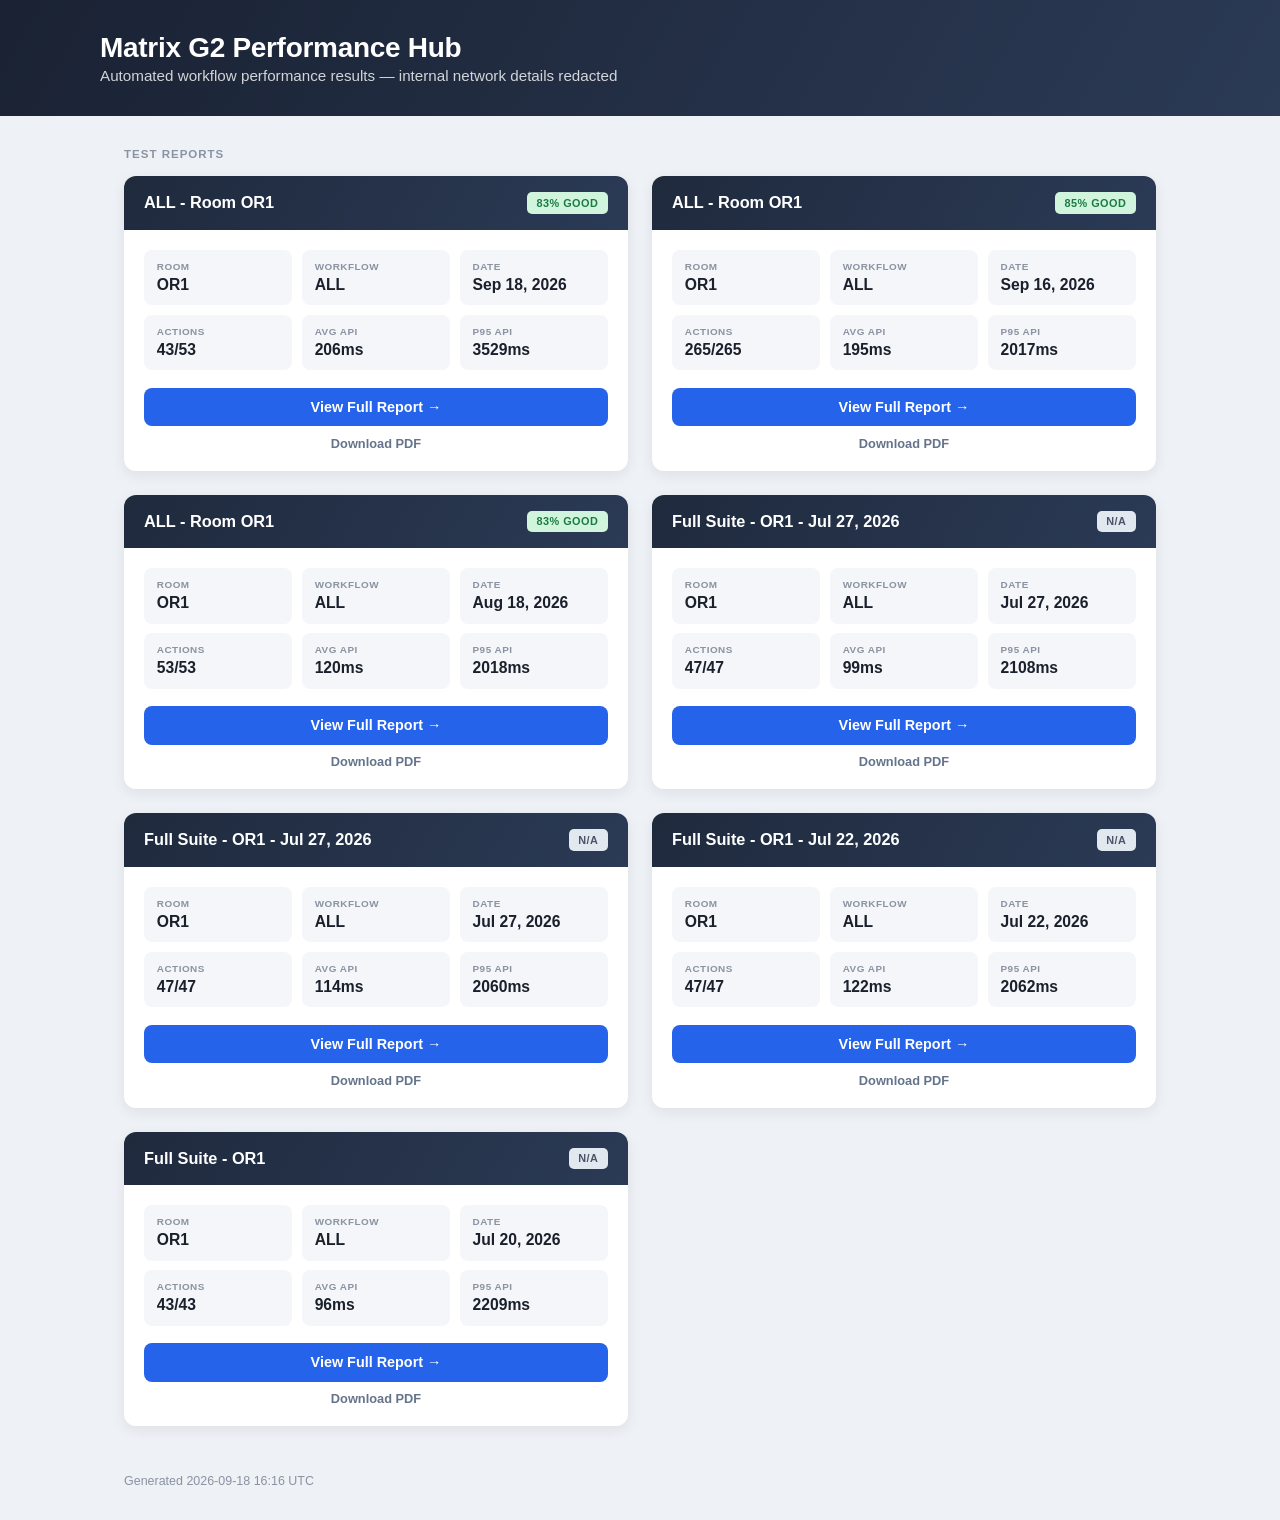
<file: index.html>
<!DOCTYPE html>
<html lang="en">
<head>
    <meta charset="UTF-8">
    <meta name="viewport" content="width=device-width, initial-scale=1.0">
    <title>Matrix G2 Performance Hub</title>
    <style>
        * { margin: 0; padding: 0; box-sizing: border-box; }
        body { font-family: 'Inter', -apple-system, BlinkMacSystemFont, 'Segoe UI', Arial, sans-serif; background: #eef1f5; color: #1a202c; }
        .hub-header { background: linear-gradient(120deg, #1a2233 0%, #2b3a55 100%); color: #fff; padding: 2rem 1.5rem; }
        .hub-header-inner { max-width: 1080px; margin: 0 auto; display: flex; align-items: center; gap: 1rem; }
        .hub-header h1 { font-size: 1.75rem; font-weight: 800; letter-spacing: -0.3px; }
        .hub-header p { opacity: 0.8; font-size: 0.95rem; margin-top: 0.2rem; }
        .container { max-width: 1080px; margin: 0 auto; padding: 2rem 1.5rem 3rem; }
        .section-label { font-size: 0.72rem; font-weight: 800; letter-spacing: 1px; text-transform: uppercase; color: #8a93a2; margin-bottom: 1rem; }
        .grid { display: grid; grid-template-columns: repeat(auto-fill, minmax(420px, 1fr)); gap: 1.5rem; }
        .card { background: #fff; border-radius: 12px; overflow: hidden; box-shadow: 0 4px 14px rgba(20,30,50,0.08); transition: transform 0.15s, box-shadow 0.15s; }
        .card:hover { transform: translateY(-2px); box-shadow: 0 10px 26px rgba(20,30,50,0.14); }
        .card-header { background: linear-gradient(120deg, #1f2a3d 0%, #2b3a55 100%); color: #fff; padding: 1rem 1.25rem; display: flex; justify-content: space-between; align-items: center; gap: 0.75rem; }
        .card-title { font-size: 1.02rem; font-weight: 700; }
        .badge { display: inline-block; padding: 0.3rem 0.6rem; border-radius: 5px; font-size: 0.68rem; font-weight: 800; text-transform: uppercase; letter-spacing: 0.5px; white-space: nowrap; }
        .badge-pass { background: #d1f4dd; color: #1a7a42; }
        .badge-warn { background: #fdf0d1; color: #9a6a00; }
        .badge-fail { background: #fdd8d8; color: #b02525; }
        .badge-unknown { background: #e2e8f0; color: #4a5568; }
        .card-body { padding: 1.25rem; }
        .metrics { display: grid; grid-template-columns: repeat(3, 1fr); gap: 0.6rem; margin-bottom: 1.1rem; }
        .metric { background: #f4f6f9; border-radius: 8px; padding: 0.7rem 0.8rem; display: flex; flex-direction: column; gap: 0.25rem; }
        .m-label { font-size: 0.62rem; font-weight: 700; letter-spacing: 0.5px; text-transform: uppercase; color: #8a93a2; }
        .m-value { font-size: 0.98rem; font-weight: 700; color: #1a202c; }
        .btn { display: block; text-align: center; text-decoration: none; padding: 0.7rem 1rem; border-radius: 8px; font-weight: 700; font-size: 0.9rem; background: #2563eb; color: #fff; }
        .btn:hover { background: #1d4ed8; }
        .pdf-link { display: block; text-align: center; margin-top: 0.6rem; font-size: 0.8rem; font-weight: 600; color: #64748b; text-decoration: none; }
        .pdf-link:hover { color: #2563eb; }
        .empty { color: #64748b; }
        .footer { max-width: 1080px; margin: 0 auto; padding: 0 1.5rem 2rem; color: #8a93a2; font-size: 0.78rem; }
        @media (max-width: 520px) { .grid { grid-template-columns: 1fr; } }
    </style>
</head>
<body>
    <header class="hub-header">
        <div class="hub-header-inner">
            <div>
                <h1>Matrix G2 Performance Hub</h1>
                <p>Automated workflow performance results &mdash; internal network details redacted</p>
            </div>
        </div>
    </header>
    <main class="container">
        <div class="section-label">Test Reports</div>
        <div class="grid">
        <div class="card">
            <div class="card-header">
                <span class="card-title">ALL - Room OR1</span>
                <span class="badge badge-pass">83% GOOD</span>
            </div>
            <div class="card-body">
                <div class="metrics"><div class="metric"><span class="m-label">Room</span><span class="m-value">OR1</span></div><div class="metric"><span class="m-label">Workflow</span><span class="m-value">ALL</span></div><div class="metric"><span class="m-label">Date</span><span class="m-value">Sep 18, 2026</span></div><div class="metric"><span class="m-label">Actions</span><span class="m-value">43/53</span></div><div class="metric"><span class="m-label">Avg API</span><span class="m-value">206ms</span></div><div class="metric"><span class="m-label">P95 API</span><span class="m-value">3529ms</span></div></div>
                <a class="btn" href="reports/all_OR1_2026-09-18_09-06-38/report.html">View Full Report &rarr;</a>
                <a class="pdf-link" href="reports/all_OR1_2026-09-18_09-06-38/report.pdf">Download PDF</a>
            </div>
        </div>
        <div class="card">
            <div class="card-header">
                <span class="card-title">ALL - Room OR1</span>
                <span class="badge badge-pass">85% GOOD</span>
            </div>
            <div class="card-body">
                <div class="metrics"><div class="metric"><span class="m-label">Room</span><span class="m-value">OR1</span></div><div class="metric"><span class="m-label">Workflow</span><span class="m-value">ALL</span></div><div class="metric"><span class="m-label">Date</span><span class="m-value">Sep 16, 2026</span></div><div class="metric"><span class="m-label">Actions</span><span class="m-value">265/265</span></div><div class="metric"><span class="m-label">Avg API</span><span class="m-value">195ms</span></div><div class="metric"><span class="m-label">P95 API</span><span class="m-value">2017ms</span></div></div>
                <a class="btn" href="reports/all_OR1_2026-09-16_08-59-29/report.html">View Full Report &rarr;</a>
                <a class="pdf-link" href="reports/all_OR1_2026-09-16_08-59-29/report.pdf">Download PDF</a>
            </div>
        </div>
        <div class="card">
            <div class="card-header">
                <span class="card-title">ALL - Room OR1</span>
                <span class="badge badge-pass">83% GOOD</span>
            </div>
            <div class="card-body">
                <div class="metrics"><div class="metric"><span class="m-label">Room</span><span class="m-value">OR1</span></div><div class="metric"><span class="m-label">Workflow</span><span class="m-value">ALL</span></div><div class="metric"><span class="m-label">Date</span><span class="m-value">Aug 18, 2026</span></div><div class="metric"><span class="m-label">Actions</span><span class="m-value">53/53</span></div><div class="metric"><span class="m-label">Avg API</span><span class="m-value">120ms</span></div><div class="metric"><span class="m-label">P95 API</span><span class="m-value">2018ms</span></div></div>
                <a class="btn" href="reports/all_OR1_2026-08-18_09-01-41/report.html">View Full Report &rarr;</a>
                <a class="pdf-link" href="reports/all_OR1_2026-08-18_09-01-41/report.pdf">Download PDF</a>
            </div>
        </div>
        <div class="card">
            <div class="card-header">
                <span class="card-title">Full Suite - OR1 - Jul 27, 2026</span>
                <span class="badge badge-unknown">N/A</span>
            </div>
            <div class="card-body">
                <div class="metrics"><div class="metric"><span class="m-label">Room</span><span class="m-value">OR1</span></div><div class="metric"><span class="m-label">Workflow</span><span class="m-value">ALL</span></div><div class="metric"><span class="m-label">Date</span><span class="m-value">Jul 27, 2026</span></div><div class="metric"><span class="m-label">Actions</span><span class="m-value">47/47</span></div><div class="metric"><span class="m-label">Avg API</span><span class="m-value">99ms</span></div><div class="metric"><span class="m-label">P95 API</span><span class="m-value">2108ms</span></div></div>
                <a class="btn" href="reports/all_OR1_2026-07-27_15-52-54/report.html">View Full Report &rarr;</a>
                <a class="pdf-link" href="reports/all_OR1_2026-07-27_15-52-54/report.pdf">Download PDF</a>
            </div>
        </div>
        <div class="card">
            <div class="card-header">
                <span class="card-title">Full Suite - OR1 - Jul 27, 2026</span>
                <span class="badge badge-unknown">N/A</span>
            </div>
            <div class="card-body">
                <div class="metrics"><div class="metric"><span class="m-label">Room</span><span class="m-value">OR1</span></div><div class="metric"><span class="m-label">Workflow</span><span class="m-value">ALL</span></div><div class="metric"><span class="m-label">Date</span><span class="m-value">Jul 27, 2026</span></div><div class="metric"><span class="m-label">Actions</span><span class="m-value">47/47</span></div><div class="metric"><span class="m-label">Avg API</span><span class="m-value">114ms</span></div><div class="metric"><span class="m-label">P95 API</span><span class="m-value">2060ms</span></div></div>
                <a class="btn" href="reports/all_OR1_2026-07-27_15-41-41/report.html">View Full Report &rarr;</a>
                <a class="pdf-link" href="reports/all_OR1_2026-07-27_15-41-41/report.pdf">Download PDF</a>
            </div>
        </div>
        <div class="card">
            <div class="card-header">
                <span class="card-title">Full Suite - OR1 - Jul 22, 2026</span>
                <span class="badge badge-unknown">N/A</span>
            </div>
            <div class="card-body">
                <div class="metrics"><div class="metric"><span class="m-label">Room</span><span class="m-value">OR1</span></div><div class="metric"><span class="m-label">Workflow</span><span class="m-value">ALL</span></div><div class="metric"><span class="m-label">Date</span><span class="m-value">Jul 22, 2026</span></div><div class="metric"><span class="m-label">Actions</span><span class="m-value">47/47</span></div><div class="metric"><span class="m-label">Avg API</span><span class="m-value">122ms</span></div><div class="metric"><span class="m-label">P95 API</span><span class="m-value">2062ms</span></div></div>
                <a class="btn" href="reports/all_OR1_2026-07-22_09-29-45/report.html">View Full Report &rarr;</a>
                <a class="pdf-link" href="reports/all_OR1_2026-07-22_09-29-45/report.pdf">Download PDF</a>
            </div>
        </div>
        <div class="card">
            <div class="card-header">
                <span class="card-title">Full Suite - OR1</span>
                <span class="badge badge-unknown">N/A</span>
            </div>
            <div class="card-body">
                <div class="metrics"><div class="metric"><span class="m-label">Room</span><span class="m-value">OR1</span></div><div class="metric"><span class="m-label">Workflow</span><span class="m-value">ALL</span></div><div class="metric"><span class="m-label">Date</span><span class="m-value">Jul 20, 2026</span></div><div class="metric"><span class="m-label">Actions</span><span class="m-value">43/43</span></div><div class="metric"><span class="m-label">Avg API</span><span class="m-value">96ms</span></div><div class="metric"><span class="m-label">P95 API</span><span class="m-value">2209ms</span></div></div>
                <a class="btn" href="reports/all_OR1_2026-07-20_09-17-33/report.html">View Full Report &rarr;</a>
                <a class="pdf-link" href="reports/all_OR1_2026-07-20_09-17-33/report.pdf">Download PDF</a>
            </div>
        </div></div>
        
    </main>
    <div class="footer">Generated 2026-09-18 16:16 UTC</div>
</body>
</html>
</file>
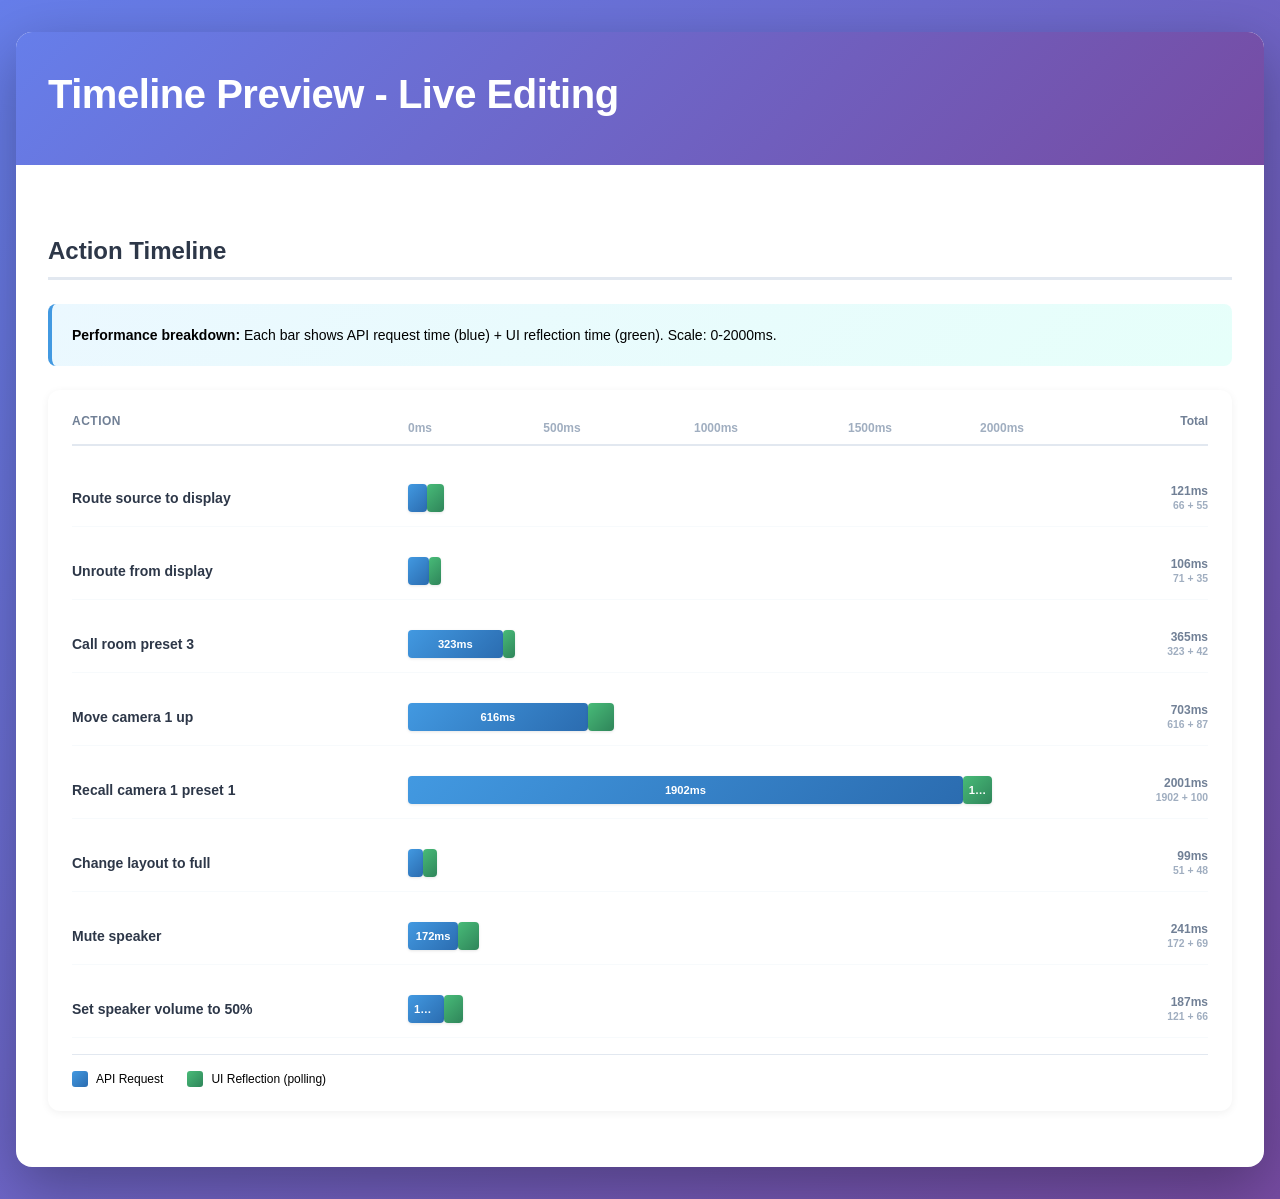
<file: timeline_preview.html>
<!DOCTYPE html>
<html lang="en">
<head>
    <meta charset="UTF-8">
    <meta name="viewport" content="width=device-width, initial-scale=1.0">
    <title>Timeline Preview</title>
    <style>
        * { margin: 0; padding: 0; box-sizing: border-box; }
        body { font-family: 'Inter', -apple-system, BlinkMacSystemFont, 'Segoe UI', Arial, sans-serif; background: linear-gradient(135deg, #667eea 0%, #764ba2 100%); min-height: 100vh; padding: 2rem 1rem; }
        .container { max-width: 1400px; margin: 0 auto; background: #ffffff; border-radius: 16px; box-shadow: 0 20px 60px rgba(0,0,0,0.3); overflow: hidden; }
        .header { background: linear-gradient(135deg, #667eea 0%, #764ba2 100%); color: #fff; padding: 2.5rem 2rem; }
        .header h1 { font-size: 2.5rem; font-weight: 700; margin-bottom: 0.5rem; letter-spacing: -0.5px; }
        .content { padding: 2rem; }
        h2 { color: #2d3748; font-size: 1.5rem; font-weight: 700; margin: 2.5rem 0 1.5rem 0; padding-bottom: 0.75rem; border-bottom: 3px solid #e2e8f0; }
        .section-note { background: linear-gradient(135deg, #ebf8ff 0%, #e6fffa 100%); padding: 1.25rem; border-radius: 8px; margin-bottom: 1.5rem; border-left: 4px solid #4299e1; font-size: 0.875rem; line-height: 1.6; }
        .timeline { margin: 1.5rem 0; background: #fff; padding: 1.5rem; border-radius: 12px; box-shadow: 0 2px 8px rgba(0,0,0,0.06); }
        .timeline-header { display: flex; align-items: center; margin-bottom: 1.5rem; padding-bottom: 1rem; border-bottom: 2px solid #e2e8f0; }
        .timeline-header-label { width: 320px; font-size: 0.75rem; font-weight: 700; color: #718096; text-transform: uppercase; letter-spacing: 0.5px; }
        .timeline-header-scale { flex: 1; display: flex; font-size: 0.75rem; color: #a0aec0; font-weight: 600; padding: 0 1rem; position: relative; }
        .timeline-header-scale span { position: absolute; transform: translateX(-50%); }
        .timeline-header-scale span:nth-child(1) { left: 1rem; transform: translateX(0); }
        .timeline-header-scale span:nth-child(2) { left: calc(1rem + 25%); }
        .timeline-header-scale span:nth-child(3) { left: calc(1rem + 50%); }
        .timeline-header-scale span:nth-child(4) { left: calc(1rem + 75%); }
        .timeline-header-scale span:nth-child(5) { left: calc(1rem + 100%); transform: translateX(-100%); }
        .timeline-row { display: flex; align-items: center; margin-bottom: 1rem; padding: 0.5rem 0; border-bottom: 1px solid #f7fafc; }
        .timeline-row:last-child { border-bottom: none; }
        .timeline-row:hover { background: #f7fafc; margin: 0 -1rem 1rem -1rem; padding: 0.5rem 1rem; border-radius: 6px; }
        .timeline-label { width: 320px; font-size: 0.875rem; font-weight: 600; color: #2d3748; padding-right: 1.5rem; line-height: 1.4; }
        .timeline-track { flex: 1; position: relative; height: 40px; display: flex; align-items: center; padding: 0 1rem; }
        .timeline-bars { position: relative; width: 100%; height: 28px; display: flex; }
        .timeline-bar { height: 28px; display: flex; align-items: center; justify-content: center; font-size: 0.7rem; font-weight: 700; color: #fff; border-radius: 4px; box-shadow: 0 1px 3px rgba(0,0,0,0.1); transition: transform 0.2s, box-shadow 0.2s; }
        .timeline-bar:hover { transform: translateY(-1px); box-shadow: 0 2px 6px rgba(0,0,0,0.15); }
        .timeline-bar-text { white-space: nowrap; overflow: hidden; text-overflow: ellipsis; padding: 0 6px; }
        .timeline-times { min-width: 200px; font-size: 0.75rem; color: #718096; padding-left: 1.5rem; font-weight: 600; text-align: right; }
        .bar-api { background: linear-gradient(135deg, #4299e1 0%, #2b6cb0 100%); }
        .bar-ui { background: linear-gradient(135deg, #48bb78 0%, #2f855a 100%); }
        .timeline-legend { display: flex; gap: 1.5rem; margin-top: 1rem; padding-top: 1rem; border-top: 1px solid #e2e8f0; font-size: 0.75rem; }
        .timeline-legend-item { display: flex; align-items: center; gap: 0.5rem; }
        .timeline-legend-box { width: 16px; height: 16px; border-radius: 3px; }
    </style>
</head>
<body>
    <div class="container">
        <div class="header">
            <h1>Timeline Preview - Live Editing</h1>
        </div>
        <div class="content">
            <h2>Action Timeline</h2>
            <div class="section-note">
                <strong>Performance breakdown:</strong> Each bar shows API request time (blue) + UI reflection time (green). Scale: 0-2000ms.
            </div>
            <div class="timeline">
                <div class="timeline-header">
                    <div class="timeline-header-label">Action</div>
                    <div class="timeline-header-scale">
                        <span>0ms</span>
                        <span>500ms</span>
                        <span>1000ms</span>
                        <span>1500ms</span>
                        <span>2000ms</span>
                    </div>
                    <div class="timeline-times" style="text-align: right; padding-left: 1.5rem;">Total</div>
                </div>
                
                <div class="timeline-row">
                    <div class="timeline-label" title="Route source to display">Route source to display</div>
                    <div class="timeline-track">
                        <div class="timeline-bars">
                            <div class="timeline-bar bar-api" style="width: 3.3%;" title="API: 66ms">
                                <span class="timeline-bar-text"></span>
                            </div>
                            <div class="timeline-bar bar-ui" style="width: 2.8%;" title="UI reflection: 55ms">
                                <span class="timeline-bar-text"></span>
                            </div>
                        </div>
                    </div>
                    <div class="timeline-times">121ms<br><span style="font-size: 0.65rem; color: #a0aec0;">66 + 55</span></div>
                </div>

                <div class="timeline-row">
                    <div class="timeline-label" title="Unroute from display">Unroute from display</div>
                    <div class="timeline-track">
                        <div class="timeline-bars">
                            <div class="timeline-bar bar-api" style="width: 3.6%;" title="API: 71ms">
                                <span class="timeline-bar-text"></span>
                            </div>
                            <div class="timeline-bar bar-ui" style="width: 2.0%;" title="UI reflection: 35ms">
                                <span class="timeline-bar-text"></span>
                            </div>
                        </div>
                    </div>
                    <div class="timeline-times">106ms<br><span style="font-size: 0.65rem; color: #a0aec0;">71 + 35</span></div>
                </div>

                <div class="timeline-row">
                    <div class="timeline-label" title="Call room preset 3">Call room preset 3</div>
                    <div class="timeline-track">
                        <div class="timeline-bars">
                            <div class="timeline-bar bar-api" style="width: 16.2%;" title="API: 323ms">
                                <span class="timeline-bar-text">323ms</span>
                            </div>
                            <div class="timeline-bar bar-ui" style="width: 2.1%;" title="UI reflection: 42ms">
                                <span class="timeline-bar-text"></span>
                            </div>
                        </div>
                    </div>
                    <div class="timeline-times">365ms<br><span style="font-size: 0.65rem; color: #a0aec0;">323 + 42</span></div>
                </div>

                <div class="timeline-row">
                    <div class="timeline-label" title="Move camera 1 up">Move camera 1 up</div>
                    <div class="timeline-track">
                        <div class="timeline-bars">
                            <div class="timeline-bar bar-api" style="width: 30.8%;" title="API: 616ms">
                                <span class="timeline-bar-text">616ms</span>
                            </div>
                            <div class="timeline-bar bar-ui" style="width: 4.4%;" title="UI reflection: 87ms">
                                <span class="timeline-bar-text"></span>
                            </div>
                        </div>
                    </div>
                    <div class="timeline-times">703ms<br><span style="font-size: 0.65rem; color: #a0aec0;">616 + 87</span></div>
                </div>

                <div class="timeline-row">
                    <div class="timeline-label" title="Recall camera 1 preset 1">Recall camera 1 preset 1</div>
                    <div class="timeline-track">
                        <div class="timeline-bars">
                            <div class="timeline-bar bar-api" style="width: 95.1%;" title="API: 1902ms">
                                <span class="timeline-bar-text">1902ms</span>
                            </div>
                            <div class="timeline-bar bar-ui" style="width: 5.0%;" title="UI reflection: 100ms">
                                <span class="timeline-bar-text">100ms</span>
                            </div>
                        </div>
                    </div>
                    <div class="timeline-times">2001ms<br><span style="font-size: 0.65rem; color: #a0aec0;">1902 + 100</span></div>
                </div>

                <div class="timeline-row">
                    <div class="timeline-label" title="Change layout to full">Change layout to full</div>
                    <div class="timeline-track">
                        <div class="timeline-bars">
                            <div class="timeline-bar bar-api" style="width: 2.6%;" title="API: 51ms">
                                <span class="timeline-bar-text"></span>
                            </div>
                            <div class="timeline-bar bar-ui" style="width: 2.4%;" title="UI reflection: 48ms">
                                <span class="timeline-bar-text"></span>
                            </div>
                        </div>
                    </div>
                    <div class="timeline-times">99ms<br><span style="font-size: 0.65rem; color: #a0aec0;">51 + 48</span></div>
                </div>

                <div class="timeline-row">
                    <div class="timeline-label" title="Mute speaker">Mute speaker</div>
                    <div class="timeline-track">
                        <div class="timeline-bars">
                            <div class="timeline-bar bar-api" style="width: 8.6%;" title="API: 172ms">
                                <span class="timeline-bar-text">172ms</span>
                            </div>
                            <div class="timeline-bar bar-ui" style="width: 3.5%;" title="UI reflection: 69ms">
                                <span class="timeline-bar-text"></span>
                            </div>
                        </div>
                    </div>
                    <div class="timeline-times">241ms<br><span style="font-size: 0.65rem; color: #a0aec0;">172 + 69</span></div>
                </div>

                <div class="timeline-row">
                    <div class="timeline-label" title="Set speaker volume to 50%">Set speaker volume to 50%</div>
                    <div class="timeline-track">
                        <div class="timeline-bars">
                            <div class="timeline-bar bar-api" style="width: 6.1%;" title="API: 121ms">
                                <span class="timeline-bar-text">121ms</span>
                            </div>
                            <div class="timeline-bar bar-ui" style="width: 3.3%;" title="UI reflection: 66ms">
                                <span class="timeline-bar-text"></span>
                            </div>
                        </div>
                    </div>
                    <div class="timeline-times">187ms<br><span style="font-size: 0.65rem; color: #a0aec0;">121 + 66</span></div>
                </div>

                <div class="timeline-legend">
                    <div class="timeline-legend-item">
                        <div class="timeline-legend-box" style="background: linear-gradient(135deg, #4299e1 0%, #2b6cb0 100%);"></div>
                        <span>API Request</span>
                    </div>
                    <div class="timeline-legend-item">
                        <div class="timeline-legend-box" style="background: linear-gradient(135deg, #48bb78 0%, #2f855a 100%);"></div>
                        <span>UI Reflection (polling)</span>
                    </div>
                </div>
            </div>
        </div>
    </div>
</body>
</html>
</file>
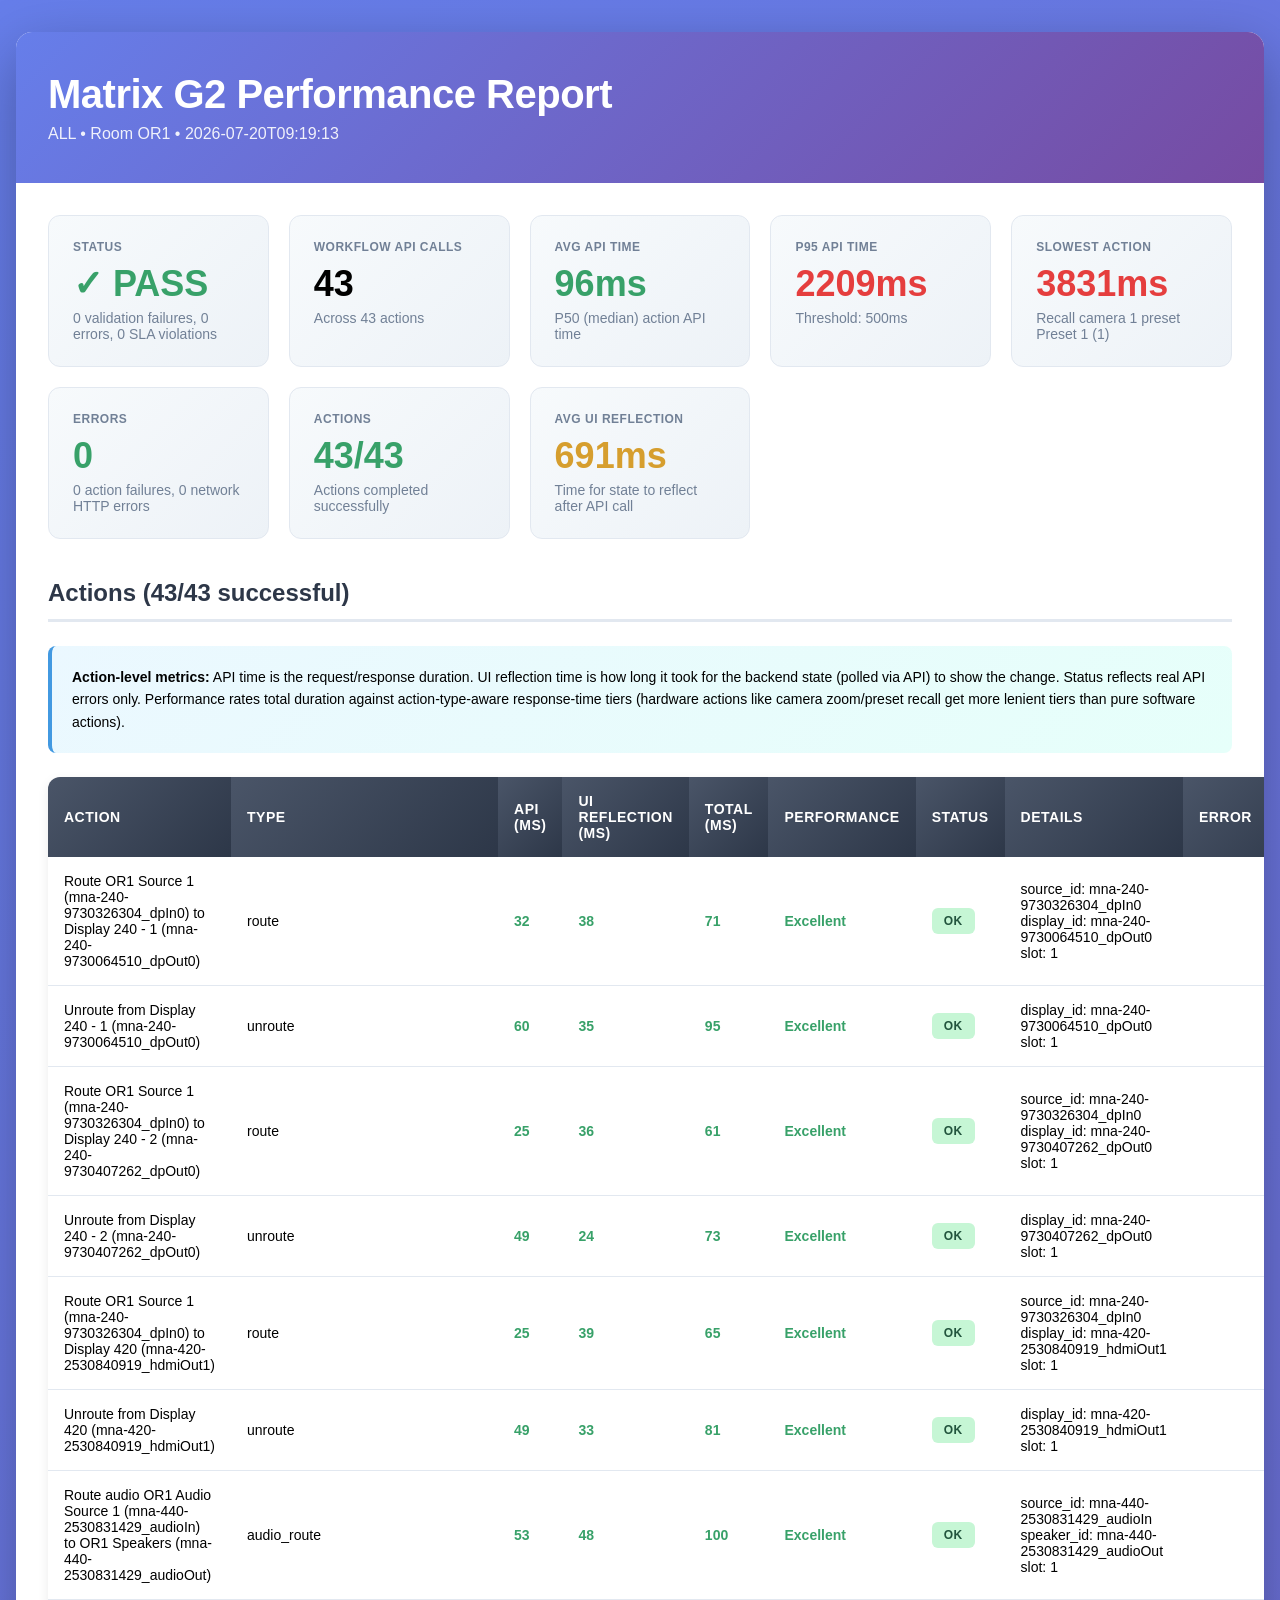
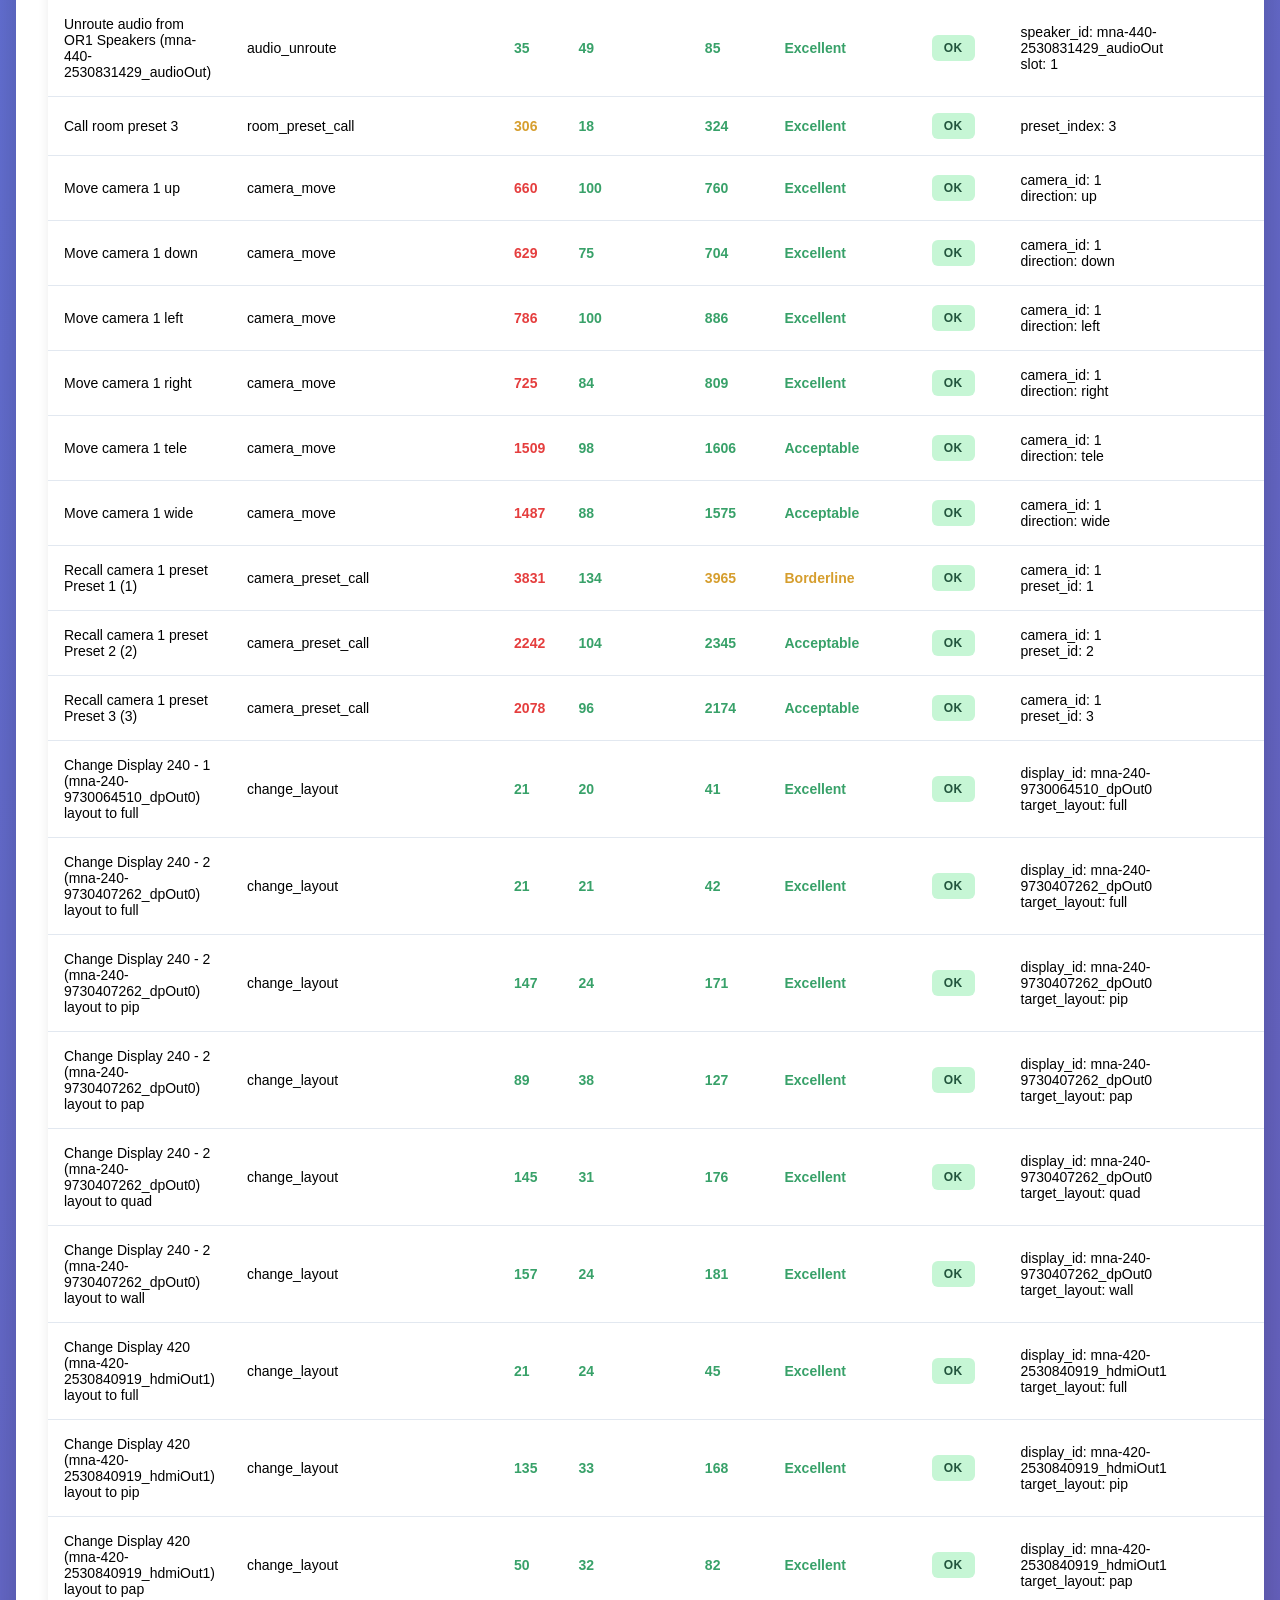
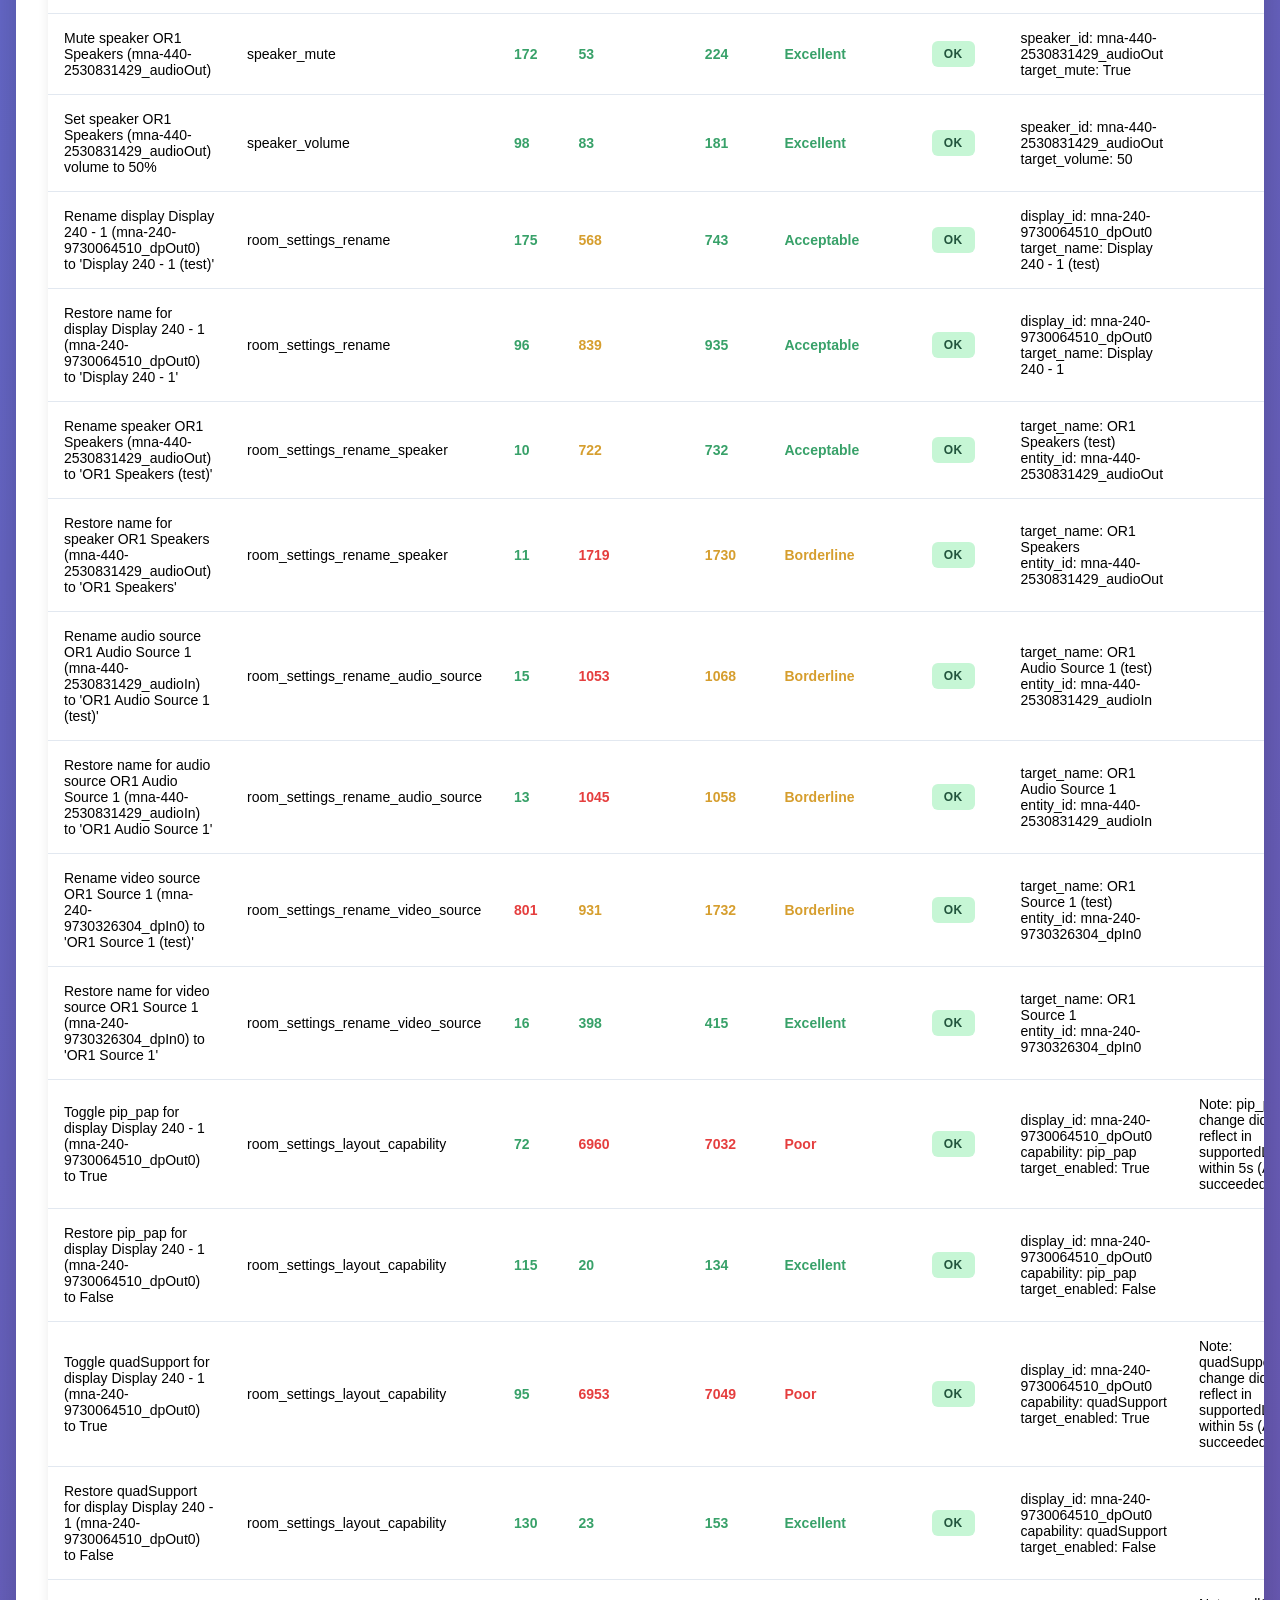
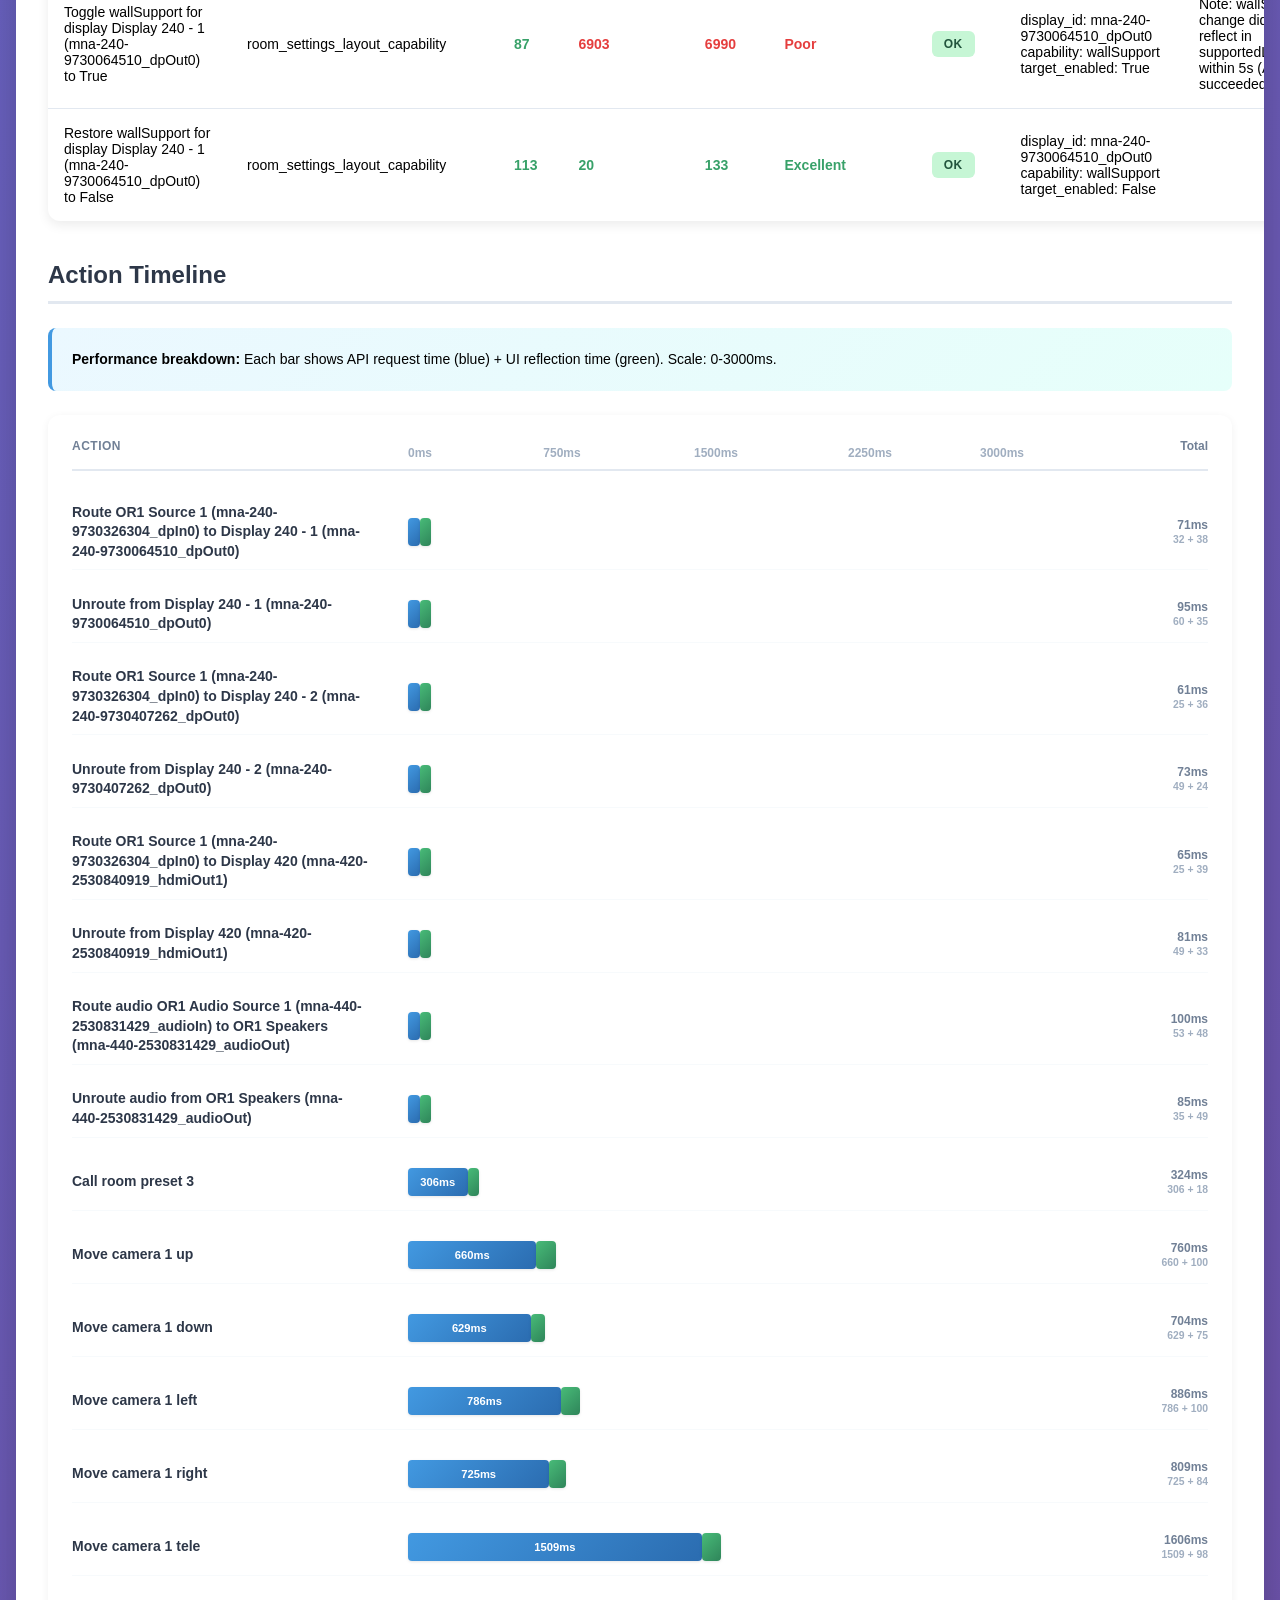
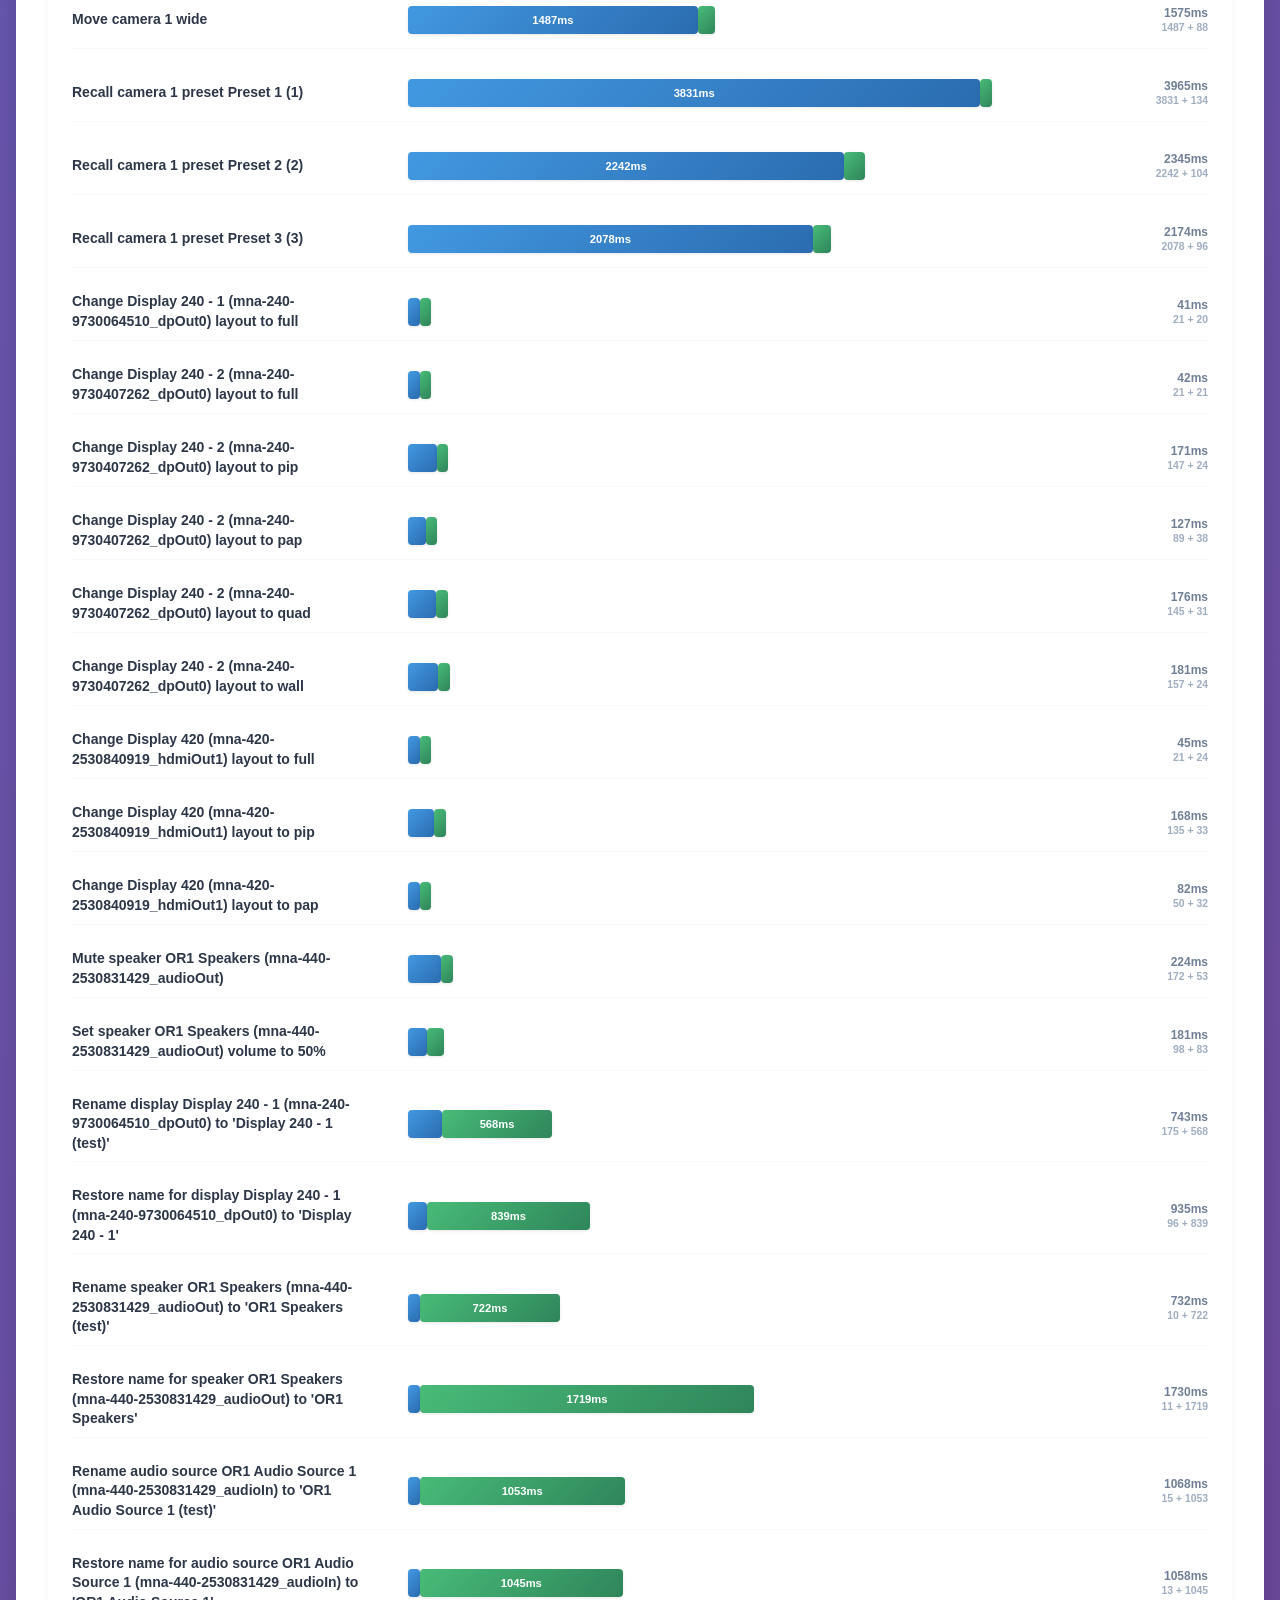
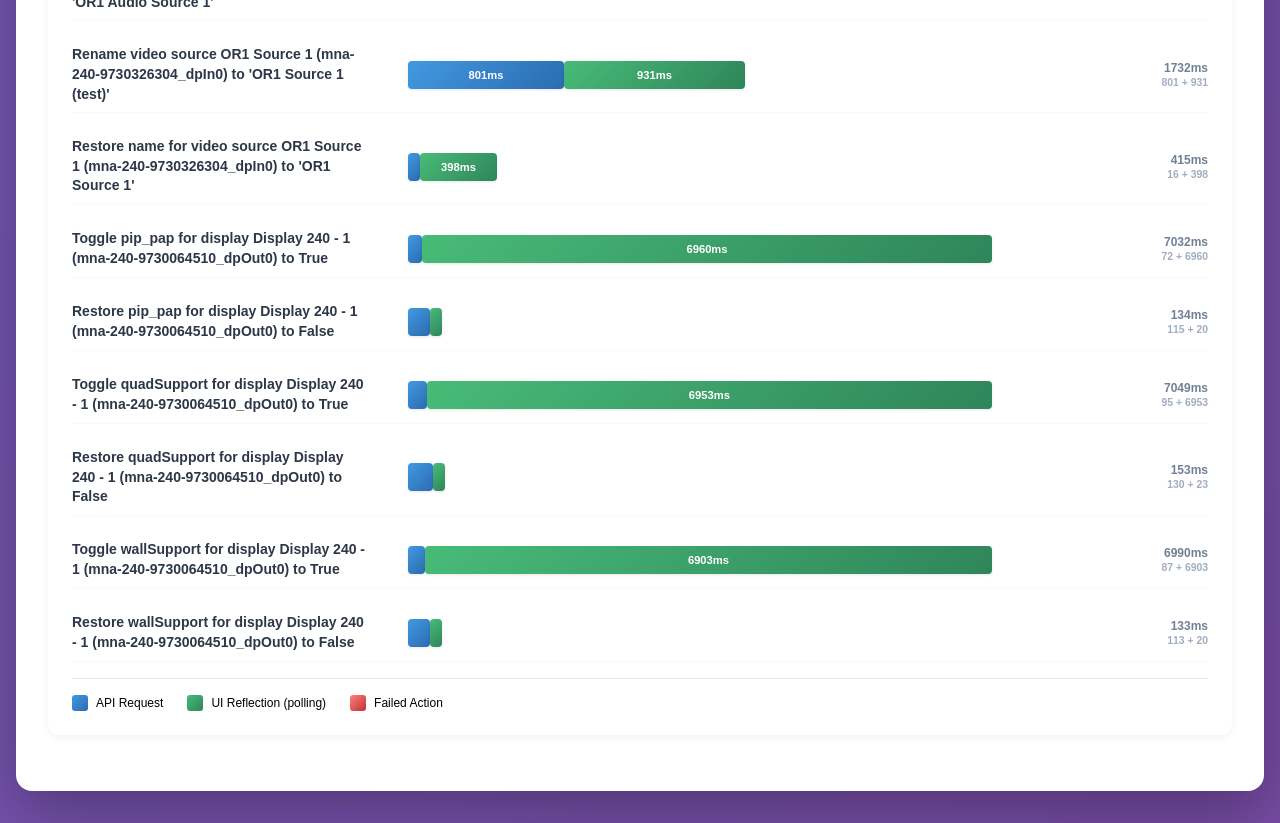
<file: reports/all_OR1_2026-07-20_09-17-33/report.html>
<!DOCTYPE html>
<html lang="en">
<head>
    <meta charset="UTF-8">
    <meta name="viewport" content="width=device-width, initial-scale=1.0">
    <title>Matrix G2 Performance Report</title>
    <style>
        * { margin: 0; padding: 0; box-sizing: border-box; }
        body { font-family: 'Inter', -apple-system, BlinkMacSystemFont, 'Segoe UI', Arial, sans-serif; background: linear-gradient(135deg, #667eea 0%, #764ba2 100%); min-height: 100vh; padding: 2rem 1rem; }
        .container { max-width: 1400px; margin: 0 auto; background: #ffffff; border-radius: 16px; box-shadow: 0 20px 60px rgba(0,0,0,0.3); overflow: hidden; }
        .header { background: linear-gradient(135deg, #667eea 0%, #764ba2 100%); color: #fff; padding: 2.5rem 2rem; }
        .header h1 { font-size: 2.5rem; font-weight: 700; margin-bottom: 0.5rem; letter-spacing: -0.5px; }
        .header .meta { font-size: 1rem; opacity: 0.9; font-weight: 500; }
        .content { padding: 2rem; }
        h2 { color: #2d3748; font-size: 1.5rem; font-weight: 700; margin: 2.5rem 0 1.5rem 0; padding-bottom: 0.75rem; border-bottom: 3px solid #e2e8f0; }
        .summary-grid { display: grid; grid-template-columns: repeat(auto-fit, minmax(200px, 1fr)); gap: 1.25rem; margin-bottom: 2.5rem; }
        .summary-card { background: linear-gradient(135deg, #f7fafc 0%, #edf2f7 100%); padding: 1.5rem; border-radius: 12px; border: 1px solid #e2e8f0; transition: transform 0.2s, box-shadow 0.2s; }
        .summary-card:hover { transform: translateY(-2px); box-shadow: 0 8px 16px rgba(0,0,0,0.1); }
        .summary-card h3 { font-size: 0.75rem; color: #718096; text-transform: uppercase; letter-spacing: 0.5px; font-weight: 700; margin-bottom: 0.75rem; }
        .summary-card .value { font-size: 2.25rem; font-weight: 800; line-height: 1; margin-bottom: 0.5rem; }
        .summary-card .subtext { font-size: 0.875rem; color: #718096; }
        .status-pass { color: #38a169; }
        .status-fail { color: #e53e3e; }
        .status-warn { color: #d69e2e; }
        table { width: 100%; border-collapse: separate; border-spacing: 0; background: #fff; border-radius: 12px; overflow: hidden; box-shadow: 0 4px 12px rgba(0,0,0,0.08); margin-bottom: 2rem; }
        th { background: linear-gradient(135deg, #4a5568 0%, #2d3748 100%); color: #fff; padding: 1rem; text-align: left; font-size: 0.875rem; font-weight: 700; text-transform: uppercase; letter-spacing: 0.5px; }
        td { padding: 1rem; font-size: 0.875rem; border-bottom: 1px solid #e2e8f0; word-wrap: break-word; overflow-wrap: break-word; max-width: 320px; }
        tr:last-child td { border-bottom: none; }
        tr:hover { background: #f7fafc; }
        .metric-good { color: #38a169; font-weight: 700; }
        .metric-warn { color: #d69e2e; font-weight: 700; }
        .metric-bad { color: #e53e3e; font-weight: 700; }
        .badge { display: inline-block; padding: 0.375rem 0.75rem; border-radius: 6px; font-size: 0.75rem; font-weight: 700; text-transform: uppercase; letter-spacing: 0.5px; }
        .badge-success { background: #c6f6d5; color: #22543d; }
        .badge-danger { background: #fed7d7; color: #742a2a; }
        .section-note { background: linear-gradient(135deg, #ebf8ff 0%, #e6fffa 100%); padding: 1.25rem; border-radius: 8px; margin-bottom: 1.5rem; border-left: 4px solid #4299e1; font-size: 0.875rem; line-height: 1.6; }
        .timeline { margin: 1.5rem 0; background: #fff; padding: 1.5rem; border-radius: 12px; box-shadow: 0 2px 8px rgba(0,0,0,0.06); }
        .timeline-header { display: flex; align-items: center; margin-bottom: 1.5rem; padding-bottom: 1rem; border-bottom: 2px solid #e2e8f0; }
        .timeline-header-label { width: 320px; font-size: 0.75rem; font-weight: 700; color: #718096; text-transform: uppercase; letter-spacing: 0.5px; }
        .timeline-header-scale { flex: 1; display: flex; font-size: 0.75rem; color: #a0aec0; font-weight: 600; padding: 0 1rem; position: relative; }
        .timeline-header-scale span { position: absolute; transform: translateX(-50%); }
        .timeline-header-scale span:nth-child(1) { left: 1rem; transform: translateX(0); }
        .timeline-header-scale span:nth-child(2) { left: calc(1rem + 25%); }
        .timeline-header-scale span:nth-child(3) { left: calc(1rem + 50%); }
        .timeline-header-scale span:nth-child(4) { left: calc(1rem + 75%); }
        .timeline-header-scale span:nth-child(5) { left: calc(1rem + 100%); transform: translateX(-100%); }
        .timeline-row { display: flex; align-items: center; margin-bottom: 1rem; padding: 0.5rem 0; border-bottom: 1px solid #f7fafc; }
        .timeline-row:last-child { border-bottom: none; }
        .timeline-row:hover { background: #f7fafc; margin: 0 -1rem 1rem -1rem; padding: 0.5rem 1rem; border-radius: 6px; }
        .timeline-label { width: 320px; font-size: 0.875rem; font-weight: 600; color: #2d3748; padding-right: 1.5rem; line-height: 1.4; }
        .timeline-track { flex: 1; position: relative; height: 40px; display: flex; align-items: center; padding: 0 1rem; }
        .timeline-bars { position: relative; width: 100%; height: 28px; display: flex; }
        .timeline-bar { height: 28px; display: flex; align-items: center; justify-content: center; font-size: 0.7rem; font-weight: 700; color: #fff; border-radius: 4px; box-shadow: 0 1px 3px rgba(0,0,0,0.1); transition: transform 0.2s, box-shadow 0.2s; }
        .timeline-bar:hover { transform: translateY(-1px); box-shadow: 0 2px 6px rgba(0,0,0,0.15); }
        .timeline-bar-text { white-space: nowrap; overflow: hidden; text-overflow: ellipsis; padding: 0 6px; }
        .timeline-times { min-width: 200px; font-size: 0.75rem; color: #718096; padding-left: 1.5rem; font-weight: 600; text-align: right; }
        .bar-api { background: linear-gradient(135deg, #4299e1 0%, #2b6cb0 100%); }
        .bar-ui { background: linear-gradient(135deg, #48bb78 0%, #2f855a 100%); }
        .bar-api-violation { background: linear-gradient(135deg, #fc8181 0%, #c53030 100%); }
        .timeline-legend { display: flex; gap: 1.5rem; margin-top: 1rem; padding-top: 1rem; border-top: 1px solid #e2e8f0; font-size: 0.75rem; }
        .timeline-legend-item { display: flex; align-items: center; gap: 0.5rem; }
        .timeline-legend-box { width: 16px; height: 16px; border-radius: 3px; }
    </style>
</head>
<body>
    <div class="container">
        <div class="header">
            <h1>Matrix G2 Performance Report</h1>
            <div class="meta">ALL • Room OR1 • 2026-07-20T09:19:13</div>
        </div>
        <div class="content">
    
    <div class="summary-grid">
        <div class="summary-card">
            <h3>Status</h3>
            <div class="value status-pass">
                ✓ PASS
            </div>
            <div class="subtext">0 validation failures, 0 errors, 0 SLA violations</div>
        </div>
        
        <div class="summary-card">
            <h3>Workflow API Calls</h3>
            <div class="value">43</div>
            <div class="subtext">Across 43 actions</div>
        </div>
        
        <div class="summary-card">
            <h3>Avg API Time</h3>
            <div class="value metric-good">
                96ms
            </div>
            <div class="subtext">P50 (median) action API time</div>
        </div>
        
        <div class="summary-card">
            <h3>P95 API Time</h3>
            <div class="value metric-bad">
                2209ms
            </div>
            <div class="subtext">Threshold: 500ms</div>
        </div>
        
        <div class="summary-card">
            <h3>Slowest Action</h3>
            <div class="value metric-bad">
                3831ms
            </div>
            <div class="subtext">Recall camera 1 preset Preset 1 (1)</div>
        </div>
        
        <div class="summary-card">
            <h3>Errors</h3>
            <div class="value status-pass">
                0
            </div>
            <div class="subtext">0 action failures, 0 network HTTP errors</div>
        </div>
        
        <div class="summary-card">
            <h3>Actions</h3>
            <div class="value status-pass">
                43/43
            </div>
            <div class="subtext">Actions completed successfully</div>
        </div>
        
        <div class="summary-card">
            <h3>Avg UI Reflection</h3>
            <div class="value metric-warn">
                691ms
            </div>
            <div class="subtext">Time for state to reflect after API call</div>
        </div>
    </div>

    
    <h2>Actions (43/43 successful)</h2>
    <div class="section-note">
        <strong>Action-level metrics:</strong> API time is the request/response duration. UI reflection time is how long it took for the backend state (polled via API) to show the change. Status reflects real API errors only. Performance rates total duration against action-type-aware response-time tiers (hardware actions like camera zoom/preset recall get more lenient tiers than pure software actions).
    </div>
    <table>
        <tr><th>Action</th><th>Type</th><th>API (ms)</th><th>UI Reflection (ms)</th><th>Total (ms)</th><th>Performance</th><th>Status</th><th>Details</th><th>Error</th></tr>
        <tr><td>Route OR1 Source 1 (mna-240-9730326304_dpIn0) to Display 240 - 1 (mna-240-9730064510_dpOut0)</td><td>route</td><td class='metric-good'>32</td><td class='metric-good'>38</td><td class='metric-good'>71</td><td class='metric-good'>Excellent</td><td><span class='badge badge-success'>OK</span></td><td>source_id: mna-240-9730326304_dpIn0<br>display_id: mna-240-9730064510_dpOut0<br>slot: 1</td><td></td></tr><tr><td>Unroute from Display 240 - 1 (mna-240-9730064510_dpOut0)</td><td>unroute</td><td class='metric-good'>60</td><td class='metric-good'>35</td><td class='metric-good'>95</td><td class='metric-good'>Excellent</td><td><span class='badge badge-success'>OK</span></td><td>display_id: mna-240-9730064510_dpOut0<br>slot: 1</td><td></td></tr><tr><td>Route OR1 Source 1 (mna-240-9730326304_dpIn0) to Display 240 - 2 (mna-240-9730407262_dpOut0)</td><td>route</td><td class='metric-good'>25</td><td class='metric-good'>36</td><td class='metric-good'>61</td><td class='metric-good'>Excellent</td><td><span class='badge badge-success'>OK</span></td><td>source_id: mna-240-9730326304_dpIn0<br>display_id: mna-240-9730407262_dpOut0<br>slot: 1</td><td></td></tr><tr><td>Unroute from Display 240 - 2 (mna-240-9730407262_dpOut0)</td><td>unroute</td><td class='metric-good'>49</td><td class='metric-good'>24</td><td class='metric-good'>73</td><td class='metric-good'>Excellent</td><td><span class='badge badge-success'>OK</span></td><td>display_id: mna-240-9730407262_dpOut0<br>slot: 1</td><td></td></tr><tr><td>Route OR1 Source 1 (mna-240-9730326304_dpIn0) to Display 420 (mna-420-2530840919_hdmiOut1)</td><td>route</td><td class='metric-good'>25</td><td class='metric-good'>39</td><td class='metric-good'>65</td><td class='metric-good'>Excellent</td><td><span class='badge badge-success'>OK</span></td><td>source_id: mna-240-9730326304_dpIn0<br>display_id: mna-420-2530840919_hdmiOut1<br>slot: 1</td><td></td></tr><tr><td>Unroute from Display 420 (mna-420-2530840919_hdmiOut1)</td><td>unroute</td><td class='metric-good'>49</td><td class='metric-good'>33</td><td class='metric-good'>81</td><td class='metric-good'>Excellent</td><td><span class='badge badge-success'>OK</span></td><td>display_id: mna-420-2530840919_hdmiOut1<br>slot: 1</td><td></td></tr><tr><td>Route audio OR1 Audio Source 1 (mna-440-2530831429_audioIn) to OR1 Speakers (mna-440-2530831429_audioOut)</td><td>audio_route</td><td class='metric-good'>53</td><td class='metric-good'>48</td><td class='metric-good'>100</td><td class='metric-good'>Excellent</td><td><span class='badge badge-success'>OK</span></td><td>source_id: mna-440-2530831429_audioIn<br>speaker_id: mna-440-2530831429_audioOut<br>slot: 1</td><td></td></tr><tr><td>Unroute audio from OR1 Speakers (mna-440-2530831429_audioOut)</td><td>audio_unroute</td><td class='metric-good'>35</td><td class='metric-good'>49</td><td class='metric-good'>85</td><td class='metric-good'>Excellent</td><td><span class='badge badge-success'>OK</span></td><td>speaker_id: mna-440-2530831429_audioOut<br>slot: 1</td><td></td></tr><tr><td>Call room preset 3</td><td>room_preset_call</td><td class='metric-warn'>306</td><td class='metric-good'>18</td><td class='metric-good'>324</td><td class='metric-good'>Excellent</td><td><span class='badge badge-success'>OK</span></td><td>preset_index: 3</td><td></td></tr><tr><td>Move camera 1 up</td><td>camera_move</td><td class='metric-bad'>660</td><td class='metric-good'>100</td><td class='metric-good'>760</td><td class='metric-good'>Excellent</td><td><span class='badge badge-success'>OK</span></td><td>camera_id: 1<br>direction: up</td><td></td></tr><tr><td>Move camera 1 down</td><td>camera_move</td><td class='metric-bad'>629</td><td class='metric-good'>75</td><td class='metric-good'>704</td><td class='metric-good'>Excellent</td><td><span class='badge badge-success'>OK</span></td><td>camera_id: 1<br>direction: down</td><td></td></tr><tr><td>Move camera 1 left</td><td>camera_move</td><td class='metric-bad'>786</td><td class='metric-good'>100</td><td class='metric-good'>886</td><td class='metric-good'>Excellent</td><td><span class='badge badge-success'>OK</span></td><td>camera_id: 1<br>direction: left</td><td></td></tr><tr><td>Move camera 1 right</td><td>camera_move</td><td class='metric-bad'>725</td><td class='metric-good'>84</td><td class='metric-good'>809</td><td class='metric-good'>Excellent</td><td><span class='badge badge-success'>OK</span></td><td>camera_id: 1<br>direction: right</td><td></td></tr><tr><td>Move camera 1 tele</td><td>camera_move</td><td class='metric-bad'>1509</td><td class='metric-good'>98</td><td class='metric-good'>1606</td><td class='metric-good'>Acceptable</td><td><span class='badge badge-success'>OK</span></td><td>camera_id: 1<br>direction: tele</td><td></td></tr><tr><td>Move camera 1 wide</td><td>camera_move</td><td class='metric-bad'>1487</td><td class='metric-good'>88</td><td class='metric-good'>1575</td><td class='metric-good'>Acceptable</td><td><span class='badge badge-success'>OK</span></td><td>camera_id: 1<br>direction: wide</td><td></td></tr><tr><td>Recall camera 1 preset Preset 1 (1)</td><td>camera_preset_call</td><td class='metric-bad'>3831</td><td class='metric-good'>134</td><td class='metric-warn'>3965</td><td class='metric-warn'>Borderline</td><td><span class='badge badge-success'>OK</span></td><td>camera_id: 1<br>preset_id: 1</td><td></td></tr><tr><td>Recall camera 1 preset Preset 2 (2)</td><td>camera_preset_call</td><td class='metric-bad'>2242</td><td class='metric-good'>104</td><td class='metric-good'>2345</td><td class='metric-good'>Acceptable</td><td><span class='badge badge-success'>OK</span></td><td>camera_id: 1<br>preset_id: 2</td><td></td></tr><tr><td>Recall camera 1 preset Preset 3 (3)</td><td>camera_preset_call</td><td class='metric-bad'>2078</td><td class='metric-good'>96</td><td class='metric-good'>2174</td><td class='metric-good'>Acceptable</td><td><span class='badge badge-success'>OK</span></td><td>camera_id: 1<br>preset_id: 3</td><td></td></tr><tr><td>Change Display 240 - 1 (mna-240-9730064510_dpOut0) layout to full</td><td>change_layout</td><td class='metric-good'>21</td><td class='metric-good'>20</td><td class='metric-good'>41</td><td class='metric-good'>Excellent</td><td><span class='badge badge-success'>OK</span></td><td>display_id: mna-240-9730064510_dpOut0<br>target_layout: full</td><td></td></tr><tr><td>Change Display 240 - 2 (mna-240-9730407262_dpOut0) layout to full</td><td>change_layout</td><td class='metric-good'>21</td><td class='metric-good'>21</td><td class='metric-good'>42</td><td class='metric-good'>Excellent</td><td><span class='badge badge-success'>OK</span></td><td>display_id: mna-240-9730407262_dpOut0<br>target_layout: full</td><td></td></tr><tr><td>Change Display 240 - 2 (mna-240-9730407262_dpOut0) layout to pip</td><td>change_layout</td><td class='metric-good'>147</td><td class='metric-good'>24</td><td class='metric-good'>171</td><td class='metric-good'>Excellent</td><td><span class='badge badge-success'>OK</span></td><td>display_id: mna-240-9730407262_dpOut0<br>target_layout: pip</td><td></td></tr><tr><td>Change Display 240 - 2 (mna-240-9730407262_dpOut0) layout to pap</td><td>change_layout</td><td class='metric-good'>89</td><td class='metric-good'>38</td><td class='metric-good'>127</td><td class='metric-good'>Excellent</td><td><span class='badge badge-success'>OK</span></td><td>display_id: mna-240-9730407262_dpOut0<br>target_layout: pap</td><td></td></tr><tr><td>Change Display 240 - 2 (mna-240-9730407262_dpOut0) layout to quad</td><td>change_layout</td><td class='metric-good'>145</td><td class='metric-good'>31</td><td class='metric-good'>176</td><td class='metric-good'>Excellent</td><td><span class='badge badge-success'>OK</span></td><td>display_id: mna-240-9730407262_dpOut0<br>target_layout: quad</td><td></td></tr><tr><td>Change Display 240 - 2 (mna-240-9730407262_dpOut0) layout to wall</td><td>change_layout</td><td class='metric-good'>157</td><td class='metric-good'>24</td><td class='metric-good'>181</td><td class='metric-good'>Excellent</td><td><span class='badge badge-success'>OK</span></td><td>display_id: mna-240-9730407262_dpOut0<br>target_layout: wall</td><td></td></tr><tr><td>Change Display 420 (mna-420-2530840919_hdmiOut1) layout to full</td><td>change_layout</td><td class='metric-good'>21</td><td class='metric-good'>24</td><td class='metric-good'>45</td><td class='metric-good'>Excellent</td><td><span class='badge badge-success'>OK</span></td><td>display_id: mna-420-2530840919_hdmiOut1<br>target_layout: full</td><td></td></tr><tr><td>Change Display 420 (mna-420-2530840919_hdmiOut1) layout to pip</td><td>change_layout</td><td class='metric-good'>135</td><td class='metric-good'>33</td><td class='metric-good'>168</td><td class='metric-good'>Excellent</td><td><span class='badge badge-success'>OK</span></td><td>display_id: mna-420-2530840919_hdmiOut1<br>target_layout: pip</td><td></td></tr><tr><td>Change Display 420 (mna-420-2530840919_hdmiOut1) layout to pap</td><td>change_layout</td><td class='metric-good'>50</td><td class='metric-good'>32</td><td class='metric-good'>82</td><td class='metric-good'>Excellent</td><td><span class='badge badge-success'>OK</span></td><td>display_id: mna-420-2530840919_hdmiOut1<br>target_layout: pap</td><td></td></tr><tr><td>Mute speaker OR1 Speakers (mna-440-2530831429_audioOut)</td><td>speaker_mute</td><td class='metric-good'>172</td><td class='metric-good'>53</td><td class='metric-good'>224</td><td class='metric-good'>Excellent</td><td><span class='badge badge-success'>OK</span></td><td>speaker_id: mna-440-2530831429_audioOut<br>target_mute: True</td><td></td></tr><tr><td>Set speaker OR1 Speakers (mna-440-2530831429_audioOut) volume to 50%</td><td>speaker_volume</td><td class='metric-good'>98</td><td class='metric-good'>83</td><td class='metric-good'>181</td><td class='metric-good'>Excellent</td><td><span class='badge badge-success'>OK</span></td><td>speaker_id: mna-440-2530831429_audioOut<br>target_volume: 50</td><td></td></tr><tr><td>Rename display Display 240 - 1 (mna-240-9730064510_dpOut0) to 'Display 240 - 1 (test)'</td><td>room_settings_rename</td><td class='metric-good'>175</td><td class='metric-warn'>568</td><td class='metric-good'>743</td><td class='metric-good'>Acceptable</td><td><span class='badge badge-success'>OK</span></td><td>display_id: mna-240-9730064510_dpOut0<br>target_name: Display 240 - 1 (test)</td><td></td></tr><tr><td>Restore name for display Display 240 - 1 (mna-240-9730064510_dpOut0) to 'Display 240 - 1'</td><td>room_settings_rename</td><td class='metric-good'>96</td><td class='metric-warn'>839</td><td class='metric-good'>935</td><td class='metric-good'>Acceptable</td><td><span class='badge badge-success'>OK</span></td><td>display_id: mna-240-9730064510_dpOut0<br>target_name: Display 240 - 1</td><td></td></tr><tr><td>Rename speaker OR1 Speakers (mna-440-2530831429_audioOut) to 'OR1 Speakers (test)'</td><td>room_settings_rename_speaker</td><td class='metric-good'>10</td><td class='metric-warn'>722</td><td class='metric-good'>732</td><td class='metric-good'>Acceptable</td><td><span class='badge badge-success'>OK</span></td><td>target_name: OR1 Speakers (test)<br>entity_id: mna-440-2530831429_audioOut</td><td></td></tr><tr><td>Restore name for speaker OR1 Speakers (mna-440-2530831429_audioOut) to 'OR1 Speakers'</td><td>room_settings_rename_speaker</td><td class='metric-good'>11</td><td class='metric-bad'>1719</td><td class='metric-warn'>1730</td><td class='metric-warn'>Borderline</td><td><span class='badge badge-success'>OK</span></td><td>target_name: OR1 Speakers<br>entity_id: mna-440-2530831429_audioOut</td><td></td></tr><tr><td>Rename audio source OR1 Audio Source 1 (mna-440-2530831429_audioIn) to 'OR1 Audio Source 1 (test)'</td><td>room_settings_rename_audio_source</td><td class='metric-good'>15</td><td class='metric-bad'>1053</td><td class='metric-warn'>1068</td><td class='metric-warn'>Borderline</td><td><span class='badge badge-success'>OK</span></td><td>target_name: OR1 Audio Source 1 (test)<br>entity_id: mna-440-2530831429_audioIn</td><td></td></tr><tr><td>Restore name for audio source OR1 Audio Source 1 (mna-440-2530831429_audioIn) to 'OR1 Audio Source 1'</td><td>room_settings_rename_audio_source</td><td class='metric-good'>13</td><td class='metric-bad'>1045</td><td class='metric-warn'>1058</td><td class='metric-warn'>Borderline</td><td><span class='badge badge-success'>OK</span></td><td>target_name: OR1 Audio Source 1<br>entity_id: mna-440-2530831429_audioIn</td><td></td></tr><tr><td>Rename video source OR1 Source 1 (mna-240-9730326304_dpIn0) to 'OR1 Source 1 (test)'</td><td>room_settings_rename_video_source</td><td class='metric-bad'>801</td><td class='metric-warn'>931</td><td class='metric-warn'>1732</td><td class='metric-warn'>Borderline</td><td><span class='badge badge-success'>OK</span></td><td>target_name: OR1 Source 1 (test)<br>entity_id: mna-240-9730326304_dpIn0</td><td></td></tr><tr><td>Restore name for video source OR1 Source 1 (mna-240-9730326304_dpIn0) to 'OR1 Source 1'</td><td>room_settings_rename_video_source</td><td class='metric-good'>16</td><td class='metric-good'>398</td><td class='metric-good'>415</td><td class='metric-good'>Excellent</td><td><span class='badge badge-success'>OK</span></td><td>target_name: OR1 Source 1<br>entity_id: mna-240-9730326304_dpIn0</td><td></td></tr><tr><td>Toggle pip_pap for display Display 240 - 1 (mna-240-9730064510_dpOut0) to True</td><td>room_settings_layout_capability</td><td class='metric-good'>72</td><td class='metric-bad'>6960</td><td class='metric-bad'>7032</td><td class='metric-bad'>Poor</td><td><span class='badge badge-success'>OK</span></td><td>display_id: mna-240-9730064510_dpOut0<br>capability: pip_pap<br>target_enabled: True</td><td>Note: pip_pap change did not reflect in supportedLayouts within 5s (API call succeeded)</td></tr><tr><td>Restore pip_pap for display Display 240 - 1 (mna-240-9730064510_dpOut0) to False</td><td>room_settings_layout_capability</td><td class='metric-good'>115</td><td class='metric-good'>20</td><td class='metric-good'>134</td><td class='metric-good'>Excellent</td><td><span class='badge badge-success'>OK</span></td><td>display_id: mna-240-9730064510_dpOut0<br>capability: pip_pap<br>target_enabled: False</td><td></td></tr><tr><td>Toggle quadSupport for display Display 240 - 1 (mna-240-9730064510_dpOut0) to True</td><td>room_settings_layout_capability</td><td class='metric-good'>95</td><td class='metric-bad'>6953</td><td class='metric-bad'>7049</td><td class='metric-bad'>Poor</td><td><span class='badge badge-success'>OK</span></td><td>display_id: mna-240-9730064510_dpOut0<br>capability: quadSupport<br>target_enabled: True</td><td>Note: quadSupport change did not reflect in supportedLayouts within 5s (API call succeeded)</td></tr><tr><td>Restore quadSupport for display Display 240 - 1 (mna-240-9730064510_dpOut0) to False</td><td>room_settings_layout_capability</td><td class='metric-good'>130</td><td class='metric-good'>23</td><td class='metric-good'>153</td><td class='metric-good'>Excellent</td><td><span class='badge badge-success'>OK</span></td><td>display_id: mna-240-9730064510_dpOut0<br>capability: quadSupport<br>target_enabled: False</td><td></td></tr><tr><td>Toggle wallSupport for display Display 240 - 1 (mna-240-9730064510_dpOut0) to True</td><td>room_settings_layout_capability</td><td class='metric-good'>87</td><td class='metric-bad'>6903</td><td class='metric-bad'>6990</td><td class='metric-bad'>Poor</td><td><span class='badge badge-success'>OK</span></td><td>display_id: mna-240-9730064510_dpOut0<br>capability: wallSupport<br>target_enabled: True</td><td>Note: wallSupport change did not reflect in supportedLayouts within 5s (API call succeeded)</td></tr><tr><td>Restore wallSupport for display Display 240 - 1 (mna-240-9730064510_dpOut0) to False</td><td>room_settings_layout_capability</td><td class='metric-good'>113</td><td class='metric-good'>20</td><td class='metric-good'>133</td><td class='metric-good'>Excellent</td><td><span class='badge badge-success'>OK</span></td><td>display_id: mna-240-9730064510_dpOut0<br>capability: wallSupport<br>target_enabled: False</td><td></td></tr>
    </table>
        
    
    <h2>Action Timeline</h2>
    <div class="section-note">
        <strong>Performance breakdown:</strong> Each bar shows API request time (blue) + UI reflection time (green). Scale: 0-3000ms.
    </div>
    <div class="timeline">
        <div class="timeline-header">
            <div class="timeline-header-label">Action</div>
            <div class="timeline-header-scale">
                <span>0ms</span><span>750ms</span><span>1500ms</span><span>2250ms</span><span>3000ms</span>
            </div>
            <div class="timeline-times" style="text-align: right; padding-left: 1.5rem;">Total</div>
        </div>
        <div class="timeline-row">
                    <div class="timeline-label" title="Route OR1 Source 1 (mna-240-9730326304_dpIn0) to Display 240 - 1 (mna-240-9730064510_dpOut0)">Route OR1 Source 1 (mna-240-9730326304_dpIn0) to Display 240 - 1 (mna-240-9730064510_dpOut0)</div>
                    <div class="timeline-track">
                        <div class="timeline-bars">
                            <div class="timeline-bar bar-api" style="width: 2.0%;" title="API: 32ms">
                                <span class="timeline-bar-text"></span>
                            </div>
                            <div class="timeline-bar bar-ui" style="width: 2.0%;" title="UI reflection: 38ms">
                                <span class="timeline-bar-text"></span>
                            </div>
                        </div>
                    </div>
                    <div class="timeline-times">71ms<br><span style="font-size: 0.65rem; color: #a0aec0;">32 + 38</span></div>
                </div><div class="timeline-row">
                    <div class="timeline-label" title="Unroute from Display 240 - 1 (mna-240-9730064510_dpOut0)">Unroute from Display 240 - 1 (mna-240-9730064510_dpOut0)</div>
                    <div class="timeline-track">
                        <div class="timeline-bars">
                            <div class="timeline-bar bar-api" style="width: 2.0%;" title="API: 60ms">
                                <span class="timeline-bar-text"></span>
                            </div>
                            <div class="timeline-bar bar-ui" style="width: 2.0%;" title="UI reflection: 35ms">
                                <span class="timeline-bar-text"></span>
                            </div>
                        </div>
                    </div>
                    <div class="timeline-times">95ms<br><span style="font-size: 0.65rem; color: #a0aec0;">60 + 35</span></div>
                </div><div class="timeline-row">
                    <div class="timeline-label" title="Route OR1 Source 1 (mna-240-9730326304_dpIn0) to Display 240 - 2 (mna-240-9730407262_dpOut0)">Route OR1 Source 1 (mna-240-9730326304_dpIn0) to Display 240 - 2 (mna-240-9730407262_dpOut0)</div>
                    <div class="timeline-track">
                        <div class="timeline-bars">
                            <div class="timeline-bar bar-api" style="width: 2.0%;" title="API: 25ms">
                                <span class="timeline-bar-text"></span>
                            </div>
                            <div class="timeline-bar bar-ui" style="width: 2.0%;" title="UI reflection: 36ms">
                                <span class="timeline-bar-text"></span>
                            </div>
                        </div>
                    </div>
                    <div class="timeline-times">61ms<br><span style="font-size: 0.65rem; color: #a0aec0;">25 + 36</span></div>
                </div><div class="timeline-row">
                    <div class="timeline-label" title="Unroute from Display 240 - 2 (mna-240-9730407262_dpOut0)">Unroute from Display 240 - 2 (mna-240-9730407262_dpOut0)</div>
                    <div class="timeline-track">
                        <div class="timeline-bars">
                            <div class="timeline-bar bar-api" style="width: 2.0%;" title="API: 49ms">
                                <span class="timeline-bar-text"></span>
                            </div>
                            <div class="timeline-bar bar-ui" style="width: 2.0%;" title="UI reflection: 24ms">
                                <span class="timeline-bar-text"></span>
                            </div>
                        </div>
                    </div>
                    <div class="timeline-times">73ms<br><span style="font-size: 0.65rem; color: #a0aec0;">49 + 24</span></div>
                </div><div class="timeline-row">
                    <div class="timeline-label" title="Route OR1 Source 1 (mna-240-9730326304_dpIn0) to Display 420 (mna-420-2530840919_hdmiOut1)">Route OR1 Source 1 (mna-240-9730326304_dpIn0) to Display 420 (mna-420-2530840919_hdmiOut1)</div>
                    <div class="timeline-track">
                        <div class="timeline-bars">
                            <div class="timeline-bar bar-api" style="width: 2.0%;" title="API: 25ms">
                                <span class="timeline-bar-text"></span>
                            </div>
                            <div class="timeline-bar bar-ui" style="width: 2.0%;" title="UI reflection: 39ms">
                                <span class="timeline-bar-text"></span>
                            </div>
                        </div>
                    </div>
                    <div class="timeline-times">65ms<br><span style="font-size: 0.65rem; color: #a0aec0;">25 + 39</span></div>
                </div><div class="timeline-row">
                    <div class="timeline-label" title="Unroute from Display 420 (mna-420-2530840919_hdmiOut1)">Unroute from Display 420 (mna-420-2530840919_hdmiOut1)</div>
                    <div class="timeline-track">
                        <div class="timeline-bars">
                            <div class="timeline-bar bar-api" style="width: 2.0%;" title="API: 49ms">
                                <span class="timeline-bar-text"></span>
                            </div>
                            <div class="timeline-bar bar-ui" style="width: 2.0%;" title="UI reflection: 33ms">
                                <span class="timeline-bar-text"></span>
                            </div>
                        </div>
                    </div>
                    <div class="timeline-times">81ms<br><span style="font-size: 0.65rem; color: #a0aec0;">49 + 33</span></div>
                </div><div class="timeline-row">
                    <div class="timeline-label" title="Route audio OR1 Audio Source 1 (mna-440-2530831429_audioIn) to OR1 Speakers (mna-440-2530831429_audioOut)">Route audio OR1 Audio Source 1 (mna-440-2530831429_audioIn) to OR1 Speakers (mna-440-2530831429_audioOut)</div>
                    <div class="timeline-track">
                        <div class="timeline-bars">
                            <div class="timeline-bar bar-api" style="width: 2.0%;" title="API: 53ms">
                                <span class="timeline-bar-text"></span>
                            </div>
                            <div class="timeline-bar bar-ui" style="width: 2.0%;" title="UI reflection: 48ms">
                                <span class="timeline-bar-text"></span>
                            </div>
                        </div>
                    </div>
                    <div class="timeline-times">100ms<br><span style="font-size: 0.65rem; color: #a0aec0;">53 + 48</span></div>
                </div><div class="timeline-row">
                    <div class="timeline-label" title="Unroute audio from OR1 Speakers (mna-440-2530831429_audioOut)">Unroute audio from OR1 Speakers (mna-440-2530831429_audioOut)</div>
                    <div class="timeline-track">
                        <div class="timeline-bars">
                            <div class="timeline-bar bar-api" style="width: 2.0%;" title="API: 35ms">
                                <span class="timeline-bar-text"></span>
                            </div>
                            <div class="timeline-bar bar-ui" style="width: 2.0%;" title="UI reflection: 49ms">
                                <span class="timeline-bar-text"></span>
                            </div>
                        </div>
                    </div>
                    <div class="timeline-times">85ms<br><span style="font-size: 0.65rem; color: #a0aec0;">35 + 49</span></div>
                </div><div class="timeline-row">
                    <div class="timeline-label" title="Call room preset 3">Call room preset 3</div>
                    <div class="timeline-track">
                        <div class="timeline-bars">
                            <div class="timeline-bar bar-api" style="width: 10.2%;" title="API: 306ms">
                                <span class="timeline-bar-text">306ms</span>
                            </div>
                            <div class="timeline-bar bar-ui" style="width: 2.0%;" title="UI reflection: 18ms">
                                <span class="timeline-bar-text"></span>
                            </div>
                        </div>
                    </div>
                    <div class="timeline-times">324ms<br><span style="font-size: 0.65rem; color: #a0aec0;">306 + 18</span></div>
                </div><div class="timeline-row">
                    <div class="timeline-label" title="Move camera 1 up">Move camera 1 up</div>
                    <div class="timeline-track">
                        <div class="timeline-bars">
                            <div class="timeline-bar bar-api" style="width: 22.0%;" title="API: 660ms">
                                <span class="timeline-bar-text">660ms</span>
                            </div>
                            <div class="timeline-bar bar-ui" style="width: 3.3%;" title="UI reflection: 100ms">
                                <span class="timeline-bar-text"></span>
                            </div>
                        </div>
                    </div>
                    <div class="timeline-times">760ms<br><span style="font-size: 0.65rem; color: #a0aec0;">660 + 100</span></div>
                </div><div class="timeline-row">
                    <div class="timeline-label" title="Move camera 1 down">Move camera 1 down</div>
                    <div class="timeline-track">
                        <div class="timeline-bars">
                            <div class="timeline-bar bar-api" style="width: 21.0%;" title="API: 629ms">
                                <span class="timeline-bar-text">629ms</span>
                            </div>
                            <div class="timeline-bar bar-ui" style="width: 2.5%;" title="UI reflection: 75ms">
                                <span class="timeline-bar-text"></span>
                            </div>
                        </div>
                    </div>
                    <div class="timeline-times">704ms<br><span style="font-size: 0.65rem; color: #a0aec0;">629 + 75</span></div>
                </div><div class="timeline-row">
                    <div class="timeline-label" title="Move camera 1 left">Move camera 1 left</div>
                    <div class="timeline-track">
                        <div class="timeline-bars">
                            <div class="timeline-bar bar-api" style="width: 26.2%;" title="API: 786ms">
                                <span class="timeline-bar-text">786ms</span>
                            </div>
                            <div class="timeline-bar bar-ui" style="width: 3.3%;" title="UI reflection: 100ms">
                                <span class="timeline-bar-text"></span>
                            </div>
                        </div>
                    </div>
                    <div class="timeline-times">886ms<br><span style="font-size: 0.65rem; color: #a0aec0;">786 + 100</span></div>
                </div><div class="timeline-row">
                    <div class="timeline-label" title="Move camera 1 right">Move camera 1 right</div>
                    <div class="timeline-track">
                        <div class="timeline-bars">
                            <div class="timeline-bar bar-api" style="width: 24.2%;" title="API: 725ms">
                                <span class="timeline-bar-text">725ms</span>
                            </div>
                            <div class="timeline-bar bar-ui" style="width: 2.8%;" title="UI reflection: 84ms">
                                <span class="timeline-bar-text"></span>
                            </div>
                        </div>
                    </div>
                    <div class="timeline-times">809ms<br><span style="font-size: 0.65rem; color: #a0aec0;">725 + 84</span></div>
                </div><div class="timeline-row">
                    <div class="timeline-label" title="Move camera 1 tele">Move camera 1 tele</div>
                    <div class="timeline-track">
                        <div class="timeline-bars">
                            <div class="timeline-bar bar-api" style="width: 50.3%;" title="API: 1509ms">
                                <span class="timeline-bar-text">1509ms</span>
                            </div>
                            <div class="timeline-bar bar-ui" style="width: 3.3%;" title="UI reflection: 98ms">
                                <span class="timeline-bar-text"></span>
                            </div>
                        </div>
                    </div>
                    <div class="timeline-times">1606ms<br><span style="font-size: 0.65rem; color: #a0aec0;">1509 + 98</span></div>
                </div><div class="timeline-row">
                    <div class="timeline-label" title="Move camera 1 wide">Move camera 1 wide</div>
                    <div class="timeline-track">
                        <div class="timeline-bars">
                            <div class="timeline-bar bar-api" style="width: 49.6%;" title="API: 1487ms">
                                <span class="timeline-bar-text">1487ms</span>
                            </div>
                            <div class="timeline-bar bar-ui" style="width: 2.9%;" title="UI reflection: 88ms">
                                <span class="timeline-bar-text"></span>
                            </div>
                        </div>
                    </div>
                    <div class="timeline-times">1575ms<br><span style="font-size: 0.65rem; color: #a0aec0;">1487 + 88</span></div>
                </div><div class="timeline-row">
                    <div class="timeline-label" title="Recall camera 1 preset Preset 1 (1)">Recall camera 1 preset Preset 1 (1)</div>
                    <div class="timeline-track">
                        <div class="timeline-bars">
                            <div class="timeline-bar bar-api" style="width: 100.0%;" title="API: 3831ms">
                                <span class="timeline-bar-text">3831ms</span>
                            </div>
                            <div class="timeline-bar bar-ui" style="width: 2.0%;" title="UI reflection: 134ms">
                                <span class="timeline-bar-text"></span>
                            </div>
                        </div>
                    </div>
                    <div class="timeline-times">3965ms<br><span style="font-size: 0.65rem; color: #a0aec0;">3831 + 134</span></div>
                </div><div class="timeline-row">
                    <div class="timeline-label" title="Recall camera 1 preset Preset 2 (2)">Recall camera 1 preset Preset 2 (2)</div>
                    <div class="timeline-track">
                        <div class="timeline-bars">
                            <div class="timeline-bar bar-api" style="width: 74.7%;" title="API: 2242ms">
                                <span class="timeline-bar-text">2242ms</span>
                            </div>
                            <div class="timeline-bar bar-ui" style="width: 3.5%;" title="UI reflection: 104ms">
                                <span class="timeline-bar-text"></span>
                            </div>
                        </div>
                    </div>
                    <div class="timeline-times">2345ms<br><span style="font-size: 0.65rem; color: #a0aec0;">2242 + 104</span></div>
                </div><div class="timeline-row">
                    <div class="timeline-label" title="Recall camera 1 preset Preset 3 (3)">Recall camera 1 preset Preset 3 (3)</div>
                    <div class="timeline-track">
                        <div class="timeline-bars">
                            <div class="timeline-bar bar-api" style="width: 69.3%;" title="API: 2078ms">
                                <span class="timeline-bar-text">2078ms</span>
                            </div>
                            <div class="timeline-bar bar-ui" style="width: 3.2%;" title="UI reflection: 96ms">
                                <span class="timeline-bar-text"></span>
                            </div>
                        </div>
                    </div>
                    <div class="timeline-times">2174ms<br><span style="font-size: 0.65rem; color: #a0aec0;">2078 + 96</span></div>
                </div><div class="timeline-row">
                    <div class="timeline-label" title="Change Display 240 - 1 (mna-240-9730064510_dpOut0) layout to full">Change Display 240 - 1 (mna-240-9730064510_dpOut0) layout to full</div>
                    <div class="timeline-track">
                        <div class="timeline-bars">
                            <div class="timeline-bar bar-api" style="width: 2.0%;" title="API: 21ms">
                                <span class="timeline-bar-text"></span>
                            </div>
                            <div class="timeline-bar bar-ui" style="width: 2.0%;" title="UI reflection: 20ms">
                                <span class="timeline-bar-text"></span>
                            </div>
                        </div>
                    </div>
                    <div class="timeline-times">41ms<br><span style="font-size: 0.65rem; color: #a0aec0;">21 + 20</span></div>
                </div><div class="timeline-row">
                    <div class="timeline-label" title="Change Display 240 - 2 (mna-240-9730407262_dpOut0) layout to full">Change Display 240 - 2 (mna-240-9730407262_dpOut0) layout to full</div>
                    <div class="timeline-track">
                        <div class="timeline-bars">
                            <div class="timeline-bar bar-api" style="width: 2.0%;" title="API: 21ms">
                                <span class="timeline-bar-text"></span>
                            </div>
                            <div class="timeline-bar bar-ui" style="width: 2.0%;" title="UI reflection: 21ms">
                                <span class="timeline-bar-text"></span>
                            </div>
                        </div>
                    </div>
                    <div class="timeline-times">42ms<br><span style="font-size: 0.65rem; color: #a0aec0;">21 + 21</span></div>
                </div><div class="timeline-row">
                    <div class="timeline-label" title="Change Display 240 - 2 (mna-240-9730407262_dpOut0) layout to pip">Change Display 240 - 2 (mna-240-9730407262_dpOut0) layout to pip</div>
                    <div class="timeline-track">
                        <div class="timeline-bars">
                            <div class="timeline-bar bar-api" style="width: 4.9%;" title="API: 147ms">
                                <span class="timeline-bar-text"></span>
                            </div>
                            <div class="timeline-bar bar-ui" style="width: 2.0%;" title="UI reflection: 24ms">
                                <span class="timeline-bar-text"></span>
                            </div>
                        </div>
                    </div>
                    <div class="timeline-times">171ms<br><span style="font-size: 0.65rem; color: #a0aec0;">147 + 24</span></div>
                </div><div class="timeline-row">
                    <div class="timeline-label" title="Change Display 240 - 2 (mna-240-9730407262_dpOut0) layout to pap">Change Display 240 - 2 (mna-240-9730407262_dpOut0) layout to pap</div>
                    <div class="timeline-track">
                        <div class="timeline-bars">
                            <div class="timeline-bar bar-api" style="width: 3.0%;" title="API: 89ms">
                                <span class="timeline-bar-text"></span>
                            </div>
                            <div class="timeline-bar bar-ui" style="width: 2.0%;" title="UI reflection: 38ms">
                                <span class="timeline-bar-text"></span>
                            </div>
                        </div>
                    </div>
                    <div class="timeline-times">127ms<br><span style="font-size: 0.65rem; color: #a0aec0;">89 + 38</span></div>
                </div><div class="timeline-row">
                    <div class="timeline-label" title="Change Display 240 - 2 (mna-240-9730407262_dpOut0) layout to quad">Change Display 240 - 2 (mna-240-9730407262_dpOut0) layout to quad</div>
                    <div class="timeline-track">
                        <div class="timeline-bars">
                            <div class="timeline-bar bar-api" style="width: 4.8%;" title="API: 145ms">
                                <span class="timeline-bar-text"></span>
                            </div>
                            <div class="timeline-bar bar-ui" style="width: 2.0%;" title="UI reflection: 31ms">
                                <span class="timeline-bar-text"></span>
                            </div>
                        </div>
                    </div>
                    <div class="timeline-times">176ms<br><span style="font-size: 0.65rem; color: #a0aec0;">145 + 31</span></div>
                </div><div class="timeline-row">
                    <div class="timeline-label" title="Change Display 240 - 2 (mna-240-9730407262_dpOut0) layout to wall">Change Display 240 - 2 (mna-240-9730407262_dpOut0) layout to wall</div>
                    <div class="timeline-track">
                        <div class="timeline-bars">
                            <div class="timeline-bar bar-api" style="width: 5.2%;" title="API: 157ms">
                                <span class="timeline-bar-text"></span>
                            </div>
                            <div class="timeline-bar bar-ui" style="width: 2.0%;" title="UI reflection: 24ms">
                                <span class="timeline-bar-text"></span>
                            </div>
                        </div>
                    </div>
                    <div class="timeline-times">181ms<br><span style="font-size: 0.65rem; color: #a0aec0;">157 + 24</span></div>
                </div><div class="timeline-row">
                    <div class="timeline-label" title="Change Display 420 (mna-420-2530840919_hdmiOut1) layout to full">Change Display 420 (mna-420-2530840919_hdmiOut1) layout to full</div>
                    <div class="timeline-track">
                        <div class="timeline-bars">
                            <div class="timeline-bar bar-api" style="width: 2.0%;" title="API: 21ms">
                                <span class="timeline-bar-text"></span>
                            </div>
                            <div class="timeline-bar bar-ui" style="width: 2.0%;" title="UI reflection: 24ms">
                                <span class="timeline-bar-text"></span>
                            </div>
                        </div>
                    </div>
                    <div class="timeline-times">45ms<br><span style="font-size: 0.65rem; color: #a0aec0;">21 + 24</span></div>
                </div><div class="timeline-row">
                    <div class="timeline-label" title="Change Display 420 (mna-420-2530840919_hdmiOut1) layout to pip">Change Display 420 (mna-420-2530840919_hdmiOut1) layout to pip</div>
                    <div class="timeline-track">
                        <div class="timeline-bars">
                            <div class="timeline-bar bar-api" style="width: 4.5%;" title="API: 135ms">
                                <span class="timeline-bar-text"></span>
                            </div>
                            <div class="timeline-bar bar-ui" style="width: 2.0%;" title="UI reflection: 33ms">
                                <span class="timeline-bar-text"></span>
                            </div>
                        </div>
                    </div>
                    <div class="timeline-times">168ms<br><span style="font-size: 0.65rem; color: #a0aec0;">135 + 33</span></div>
                </div><div class="timeline-row">
                    <div class="timeline-label" title="Change Display 420 (mna-420-2530840919_hdmiOut1) layout to pap">Change Display 420 (mna-420-2530840919_hdmiOut1) layout to pap</div>
                    <div class="timeline-track">
                        <div class="timeline-bars">
                            <div class="timeline-bar bar-api" style="width: 2.0%;" title="API: 50ms">
                                <span class="timeline-bar-text"></span>
                            </div>
                            <div class="timeline-bar bar-ui" style="width: 2.0%;" title="UI reflection: 32ms">
                                <span class="timeline-bar-text"></span>
                            </div>
                        </div>
                    </div>
                    <div class="timeline-times">82ms<br><span style="font-size: 0.65rem; color: #a0aec0;">50 + 32</span></div>
                </div><div class="timeline-row">
                    <div class="timeline-label" title="Mute speaker OR1 Speakers (mna-440-2530831429_audioOut)">Mute speaker OR1 Speakers (mna-440-2530831429_audioOut)</div>
                    <div class="timeline-track">
                        <div class="timeline-bars">
                            <div class="timeline-bar bar-api" style="width: 5.7%;" title="API: 172ms">
                                <span class="timeline-bar-text"></span>
                            </div>
                            <div class="timeline-bar bar-ui" style="width: 2.0%;" title="UI reflection: 53ms">
                                <span class="timeline-bar-text"></span>
                            </div>
                        </div>
                    </div>
                    <div class="timeline-times">224ms<br><span style="font-size: 0.65rem; color: #a0aec0;">172 + 53</span></div>
                </div><div class="timeline-row">
                    <div class="timeline-label" title="Set speaker OR1 Speakers (mna-440-2530831429_audioOut) volume to 50%">Set speaker OR1 Speakers (mna-440-2530831429_audioOut) volume to 50%</div>
                    <div class="timeline-track">
                        <div class="timeline-bars">
                            <div class="timeline-bar bar-api" style="width: 3.3%;" title="API: 98ms">
                                <span class="timeline-bar-text"></span>
                            </div>
                            <div class="timeline-bar bar-ui" style="width: 2.8%;" title="UI reflection: 83ms">
                                <span class="timeline-bar-text"></span>
                            </div>
                        </div>
                    </div>
                    <div class="timeline-times">181ms<br><span style="font-size: 0.65rem; color: #a0aec0;">98 + 83</span></div>
                </div><div class="timeline-row">
                    <div class="timeline-label" title="Rename display Display 240 - 1 (mna-240-9730064510_dpOut0) to 'Display 240 - 1 (test)'">Rename display Display 240 - 1 (mna-240-9730064510_dpOut0) to 'Display 240 - 1 (test)'</div>
                    <div class="timeline-track">
                        <div class="timeline-bars">
                            <div class="timeline-bar bar-api" style="width: 5.8%;" title="API: 175ms">
                                <span class="timeline-bar-text"></span>
                            </div>
                            <div class="timeline-bar bar-ui" style="width: 18.9%;" title="UI reflection: 568ms">
                                <span class="timeline-bar-text">568ms</span>
                            </div>
                        </div>
                    </div>
                    <div class="timeline-times">743ms<br><span style="font-size: 0.65rem; color: #a0aec0;">175 + 568</span></div>
                </div><div class="timeline-row">
                    <div class="timeline-label" title="Restore name for display Display 240 - 1 (mna-240-9730064510_dpOut0) to 'Display 240 - 1'">Restore name for display Display 240 - 1 (mna-240-9730064510_dpOut0) to 'Display 240 - 1'</div>
                    <div class="timeline-track">
                        <div class="timeline-bars">
                            <div class="timeline-bar bar-api" style="width: 3.2%;" title="API: 96ms">
                                <span class="timeline-bar-text"></span>
                            </div>
                            <div class="timeline-bar bar-ui" style="width: 28.0%;" title="UI reflection: 839ms">
                                <span class="timeline-bar-text">839ms</span>
                            </div>
                        </div>
                    </div>
                    <div class="timeline-times">935ms<br><span style="font-size: 0.65rem; color: #a0aec0;">96 + 839</span></div>
                </div><div class="timeline-row">
                    <div class="timeline-label" title="Rename speaker OR1 Speakers (mna-440-2530831429_audioOut) to 'OR1 Speakers (test)'">Rename speaker OR1 Speakers (mna-440-2530831429_audioOut) to 'OR1 Speakers (test)'</div>
                    <div class="timeline-track">
                        <div class="timeline-bars">
                            <div class="timeline-bar bar-api" style="width: 2.0%;" title="API: 10ms">
                                <span class="timeline-bar-text"></span>
                            </div>
                            <div class="timeline-bar bar-ui" style="width: 24.1%;" title="UI reflection: 722ms">
                                <span class="timeline-bar-text">722ms</span>
                            </div>
                        </div>
                    </div>
                    <div class="timeline-times">732ms<br><span style="font-size: 0.65rem; color: #a0aec0;">10 + 722</span></div>
                </div><div class="timeline-row">
                    <div class="timeline-label" title="Restore name for speaker OR1 Speakers (mna-440-2530831429_audioOut) to 'OR1 Speakers'">Restore name for speaker OR1 Speakers (mna-440-2530831429_audioOut) to 'OR1 Speakers'</div>
                    <div class="timeline-track">
                        <div class="timeline-bars">
                            <div class="timeline-bar bar-api" style="width: 2.0%;" title="API: 11ms">
                                <span class="timeline-bar-text"></span>
                            </div>
                            <div class="timeline-bar bar-ui" style="width: 57.3%;" title="UI reflection: 1719ms">
                                <span class="timeline-bar-text">1719ms</span>
                            </div>
                        </div>
                    </div>
                    <div class="timeline-times">1730ms<br><span style="font-size: 0.65rem; color: #a0aec0;">11 + 1719</span></div>
                </div><div class="timeline-row">
                    <div class="timeline-label" title="Rename audio source OR1 Audio Source 1 (mna-440-2530831429_audioIn) to 'OR1 Audio Source 1 (test)'">Rename audio source OR1 Audio Source 1 (mna-440-2530831429_audioIn) to 'OR1 Audio Source 1 (test)'</div>
                    <div class="timeline-track">
                        <div class="timeline-bars">
                            <div class="timeline-bar bar-api" style="width: 2.0%;" title="API: 15ms">
                                <span class="timeline-bar-text"></span>
                            </div>
                            <div class="timeline-bar bar-ui" style="width: 35.1%;" title="UI reflection: 1053ms">
                                <span class="timeline-bar-text">1053ms</span>
                            </div>
                        </div>
                    </div>
                    <div class="timeline-times">1068ms<br><span style="font-size: 0.65rem; color: #a0aec0;">15 + 1053</span></div>
                </div><div class="timeline-row">
                    <div class="timeline-label" title="Restore name for audio source OR1 Audio Source 1 (mna-440-2530831429_audioIn) to 'OR1 Audio Source 1'">Restore name for audio source OR1 Audio Source 1 (mna-440-2530831429_audioIn) to 'OR1 Audio Source 1'</div>
                    <div class="timeline-track">
                        <div class="timeline-bars">
                            <div class="timeline-bar bar-api" style="width: 2.0%;" title="API: 13ms">
                                <span class="timeline-bar-text"></span>
                            </div>
                            <div class="timeline-bar bar-ui" style="width: 34.8%;" title="UI reflection: 1045ms">
                                <span class="timeline-bar-text">1045ms</span>
                            </div>
                        </div>
                    </div>
                    <div class="timeline-times">1058ms<br><span style="font-size: 0.65rem; color: #a0aec0;">13 + 1045</span></div>
                </div><div class="timeline-row">
                    <div class="timeline-label" title="Rename video source OR1 Source 1 (mna-240-9730326304_dpIn0) to 'OR1 Source 1 (test)'">Rename video source OR1 Source 1 (mna-240-9730326304_dpIn0) to 'OR1 Source 1 (test)'</div>
                    <div class="timeline-track">
                        <div class="timeline-bars">
                            <div class="timeline-bar bar-api" style="width: 26.7%;" title="API: 801ms">
                                <span class="timeline-bar-text">801ms</span>
                            </div>
                            <div class="timeline-bar bar-ui" style="width: 31.0%;" title="UI reflection: 931ms">
                                <span class="timeline-bar-text">931ms</span>
                            </div>
                        </div>
                    </div>
                    <div class="timeline-times">1732ms<br><span style="font-size: 0.65rem; color: #a0aec0;">801 + 931</span></div>
                </div><div class="timeline-row">
                    <div class="timeline-label" title="Restore name for video source OR1 Source 1 (mna-240-9730326304_dpIn0) to 'OR1 Source 1'">Restore name for video source OR1 Source 1 (mna-240-9730326304_dpIn0) to 'OR1 Source 1'</div>
                    <div class="timeline-track">
                        <div class="timeline-bars">
                            <div class="timeline-bar bar-api" style="width: 2.0%;" title="API: 16ms">
                                <span class="timeline-bar-text"></span>
                            </div>
                            <div class="timeline-bar bar-ui" style="width: 13.3%;" title="UI reflection: 398ms">
                                <span class="timeline-bar-text">398ms</span>
                            </div>
                        </div>
                    </div>
                    <div class="timeline-times">415ms<br><span style="font-size: 0.65rem; color: #a0aec0;">16 + 398</span></div>
                </div><div class="timeline-row">
                    <div class="timeline-label" title="Toggle pip_pap for display Display 240 - 1 (mna-240-9730064510_dpOut0) to True">Toggle pip_pap for display Display 240 - 1 (mna-240-9730064510_dpOut0) to True</div>
                    <div class="timeline-track">
                        <div class="timeline-bars">
                            <div class="timeline-bar bar-api" style="width: 2.4%;" title="API: 72ms">
                                <span class="timeline-bar-text"></span>
                            </div>
                            <div class="timeline-bar bar-ui" style="width: 97.6%;" title="UI reflection: 6960ms">
                                <span class="timeline-bar-text">6960ms</span>
                            </div>
                        </div>
                    </div>
                    <div class="timeline-times">7032ms<br><span style="font-size: 0.65rem; color: #a0aec0;">72 + 6960</span></div>
                </div><div class="timeline-row">
                    <div class="timeline-label" title="Restore pip_pap for display Display 240 - 1 (mna-240-9730064510_dpOut0) to False">Restore pip_pap for display Display 240 - 1 (mna-240-9730064510_dpOut0) to False</div>
                    <div class="timeline-track">
                        <div class="timeline-bars">
                            <div class="timeline-bar bar-api" style="width: 3.8%;" title="API: 115ms">
                                <span class="timeline-bar-text"></span>
                            </div>
                            <div class="timeline-bar bar-ui" style="width: 2.0%;" title="UI reflection: 20ms">
                                <span class="timeline-bar-text"></span>
                            </div>
                        </div>
                    </div>
                    <div class="timeline-times">134ms<br><span style="font-size: 0.65rem; color: #a0aec0;">115 + 20</span></div>
                </div><div class="timeline-row">
                    <div class="timeline-label" title="Toggle quadSupport for display Display 240 - 1 (mna-240-9730064510_dpOut0) to True">Toggle quadSupport for display Display 240 - 1 (mna-240-9730064510_dpOut0) to True</div>
                    <div class="timeline-track">
                        <div class="timeline-bars">
                            <div class="timeline-bar bar-api" style="width: 3.2%;" title="API: 95ms">
                                <span class="timeline-bar-text"></span>
                            </div>
                            <div class="timeline-bar bar-ui" style="width: 96.8%;" title="UI reflection: 6953ms">
                                <span class="timeline-bar-text">6953ms</span>
                            </div>
                        </div>
                    </div>
                    <div class="timeline-times">7049ms<br><span style="font-size: 0.65rem; color: #a0aec0;">95 + 6953</span></div>
                </div><div class="timeline-row">
                    <div class="timeline-label" title="Restore quadSupport for display Display 240 - 1 (mna-240-9730064510_dpOut0) to False">Restore quadSupport for display Display 240 - 1 (mna-240-9730064510_dpOut0) to False</div>
                    <div class="timeline-track">
                        <div class="timeline-bars">
                            <div class="timeline-bar bar-api" style="width: 4.3%;" title="API: 130ms">
                                <span class="timeline-bar-text"></span>
                            </div>
                            <div class="timeline-bar bar-ui" style="width: 2.0%;" title="UI reflection: 23ms">
                                <span class="timeline-bar-text"></span>
                            </div>
                        </div>
                    </div>
                    <div class="timeline-times">153ms<br><span style="font-size: 0.65rem; color: #a0aec0;">130 + 23</span></div>
                </div><div class="timeline-row">
                    <div class="timeline-label" title="Toggle wallSupport for display Display 240 - 1 (mna-240-9730064510_dpOut0) to True">Toggle wallSupport for display Display 240 - 1 (mna-240-9730064510_dpOut0) to True</div>
                    <div class="timeline-track">
                        <div class="timeline-bars">
                            <div class="timeline-bar bar-api" style="width: 2.9%;" title="API: 87ms">
                                <span class="timeline-bar-text"></span>
                            </div>
                            <div class="timeline-bar bar-ui" style="width: 97.1%;" title="UI reflection: 6903ms">
                                <span class="timeline-bar-text">6903ms</span>
                            </div>
                        </div>
                    </div>
                    <div class="timeline-times">6990ms<br><span style="font-size: 0.65rem; color: #a0aec0;">87 + 6903</span></div>
                </div><div class="timeline-row">
                    <div class="timeline-label" title="Restore wallSupport for display Display 240 - 1 (mna-240-9730064510_dpOut0) to False">Restore wallSupport for display Display 240 - 1 (mna-240-9730064510_dpOut0) to False</div>
                    <div class="timeline-track">
                        <div class="timeline-bars">
                            <div class="timeline-bar bar-api" style="width: 3.8%;" title="API: 113ms">
                                <span class="timeline-bar-text"></span>
                            </div>
                            <div class="timeline-bar bar-ui" style="width: 2.0%;" title="UI reflection: 20ms">
                                <span class="timeline-bar-text"></span>
                            </div>
                        </div>
                    </div>
                    <div class="timeline-times">133ms<br><span style="font-size: 0.65rem; color: #a0aec0;">113 + 20</span></div>
                </div>
        <div class="timeline-legend">
            <div class="timeline-legend-item">
                <div class="timeline-legend-box" style="background: linear-gradient(135deg, #4299e1 0%, #2b6cb0 100%);"></div>
                <span>API Request</span>
            </div>
            <div class="timeline-legend-item">
                <div class="timeline-legend-box" style="background: linear-gradient(135deg, #48bb78 0%, #2f855a 100%);"></div>
                <span>UI Reflection (polling)</span>
            </div>
            <div class="timeline-legend-item">
                <div class="timeline-legend-box" style="background: linear-gradient(135deg, #fc8181 0%, #c53030 100%);"></div>
                <span>Failed Action</span>
            </div>
        </div>
    </div>
        
    
        </div>
    </div>

</body>
</html>
</file>
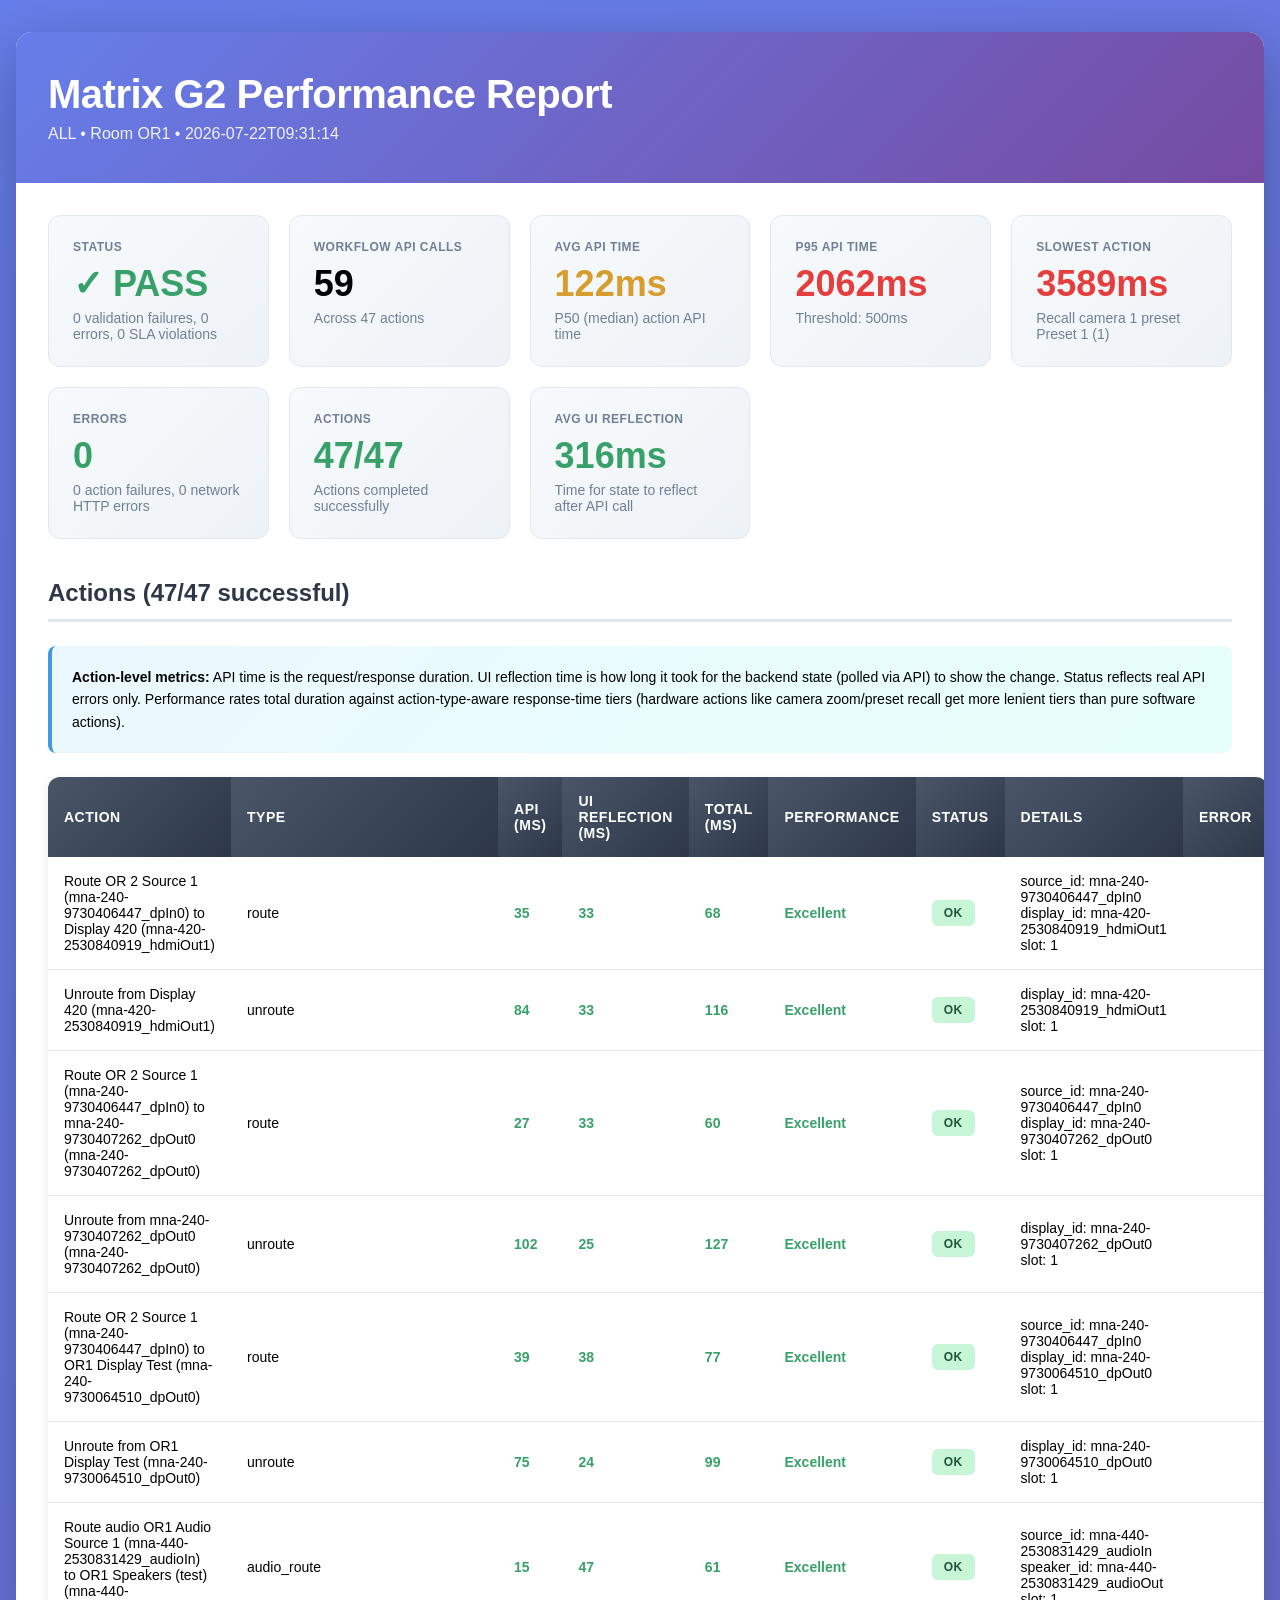
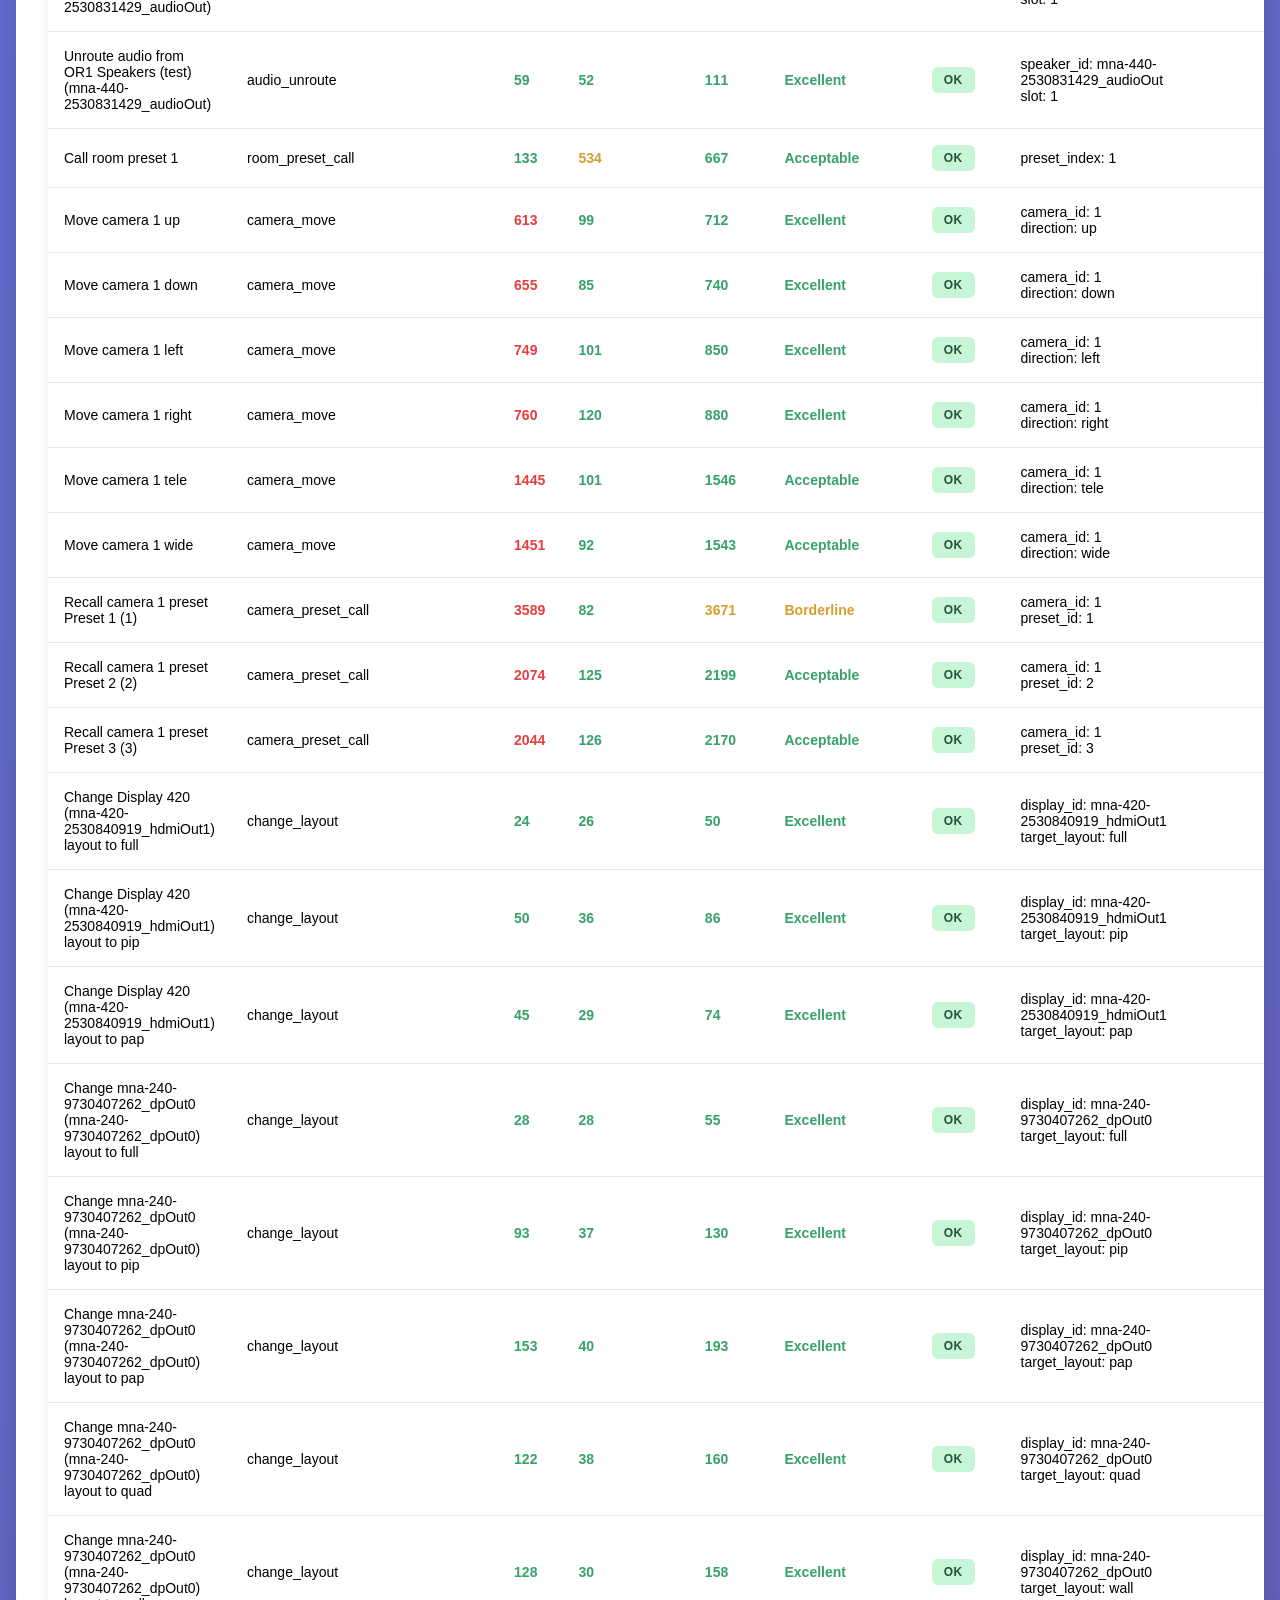
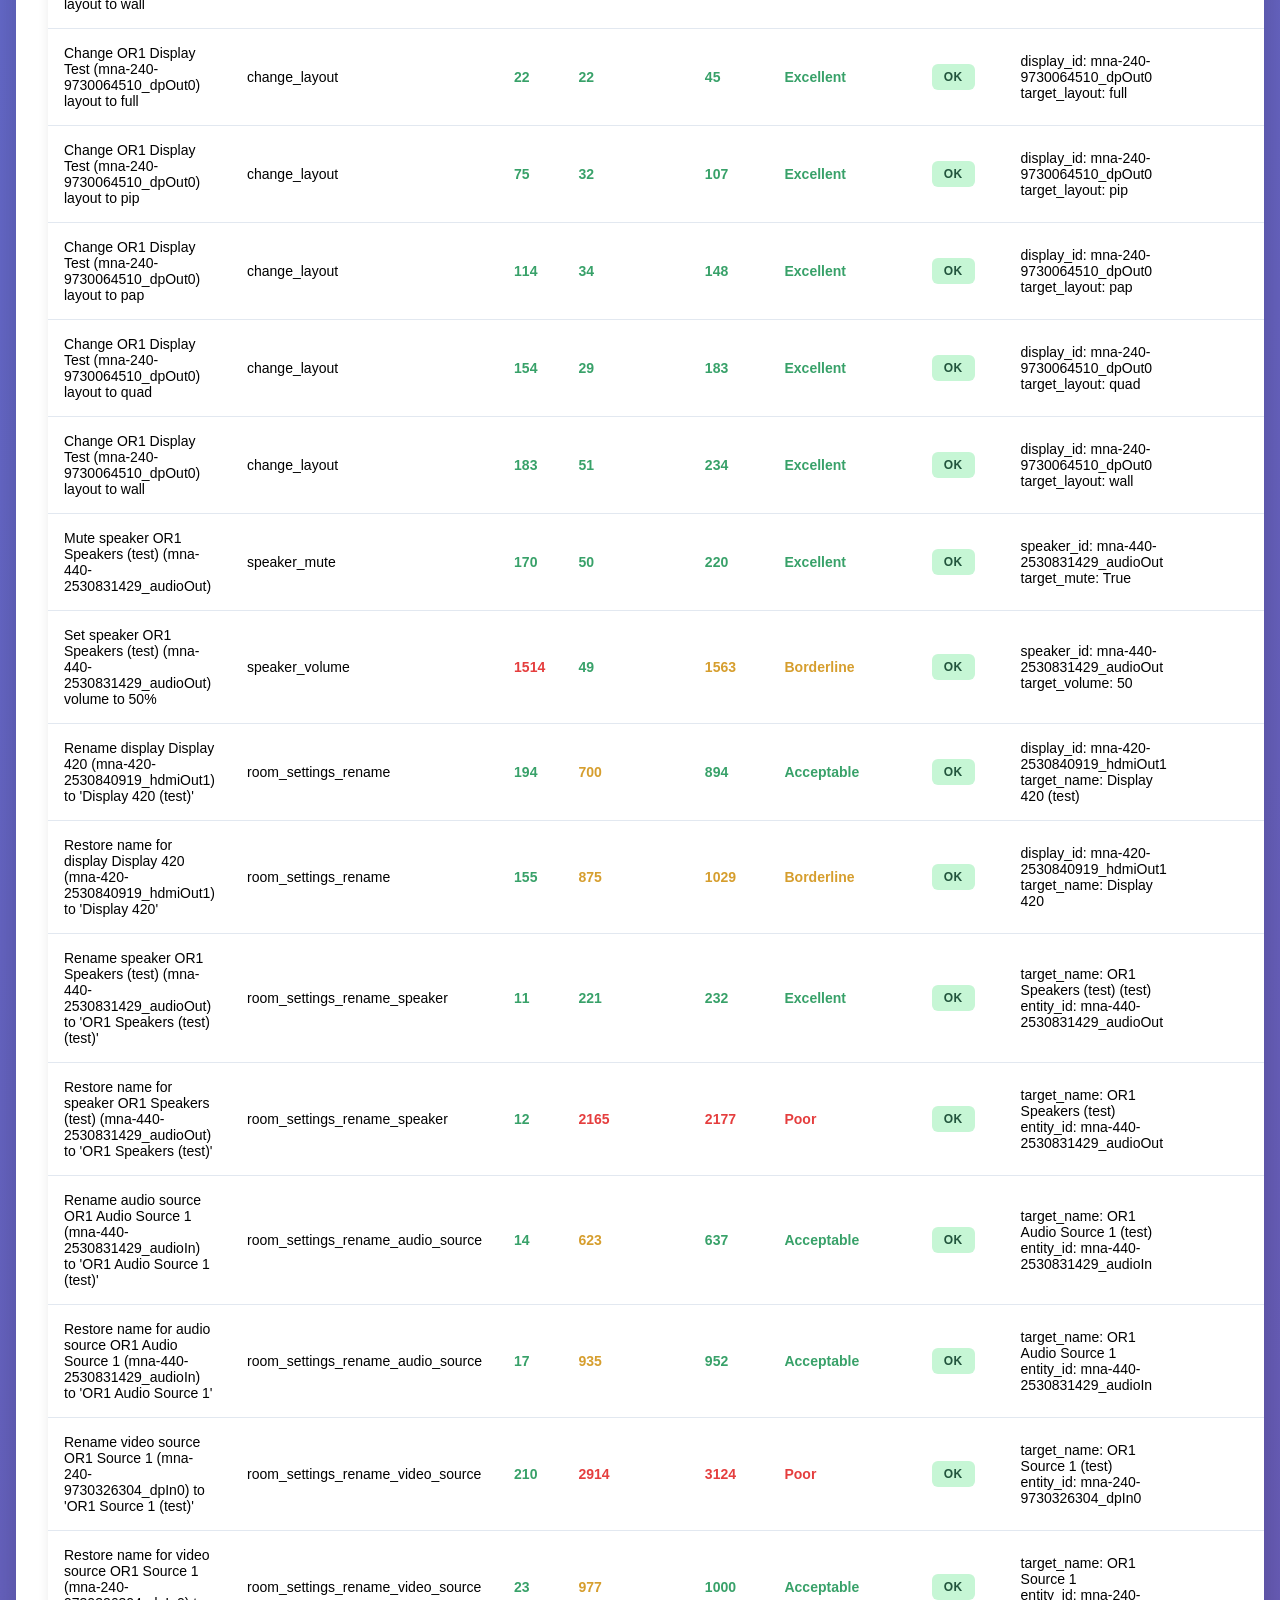
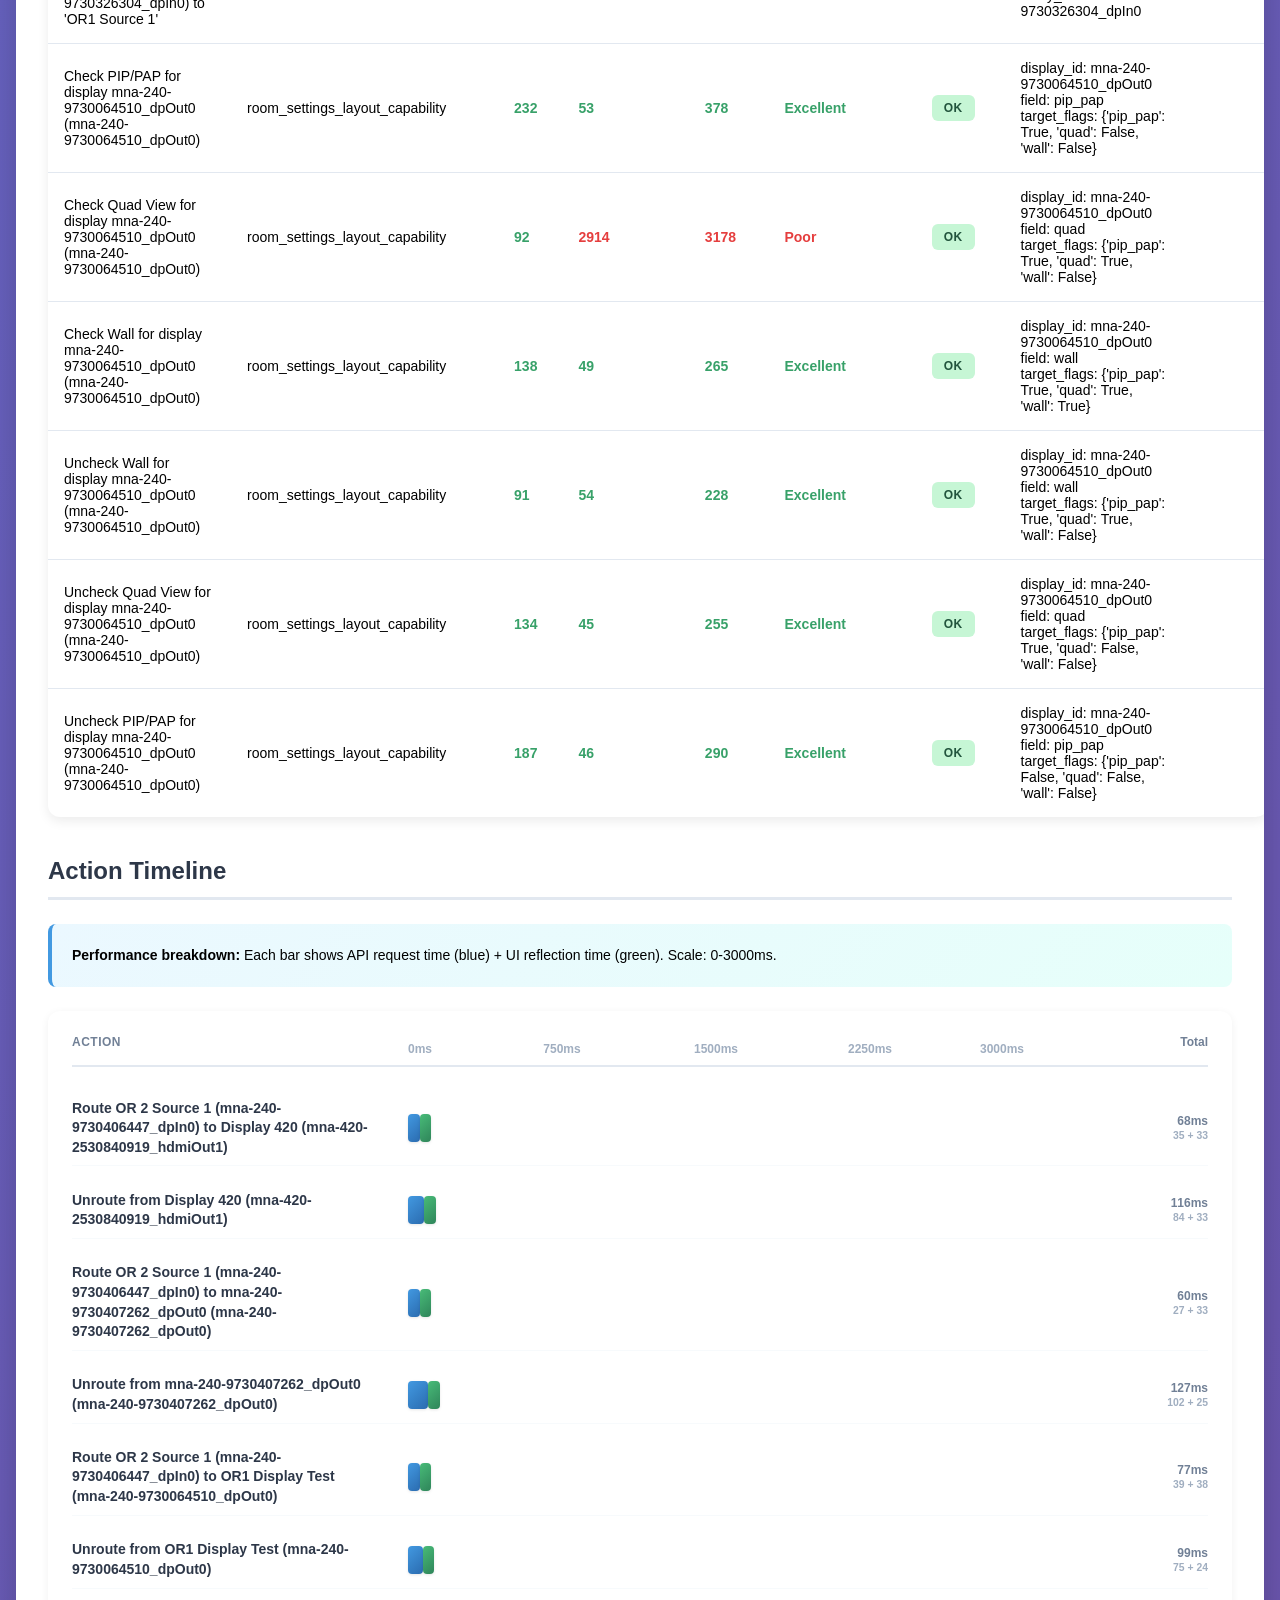
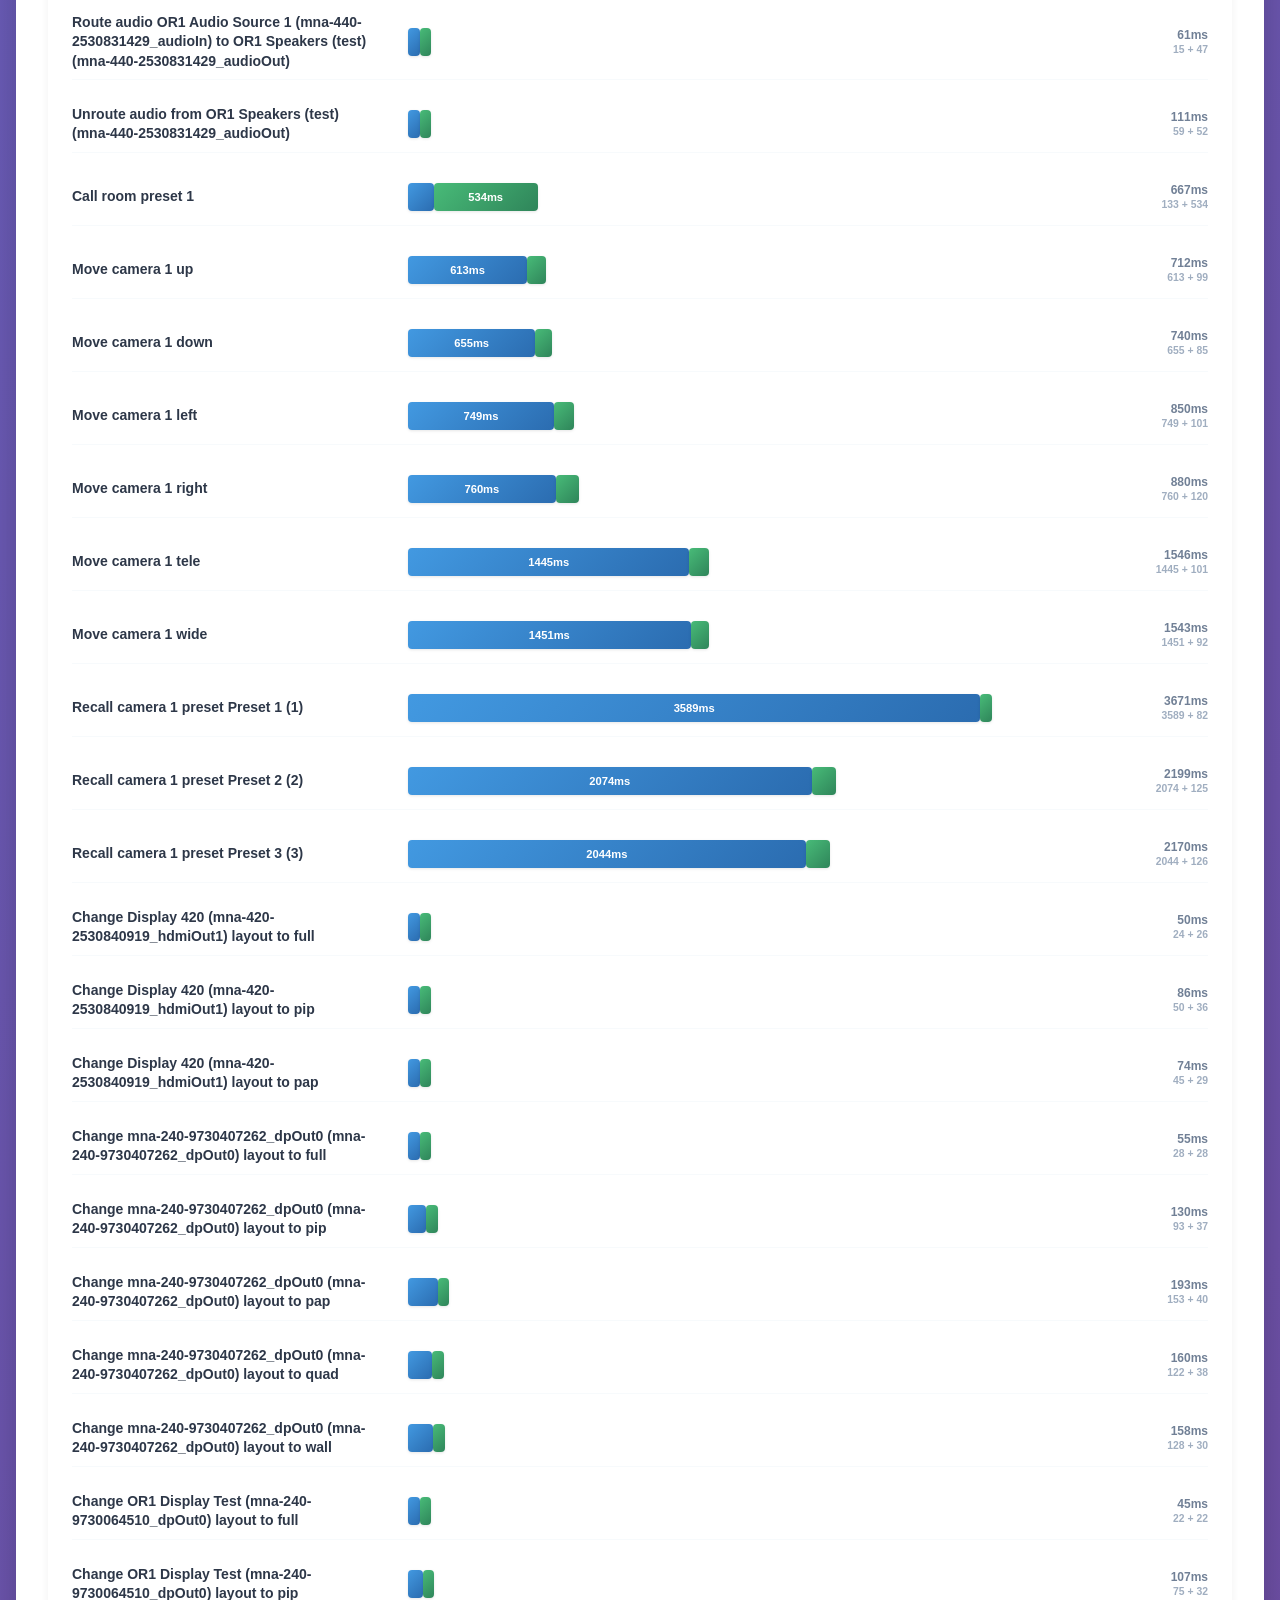
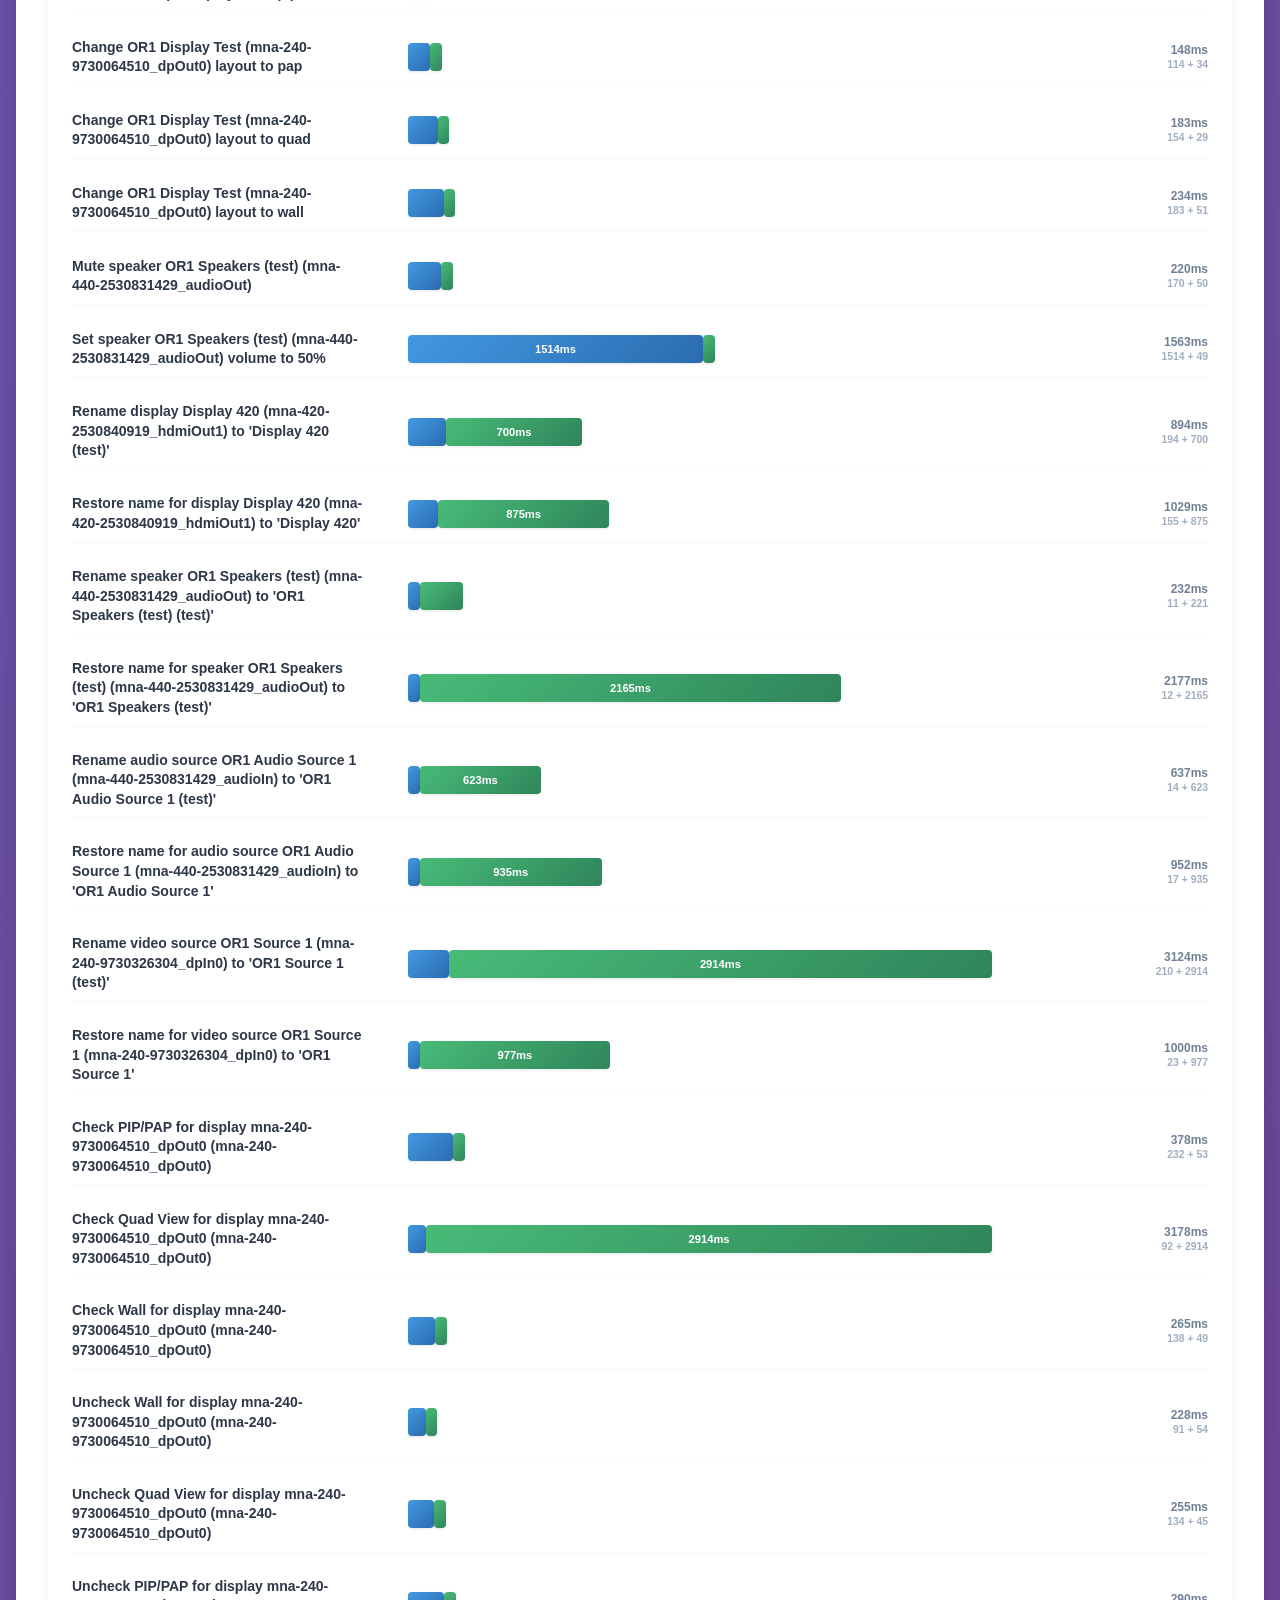
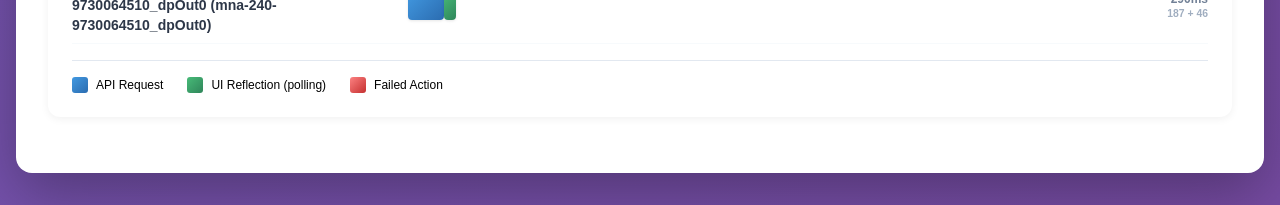
<file: reports/all_OR1_2026-07-22_09-29-45/report.html>
<!DOCTYPE html>
<html lang="en">
<head>
    <meta charset="UTF-8">
    <meta name="viewport" content="width=device-width, initial-scale=1.0">
    <title>Matrix G2 Performance Report</title>
    <style>
        * { margin: 0; padding: 0; box-sizing: border-box; }
        body { font-family: 'Inter', -apple-system, BlinkMacSystemFont, 'Segoe UI', Arial, sans-serif; background: linear-gradient(135deg, #667eea 0%, #764ba2 100%); min-height: 100vh; padding: 2rem 1rem; }
        .container { max-width: 1400px; margin: 0 auto; background: #ffffff; border-radius: 16px; box-shadow: 0 20px 60px rgba(0,0,0,0.3); overflow: hidden; }
        .header { background: linear-gradient(135deg, #667eea 0%, #764ba2 100%); color: #fff; padding: 2.5rem 2rem; }
        .header h1 { font-size: 2.5rem; font-weight: 700; margin-bottom: 0.5rem; letter-spacing: -0.5px; }
        .header .meta { font-size: 1rem; opacity: 0.9; font-weight: 500; }
        .content { padding: 2rem; }
        h2 { color: #2d3748; font-size: 1.5rem; font-weight: 700; margin: 2.5rem 0 1.5rem 0; padding-bottom: 0.75rem; border-bottom: 3px solid #e2e8f0; }
        .summary-grid { display: grid; grid-template-columns: repeat(auto-fit, minmax(200px, 1fr)); gap: 1.25rem; margin-bottom: 2.5rem; }
        .summary-card { background: linear-gradient(135deg, #f7fafc 0%, #edf2f7 100%); padding: 1.5rem; border-radius: 12px; border: 1px solid #e2e8f0; transition: transform 0.2s, box-shadow 0.2s; }
        .summary-card:hover { transform: translateY(-2px); box-shadow: 0 8px 16px rgba(0,0,0,0.1); }
        .summary-card h3 { font-size: 0.75rem; color: #718096; text-transform: uppercase; letter-spacing: 0.5px; font-weight: 700; margin-bottom: 0.75rem; }
        .summary-card .value { font-size: 2.25rem; font-weight: 800; line-height: 1; margin-bottom: 0.5rem; }
        .summary-card .subtext { font-size: 0.875rem; color: #718096; }
        .status-pass { color: #38a169; }
        .status-fail { color: #e53e3e; }
        .status-warn { color: #d69e2e; }
        table { width: 100%; border-collapse: separate; border-spacing: 0; background: #fff; border-radius: 12px; overflow: hidden; box-shadow: 0 4px 12px rgba(0,0,0,0.08); margin-bottom: 2rem; }
        th { background: linear-gradient(135deg, #4a5568 0%, #2d3748 100%); color: #fff; padding: 1rem; text-align: left; font-size: 0.875rem; font-weight: 700; text-transform: uppercase; letter-spacing: 0.5px; }
        td { padding: 1rem; font-size: 0.875rem; border-bottom: 1px solid #e2e8f0; word-wrap: break-word; overflow-wrap: break-word; max-width: 320px; }
        tr:last-child td { border-bottom: none; }
        tr:hover { background: #f7fafc; }
        .metric-good { color: #38a169; font-weight: 700; }
        .metric-warn { color: #d69e2e; font-weight: 700; }
        .metric-bad { color: #e53e3e; font-weight: 700; }
        .badge { display: inline-block; padding: 0.375rem 0.75rem; border-radius: 6px; font-size: 0.75rem; font-weight: 700; text-transform: uppercase; letter-spacing: 0.5px; }
        .badge-success { background: #c6f6d5; color: #22543d; }
        .badge-danger { background: #fed7d7; color: #742a2a; }
        .section-note { background: linear-gradient(135deg, #ebf8ff 0%, #e6fffa 100%); padding: 1.25rem; border-radius: 8px; margin-bottom: 1.5rem; border-left: 4px solid #4299e1; font-size: 0.875rem; line-height: 1.6; }
        .timeline { margin: 1.5rem 0; background: #fff; padding: 1.5rem; border-radius: 12px; box-shadow: 0 2px 8px rgba(0,0,0,0.06); }
        .timeline-header { display: flex; align-items: center; margin-bottom: 1.5rem; padding-bottom: 1rem; border-bottom: 2px solid #e2e8f0; }
        .timeline-header-label { width: 320px; font-size: 0.75rem; font-weight: 700; color: #718096; text-transform: uppercase; letter-spacing: 0.5px; }
        .timeline-header-scale { flex: 1; display: flex; font-size: 0.75rem; color: #a0aec0; font-weight: 600; padding: 0 1rem; position: relative; }
        .timeline-header-scale span { position: absolute; transform: translateX(-50%); }
        .timeline-header-scale span:nth-child(1) { left: 1rem; transform: translateX(0); }
        .timeline-header-scale span:nth-child(2) { left: calc(1rem + 25%); }
        .timeline-header-scale span:nth-child(3) { left: calc(1rem + 50%); }
        .timeline-header-scale span:nth-child(4) { left: calc(1rem + 75%); }
        .timeline-header-scale span:nth-child(5) { left: calc(1rem + 100%); transform: translateX(-100%); }
        .timeline-row { display: flex; align-items: center; margin-bottom: 1rem; padding: 0.5rem 0; border-bottom: 1px solid #f7fafc; }
        .timeline-row:last-child { border-bottom: none; }
        .timeline-row:hover { background: #f7fafc; margin: 0 -1rem 1rem -1rem; padding: 0.5rem 1rem; border-radius: 6px; }
        .timeline-label { width: 320px; font-size: 0.875rem; font-weight: 600; color: #2d3748; padding-right: 1.5rem; line-height: 1.4; }
        .timeline-track { flex: 1; position: relative; height: 40px; display: flex; align-items: center; padding: 0 1rem; }
        .timeline-bars { position: relative; width: 100%; height: 28px; display: flex; }
        .timeline-bar { height: 28px; display: flex; align-items: center; justify-content: center; font-size: 0.7rem; font-weight: 700; color: #fff; border-radius: 4px; box-shadow: 0 1px 3px rgba(0,0,0,0.1); transition: transform 0.2s, box-shadow 0.2s; }
        .timeline-bar:hover { transform: translateY(-1px); box-shadow: 0 2px 6px rgba(0,0,0,0.15); }
        .timeline-bar-text { white-space: nowrap; overflow: hidden; text-overflow: ellipsis; padding: 0 6px; }
        .timeline-times { min-width: 200px; font-size: 0.75rem; color: #718096; padding-left: 1.5rem; font-weight: 600; text-align: right; }
        .bar-api { background: linear-gradient(135deg, #4299e1 0%, #2b6cb0 100%); }
        .bar-ui { background: linear-gradient(135deg, #48bb78 0%, #2f855a 100%); }
        .bar-api-violation { background: linear-gradient(135deg, #fc8181 0%, #c53030 100%); }
        .timeline-legend { display: flex; gap: 1.5rem; margin-top: 1rem; padding-top: 1rem; border-top: 1px solid #e2e8f0; font-size: 0.75rem; }
        .timeline-legend-item { display: flex; align-items: center; gap: 0.5rem; }
        .timeline-legend-box { width: 16px; height: 16px; border-radius: 3px; }
    </style>
</head>
<body>
    <div class="container">
        <div class="header">
            <h1>Matrix G2 Performance Report</h1>
            <div class="meta">ALL • Room OR1 • 2026-07-22T09:31:14</div>
        </div>
        <div class="content">
    
    <div class="summary-grid">
        <div class="summary-card">
            <h3>Status</h3>
            <div class="value status-pass">
                ✓ PASS
            </div>
            <div class="subtext">0 validation failures, 0 errors, 0 SLA violations</div>
        </div>
        
        <div class="summary-card">
            <h3>Workflow API Calls</h3>
            <div class="value">59</div>
            <div class="subtext">Across 47 actions</div>
        </div>
        
        <div class="summary-card">
            <h3>Avg API Time</h3>
            <div class="value metric-warn">
                122ms
            </div>
            <div class="subtext">P50 (median) action API time</div>
        </div>
        
        <div class="summary-card">
            <h3>P95 API Time</h3>
            <div class="value metric-bad">
                2062ms
            </div>
            <div class="subtext">Threshold: 500ms</div>
        </div>
        
        <div class="summary-card">
            <h3>Slowest Action</h3>
            <div class="value metric-bad">
                3589ms
            </div>
            <div class="subtext">Recall camera 1 preset Preset 1 (1)</div>
        </div>
        
        <div class="summary-card">
            <h3>Errors</h3>
            <div class="value status-pass">
                0
            </div>
            <div class="subtext">0 action failures, 0 network HTTP errors</div>
        </div>
        
        <div class="summary-card">
            <h3>Actions</h3>
            <div class="value status-pass">
                47/47
            </div>
            <div class="subtext">Actions completed successfully</div>
        </div>
        
        <div class="summary-card">
            <h3>Avg UI Reflection</h3>
            <div class="value metric-good">
                316ms
            </div>
            <div class="subtext">Time for state to reflect after API call</div>
        </div>
    </div>

    
    <h2>Actions (47/47 successful)</h2>
    <div class="section-note">
        <strong>Action-level metrics:</strong> API time is the request/response duration. UI reflection time is how long it took for the backend state (polled via API) to show the change. Status reflects real API errors only. Performance rates total duration against action-type-aware response-time tiers (hardware actions like camera zoom/preset recall get more lenient tiers than pure software actions).
    </div>
    <table>
        <tr><th>Action</th><th>Type</th><th>API (ms)</th><th>UI Reflection (ms)</th><th>Total (ms)</th><th>Performance</th><th>Status</th><th>Details</th><th>Error</th></tr>
        <tr><td>Route OR 2 Source 1 (mna-240-9730406447_dpIn0) to Display 420 (mna-420-2530840919_hdmiOut1)</td><td>route</td><td class='metric-good'>35</td><td class='metric-good'>33</td><td class='metric-good'>68</td><td class='metric-good'>Excellent</td><td><span class='badge badge-success'>OK</span></td><td>source_id: mna-240-9730406447_dpIn0<br>display_id: mna-420-2530840919_hdmiOut1<br>slot: 1</td><td></td></tr><tr><td>Unroute from Display 420 (mna-420-2530840919_hdmiOut1)</td><td>unroute</td><td class='metric-good'>84</td><td class='metric-good'>33</td><td class='metric-good'>116</td><td class='metric-good'>Excellent</td><td><span class='badge badge-success'>OK</span></td><td>display_id: mna-420-2530840919_hdmiOut1<br>slot: 1</td><td></td></tr><tr><td>Route OR 2 Source 1 (mna-240-9730406447_dpIn0) to mna-240-9730407262_dpOut0 (mna-240-9730407262_dpOut0)</td><td>route</td><td class='metric-good'>27</td><td class='metric-good'>33</td><td class='metric-good'>60</td><td class='metric-good'>Excellent</td><td><span class='badge badge-success'>OK</span></td><td>source_id: mna-240-9730406447_dpIn0<br>display_id: mna-240-9730407262_dpOut0<br>slot: 1</td><td></td></tr><tr><td>Unroute from mna-240-9730407262_dpOut0 (mna-240-9730407262_dpOut0)</td><td>unroute</td><td class='metric-good'>102</td><td class='metric-good'>25</td><td class='metric-good'>127</td><td class='metric-good'>Excellent</td><td><span class='badge badge-success'>OK</span></td><td>display_id: mna-240-9730407262_dpOut0<br>slot: 1</td><td></td></tr><tr><td>Route OR 2 Source 1 (mna-240-9730406447_dpIn0) to OR1 Display Test (mna-240-9730064510_dpOut0)</td><td>route</td><td class='metric-good'>39</td><td class='metric-good'>38</td><td class='metric-good'>77</td><td class='metric-good'>Excellent</td><td><span class='badge badge-success'>OK</span></td><td>source_id: mna-240-9730406447_dpIn0<br>display_id: mna-240-9730064510_dpOut0<br>slot: 1</td><td></td></tr><tr><td>Unroute from OR1 Display Test (mna-240-9730064510_dpOut0)</td><td>unroute</td><td class='metric-good'>75</td><td class='metric-good'>24</td><td class='metric-good'>99</td><td class='metric-good'>Excellent</td><td><span class='badge badge-success'>OK</span></td><td>display_id: mna-240-9730064510_dpOut0<br>slot: 1</td><td></td></tr><tr><td>Route audio OR1 Audio Source 1 (mna-440-2530831429_audioIn) to OR1 Speakers (test) (mna-440-2530831429_audioOut)</td><td>audio_route</td><td class='metric-good'>15</td><td class='metric-good'>47</td><td class='metric-good'>61</td><td class='metric-good'>Excellent</td><td><span class='badge badge-success'>OK</span></td><td>source_id: mna-440-2530831429_audioIn<br>speaker_id: mna-440-2530831429_audioOut<br>slot: 1</td><td></td></tr><tr><td>Unroute audio from OR1 Speakers (test) (mna-440-2530831429_audioOut)</td><td>audio_unroute</td><td class='metric-good'>59</td><td class='metric-good'>52</td><td class='metric-good'>111</td><td class='metric-good'>Excellent</td><td><span class='badge badge-success'>OK</span></td><td>speaker_id: mna-440-2530831429_audioOut<br>slot: 1</td><td></td></tr><tr><td>Call room preset 1</td><td>room_preset_call</td><td class='metric-good'>133</td><td class='metric-warn'>534</td><td class='metric-good'>667</td><td class='metric-good'>Acceptable</td><td><span class='badge badge-success'>OK</span></td><td>preset_index: 1</td><td></td></tr><tr><td>Move camera 1 up</td><td>camera_move</td><td class='metric-bad'>613</td><td class='metric-good'>99</td><td class='metric-good'>712</td><td class='metric-good'>Excellent</td><td><span class='badge badge-success'>OK</span></td><td>camera_id: 1<br>direction: up</td><td></td></tr><tr><td>Move camera 1 down</td><td>camera_move</td><td class='metric-bad'>655</td><td class='metric-good'>85</td><td class='metric-good'>740</td><td class='metric-good'>Excellent</td><td><span class='badge badge-success'>OK</span></td><td>camera_id: 1<br>direction: down</td><td></td></tr><tr><td>Move camera 1 left</td><td>camera_move</td><td class='metric-bad'>749</td><td class='metric-good'>101</td><td class='metric-good'>850</td><td class='metric-good'>Excellent</td><td><span class='badge badge-success'>OK</span></td><td>camera_id: 1<br>direction: left</td><td></td></tr><tr><td>Move camera 1 right</td><td>camera_move</td><td class='metric-bad'>760</td><td class='metric-good'>120</td><td class='metric-good'>880</td><td class='metric-good'>Excellent</td><td><span class='badge badge-success'>OK</span></td><td>camera_id: 1<br>direction: right</td><td></td></tr><tr><td>Move camera 1 tele</td><td>camera_move</td><td class='metric-bad'>1445</td><td class='metric-good'>101</td><td class='metric-good'>1546</td><td class='metric-good'>Acceptable</td><td><span class='badge badge-success'>OK</span></td><td>camera_id: 1<br>direction: tele</td><td></td></tr><tr><td>Move camera 1 wide</td><td>camera_move</td><td class='metric-bad'>1451</td><td class='metric-good'>92</td><td class='metric-good'>1543</td><td class='metric-good'>Acceptable</td><td><span class='badge badge-success'>OK</span></td><td>camera_id: 1<br>direction: wide</td><td></td></tr><tr><td>Recall camera 1 preset Preset 1 (1)</td><td>camera_preset_call</td><td class='metric-bad'>3589</td><td class='metric-good'>82</td><td class='metric-warn'>3671</td><td class='metric-warn'>Borderline</td><td><span class='badge badge-success'>OK</span></td><td>camera_id: 1<br>preset_id: 1</td><td></td></tr><tr><td>Recall camera 1 preset Preset 2 (2)</td><td>camera_preset_call</td><td class='metric-bad'>2074</td><td class='metric-good'>125</td><td class='metric-good'>2199</td><td class='metric-good'>Acceptable</td><td><span class='badge badge-success'>OK</span></td><td>camera_id: 1<br>preset_id: 2</td><td></td></tr><tr><td>Recall camera 1 preset Preset 3 (3)</td><td>camera_preset_call</td><td class='metric-bad'>2044</td><td class='metric-good'>126</td><td class='metric-good'>2170</td><td class='metric-good'>Acceptable</td><td><span class='badge badge-success'>OK</span></td><td>camera_id: 1<br>preset_id: 3</td><td></td></tr><tr><td>Change Display 420 (mna-420-2530840919_hdmiOut1) layout to full</td><td>change_layout</td><td class='metric-good'>24</td><td class='metric-good'>26</td><td class='metric-good'>50</td><td class='metric-good'>Excellent</td><td><span class='badge badge-success'>OK</span></td><td>display_id: mna-420-2530840919_hdmiOut1<br>target_layout: full</td><td></td></tr><tr><td>Change Display 420 (mna-420-2530840919_hdmiOut1) layout to pip</td><td>change_layout</td><td class='metric-good'>50</td><td class='metric-good'>36</td><td class='metric-good'>86</td><td class='metric-good'>Excellent</td><td><span class='badge badge-success'>OK</span></td><td>display_id: mna-420-2530840919_hdmiOut1<br>target_layout: pip</td><td></td></tr><tr><td>Change Display 420 (mna-420-2530840919_hdmiOut1) layout to pap</td><td>change_layout</td><td class='metric-good'>45</td><td class='metric-good'>29</td><td class='metric-good'>74</td><td class='metric-good'>Excellent</td><td><span class='badge badge-success'>OK</span></td><td>display_id: mna-420-2530840919_hdmiOut1<br>target_layout: pap</td><td></td></tr><tr><td>Change mna-240-9730407262_dpOut0 (mna-240-9730407262_dpOut0) layout to full</td><td>change_layout</td><td class='metric-good'>28</td><td class='metric-good'>28</td><td class='metric-good'>55</td><td class='metric-good'>Excellent</td><td><span class='badge badge-success'>OK</span></td><td>display_id: mna-240-9730407262_dpOut0<br>target_layout: full</td><td></td></tr><tr><td>Change mna-240-9730407262_dpOut0 (mna-240-9730407262_dpOut0) layout to pip</td><td>change_layout</td><td class='metric-good'>93</td><td class='metric-good'>37</td><td class='metric-good'>130</td><td class='metric-good'>Excellent</td><td><span class='badge badge-success'>OK</span></td><td>display_id: mna-240-9730407262_dpOut0<br>target_layout: pip</td><td></td></tr><tr><td>Change mna-240-9730407262_dpOut0 (mna-240-9730407262_dpOut0) layout to pap</td><td>change_layout</td><td class='metric-good'>153</td><td class='metric-good'>40</td><td class='metric-good'>193</td><td class='metric-good'>Excellent</td><td><span class='badge badge-success'>OK</span></td><td>display_id: mna-240-9730407262_dpOut0<br>target_layout: pap</td><td></td></tr><tr><td>Change mna-240-9730407262_dpOut0 (mna-240-9730407262_dpOut0) layout to quad</td><td>change_layout</td><td class='metric-good'>122</td><td class='metric-good'>38</td><td class='metric-good'>160</td><td class='metric-good'>Excellent</td><td><span class='badge badge-success'>OK</span></td><td>display_id: mna-240-9730407262_dpOut0<br>target_layout: quad</td><td></td></tr><tr><td>Change mna-240-9730407262_dpOut0 (mna-240-9730407262_dpOut0) layout to wall</td><td>change_layout</td><td class='metric-good'>128</td><td class='metric-good'>30</td><td class='metric-good'>158</td><td class='metric-good'>Excellent</td><td><span class='badge badge-success'>OK</span></td><td>display_id: mna-240-9730407262_dpOut0<br>target_layout: wall</td><td></td></tr><tr><td>Change OR1 Display Test (mna-240-9730064510_dpOut0) layout to full</td><td>change_layout</td><td class='metric-good'>22</td><td class='metric-good'>22</td><td class='metric-good'>45</td><td class='metric-good'>Excellent</td><td><span class='badge badge-success'>OK</span></td><td>display_id: mna-240-9730064510_dpOut0<br>target_layout: full</td><td></td></tr><tr><td>Change OR1 Display Test (mna-240-9730064510_dpOut0) layout to pip</td><td>change_layout</td><td class='metric-good'>75</td><td class='metric-good'>32</td><td class='metric-good'>107</td><td class='metric-good'>Excellent</td><td><span class='badge badge-success'>OK</span></td><td>display_id: mna-240-9730064510_dpOut0<br>target_layout: pip</td><td></td></tr><tr><td>Change OR1 Display Test (mna-240-9730064510_dpOut0) layout to pap</td><td>change_layout</td><td class='metric-good'>114</td><td class='metric-good'>34</td><td class='metric-good'>148</td><td class='metric-good'>Excellent</td><td><span class='badge badge-success'>OK</span></td><td>display_id: mna-240-9730064510_dpOut0<br>target_layout: pap</td><td></td></tr><tr><td>Change OR1 Display Test (mna-240-9730064510_dpOut0) layout to quad</td><td>change_layout</td><td class='metric-good'>154</td><td class='metric-good'>29</td><td class='metric-good'>183</td><td class='metric-good'>Excellent</td><td><span class='badge badge-success'>OK</span></td><td>display_id: mna-240-9730064510_dpOut0<br>target_layout: quad</td><td></td></tr><tr><td>Change OR1 Display Test (mna-240-9730064510_dpOut0) layout to wall</td><td>change_layout</td><td class='metric-good'>183</td><td class='metric-good'>51</td><td class='metric-good'>234</td><td class='metric-good'>Excellent</td><td><span class='badge badge-success'>OK</span></td><td>display_id: mna-240-9730064510_dpOut0<br>target_layout: wall</td><td></td></tr><tr><td>Mute speaker OR1 Speakers (test) (mna-440-2530831429_audioOut)</td><td>speaker_mute</td><td class='metric-good'>170</td><td class='metric-good'>50</td><td class='metric-good'>220</td><td class='metric-good'>Excellent</td><td><span class='badge badge-success'>OK</span></td><td>speaker_id: mna-440-2530831429_audioOut<br>target_mute: True</td><td></td></tr><tr><td>Set speaker OR1 Speakers (test) (mna-440-2530831429_audioOut) volume to 50%</td><td>speaker_volume</td><td class='metric-bad'>1514</td><td class='metric-good'>49</td><td class='metric-warn'>1563</td><td class='metric-warn'>Borderline</td><td><span class='badge badge-success'>OK</span></td><td>speaker_id: mna-440-2530831429_audioOut<br>target_volume: 50</td><td></td></tr><tr><td>Rename display Display 420 (mna-420-2530840919_hdmiOut1) to 'Display 420 (test)'</td><td>room_settings_rename</td><td class='metric-good'>194</td><td class='metric-warn'>700</td><td class='metric-good'>894</td><td class='metric-good'>Acceptable</td><td><span class='badge badge-success'>OK</span></td><td>display_id: mna-420-2530840919_hdmiOut1<br>target_name: Display 420 (test)</td><td></td></tr><tr><td>Restore name for display Display 420 (mna-420-2530840919_hdmiOut1) to 'Display 420'</td><td>room_settings_rename</td><td class='metric-good'>155</td><td class='metric-warn'>875</td><td class='metric-warn'>1029</td><td class='metric-warn'>Borderline</td><td><span class='badge badge-success'>OK</span></td><td>display_id: mna-420-2530840919_hdmiOut1<br>target_name: Display 420</td><td></td></tr><tr><td>Rename speaker OR1 Speakers (test) (mna-440-2530831429_audioOut) to 'OR1 Speakers (test) (test)'</td><td>room_settings_rename_speaker</td><td class='metric-good'>11</td><td class='metric-good'>221</td><td class='metric-good'>232</td><td class='metric-good'>Excellent</td><td><span class='badge badge-success'>OK</span></td><td>target_name: OR1 Speakers (test) (test)<br>entity_id: mna-440-2530831429_audioOut</td><td></td></tr><tr><td>Restore name for speaker OR1 Speakers (test) (mna-440-2530831429_audioOut) to 'OR1 Speakers (test)'</td><td>room_settings_rename_speaker</td><td class='metric-good'>12</td><td class='metric-bad'>2165</td><td class='metric-bad'>2177</td><td class='metric-bad'>Poor</td><td><span class='badge badge-success'>OK</span></td><td>target_name: OR1 Speakers (test)<br>entity_id: mna-440-2530831429_audioOut</td><td></td></tr><tr><td>Rename audio source OR1 Audio Source 1 (mna-440-2530831429_audioIn) to 'OR1 Audio Source 1 (test)'</td><td>room_settings_rename_audio_source</td><td class='metric-good'>14</td><td class='metric-warn'>623</td><td class='metric-good'>637</td><td class='metric-good'>Acceptable</td><td><span class='badge badge-success'>OK</span></td><td>target_name: OR1 Audio Source 1 (test)<br>entity_id: mna-440-2530831429_audioIn</td><td></td></tr><tr><td>Restore name for audio source OR1 Audio Source 1 (mna-440-2530831429_audioIn) to 'OR1 Audio Source 1'</td><td>room_settings_rename_audio_source</td><td class='metric-good'>17</td><td class='metric-warn'>935</td><td class='metric-good'>952</td><td class='metric-good'>Acceptable</td><td><span class='badge badge-success'>OK</span></td><td>target_name: OR1 Audio Source 1<br>entity_id: mna-440-2530831429_audioIn</td><td></td></tr><tr><td>Rename video source OR1 Source 1 (mna-240-9730326304_dpIn0) to 'OR1 Source 1 (test)'</td><td>room_settings_rename_video_source</td><td class='metric-good'>210</td><td class='metric-bad'>2914</td><td class='metric-bad'>3124</td><td class='metric-bad'>Poor</td><td><span class='badge badge-success'>OK</span></td><td>target_name: OR1 Source 1 (test)<br>entity_id: mna-240-9730326304_dpIn0</td><td></td></tr><tr><td>Restore name for video source OR1 Source 1 (mna-240-9730326304_dpIn0) to 'OR1 Source 1'</td><td>room_settings_rename_video_source</td><td class='metric-good'>23</td><td class='metric-warn'>977</td><td class='metric-good'>1000</td><td class='metric-good'>Acceptable</td><td><span class='badge badge-success'>OK</span></td><td>target_name: OR1 Source 1<br>entity_id: mna-240-9730326304_dpIn0</td><td></td></tr><tr><td>Check PIP/PAP for display mna-240-9730064510_dpOut0 (mna-240-9730064510_dpOut0)</td><td>room_settings_layout_capability</td><td class='metric-good'>232</td><td class='metric-good'>53</td><td class='metric-good'>378</td><td class='metric-good'>Excellent</td><td><span class='badge badge-success'>OK</span></td><td>display_id: mna-240-9730064510_dpOut0<br>field: pip_pap<br>target_flags: {'pip_pap': True, 'quad': False, 'wall': False}</td><td></td></tr><tr><td>Check Quad View for display mna-240-9730064510_dpOut0 (mna-240-9730064510_dpOut0)</td><td>room_settings_layout_capability</td><td class='metric-good'>92</td><td class='metric-bad'>2914</td><td class='metric-bad'>3178</td><td class='metric-bad'>Poor</td><td><span class='badge badge-success'>OK</span></td><td>display_id: mna-240-9730064510_dpOut0<br>field: quad<br>target_flags: {'pip_pap': True, 'quad': True, 'wall': False}</td><td></td></tr><tr><td>Check Wall for display mna-240-9730064510_dpOut0 (mna-240-9730064510_dpOut0)</td><td>room_settings_layout_capability</td><td class='metric-good'>138</td><td class='metric-good'>49</td><td class='metric-good'>265</td><td class='metric-good'>Excellent</td><td><span class='badge badge-success'>OK</span></td><td>display_id: mna-240-9730064510_dpOut0<br>field: wall<br>target_flags: {'pip_pap': True, 'quad': True, 'wall': True}</td><td></td></tr><tr><td>Uncheck Wall for display mna-240-9730064510_dpOut0 (mna-240-9730064510_dpOut0)</td><td>room_settings_layout_capability</td><td class='metric-good'>91</td><td class='metric-good'>54</td><td class='metric-good'>228</td><td class='metric-good'>Excellent</td><td><span class='badge badge-success'>OK</span></td><td>display_id: mna-240-9730064510_dpOut0<br>field: wall<br>target_flags: {'pip_pap': True, 'quad': True, 'wall': False}</td><td></td></tr><tr><td>Uncheck Quad View for display mna-240-9730064510_dpOut0 (mna-240-9730064510_dpOut0)</td><td>room_settings_layout_capability</td><td class='metric-good'>134</td><td class='metric-good'>45</td><td class='metric-good'>255</td><td class='metric-good'>Excellent</td><td><span class='badge badge-success'>OK</span></td><td>display_id: mna-240-9730064510_dpOut0<br>field: quad<br>target_flags: {'pip_pap': True, 'quad': False, 'wall': False}</td><td></td></tr><tr><td>Uncheck PIP/PAP for display mna-240-9730064510_dpOut0 (mna-240-9730064510_dpOut0)</td><td>room_settings_layout_capability</td><td class='metric-good'>187</td><td class='metric-good'>46</td><td class='metric-good'>290</td><td class='metric-good'>Excellent</td><td><span class='badge badge-success'>OK</span></td><td>display_id: mna-240-9730064510_dpOut0<br>field: pip_pap<br>target_flags: {'pip_pap': False, 'quad': False, 'wall': False}</td><td></td></tr>
    </table>
        
    
    <h2>Action Timeline</h2>
    <div class="section-note">
        <strong>Performance breakdown:</strong> Each bar shows API request time (blue) + UI reflection time (green). Scale: 0-3000ms.
    </div>
    <div class="timeline">
        <div class="timeline-header">
            <div class="timeline-header-label">Action</div>
            <div class="timeline-header-scale">
                <span>0ms</span><span>750ms</span><span>1500ms</span><span>2250ms</span><span>3000ms</span>
            </div>
            <div class="timeline-times" style="text-align: right; padding-left: 1.5rem;">Total</div>
        </div>
        <div class="timeline-row">
                    <div class="timeline-label" title="Route OR 2 Source 1 (mna-240-9730406447_dpIn0) to Display 420 (mna-420-2530840919_hdmiOut1)">Route OR 2 Source 1 (mna-240-9730406447_dpIn0) to Display 420 (mna-420-2530840919_hdmiOut1)</div>
                    <div class="timeline-track">
                        <div class="timeline-bars">
                            <div class="timeline-bar bar-api" style="width: 2.0%;" title="API: 35ms">
                                <span class="timeline-bar-text"></span>
                            </div>
                            <div class="timeline-bar bar-ui" style="width: 2.0%;" title="UI reflection: 33ms">
                                <span class="timeline-bar-text"></span>
                            </div>
                        </div>
                    </div>
                    <div class="timeline-times">68ms<br><span style="font-size: 0.65rem; color: #a0aec0;">35 + 33</span></div>
                </div><div class="timeline-row">
                    <div class="timeline-label" title="Unroute from Display 420 (mna-420-2530840919_hdmiOut1)">Unroute from Display 420 (mna-420-2530840919_hdmiOut1)</div>
                    <div class="timeline-track">
                        <div class="timeline-bars">
                            <div class="timeline-bar bar-api" style="width: 2.8%;" title="API: 84ms">
                                <span class="timeline-bar-text"></span>
                            </div>
                            <div class="timeline-bar bar-ui" style="width: 2.0%;" title="UI reflection: 33ms">
                                <span class="timeline-bar-text"></span>
                            </div>
                        </div>
                    </div>
                    <div class="timeline-times">116ms<br><span style="font-size: 0.65rem; color: #a0aec0;">84 + 33</span></div>
                </div><div class="timeline-row">
                    <div class="timeline-label" title="Route OR 2 Source 1 (mna-240-9730406447_dpIn0) to mna-240-9730407262_dpOut0 (mna-240-9730407262_dpOut0)">Route OR 2 Source 1 (mna-240-9730406447_dpIn0) to mna-240-9730407262_dpOut0 (mna-240-9730407262_dpOut0)</div>
                    <div class="timeline-track">
                        <div class="timeline-bars">
                            <div class="timeline-bar bar-api" style="width: 2.0%;" title="API: 27ms">
                                <span class="timeline-bar-text"></span>
                            </div>
                            <div class="timeline-bar bar-ui" style="width: 2.0%;" title="UI reflection: 33ms">
                                <span class="timeline-bar-text"></span>
                            </div>
                        </div>
                    </div>
                    <div class="timeline-times">60ms<br><span style="font-size: 0.65rem; color: #a0aec0;">27 + 33</span></div>
                </div><div class="timeline-row">
                    <div class="timeline-label" title="Unroute from mna-240-9730407262_dpOut0 (mna-240-9730407262_dpOut0)">Unroute from mna-240-9730407262_dpOut0 (mna-240-9730407262_dpOut0)</div>
                    <div class="timeline-track">
                        <div class="timeline-bars">
                            <div class="timeline-bar bar-api" style="width: 3.4%;" title="API: 102ms">
                                <span class="timeline-bar-text"></span>
                            </div>
                            <div class="timeline-bar bar-ui" style="width: 2.0%;" title="UI reflection: 25ms">
                                <span class="timeline-bar-text"></span>
                            </div>
                        </div>
                    </div>
                    <div class="timeline-times">127ms<br><span style="font-size: 0.65rem; color: #a0aec0;">102 + 25</span></div>
                </div><div class="timeline-row">
                    <div class="timeline-label" title="Route OR 2 Source 1 (mna-240-9730406447_dpIn0) to OR1 Display Test (mna-240-9730064510_dpOut0)">Route OR 2 Source 1 (mna-240-9730406447_dpIn0) to OR1 Display Test (mna-240-9730064510_dpOut0)</div>
                    <div class="timeline-track">
                        <div class="timeline-bars">
                            <div class="timeline-bar bar-api" style="width: 2.0%;" title="API: 39ms">
                                <span class="timeline-bar-text"></span>
                            </div>
                            <div class="timeline-bar bar-ui" style="width: 2.0%;" title="UI reflection: 38ms">
                                <span class="timeline-bar-text"></span>
                            </div>
                        </div>
                    </div>
                    <div class="timeline-times">77ms<br><span style="font-size: 0.65rem; color: #a0aec0;">39 + 38</span></div>
                </div><div class="timeline-row">
                    <div class="timeline-label" title="Unroute from OR1 Display Test (mna-240-9730064510_dpOut0)">Unroute from OR1 Display Test (mna-240-9730064510_dpOut0)</div>
                    <div class="timeline-track">
                        <div class="timeline-bars">
                            <div class="timeline-bar bar-api" style="width: 2.5%;" title="API: 75ms">
                                <span class="timeline-bar-text"></span>
                            </div>
                            <div class="timeline-bar bar-ui" style="width: 2.0%;" title="UI reflection: 24ms">
                                <span class="timeline-bar-text"></span>
                            </div>
                        </div>
                    </div>
                    <div class="timeline-times">99ms<br><span style="font-size: 0.65rem; color: #a0aec0;">75 + 24</span></div>
                </div><div class="timeline-row">
                    <div class="timeline-label" title="Route audio OR1 Audio Source 1 (mna-440-2530831429_audioIn) to OR1 Speakers (test) (mna-440-2530831429_audioOut)">Route audio OR1 Audio Source 1 (mna-440-2530831429_audioIn) to OR1 Speakers (test) (mna-440-2530831429_audioOut)</div>
                    <div class="timeline-track">
                        <div class="timeline-bars">
                            <div class="timeline-bar bar-api" style="width: 2.0%;" title="API: 15ms">
                                <span class="timeline-bar-text"></span>
                            </div>
                            <div class="timeline-bar bar-ui" style="width: 2.0%;" title="UI reflection: 47ms">
                                <span class="timeline-bar-text"></span>
                            </div>
                        </div>
                    </div>
                    <div class="timeline-times">61ms<br><span style="font-size: 0.65rem; color: #a0aec0;">15 + 47</span></div>
                </div><div class="timeline-row">
                    <div class="timeline-label" title="Unroute audio from OR1 Speakers (test) (mna-440-2530831429_audioOut)">Unroute audio from OR1 Speakers (test) (mna-440-2530831429_audioOut)</div>
                    <div class="timeline-track">
                        <div class="timeline-bars">
                            <div class="timeline-bar bar-api" style="width: 2.0%;" title="API: 59ms">
                                <span class="timeline-bar-text"></span>
                            </div>
                            <div class="timeline-bar bar-ui" style="width: 2.0%;" title="UI reflection: 52ms">
                                <span class="timeline-bar-text"></span>
                            </div>
                        </div>
                    </div>
                    <div class="timeline-times">111ms<br><span style="font-size: 0.65rem; color: #a0aec0;">59 + 52</span></div>
                </div><div class="timeline-row">
                    <div class="timeline-label" title="Call room preset 1">Call room preset 1</div>
                    <div class="timeline-track">
                        <div class="timeline-bars">
                            <div class="timeline-bar bar-api" style="width: 4.4%;" title="API: 133ms">
                                <span class="timeline-bar-text"></span>
                            </div>
                            <div class="timeline-bar bar-ui" style="width: 17.8%;" title="UI reflection: 534ms">
                                <span class="timeline-bar-text">534ms</span>
                            </div>
                        </div>
                    </div>
                    <div class="timeline-times">667ms<br><span style="font-size: 0.65rem; color: #a0aec0;">133 + 534</span></div>
                </div><div class="timeline-row">
                    <div class="timeline-label" title="Move camera 1 up">Move camera 1 up</div>
                    <div class="timeline-track">
                        <div class="timeline-bars">
                            <div class="timeline-bar bar-api" style="width: 20.4%;" title="API: 613ms">
                                <span class="timeline-bar-text">613ms</span>
                            </div>
                            <div class="timeline-bar bar-ui" style="width: 3.3%;" title="UI reflection: 99ms">
                                <span class="timeline-bar-text"></span>
                            </div>
                        </div>
                    </div>
                    <div class="timeline-times">712ms<br><span style="font-size: 0.65rem; color: #a0aec0;">613 + 99</span></div>
                </div><div class="timeline-row">
                    <div class="timeline-label" title="Move camera 1 down">Move camera 1 down</div>
                    <div class="timeline-track">
                        <div class="timeline-bars">
                            <div class="timeline-bar bar-api" style="width: 21.8%;" title="API: 655ms">
                                <span class="timeline-bar-text">655ms</span>
                            </div>
                            <div class="timeline-bar bar-ui" style="width: 2.8%;" title="UI reflection: 85ms">
                                <span class="timeline-bar-text"></span>
                            </div>
                        </div>
                    </div>
                    <div class="timeline-times">740ms<br><span style="font-size: 0.65rem; color: #a0aec0;">655 + 85</span></div>
                </div><div class="timeline-row">
                    <div class="timeline-label" title="Move camera 1 left">Move camera 1 left</div>
                    <div class="timeline-track">
                        <div class="timeline-bars">
                            <div class="timeline-bar bar-api" style="width: 25.0%;" title="API: 749ms">
                                <span class="timeline-bar-text">749ms</span>
                            </div>
                            <div class="timeline-bar bar-ui" style="width: 3.4%;" title="UI reflection: 101ms">
                                <span class="timeline-bar-text"></span>
                            </div>
                        </div>
                    </div>
                    <div class="timeline-times">850ms<br><span style="font-size: 0.65rem; color: #a0aec0;">749 + 101</span></div>
                </div><div class="timeline-row">
                    <div class="timeline-label" title="Move camera 1 right">Move camera 1 right</div>
                    <div class="timeline-track">
                        <div class="timeline-bars">
                            <div class="timeline-bar bar-api" style="width: 25.3%;" title="API: 760ms">
                                <span class="timeline-bar-text">760ms</span>
                            </div>
                            <div class="timeline-bar bar-ui" style="width: 4.0%;" title="UI reflection: 120ms">
                                <span class="timeline-bar-text"></span>
                            </div>
                        </div>
                    </div>
                    <div class="timeline-times">880ms<br><span style="font-size: 0.65rem; color: #a0aec0;">760 + 120</span></div>
                </div><div class="timeline-row">
                    <div class="timeline-label" title="Move camera 1 tele">Move camera 1 tele</div>
                    <div class="timeline-track">
                        <div class="timeline-bars">
                            <div class="timeline-bar bar-api" style="width: 48.2%;" title="API: 1445ms">
                                <span class="timeline-bar-text">1445ms</span>
                            </div>
                            <div class="timeline-bar bar-ui" style="width: 3.4%;" title="UI reflection: 101ms">
                                <span class="timeline-bar-text"></span>
                            </div>
                        </div>
                    </div>
                    <div class="timeline-times">1546ms<br><span style="font-size: 0.65rem; color: #a0aec0;">1445 + 101</span></div>
                </div><div class="timeline-row">
                    <div class="timeline-label" title="Move camera 1 wide">Move camera 1 wide</div>
                    <div class="timeline-track">
                        <div class="timeline-bars">
                            <div class="timeline-bar bar-api" style="width: 48.4%;" title="API: 1451ms">
                                <span class="timeline-bar-text">1451ms</span>
                            </div>
                            <div class="timeline-bar bar-ui" style="width: 3.1%;" title="UI reflection: 92ms">
                                <span class="timeline-bar-text"></span>
                            </div>
                        </div>
                    </div>
                    <div class="timeline-times">1543ms<br><span style="font-size: 0.65rem; color: #a0aec0;">1451 + 92</span></div>
                </div><div class="timeline-row">
                    <div class="timeline-label" title="Recall camera 1 preset Preset 1 (1)">Recall camera 1 preset Preset 1 (1)</div>
                    <div class="timeline-track">
                        <div class="timeline-bars">
                            <div class="timeline-bar bar-api" style="width: 100.0%;" title="API: 3589ms">
                                <span class="timeline-bar-text">3589ms</span>
                            </div>
                            <div class="timeline-bar bar-ui" style="width: 2.0%;" title="UI reflection: 82ms">
                                <span class="timeline-bar-text"></span>
                            </div>
                        </div>
                    </div>
                    <div class="timeline-times">3671ms<br><span style="font-size: 0.65rem; color: #a0aec0;">3589 + 82</span></div>
                </div><div class="timeline-row">
                    <div class="timeline-label" title="Recall camera 1 preset Preset 2 (2)">Recall camera 1 preset Preset 2 (2)</div>
                    <div class="timeline-track">
                        <div class="timeline-bars">
                            <div class="timeline-bar bar-api" style="width: 69.1%;" title="API: 2074ms">
                                <span class="timeline-bar-text">2074ms</span>
                            </div>
                            <div class="timeline-bar bar-ui" style="width: 4.2%;" title="UI reflection: 125ms">
                                <span class="timeline-bar-text"></span>
                            </div>
                        </div>
                    </div>
                    <div class="timeline-times">2199ms<br><span style="font-size: 0.65rem; color: #a0aec0;">2074 + 125</span></div>
                </div><div class="timeline-row">
                    <div class="timeline-label" title="Recall camera 1 preset Preset 3 (3)">Recall camera 1 preset Preset 3 (3)</div>
                    <div class="timeline-track">
                        <div class="timeline-bars">
                            <div class="timeline-bar bar-api" style="width: 68.1%;" title="API: 2044ms">
                                <span class="timeline-bar-text">2044ms</span>
                            </div>
                            <div class="timeline-bar bar-ui" style="width: 4.2%;" title="UI reflection: 126ms">
                                <span class="timeline-bar-text"></span>
                            </div>
                        </div>
                    </div>
                    <div class="timeline-times">2170ms<br><span style="font-size: 0.65rem; color: #a0aec0;">2044 + 126</span></div>
                </div><div class="timeline-row">
                    <div class="timeline-label" title="Change Display 420 (mna-420-2530840919_hdmiOut1) layout to full">Change Display 420 (mna-420-2530840919_hdmiOut1) layout to full</div>
                    <div class="timeline-track">
                        <div class="timeline-bars">
                            <div class="timeline-bar bar-api" style="width: 2.0%;" title="API: 24ms">
                                <span class="timeline-bar-text"></span>
                            </div>
                            <div class="timeline-bar bar-ui" style="width: 2.0%;" title="UI reflection: 26ms">
                                <span class="timeline-bar-text"></span>
                            </div>
                        </div>
                    </div>
                    <div class="timeline-times">50ms<br><span style="font-size: 0.65rem; color: #a0aec0;">24 + 26</span></div>
                </div><div class="timeline-row">
                    <div class="timeline-label" title="Change Display 420 (mna-420-2530840919_hdmiOut1) layout to pip">Change Display 420 (mna-420-2530840919_hdmiOut1) layout to pip</div>
                    <div class="timeline-track">
                        <div class="timeline-bars">
                            <div class="timeline-bar bar-api" style="width: 2.0%;" title="API: 50ms">
                                <span class="timeline-bar-text"></span>
                            </div>
                            <div class="timeline-bar bar-ui" style="width: 2.0%;" title="UI reflection: 36ms">
                                <span class="timeline-bar-text"></span>
                            </div>
                        </div>
                    </div>
                    <div class="timeline-times">86ms<br><span style="font-size: 0.65rem; color: #a0aec0;">50 + 36</span></div>
                </div><div class="timeline-row">
                    <div class="timeline-label" title="Change Display 420 (mna-420-2530840919_hdmiOut1) layout to pap">Change Display 420 (mna-420-2530840919_hdmiOut1) layout to pap</div>
                    <div class="timeline-track">
                        <div class="timeline-bars">
                            <div class="timeline-bar bar-api" style="width: 2.0%;" title="API: 45ms">
                                <span class="timeline-bar-text"></span>
                            </div>
                            <div class="timeline-bar bar-ui" style="width: 2.0%;" title="UI reflection: 29ms">
                                <span class="timeline-bar-text"></span>
                            </div>
                        </div>
                    </div>
                    <div class="timeline-times">74ms<br><span style="font-size: 0.65rem; color: #a0aec0;">45 + 29</span></div>
                </div><div class="timeline-row">
                    <div class="timeline-label" title="Change mna-240-9730407262_dpOut0 (mna-240-9730407262_dpOut0) layout to full">Change mna-240-9730407262_dpOut0 (mna-240-9730407262_dpOut0) layout to full</div>
                    <div class="timeline-track">
                        <div class="timeline-bars">
                            <div class="timeline-bar bar-api" style="width: 2.0%;" title="API: 28ms">
                                <span class="timeline-bar-text"></span>
                            </div>
                            <div class="timeline-bar bar-ui" style="width: 2.0%;" title="UI reflection: 28ms">
                                <span class="timeline-bar-text"></span>
                            </div>
                        </div>
                    </div>
                    <div class="timeline-times">55ms<br><span style="font-size: 0.65rem; color: #a0aec0;">28 + 28</span></div>
                </div><div class="timeline-row">
                    <div class="timeline-label" title="Change mna-240-9730407262_dpOut0 (mna-240-9730407262_dpOut0) layout to pip">Change mna-240-9730407262_dpOut0 (mna-240-9730407262_dpOut0) layout to pip</div>
                    <div class="timeline-track">
                        <div class="timeline-bars">
                            <div class="timeline-bar bar-api" style="width: 3.1%;" title="API: 93ms">
                                <span class="timeline-bar-text"></span>
                            </div>
                            <div class="timeline-bar bar-ui" style="width: 2.0%;" title="UI reflection: 37ms">
                                <span class="timeline-bar-text"></span>
                            </div>
                        </div>
                    </div>
                    <div class="timeline-times">130ms<br><span style="font-size: 0.65rem; color: #a0aec0;">93 + 37</span></div>
                </div><div class="timeline-row">
                    <div class="timeline-label" title="Change mna-240-9730407262_dpOut0 (mna-240-9730407262_dpOut0) layout to pap">Change mna-240-9730407262_dpOut0 (mna-240-9730407262_dpOut0) layout to pap</div>
                    <div class="timeline-track">
                        <div class="timeline-bars">
                            <div class="timeline-bar bar-api" style="width: 5.1%;" title="API: 153ms">
                                <span class="timeline-bar-text"></span>
                            </div>
                            <div class="timeline-bar bar-ui" style="width: 2.0%;" title="UI reflection: 40ms">
                                <span class="timeline-bar-text"></span>
                            </div>
                        </div>
                    </div>
                    <div class="timeline-times">193ms<br><span style="font-size: 0.65rem; color: #a0aec0;">153 + 40</span></div>
                </div><div class="timeline-row">
                    <div class="timeline-label" title="Change mna-240-9730407262_dpOut0 (mna-240-9730407262_dpOut0) layout to quad">Change mna-240-9730407262_dpOut0 (mna-240-9730407262_dpOut0) layout to quad</div>
                    <div class="timeline-track">
                        <div class="timeline-bars">
                            <div class="timeline-bar bar-api" style="width: 4.1%;" title="API: 122ms">
                                <span class="timeline-bar-text"></span>
                            </div>
                            <div class="timeline-bar bar-ui" style="width: 2.0%;" title="UI reflection: 38ms">
                                <span class="timeline-bar-text"></span>
                            </div>
                        </div>
                    </div>
                    <div class="timeline-times">160ms<br><span style="font-size: 0.65rem; color: #a0aec0;">122 + 38</span></div>
                </div><div class="timeline-row">
                    <div class="timeline-label" title="Change mna-240-9730407262_dpOut0 (mna-240-9730407262_dpOut0) layout to wall">Change mna-240-9730407262_dpOut0 (mna-240-9730407262_dpOut0) layout to wall</div>
                    <div class="timeline-track">
                        <div class="timeline-bars">
                            <div class="timeline-bar bar-api" style="width: 4.3%;" title="API: 128ms">
                                <span class="timeline-bar-text"></span>
                            </div>
                            <div class="timeline-bar bar-ui" style="width: 2.0%;" title="UI reflection: 30ms">
                                <span class="timeline-bar-text"></span>
                            </div>
                        </div>
                    </div>
                    <div class="timeline-times">158ms<br><span style="font-size: 0.65rem; color: #a0aec0;">128 + 30</span></div>
                </div><div class="timeline-row">
                    <div class="timeline-label" title="Change OR1 Display Test (mna-240-9730064510_dpOut0) layout to full">Change OR1 Display Test (mna-240-9730064510_dpOut0) layout to full</div>
                    <div class="timeline-track">
                        <div class="timeline-bars">
                            <div class="timeline-bar bar-api" style="width: 2.0%;" title="API: 22ms">
                                <span class="timeline-bar-text"></span>
                            </div>
                            <div class="timeline-bar bar-ui" style="width: 2.0%;" title="UI reflection: 22ms">
                                <span class="timeline-bar-text"></span>
                            </div>
                        </div>
                    </div>
                    <div class="timeline-times">45ms<br><span style="font-size: 0.65rem; color: #a0aec0;">22 + 22</span></div>
                </div><div class="timeline-row">
                    <div class="timeline-label" title="Change OR1 Display Test (mna-240-9730064510_dpOut0) layout to pip">Change OR1 Display Test (mna-240-9730064510_dpOut0) layout to pip</div>
                    <div class="timeline-track">
                        <div class="timeline-bars">
                            <div class="timeline-bar bar-api" style="width: 2.5%;" title="API: 75ms">
                                <span class="timeline-bar-text"></span>
                            </div>
                            <div class="timeline-bar bar-ui" style="width: 2.0%;" title="UI reflection: 32ms">
                                <span class="timeline-bar-text"></span>
                            </div>
                        </div>
                    </div>
                    <div class="timeline-times">107ms<br><span style="font-size: 0.65rem; color: #a0aec0;">75 + 32</span></div>
                </div><div class="timeline-row">
                    <div class="timeline-label" title="Change OR1 Display Test (mna-240-9730064510_dpOut0) layout to pap">Change OR1 Display Test (mna-240-9730064510_dpOut0) layout to pap</div>
                    <div class="timeline-track">
                        <div class="timeline-bars">
                            <div class="timeline-bar bar-api" style="width: 3.8%;" title="API: 114ms">
                                <span class="timeline-bar-text"></span>
                            </div>
                            <div class="timeline-bar bar-ui" style="width: 2.0%;" title="UI reflection: 34ms">
                                <span class="timeline-bar-text"></span>
                            </div>
                        </div>
                    </div>
                    <div class="timeline-times">148ms<br><span style="font-size: 0.65rem; color: #a0aec0;">114 + 34</span></div>
                </div><div class="timeline-row">
                    <div class="timeline-label" title="Change OR1 Display Test (mna-240-9730064510_dpOut0) layout to quad">Change OR1 Display Test (mna-240-9730064510_dpOut0) layout to quad</div>
                    <div class="timeline-track">
                        <div class="timeline-bars">
                            <div class="timeline-bar bar-api" style="width: 5.1%;" title="API: 154ms">
                                <span class="timeline-bar-text"></span>
                            </div>
                            <div class="timeline-bar bar-ui" style="width: 2.0%;" title="UI reflection: 29ms">
                                <span class="timeline-bar-text"></span>
                            </div>
                        </div>
                    </div>
                    <div class="timeline-times">183ms<br><span style="font-size: 0.65rem; color: #a0aec0;">154 + 29</span></div>
                </div><div class="timeline-row">
                    <div class="timeline-label" title="Change OR1 Display Test (mna-240-9730064510_dpOut0) layout to wall">Change OR1 Display Test (mna-240-9730064510_dpOut0) layout to wall</div>
                    <div class="timeline-track">
                        <div class="timeline-bars">
                            <div class="timeline-bar bar-api" style="width: 6.1%;" title="API: 183ms">
                                <span class="timeline-bar-text"></span>
                            </div>
                            <div class="timeline-bar bar-ui" style="width: 2.0%;" title="UI reflection: 51ms">
                                <span class="timeline-bar-text"></span>
                            </div>
                        </div>
                    </div>
                    <div class="timeline-times">234ms<br><span style="font-size: 0.65rem; color: #a0aec0;">183 + 51</span></div>
                </div><div class="timeline-row">
                    <div class="timeline-label" title="Mute speaker OR1 Speakers (test) (mna-440-2530831429_audioOut)">Mute speaker OR1 Speakers (test) (mna-440-2530831429_audioOut)</div>
                    <div class="timeline-track">
                        <div class="timeline-bars">
                            <div class="timeline-bar bar-api" style="width: 5.7%;" title="API: 170ms">
                                <span class="timeline-bar-text"></span>
                            </div>
                            <div class="timeline-bar bar-ui" style="width: 2.0%;" title="UI reflection: 50ms">
                                <span class="timeline-bar-text"></span>
                            </div>
                        </div>
                    </div>
                    <div class="timeline-times">220ms<br><span style="font-size: 0.65rem; color: #a0aec0;">170 + 50</span></div>
                </div><div class="timeline-row">
                    <div class="timeline-label" title="Set speaker OR1 Speakers (test) (mna-440-2530831429_audioOut) volume to 50%">Set speaker OR1 Speakers (test) (mna-440-2530831429_audioOut) volume to 50%</div>
                    <div class="timeline-track">
                        <div class="timeline-bars">
                            <div class="timeline-bar bar-api" style="width: 50.5%;" title="API: 1514ms">
                                <span class="timeline-bar-text">1514ms</span>
                            </div>
                            <div class="timeline-bar bar-ui" style="width: 2.0%;" title="UI reflection: 49ms">
                                <span class="timeline-bar-text"></span>
                            </div>
                        </div>
                    </div>
                    <div class="timeline-times">1563ms<br><span style="font-size: 0.65rem; color: #a0aec0;">1514 + 49</span></div>
                </div><div class="timeline-row">
                    <div class="timeline-label" title="Rename display Display 420 (mna-420-2530840919_hdmiOut1) to 'Display 420 (test)'">Rename display Display 420 (mna-420-2530840919_hdmiOut1) to 'Display 420 (test)'</div>
                    <div class="timeline-track">
                        <div class="timeline-bars">
                            <div class="timeline-bar bar-api" style="width: 6.5%;" title="API: 194ms">
                                <span class="timeline-bar-text"></span>
                            </div>
                            <div class="timeline-bar bar-ui" style="width: 23.3%;" title="UI reflection: 700ms">
                                <span class="timeline-bar-text">700ms</span>
                            </div>
                        </div>
                    </div>
                    <div class="timeline-times">894ms<br><span style="font-size: 0.65rem; color: #a0aec0;">194 + 700</span></div>
                </div><div class="timeline-row">
                    <div class="timeline-label" title="Restore name for display Display 420 (mna-420-2530840919_hdmiOut1) to 'Display 420'">Restore name for display Display 420 (mna-420-2530840919_hdmiOut1) to 'Display 420'</div>
                    <div class="timeline-track">
                        <div class="timeline-bars">
                            <div class="timeline-bar bar-api" style="width: 5.2%;" title="API: 155ms">
                                <span class="timeline-bar-text"></span>
                            </div>
                            <div class="timeline-bar bar-ui" style="width: 29.2%;" title="UI reflection: 875ms">
                                <span class="timeline-bar-text">875ms</span>
                            </div>
                        </div>
                    </div>
                    <div class="timeline-times">1029ms<br><span style="font-size: 0.65rem; color: #a0aec0;">155 + 875</span></div>
                </div><div class="timeline-row">
                    <div class="timeline-label" title="Rename speaker OR1 Speakers (test) (mna-440-2530831429_audioOut) to 'OR1 Speakers (test) (test)'">Rename speaker OR1 Speakers (test) (mna-440-2530831429_audioOut) to 'OR1 Speakers (test) (test)'</div>
                    <div class="timeline-track">
                        <div class="timeline-bars">
                            <div class="timeline-bar bar-api" style="width: 2.0%;" title="API: 11ms">
                                <span class="timeline-bar-text"></span>
                            </div>
                            <div class="timeline-bar bar-ui" style="width: 7.4%;" title="UI reflection: 221ms">
                                <span class="timeline-bar-text"></span>
                            </div>
                        </div>
                    </div>
                    <div class="timeline-times">232ms<br><span style="font-size: 0.65rem; color: #a0aec0;">11 + 221</span></div>
                </div><div class="timeline-row">
                    <div class="timeline-label" title="Restore name for speaker OR1 Speakers (test) (mna-440-2530831429_audioOut) to 'OR1 Speakers (test)'">Restore name for speaker OR1 Speakers (test) (mna-440-2530831429_audioOut) to 'OR1 Speakers (test)'</div>
                    <div class="timeline-track">
                        <div class="timeline-bars">
                            <div class="timeline-bar bar-api" style="width: 2.0%;" title="API: 12ms">
                                <span class="timeline-bar-text"></span>
                            </div>
                            <div class="timeline-bar bar-ui" style="width: 72.2%;" title="UI reflection: 2165ms">
                                <span class="timeline-bar-text">2165ms</span>
                            </div>
                        </div>
                    </div>
                    <div class="timeline-times">2177ms<br><span style="font-size: 0.65rem; color: #a0aec0;">12 + 2165</span></div>
                </div><div class="timeline-row">
                    <div class="timeline-label" title="Rename audio source OR1 Audio Source 1 (mna-440-2530831429_audioIn) to 'OR1 Audio Source 1 (test)'">Rename audio source OR1 Audio Source 1 (mna-440-2530831429_audioIn) to 'OR1 Audio Source 1 (test)'</div>
                    <div class="timeline-track">
                        <div class="timeline-bars">
                            <div class="timeline-bar bar-api" style="width: 2.0%;" title="API: 14ms">
                                <span class="timeline-bar-text"></span>
                            </div>
                            <div class="timeline-bar bar-ui" style="width: 20.8%;" title="UI reflection: 623ms">
                                <span class="timeline-bar-text">623ms</span>
                            </div>
                        </div>
                    </div>
                    <div class="timeline-times">637ms<br><span style="font-size: 0.65rem; color: #a0aec0;">14 + 623</span></div>
                </div><div class="timeline-row">
                    <div class="timeline-label" title="Restore name for audio source OR1 Audio Source 1 (mna-440-2530831429_audioIn) to 'OR1 Audio Source 1'">Restore name for audio source OR1 Audio Source 1 (mna-440-2530831429_audioIn) to 'OR1 Audio Source 1'</div>
                    <div class="timeline-track">
                        <div class="timeline-bars">
                            <div class="timeline-bar bar-api" style="width: 2.0%;" title="API: 17ms">
                                <span class="timeline-bar-text"></span>
                            </div>
                            <div class="timeline-bar bar-ui" style="width: 31.2%;" title="UI reflection: 935ms">
                                <span class="timeline-bar-text">935ms</span>
                            </div>
                        </div>
                    </div>
                    <div class="timeline-times">952ms<br><span style="font-size: 0.65rem; color: #a0aec0;">17 + 935</span></div>
                </div><div class="timeline-row">
                    <div class="timeline-label" title="Rename video source OR1 Source 1 (mna-240-9730326304_dpIn0) to 'OR1 Source 1 (test)'">Rename video source OR1 Source 1 (mna-240-9730326304_dpIn0) to 'OR1 Source 1 (test)'</div>
                    <div class="timeline-track">
                        <div class="timeline-bars">
                            <div class="timeline-bar bar-api" style="width: 7.0%;" title="API: 210ms">
                                <span class="timeline-bar-text"></span>
                            </div>
                            <div class="timeline-bar bar-ui" style="width: 93.0%;" title="UI reflection: 2914ms">
                                <span class="timeline-bar-text">2914ms</span>
                            </div>
                        </div>
                    </div>
                    <div class="timeline-times">3124ms<br><span style="font-size: 0.65rem; color: #a0aec0;">210 + 2914</span></div>
                </div><div class="timeline-row">
                    <div class="timeline-label" title="Restore name for video source OR1 Source 1 (mna-240-9730326304_dpIn0) to 'OR1 Source 1'">Restore name for video source OR1 Source 1 (mna-240-9730326304_dpIn0) to 'OR1 Source 1'</div>
                    <div class="timeline-track">
                        <div class="timeline-bars">
                            <div class="timeline-bar bar-api" style="width: 2.0%;" title="API: 23ms">
                                <span class="timeline-bar-text"></span>
                            </div>
                            <div class="timeline-bar bar-ui" style="width: 32.6%;" title="UI reflection: 977ms">
                                <span class="timeline-bar-text">977ms</span>
                            </div>
                        </div>
                    </div>
                    <div class="timeline-times">1000ms<br><span style="font-size: 0.65rem; color: #a0aec0;">23 + 977</span></div>
                </div><div class="timeline-row">
                    <div class="timeline-label" title="Check PIP/PAP for display mna-240-9730064510_dpOut0 (mna-240-9730064510_dpOut0)">Check PIP/PAP for display mna-240-9730064510_dpOut0 (mna-240-9730064510_dpOut0)</div>
                    <div class="timeline-track">
                        <div class="timeline-bars">
                            <div class="timeline-bar bar-api" style="width: 7.7%;" title="API: 232ms">
                                <span class="timeline-bar-text"></span>
                            </div>
                            <div class="timeline-bar bar-ui" style="width: 2.0%;" title="UI reflection: 53ms">
                                <span class="timeline-bar-text"></span>
                            </div>
                        </div>
                    </div>
                    <div class="timeline-times">378ms<br><span style="font-size: 0.65rem; color: #a0aec0;">232 + 53</span></div>
                </div><div class="timeline-row">
                    <div class="timeline-label" title="Check Quad View for display mna-240-9730064510_dpOut0 (mna-240-9730064510_dpOut0)">Check Quad View for display mna-240-9730064510_dpOut0 (mna-240-9730064510_dpOut0)</div>
                    <div class="timeline-track">
                        <div class="timeline-bars">
                            <div class="timeline-bar bar-api" style="width: 3.1%;" title="API: 92ms">
                                <span class="timeline-bar-text"></span>
                            </div>
                            <div class="timeline-bar bar-ui" style="width: 96.9%;" title="UI reflection: 2914ms">
                                <span class="timeline-bar-text">2914ms</span>
                            </div>
                        </div>
                    </div>
                    <div class="timeline-times">3178ms<br><span style="font-size: 0.65rem; color: #a0aec0;">92 + 2914</span></div>
                </div><div class="timeline-row">
                    <div class="timeline-label" title="Check Wall for display mna-240-9730064510_dpOut0 (mna-240-9730064510_dpOut0)">Check Wall for display mna-240-9730064510_dpOut0 (mna-240-9730064510_dpOut0)</div>
                    <div class="timeline-track">
                        <div class="timeline-bars">
                            <div class="timeline-bar bar-api" style="width: 4.6%;" title="API: 138ms">
                                <span class="timeline-bar-text"></span>
                            </div>
                            <div class="timeline-bar bar-ui" style="width: 2.0%;" title="UI reflection: 49ms">
                                <span class="timeline-bar-text"></span>
                            </div>
                        </div>
                    </div>
                    <div class="timeline-times">265ms<br><span style="font-size: 0.65rem; color: #a0aec0;">138 + 49</span></div>
                </div><div class="timeline-row">
                    <div class="timeline-label" title="Uncheck Wall for display mna-240-9730064510_dpOut0 (mna-240-9730064510_dpOut0)">Uncheck Wall for display mna-240-9730064510_dpOut0 (mna-240-9730064510_dpOut0)</div>
                    <div class="timeline-track">
                        <div class="timeline-bars">
                            <div class="timeline-bar bar-api" style="width: 3.0%;" title="API: 91ms">
                                <span class="timeline-bar-text"></span>
                            </div>
                            <div class="timeline-bar bar-ui" style="width: 2.0%;" title="UI reflection: 54ms">
                                <span class="timeline-bar-text"></span>
                            </div>
                        </div>
                    </div>
                    <div class="timeline-times">228ms<br><span style="font-size: 0.65rem; color: #a0aec0;">91 + 54</span></div>
                </div><div class="timeline-row">
                    <div class="timeline-label" title="Uncheck Quad View for display mna-240-9730064510_dpOut0 (mna-240-9730064510_dpOut0)">Uncheck Quad View for display mna-240-9730064510_dpOut0 (mna-240-9730064510_dpOut0)</div>
                    <div class="timeline-track">
                        <div class="timeline-bars">
                            <div class="timeline-bar bar-api" style="width: 4.5%;" title="API: 134ms">
                                <span class="timeline-bar-text"></span>
                            </div>
                            <div class="timeline-bar bar-ui" style="width: 2.0%;" title="UI reflection: 45ms">
                                <span class="timeline-bar-text"></span>
                            </div>
                        </div>
                    </div>
                    <div class="timeline-times">255ms<br><span style="font-size: 0.65rem; color: #a0aec0;">134 + 45</span></div>
                </div><div class="timeline-row">
                    <div class="timeline-label" title="Uncheck PIP/PAP for display mna-240-9730064510_dpOut0 (mna-240-9730064510_dpOut0)">Uncheck PIP/PAP for display mna-240-9730064510_dpOut0 (mna-240-9730064510_dpOut0)</div>
                    <div class="timeline-track">
                        <div class="timeline-bars">
                            <div class="timeline-bar bar-api" style="width: 6.2%;" title="API: 187ms">
                                <span class="timeline-bar-text"></span>
                            </div>
                            <div class="timeline-bar bar-ui" style="width: 2.0%;" title="UI reflection: 46ms">
                                <span class="timeline-bar-text"></span>
                            </div>
                        </div>
                    </div>
                    <div class="timeline-times">290ms<br><span style="font-size: 0.65rem; color: #a0aec0;">187 + 46</span></div>
                </div>
        <div class="timeline-legend">
            <div class="timeline-legend-item">
                <div class="timeline-legend-box" style="background: linear-gradient(135deg, #4299e1 0%, #2b6cb0 100%);"></div>
                <span>API Request</span>
            </div>
            <div class="timeline-legend-item">
                <div class="timeline-legend-box" style="background: linear-gradient(135deg, #48bb78 0%, #2f855a 100%);"></div>
                <span>UI Reflection (polling)</span>
            </div>
            <div class="timeline-legend-item">
                <div class="timeline-legend-box" style="background: linear-gradient(135deg, #fc8181 0%, #c53030 100%);"></div>
                <span>Failed Action</span>
            </div>
        </div>
    </div>
        
    
        </div>
    </div>

</body>
</html>
</file>
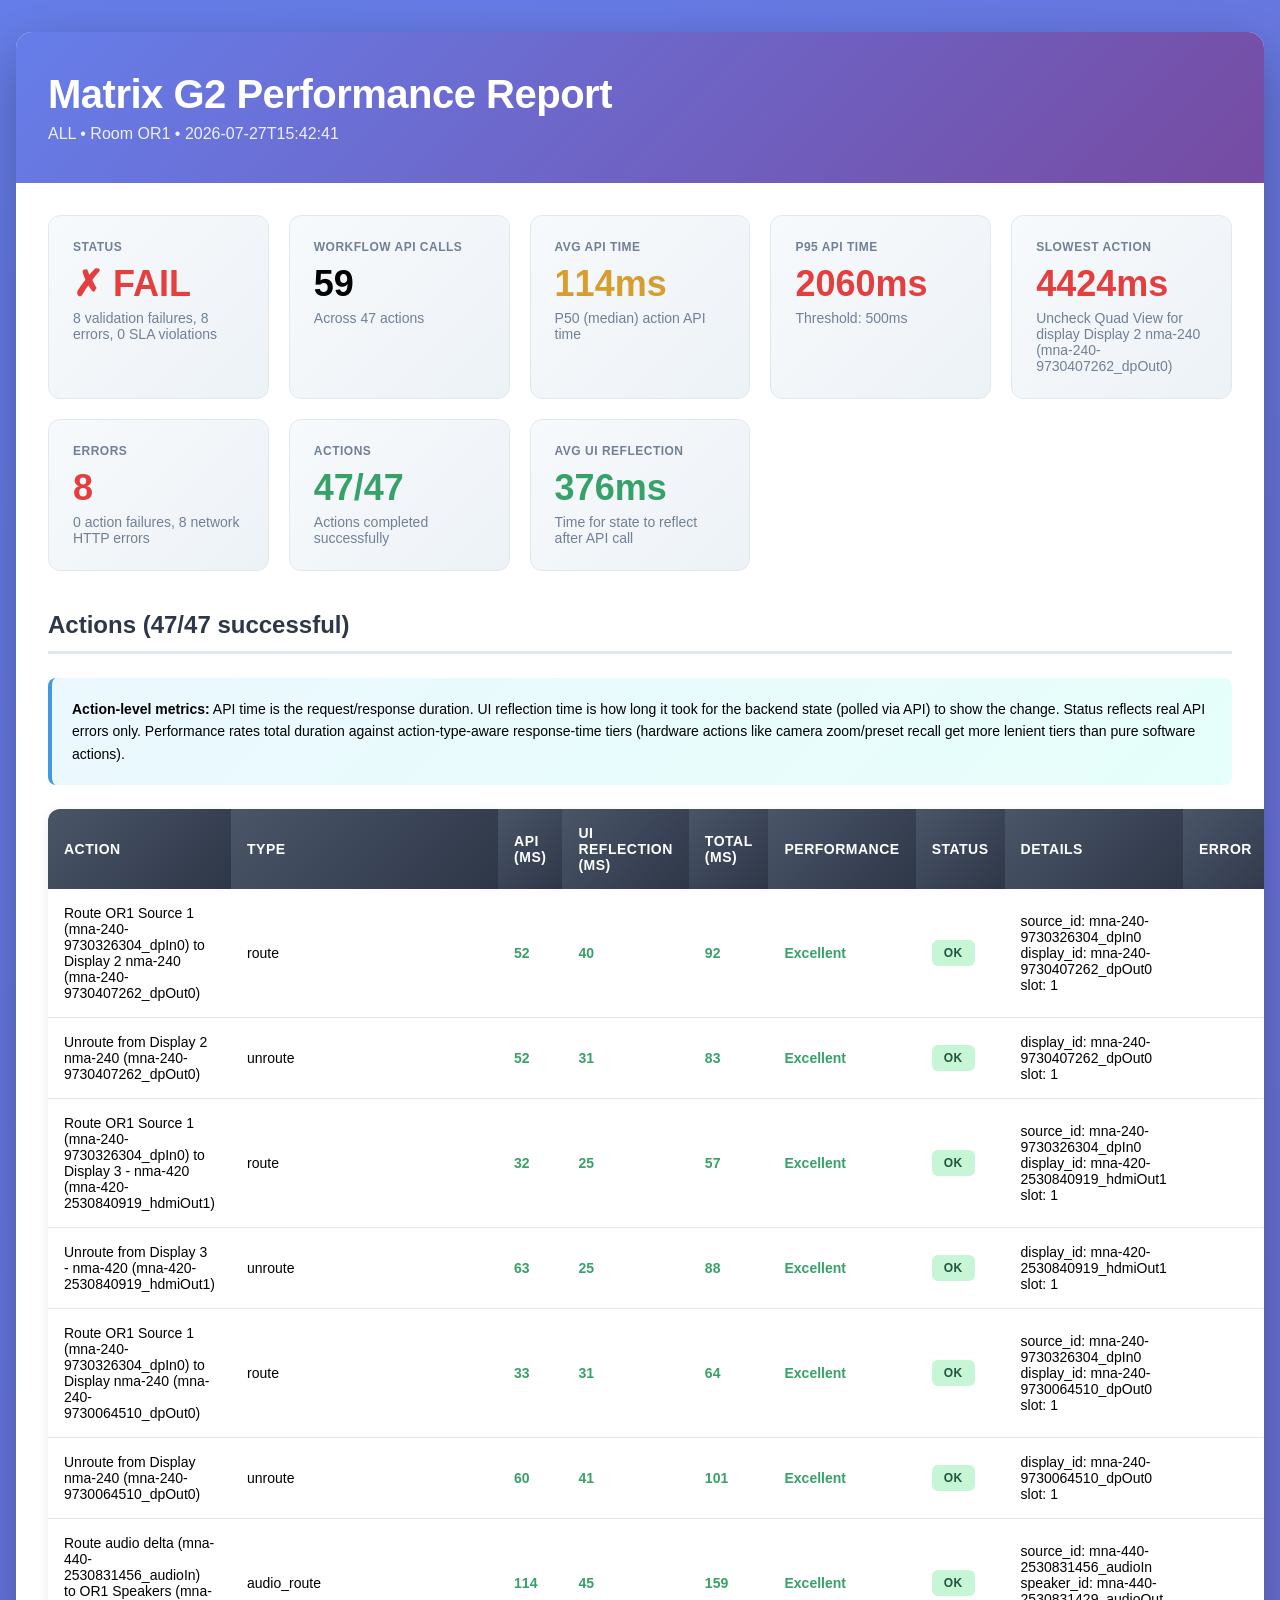
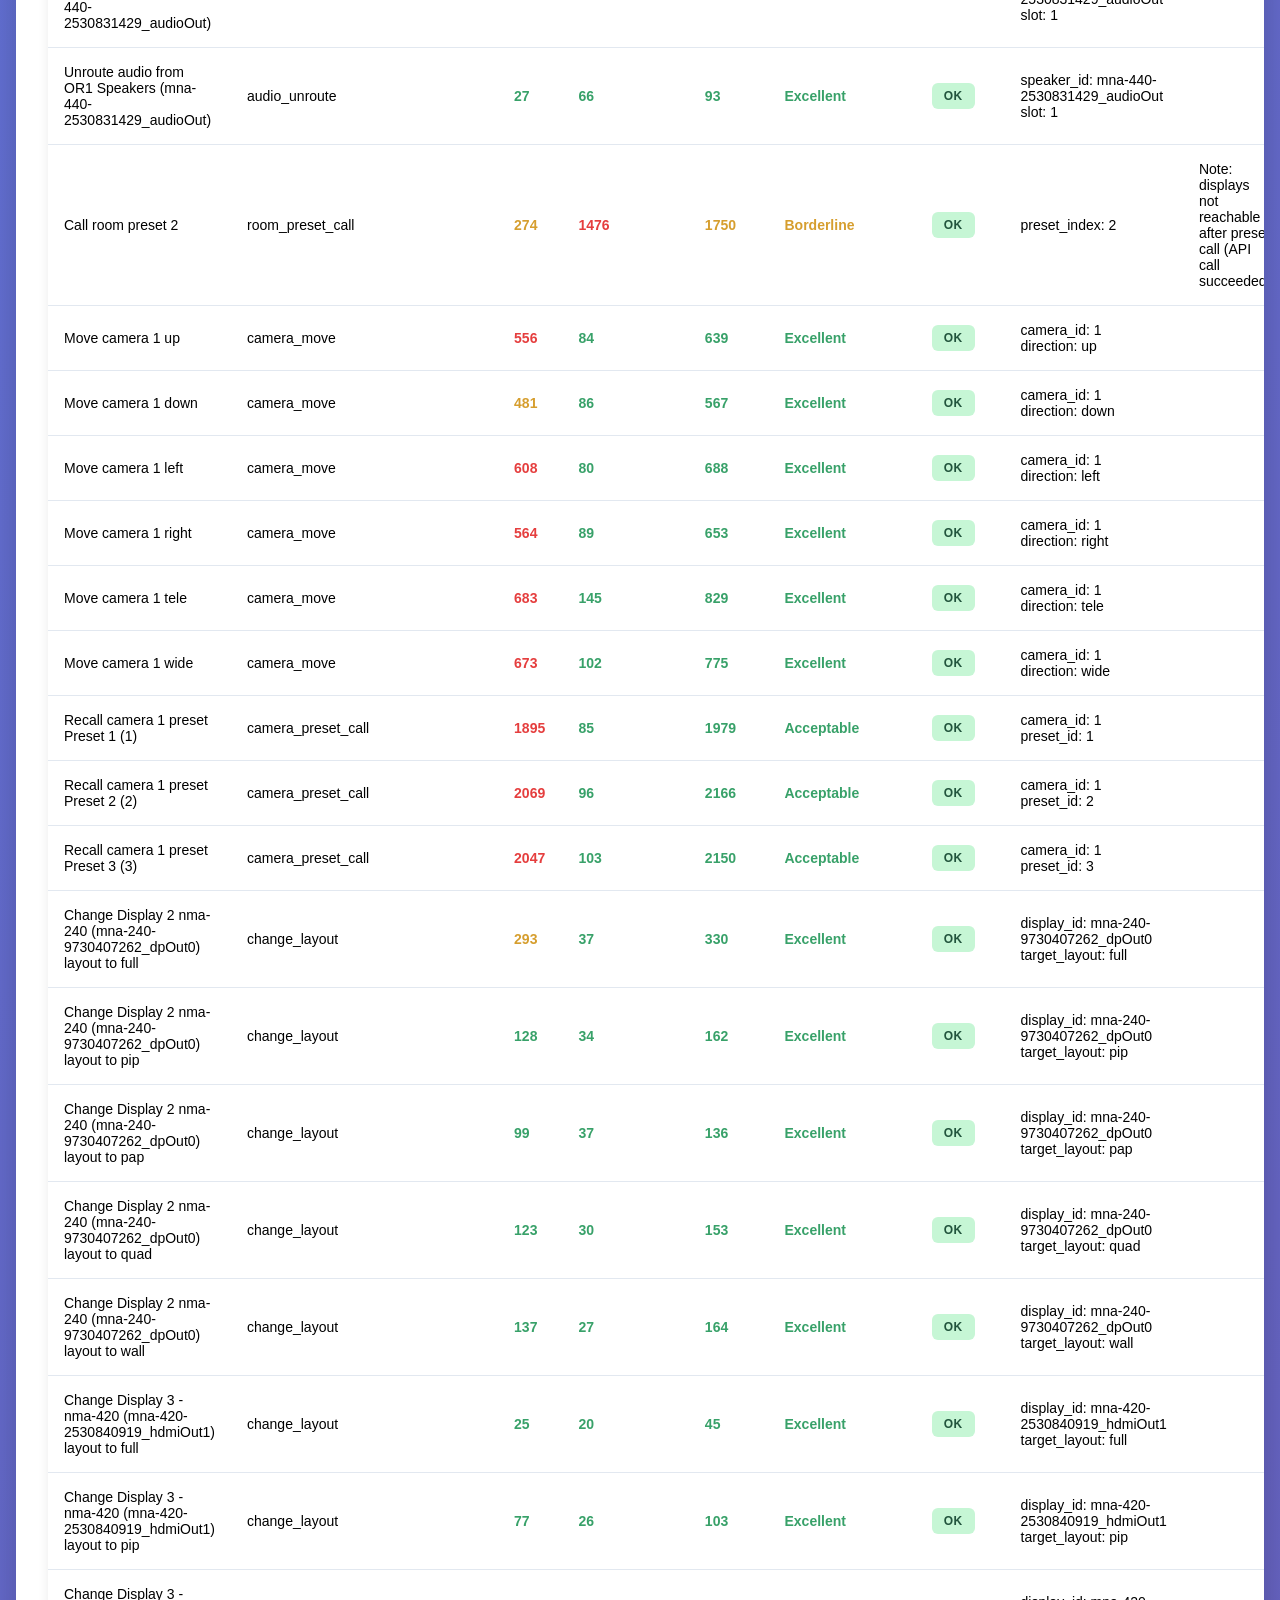
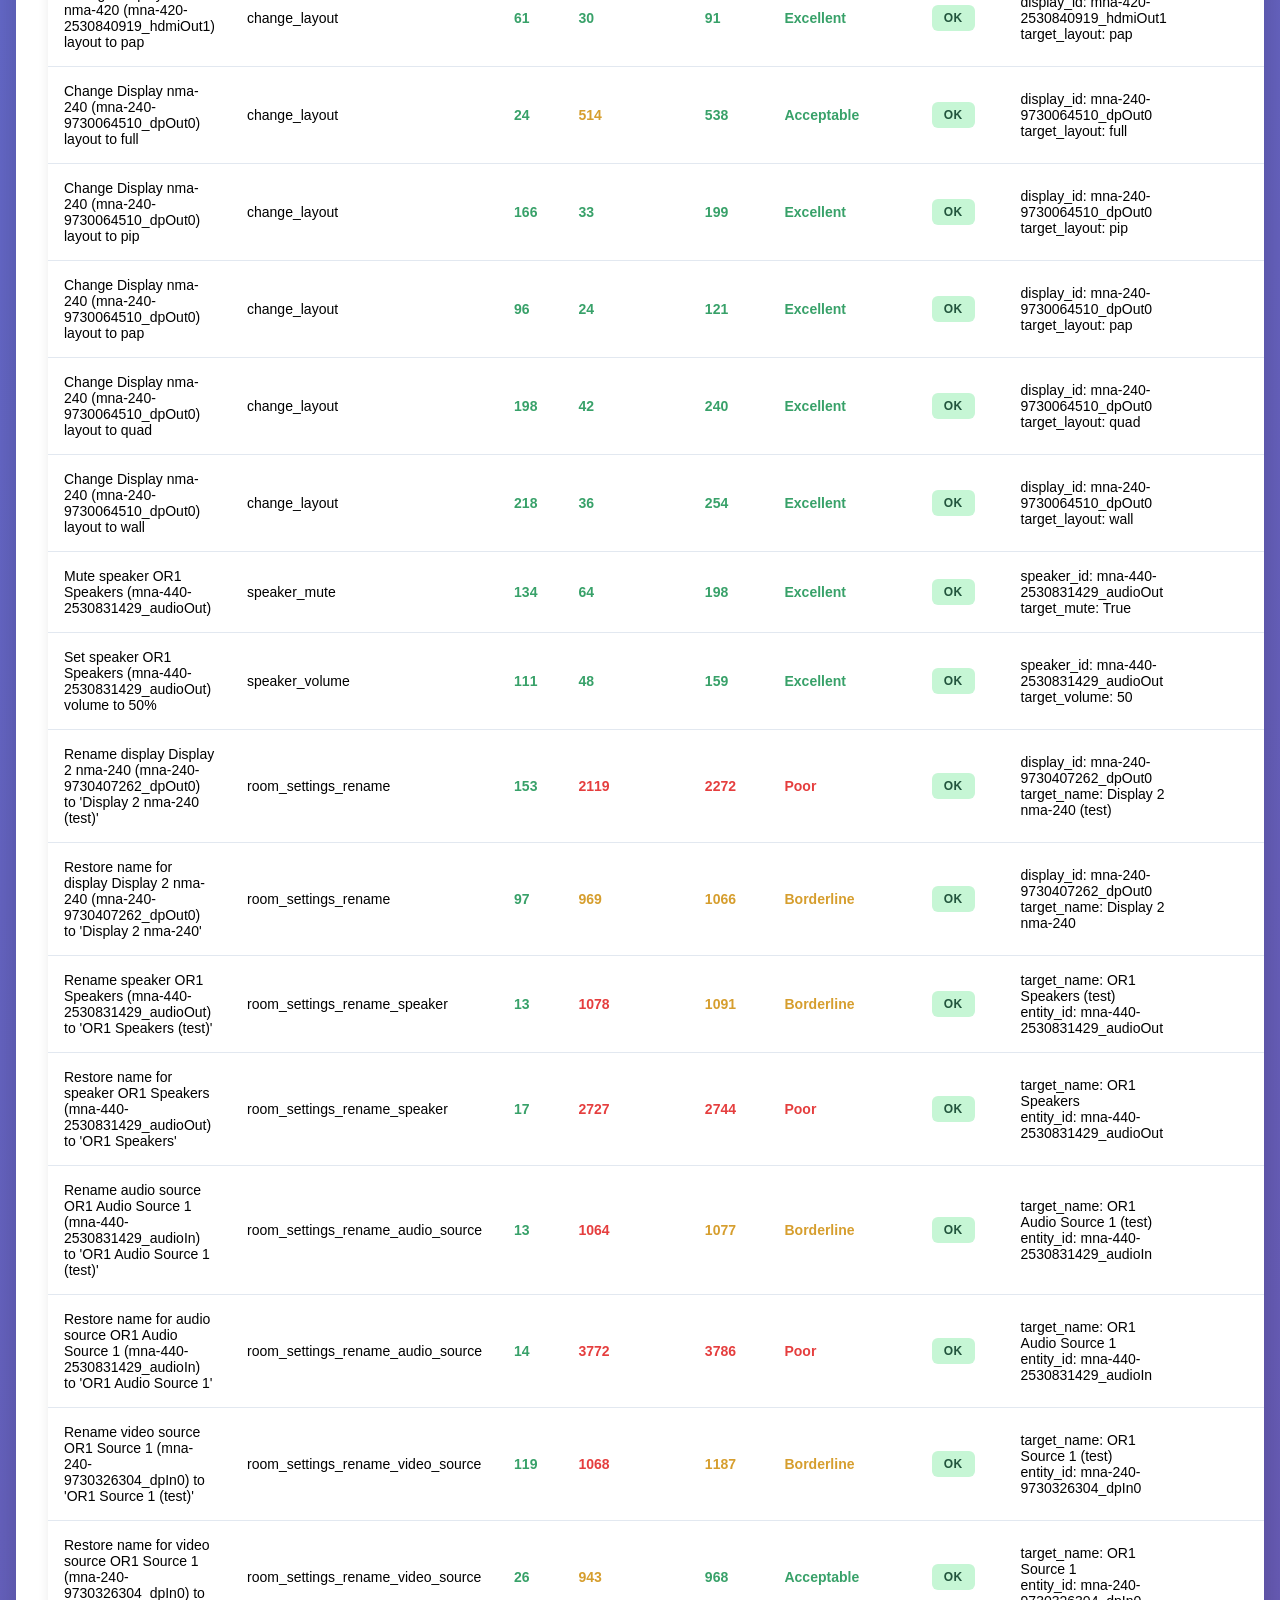
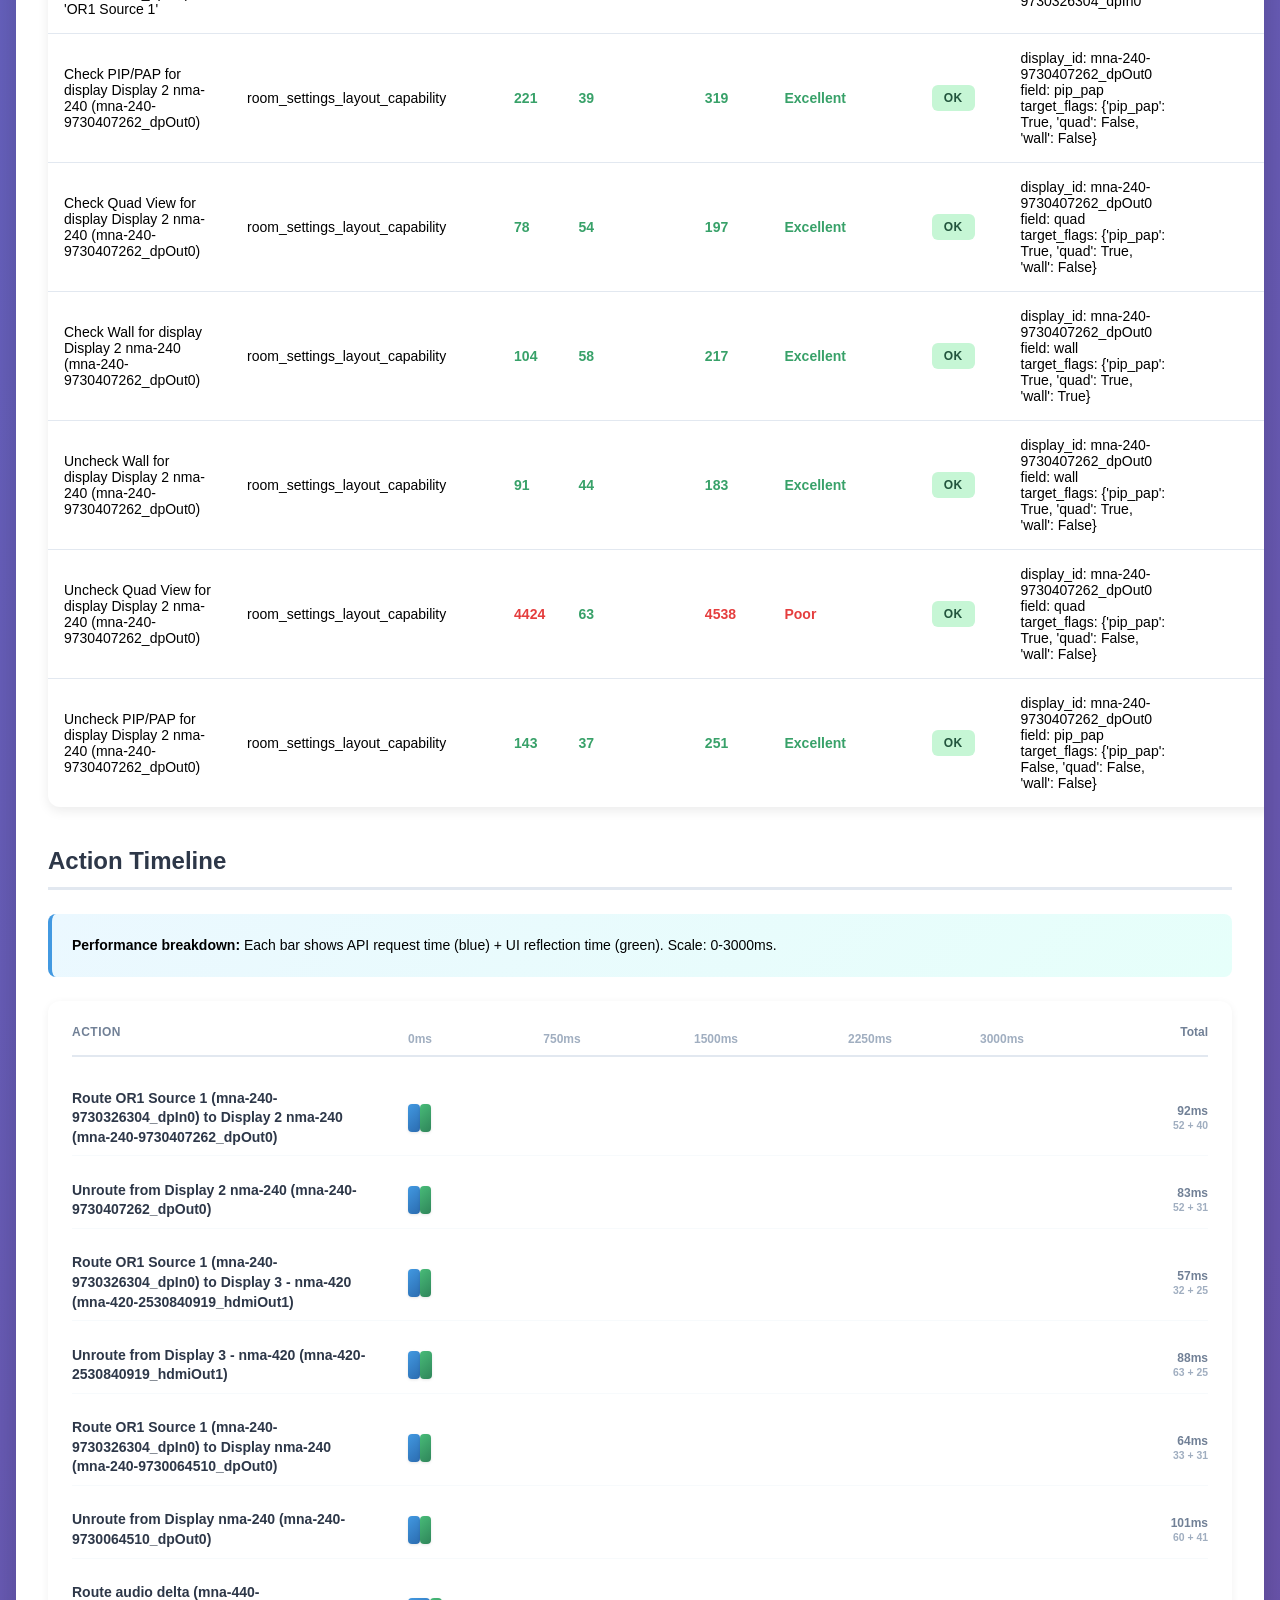
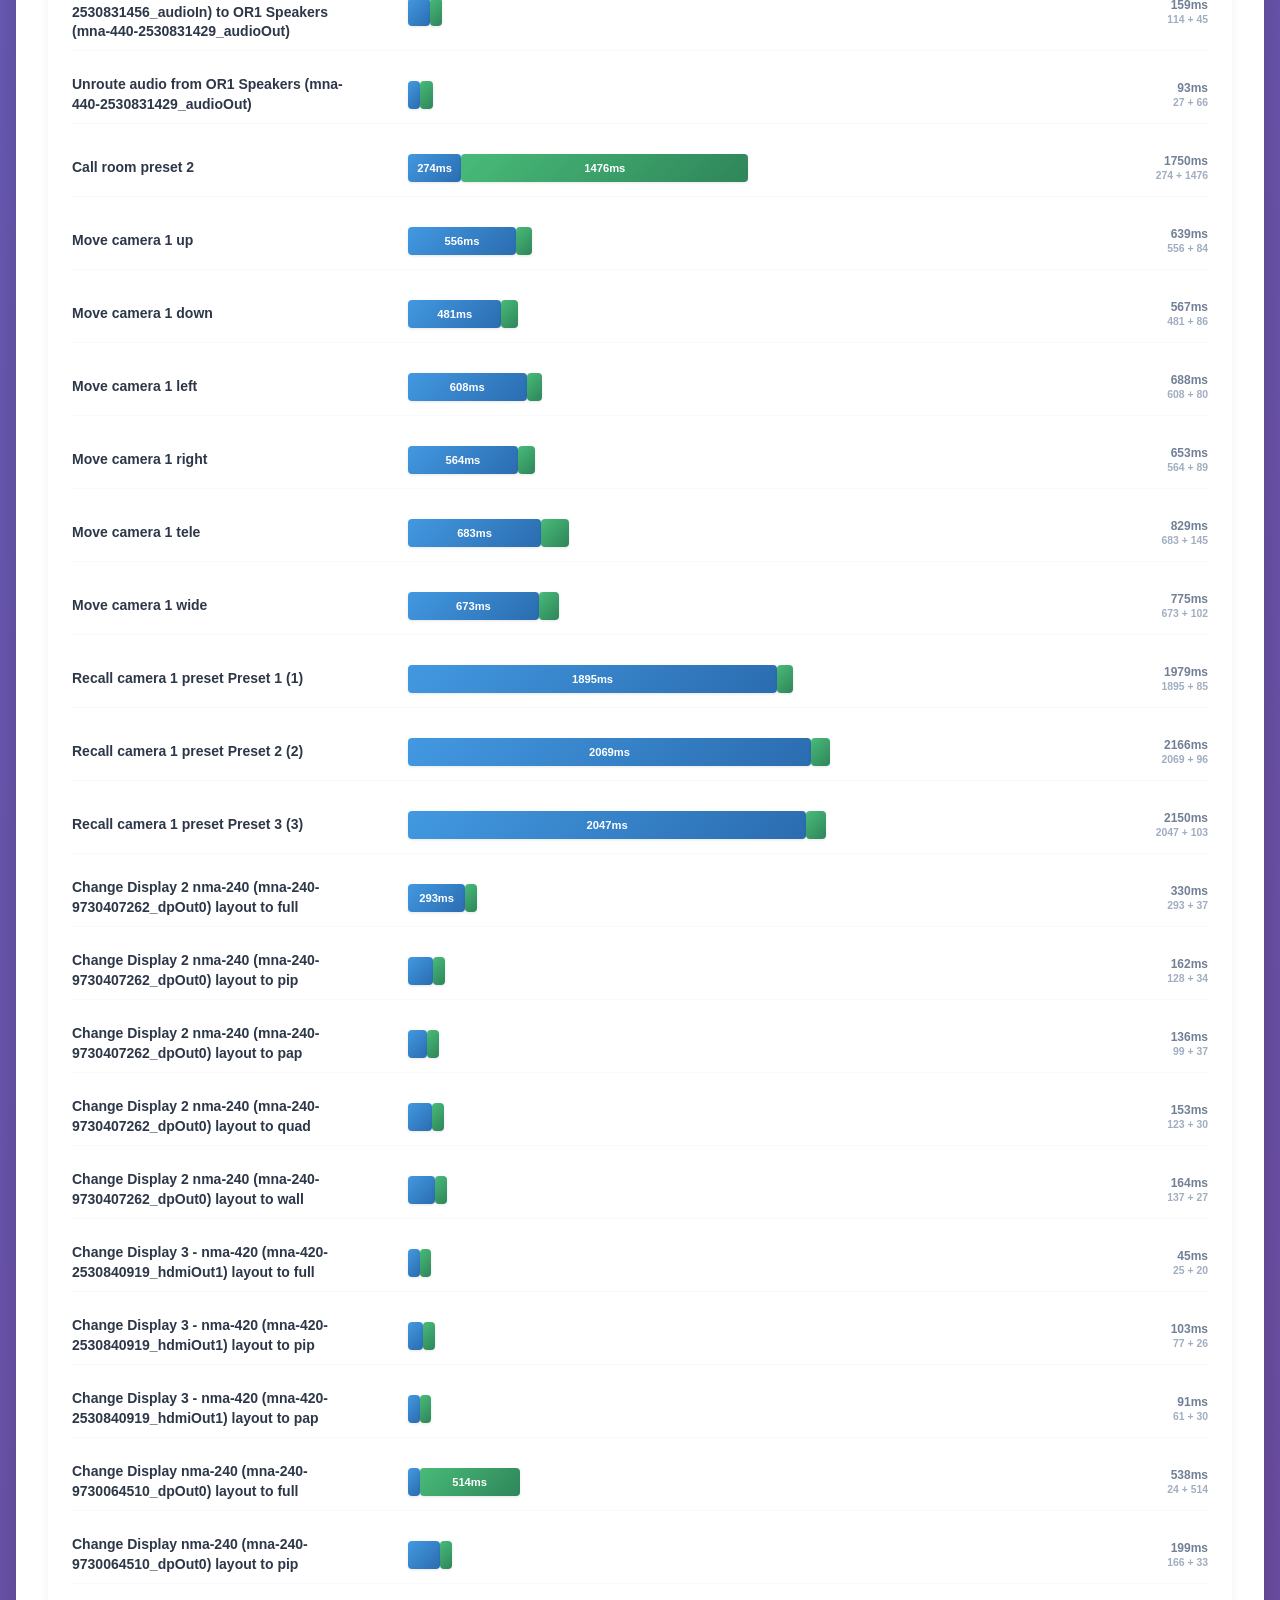
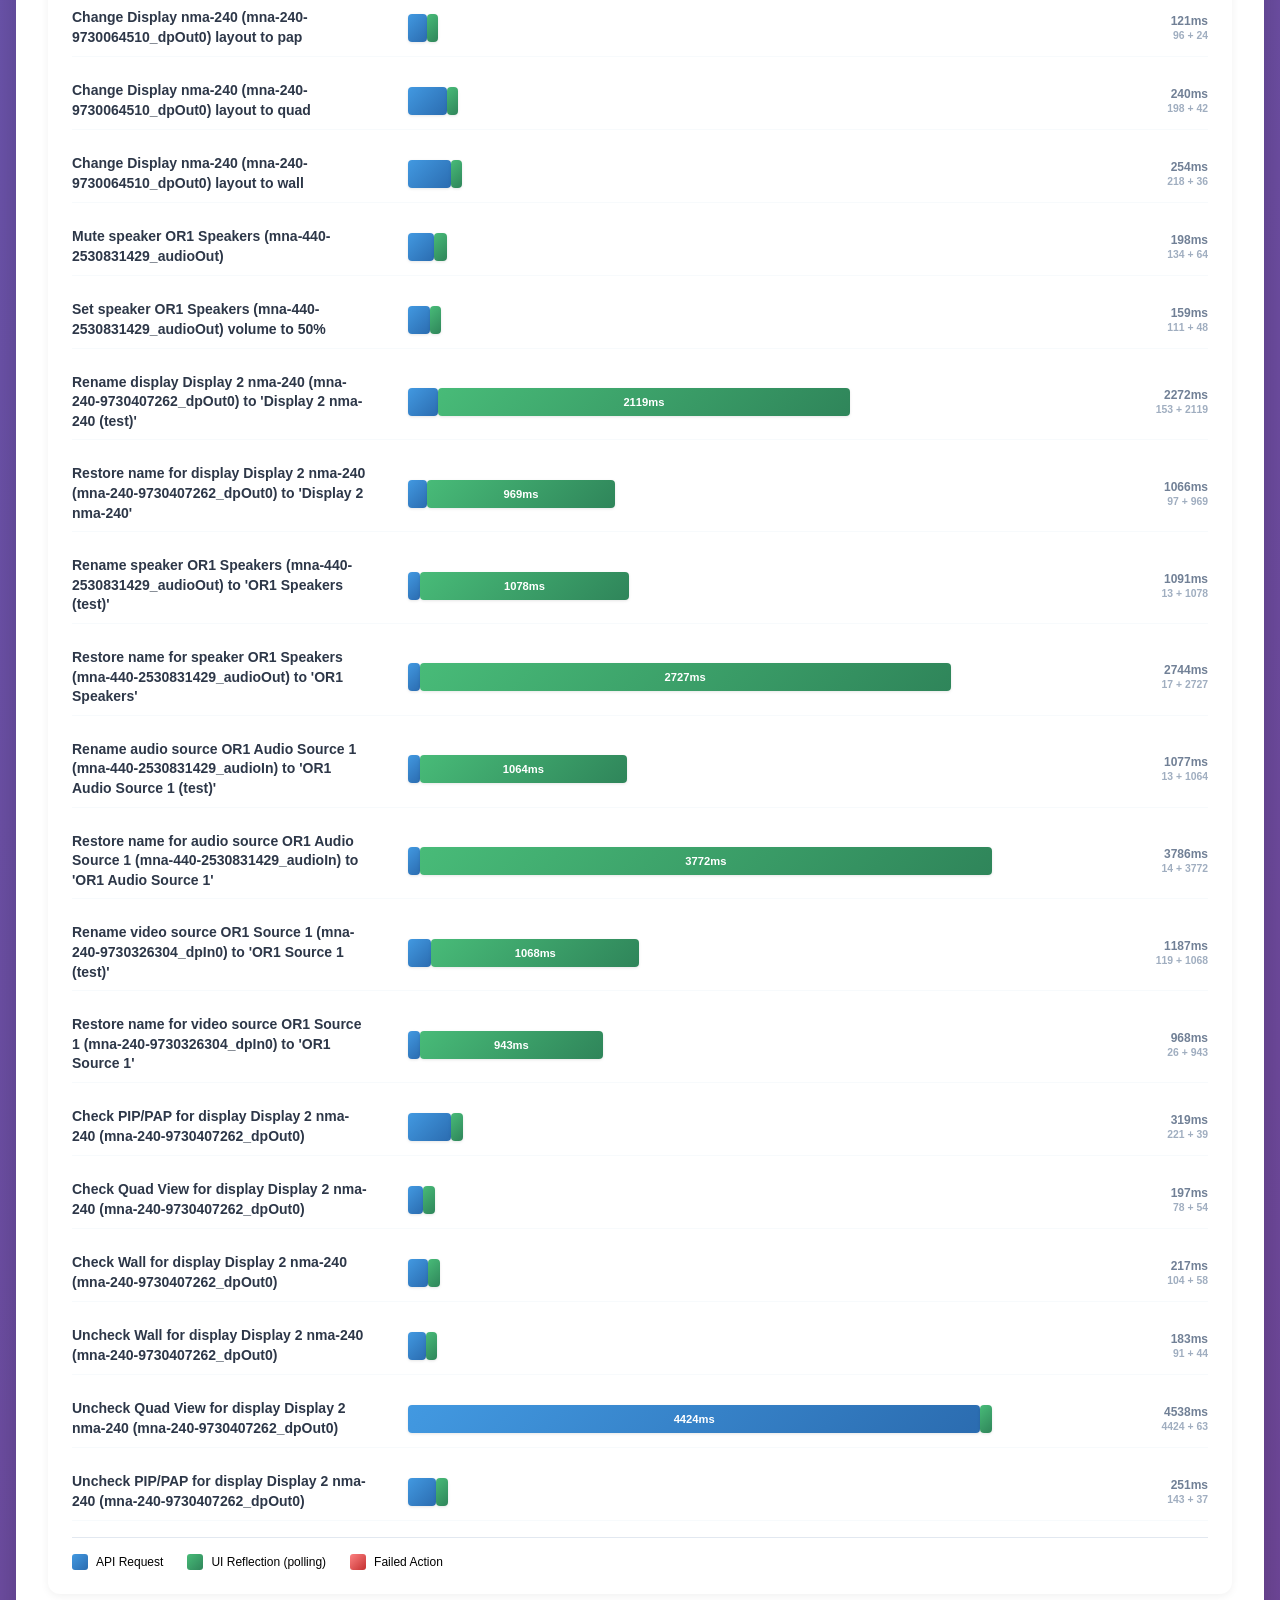
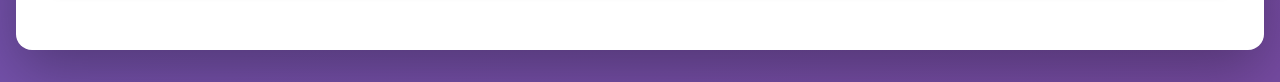
<file: reports/all_OR1_2026-07-27_15-41-41/report.html>
<!DOCTYPE html>
<html lang="en">
<head>
    <meta charset="UTF-8">
    <meta name="viewport" content="width=device-width, initial-scale=1.0">
    <title>Matrix G2 Performance Report</title>
    <style>
        * { margin: 0; padding: 0; box-sizing: border-box; }
        body { font-family: 'Inter', -apple-system, BlinkMacSystemFont, 'Segoe UI', Arial, sans-serif; background: linear-gradient(135deg, #667eea 0%, #764ba2 100%); min-height: 100vh; padding: 2rem 1rem; }
        .container { max-width: 1400px; margin: 0 auto; background: #ffffff; border-radius: 16px; box-shadow: 0 20px 60px rgba(0,0,0,0.3); overflow: hidden; }
        .header { background: linear-gradient(135deg, #667eea 0%, #764ba2 100%); color: #fff; padding: 2.5rem 2rem; }
        .header h1 { font-size: 2.5rem; font-weight: 700; margin-bottom: 0.5rem; letter-spacing: -0.5px; }
        .header .meta { font-size: 1rem; opacity: 0.9; font-weight: 500; }
        .content { padding: 2rem; }
        h2 { color: #2d3748; font-size: 1.5rem; font-weight: 700; margin: 2.5rem 0 1.5rem 0; padding-bottom: 0.75rem; border-bottom: 3px solid #e2e8f0; }
        .summary-grid { display: grid; grid-template-columns: repeat(auto-fit, minmax(200px, 1fr)); gap: 1.25rem; margin-bottom: 2.5rem; }
        .summary-card { background: linear-gradient(135deg, #f7fafc 0%, #edf2f7 100%); padding: 1.5rem; border-radius: 12px; border: 1px solid #e2e8f0; transition: transform 0.2s, box-shadow 0.2s; }
        .summary-card:hover { transform: translateY(-2px); box-shadow: 0 8px 16px rgba(0,0,0,0.1); }
        .summary-card h3 { font-size: 0.75rem; color: #718096; text-transform: uppercase; letter-spacing: 0.5px; font-weight: 700; margin-bottom: 0.75rem; }
        .summary-card .value { font-size: 2.25rem; font-weight: 800; line-height: 1; margin-bottom: 0.5rem; }
        .summary-card .subtext { font-size: 0.875rem; color: #718096; }
        .status-pass { color: #38a169; }
        .status-fail { color: #e53e3e; }
        .status-warn { color: #d69e2e; }
        table { width: 100%; border-collapse: separate; border-spacing: 0; background: #fff; border-radius: 12px; overflow: hidden; box-shadow: 0 4px 12px rgba(0,0,0,0.08); margin-bottom: 2rem; }
        th { background: linear-gradient(135deg, #4a5568 0%, #2d3748 100%); color: #fff; padding: 1rem; text-align: left; font-size: 0.875rem; font-weight: 700; text-transform: uppercase; letter-spacing: 0.5px; }
        td { padding: 1rem; font-size: 0.875rem; border-bottom: 1px solid #e2e8f0; word-wrap: break-word; overflow-wrap: break-word; max-width: 320px; }
        tr:last-child td { border-bottom: none; }
        tr:hover { background: #f7fafc; }
        .metric-good { color: #38a169; font-weight: 700; }
        .metric-warn { color: #d69e2e; font-weight: 700; }
        .metric-bad { color: #e53e3e; font-weight: 700; }
        .badge { display: inline-block; padding: 0.375rem 0.75rem; border-radius: 6px; font-size: 0.75rem; font-weight: 700; text-transform: uppercase; letter-spacing: 0.5px; }
        .badge-success { background: #c6f6d5; color: #22543d; }
        .badge-danger { background: #fed7d7; color: #742a2a; }
        .section-note { background: linear-gradient(135deg, #ebf8ff 0%, #e6fffa 100%); padding: 1.25rem; border-radius: 8px; margin-bottom: 1.5rem; border-left: 4px solid #4299e1; font-size: 0.875rem; line-height: 1.6; }
        .timeline { margin: 1.5rem 0; background: #fff; padding: 1.5rem; border-radius: 12px; box-shadow: 0 2px 8px rgba(0,0,0,0.06); }
        .timeline-header { display: flex; align-items: center; margin-bottom: 1.5rem; padding-bottom: 1rem; border-bottom: 2px solid #e2e8f0; }
        .timeline-header-label { width: 320px; font-size: 0.75rem; font-weight: 700; color: #718096; text-transform: uppercase; letter-spacing: 0.5px; }
        .timeline-header-scale { flex: 1; display: flex; font-size: 0.75rem; color: #a0aec0; font-weight: 600; padding: 0 1rem; position: relative; }
        .timeline-header-scale span { position: absolute; transform: translateX(-50%); }
        .timeline-header-scale span:nth-child(1) { left: 1rem; transform: translateX(0); }
        .timeline-header-scale span:nth-child(2) { left: calc(1rem + 25%); }
        .timeline-header-scale span:nth-child(3) { left: calc(1rem + 50%); }
        .timeline-header-scale span:nth-child(4) { left: calc(1rem + 75%); }
        .timeline-header-scale span:nth-child(5) { left: calc(1rem + 100%); transform: translateX(-100%); }
        .timeline-row { display: flex; align-items: center; margin-bottom: 1rem; padding: 0.5rem 0; border-bottom: 1px solid #f7fafc; }
        .timeline-row:last-child { border-bottom: none; }
        .timeline-row:hover { background: #f7fafc; margin: 0 -1rem 1rem -1rem; padding: 0.5rem 1rem; border-radius: 6px; }
        .timeline-label { width: 320px; font-size: 0.875rem; font-weight: 600; color: #2d3748; padding-right: 1.5rem; line-height: 1.4; }
        .timeline-track { flex: 1; position: relative; height: 40px; display: flex; align-items: center; padding: 0 1rem; }
        .timeline-bars { position: relative; width: 100%; height: 28px; display: flex; }
        .timeline-bar { height: 28px; display: flex; align-items: center; justify-content: center; font-size: 0.7rem; font-weight: 700; color: #fff; border-radius: 4px; box-shadow: 0 1px 3px rgba(0,0,0,0.1); transition: transform 0.2s, box-shadow 0.2s; }
        .timeline-bar:hover { transform: translateY(-1px); box-shadow: 0 2px 6px rgba(0,0,0,0.15); }
        .timeline-bar-text { white-space: nowrap; overflow: hidden; text-overflow: ellipsis; padding: 0 6px; }
        .timeline-times { min-width: 200px; font-size: 0.75rem; color: #718096; padding-left: 1.5rem; font-weight: 600; text-align: right; }
        .bar-api { background: linear-gradient(135deg, #4299e1 0%, #2b6cb0 100%); }
        .bar-ui { background: linear-gradient(135deg, #48bb78 0%, #2f855a 100%); }
        .bar-api-violation { background: linear-gradient(135deg, #fc8181 0%, #c53030 100%); }
        .timeline-legend { display: flex; gap: 1.5rem; margin-top: 1rem; padding-top: 1rem; border-top: 1px solid #e2e8f0; font-size: 0.75rem; }
        .timeline-legend-item { display: flex; align-items: center; gap: 0.5rem; }
        .timeline-legend-box { width: 16px; height: 16px; border-radius: 3px; }
    </style>
</head>
<body>
    <div class="container">
        <div class="header">
            <h1>Matrix G2 Performance Report</h1>
            <div class="meta">ALL • Room OR1 • 2026-07-27T15:42:41</div>
        </div>
        <div class="content">
    
    <div class="summary-grid">
        <div class="summary-card">
            <h3>Status</h3>
            <div class="value status-fail">
                ✗ FAIL
            </div>
            <div class="subtext">8 validation failures, 8 errors, 0 SLA violations</div>
        </div>
        
        <div class="summary-card">
            <h3>Workflow API Calls</h3>
            <div class="value">59</div>
            <div class="subtext">Across 47 actions</div>
        </div>
        
        <div class="summary-card">
            <h3>Avg API Time</h3>
            <div class="value metric-warn">
                114ms
            </div>
            <div class="subtext">P50 (median) action API time</div>
        </div>
        
        <div class="summary-card">
            <h3>P95 API Time</h3>
            <div class="value metric-bad">
                2060ms
            </div>
            <div class="subtext">Threshold: 500ms</div>
        </div>
        
        <div class="summary-card">
            <h3>Slowest Action</h3>
            <div class="value metric-bad">
                4424ms
            </div>
            <div class="subtext">Uncheck Quad View for display Display 2 nma-240 (mna-240-9730407262_dpOut0)</div>
        </div>
        
        <div class="summary-card">
            <h3>Errors</h3>
            <div class="value status-fail">
                8
            </div>
            <div class="subtext">0 action failures, 8 network HTTP errors</div>
        </div>
        
        <div class="summary-card">
            <h3>Actions</h3>
            <div class="value status-pass">
                47/47
            </div>
            <div class="subtext">Actions completed successfully</div>
        </div>
        
        <div class="summary-card">
            <h3>Avg UI Reflection</h3>
            <div class="value metric-good">
                376ms
            </div>
            <div class="subtext">Time for state to reflect after API call</div>
        </div>
    </div>

    
    <h2>Actions (47/47 successful)</h2>
    <div class="section-note">
        <strong>Action-level metrics:</strong> API time is the request/response duration. UI reflection time is how long it took for the backend state (polled via API) to show the change. Status reflects real API errors only. Performance rates total duration against action-type-aware response-time tiers (hardware actions like camera zoom/preset recall get more lenient tiers than pure software actions).
    </div>
    <table>
        <tr><th>Action</th><th>Type</th><th>API (ms)</th><th>UI Reflection (ms)</th><th>Total (ms)</th><th>Performance</th><th>Status</th><th>Details</th><th>Error</th></tr>
        <tr><td>Route OR1 Source 1 (mna-240-9730326304_dpIn0) to Display 2 nma-240 (mna-240-9730407262_dpOut0)</td><td>route</td><td class='metric-good'>52</td><td class='metric-good'>40</td><td class='metric-good'>92</td><td class='metric-good'>Excellent</td><td><span class='badge badge-success'>OK</span></td><td>source_id: mna-240-9730326304_dpIn0<br>display_id: mna-240-9730407262_dpOut0<br>slot: 1</td><td></td></tr><tr><td>Unroute from Display 2 nma-240 (mna-240-9730407262_dpOut0)</td><td>unroute</td><td class='metric-good'>52</td><td class='metric-good'>31</td><td class='metric-good'>83</td><td class='metric-good'>Excellent</td><td><span class='badge badge-success'>OK</span></td><td>display_id: mna-240-9730407262_dpOut0<br>slot: 1</td><td></td></tr><tr><td>Route OR1 Source 1 (mna-240-9730326304_dpIn0) to Display 3 - nma-420 (mna-420-2530840919_hdmiOut1)</td><td>route</td><td class='metric-good'>32</td><td class='metric-good'>25</td><td class='metric-good'>57</td><td class='metric-good'>Excellent</td><td><span class='badge badge-success'>OK</span></td><td>source_id: mna-240-9730326304_dpIn0<br>display_id: mna-420-2530840919_hdmiOut1<br>slot: 1</td><td></td></tr><tr><td>Unroute from Display 3 - nma-420 (mna-420-2530840919_hdmiOut1)</td><td>unroute</td><td class='metric-good'>63</td><td class='metric-good'>25</td><td class='metric-good'>88</td><td class='metric-good'>Excellent</td><td><span class='badge badge-success'>OK</span></td><td>display_id: mna-420-2530840919_hdmiOut1<br>slot: 1</td><td></td></tr><tr><td>Route OR1 Source 1 (mna-240-9730326304_dpIn0) to Display nma-240 (mna-240-9730064510_dpOut0)</td><td>route</td><td class='metric-good'>33</td><td class='metric-good'>31</td><td class='metric-good'>64</td><td class='metric-good'>Excellent</td><td><span class='badge badge-success'>OK</span></td><td>source_id: mna-240-9730326304_dpIn0<br>display_id: mna-240-9730064510_dpOut0<br>slot: 1</td><td></td></tr><tr><td>Unroute from Display nma-240 (mna-240-9730064510_dpOut0)</td><td>unroute</td><td class='metric-good'>60</td><td class='metric-good'>41</td><td class='metric-good'>101</td><td class='metric-good'>Excellent</td><td><span class='badge badge-success'>OK</span></td><td>display_id: mna-240-9730064510_dpOut0<br>slot: 1</td><td></td></tr><tr><td>Route audio delta (mna-440-2530831456_audioIn) to OR1 Speakers (mna-440-2530831429_audioOut)</td><td>audio_route</td><td class='metric-good'>114</td><td class='metric-good'>45</td><td class='metric-good'>159</td><td class='metric-good'>Excellent</td><td><span class='badge badge-success'>OK</span></td><td>source_id: mna-440-2530831456_audioIn<br>speaker_id: mna-440-2530831429_audioOut<br>slot: 1</td><td></td></tr><tr><td>Unroute audio from OR1 Speakers (mna-440-2530831429_audioOut)</td><td>audio_unroute</td><td class='metric-good'>27</td><td class='metric-good'>66</td><td class='metric-good'>93</td><td class='metric-good'>Excellent</td><td><span class='badge badge-success'>OK</span></td><td>speaker_id: mna-440-2530831429_audioOut<br>slot: 1</td><td></td></tr><tr><td>Call room preset 2</td><td>room_preset_call</td><td class='metric-warn'>274</td><td class='metric-bad'>1476</td><td class='metric-warn'>1750</td><td class='metric-warn'>Borderline</td><td><span class='badge badge-success'>OK</span></td><td>preset_index: 2</td><td>Note: displays not reachable after preset call (API call succeeded)</td></tr><tr><td>Move camera 1 up</td><td>camera_move</td><td class='metric-bad'>556</td><td class='metric-good'>84</td><td class='metric-good'>639</td><td class='metric-good'>Excellent</td><td><span class='badge badge-success'>OK</span></td><td>camera_id: 1<br>direction: up</td><td></td></tr><tr><td>Move camera 1 down</td><td>camera_move</td><td class='metric-warn'>481</td><td class='metric-good'>86</td><td class='metric-good'>567</td><td class='metric-good'>Excellent</td><td><span class='badge badge-success'>OK</span></td><td>camera_id: 1<br>direction: down</td><td></td></tr><tr><td>Move camera 1 left</td><td>camera_move</td><td class='metric-bad'>608</td><td class='metric-good'>80</td><td class='metric-good'>688</td><td class='metric-good'>Excellent</td><td><span class='badge badge-success'>OK</span></td><td>camera_id: 1<br>direction: left</td><td></td></tr><tr><td>Move camera 1 right</td><td>camera_move</td><td class='metric-bad'>564</td><td class='metric-good'>89</td><td class='metric-good'>653</td><td class='metric-good'>Excellent</td><td><span class='badge badge-success'>OK</span></td><td>camera_id: 1<br>direction: right</td><td></td></tr><tr><td>Move camera 1 tele</td><td>camera_move</td><td class='metric-bad'>683</td><td class='metric-good'>145</td><td class='metric-good'>829</td><td class='metric-good'>Excellent</td><td><span class='badge badge-success'>OK</span></td><td>camera_id: 1<br>direction: tele</td><td></td></tr><tr><td>Move camera 1 wide</td><td>camera_move</td><td class='metric-bad'>673</td><td class='metric-good'>102</td><td class='metric-good'>775</td><td class='metric-good'>Excellent</td><td><span class='badge badge-success'>OK</span></td><td>camera_id: 1<br>direction: wide</td><td></td></tr><tr><td>Recall camera 1 preset Preset 1 (1)</td><td>camera_preset_call</td><td class='metric-bad'>1895</td><td class='metric-good'>85</td><td class='metric-good'>1979</td><td class='metric-good'>Acceptable</td><td><span class='badge badge-success'>OK</span></td><td>camera_id: 1<br>preset_id: 1</td><td></td></tr><tr><td>Recall camera 1 preset Preset 2 (2)</td><td>camera_preset_call</td><td class='metric-bad'>2069</td><td class='metric-good'>96</td><td class='metric-good'>2166</td><td class='metric-good'>Acceptable</td><td><span class='badge badge-success'>OK</span></td><td>camera_id: 1<br>preset_id: 2</td><td></td></tr><tr><td>Recall camera 1 preset Preset 3 (3)</td><td>camera_preset_call</td><td class='metric-bad'>2047</td><td class='metric-good'>103</td><td class='metric-good'>2150</td><td class='metric-good'>Acceptable</td><td><span class='badge badge-success'>OK</span></td><td>camera_id: 1<br>preset_id: 3</td><td></td></tr><tr><td>Change Display 2 nma-240 (mna-240-9730407262_dpOut0) layout to full</td><td>change_layout</td><td class='metric-warn'>293</td><td class='metric-good'>37</td><td class='metric-good'>330</td><td class='metric-good'>Excellent</td><td><span class='badge badge-success'>OK</span></td><td>display_id: mna-240-9730407262_dpOut0<br>target_layout: full</td><td></td></tr><tr><td>Change Display 2 nma-240 (mna-240-9730407262_dpOut0) layout to pip</td><td>change_layout</td><td class='metric-good'>128</td><td class='metric-good'>34</td><td class='metric-good'>162</td><td class='metric-good'>Excellent</td><td><span class='badge badge-success'>OK</span></td><td>display_id: mna-240-9730407262_dpOut0<br>target_layout: pip</td><td></td></tr><tr><td>Change Display 2 nma-240 (mna-240-9730407262_dpOut0) layout to pap</td><td>change_layout</td><td class='metric-good'>99</td><td class='metric-good'>37</td><td class='metric-good'>136</td><td class='metric-good'>Excellent</td><td><span class='badge badge-success'>OK</span></td><td>display_id: mna-240-9730407262_dpOut0<br>target_layout: pap</td><td></td></tr><tr><td>Change Display 2 nma-240 (mna-240-9730407262_dpOut0) layout to quad</td><td>change_layout</td><td class='metric-good'>123</td><td class='metric-good'>30</td><td class='metric-good'>153</td><td class='metric-good'>Excellent</td><td><span class='badge badge-success'>OK</span></td><td>display_id: mna-240-9730407262_dpOut0<br>target_layout: quad</td><td></td></tr><tr><td>Change Display 2 nma-240 (mna-240-9730407262_dpOut0) layout to wall</td><td>change_layout</td><td class='metric-good'>137</td><td class='metric-good'>27</td><td class='metric-good'>164</td><td class='metric-good'>Excellent</td><td><span class='badge badge-success'>OK</span></td><td>display_id: mna-240-9730407262_dpOut0<br>target_layout: wall</td><td></td></tr><tr><td>Change Display 3 - nma-420 (mna-420-2530840919_hdmiOut1) layout to full</td><td>change_layout</td><td class='metric-good'>25</td><td class='metric-good'>20</td><td class='metric-good'>45</td><td class='metric-good'>Excellent</td><td><span class='badge badge-success'>OK</span></td><td>display_id: mna-420-2530840919_hdmiOut1<br>target_layout: full</td><td></td></tr><tr><td>Change Display 3 - nma-420 (mna-420-2530840919_hdmiOut1) layout to pip</td><td>change_layout</td><td class='metric-good'>77</td><td class='metric-good'>26</td><td class='metric-good'>103</td><td class='metric-good'>Excellent</td><td><span class='badge badge-success'>OK</span></td><td>display_id: mna-420-2530840919_hdmiOut1<br>target_layout: pip</td><td></td></tr><tr><td>Change Display 3 - nma-420 (mna-420-2530840919_hdmiOut1) layout to pap</td><td>change_layout</td><td class='metric-good'>61</td><td class='metric-good'>30</td><td class='metric-good'>91</td><td class='metric-good'>Excellent</td><td><span class='badge badge-success'>OK</span></td><td>display_id: mna-420-2530840919_hdmiOut1<br>target_layout: pap</td><td></td></tr><tr><td>Change Display nma-240 (mna-240-9730064510_dpOut0) layout to full</td><td>change_layout</td><td class='metric-good'>24</td><td class='metric-warn'>514</td><td class='metric-good'>538</td><td class='metric-good'>Acceptable</td><td><span class='badge badge-success'>OK</span></td><td>display_id: mna-240-9730064510_dpOut0<br>target_layout: full</td><td></td></tr><tr><td>Change Display nma-240 (mna-240-9730064510_dpOut0) layout to pip</td><td>change_layout</td><td class='metric-good'>166</td><td class='metric-good'>33</td><td class='metric-good'>199</td><td class='metric-good'>Excellent</td><td><span class='badge badge-success'>OK</span></td><td>display_id: mna-240-9730064510_dpOut0<br>target_layout: pip</td><td></td></tr><tr><td>Change Display nma-240 (mna-240-9730064510_dpOut0) layout to pap</td><td>change_layout</td><td class='metric-good'>96</td><td class='metric-good'>24</td><td class='metric-good'>121</td><td class='metric-good'>Excellent</td><td><span class='badge badge-success'>OK</span></td><td>display_id: mna-240-9730064510_dpOut0<br>target_layout: pap</td><td></td></tr><tr><td>Change Display nma-240 (mna-240-9730064510_dpOut0) layout to quad</td><td>change_layout</td><td class='metric-good'>198</td><td class='metric-good'>42</td><td class='metric-good'>240</td><td class='metric-good'>Excellent</td><td><span class='badge badge-success'>OK</span></td><td>display_id: mna-240-9730064510_dpOut0<br>target_layout: quad</td><td></td></tr><tr><td>Change Display nma-240 (mna-240-9730064510_dpOut0) layout to wall</td><td>change_layout</td><td class='metric-good'>218</td><td class='metric-good'>36</td><td class='metric-good'>254</td><td class='metric-good'>Excellent</td><td><span class='badge badge-success'>OK</span></td><td>display_id: mna-240-9730064510_dpOut0<br>target_layout: wall</td><td></td></tr><tr><td>Mute speaker OR1 Speakers (mna-440-2530831429_audioOut)</td><td>speaker_mute</td><td class='metric-good'>134</td><td class='metric-good'>64</td><td class='metric-good'>198</td><td class='metric-good'>Excellent</td><td><span class='badge badge-success'>OK</span></td><td>speaker_id: mna-440-2530831429_audioOut<br>target_mute: True</td><td></td></tr><tr><td>Set speaker OR1 Speakers (mna-440-2530831429_audioOut) volume to 50%</td><td>speaker_volume</td><td class='metric-good'>111</td><td class='metric-good'>48</td><td class='metric-good'>159</td><td class='metric-good'>Excellent</td><td><span class='badge badge-success'>OK</span></td><td>speaker_id: mna-440-2530831429_audioOut<br>target_volume: 50</td><td></td></tr><tr><td>Rename display Display 2 nma-240 (mna-240-9730407262_dpOut0) to 'Display 2 nma-240 (test)'</td><td>room_settings_rename</td><td class='metric-good'>153</td><td class='metric-bad'>2119</td><td class='metric-bad'>2272</td><td class='metric-bad'>Poor</td><td><span class='badge badge-success'>OK</span></td><td>display_id: mna-240-9730407262_dpOut0<br>target_name: Display 2 nma-240 (test)</td><td></td></tr><tr><td>Restore name for display Display 2 nma-240 (mna-240-9730407262_dpOut0) to 'Display 2 nma-240'</td><td>room_settings_rename</td><td class='metric-good'>97</td><td class='metric-warn'>969</td><td class='metric-warn'>1066</td><td class='metric-warn'>Borderline</td><td><span class='badge badge-success'>OK</span></td><td>display_id: mna-240-9730407262_dpOut0<br>target_name: Display 2 nma-240</td><td></td></tr><tr><td>Rename speaker OR1 Speakers (mna-440-2530831429_audioOut) to 'OR1 Speakers (test)'</td><td>room_settings_rename_speaker</td><td class='metric-good'>13</td><td class='metric-bad'>1078</td><td class='metric-warn'>1091</td><td class='metric-warn'>Borderline</td><td><span class='badge badge-success'>OK</span></td><td>target_name: OR1 Speakers (test)<br>entity_id: mna-440-2530831429_audioOut</td><td></td></tr><tr><td>Restore name for speaker OR1 Speakers (mna-440-2530831429_audioOut) to 'OR1 Speakers'</td><td>room_settings_rename_speaker</td><td class='metric-good'>17</td><td class='metric-bad'>2727</td><td class='metric-bad'>2744</td><td class='metric-bad'>Poor</td><td><span class='badge badge-success'>OK</span></td><td>target_name: OR1 Speakers<br>entity_id: mna-440-2530831429_audioOut</td><td></td></tr><tr><td>Rename audio source OR1 Audio Source 1 (mna-440-2530831429_audioIn) to 'OR1 Audio Source 1 (test)'</td><td>room_settings_rename_audio_source</td><td class='metric-good'>13</td><td class='metric-bad'>1064</td><td class='metric-warn'>1077</td><td class='metric-warn'>Borderline</td><td><span class='badge badge-success'>OK</span></td><td>target_name: OR1 Audio Source 1 (test)<br>entity_id: mna-440-2530831429_audioIn</td><td></td></tr><tr><td>Restore name for audio source OR1 Audio Source 1 (mna-440-2530831429_audioIn) to 'OR1 Audio Source 1'</td><td>room_settings_rename_audio_source</td><td class='metric-good'>14</td><td class='metric-bad'>3772</td><td class='metric-bad'>3786</td><td class='metric-bad'>Poor</td><td><span class='badge badge-success'>OK</span></td><td>target_name: OR1 Audio Source 1<br>entity_id: mna-440-2530831429_audioIn</td><td></td></tr><tr><td>Rename video source OR1 Source 1 (mna-240-9730326304_dpIn0) to 'OR1 Source 1 (test)'</td><td>room_settings_rename_video_source</td><td class='metric-good'>119</td><td class='metric-bad'>1068</td><td class='metric-warn'>1187</td><td class='metric-warn'>Borderline</td><td><span class='badge badge-success'>OK</span></td><td>target_name: OR1 Source 1 (test)<br>entity_id: mna-240-9730326304_dpIn0</td><td></td></tr><tr><td>Restore name for video source OR1 Source 1 (mna-240-9730326304_dpIn0) to 'OR1 Source 1'</td><td>room_settings_rename_video_source</td><td class='metric-good'>26</td><td class='metric-warn'>943</td><td class='metric-good'>968</td><td class='metric-good'>Acceptable</td><td><span class='badge badge-success'>OK</span></td><td>target_name: OR1 Source 1<br>entity_id: mna-240-9730326304_dpIn0</td><td></td></tr><tr><td>Check PIP/PAP for display Display 2 nma-240 (mna-240-9730407262_dpOut0)</td><td>room_settings_layout_capability</td><td class='metric-good'>221</td><td class='metric-good'>39</td><td class='metric-good'>319</td><td class='metric-good'>Excellent</td><td><span class='badge badge-success'>OK</span></td><td>display_id: mna-240-9730407262_dpOut0<br>field: pip_pap<br>target_flags: {'pip_pap': True, 'quad': False, 'wall': False}</td><td></td></tr><tr><td>Check Quad View for display Display 2 nma-240 (mna-240-9730407262_dpOut0)</td><td>room_settings_layout_capability</td><td class='metric-good'>78</td><td class='metric-good'>54</td><td class='metric-good'>197</td><td class='metric-good'>Excellent</td><td><span class='badge badge-success'>OK</span></td><td>display_id: mna-240-9730407262_dpOut0<br>field: quad<br>target_flags: {'pip_pap': True, 'quad': True, 'wall': False}</td><td></td></tr><tr><td>Check Wall for display Display 2 nma-240 (mna-240-9730407262_dpOut0)</td><td>room_settings_layout_capability</td><td class='metric-good'>104</td><td class='metric-good'>58</td><td class='metric-good'>217</td><td class='metric-good'>Excellent</td><td><span class='badge badge-success'>OK</span></td><td>display_id: mna-240-9730407262_dpOut0<br>field: wall<br>target_flags: {'pip_pap': True, 'quad': True, 'wall': True}</td><td></td></tr><tr><td>Uncheck Wall for display Display 2 nma-240 (mna-240-9730407262_dpOut0)</td><td>room_settings_layout_capability</td><td class='metric-good'>91</td><td class='metric-good'>44</td><td class='metric-good'>183</td><td class='metric-good'>Excellent</td><td><span class='badge badge-success'>OK</span></td><td>display_id: mna-240-9730407262_dpOut0<br>field: wall<br>target_flags: {'pip_pap': True, 'quad': True, 'wall': False}</td><td></td></tr><tr><td>Uncheck Quad View for display Display 2 nma-240 (mna-240-9730407262_dpOut0)</td><td>room_settings_layout_capability</td><td class='metric-bad'>4424</td><td class='metric-good'>63</td><td class='metric-bad'>4538</td><td class='metric-bad'>Poor</td><td><span class='badge badge-success'>OK</span></td><td>display_id: mna-240-9730407262_dpOut0<br>field: quad<br>target_flags: {'pip_pap': True, 'quad': False, 'wall': False}</td><td></td></tr><tr><td>Uncheck PIP/PAP for display Display 2 nma-240 (mna-240-9730407262_dpOut0)</td><td>room_settings_layout_capability</td><td class='metric-good'>143</td><td class='metric-good'>37</td><td class='metric-good'>251</td><td class='metric-good'>Excellent</td><td><span class='badge badge-success'>OK</span></td><td>display_id: mna-240-9730407262_dpOut0<br>field: pip_pap<br>target_flags: {'pip_pap': False, 'quad': False, 'wall': False}</td><td></td></tr>
    </table>
        
    
    <h2>Action Timeline</h2>
    <div class="section-note">
        <strong>Performance breakdown:</strong> Each bar shows API request time (blue) + UI reflection time (green). Scale: 0-3000ms.
    </div>
    <div class="timeline">
        <div class="timeline-header">
            <div class="timeline-header-label">Action</div>
            <div class="timeline-header-scale">
                <span>0ms</span><span>750ms</span><span>1500ms</span><span>2250ms</span><span>3000ms</span>
            </div>
            <div class="timeline-times" style="text-align: right; padding-left: 1.5rem;">Total</div>
        </div>
        <div class="timeline-row">
                    <div class="timeline-label" title="Route OR1 Source 1 (mna-240-9730326304_dpIn0) to Display 2 nma-240 (mna-240-9730407262_dpOut0)">Route OR1 Source 1 (mna-240-9730326304_dpIn0) to Display 2 nma-240 (mna-240-9730407262_dpOut0)</div>
                    <div class="timeline-track">
                        <div class="timeline-bars">
                            <div class="timeline-bar bar-api" style="width: 2.0%;" title="API: 52ms">
                                <span class="timeline-bar-text"></span>
                            </div>
                            <div class="timeline-bar bar-ui" style="width: 2.0%;" title="UI reflection: 40ms">
                                <span class="timeline-bar-text"></span>
                            </div>
                        </div>
                    </div>
                    <div class="timeline-times">92ms<br><span style="font-size: 0.65rem; color: #a0aec0;">52 + 40</span></div>
                </div><div class="timeline-row">
                    <div class="timeline-label" title="Unroute from Display 2 nma-240 (mna-240-9730407262_dpOut0)">Unroute from Display 2 nma-240 (mna-240-9730407262_dpOut0)</div>
                    <div class="timeline-track">
                        <div class="timeline-bars">
                            <div class="timeline-bar bar-api" style="width: 2.0%;" title="API: 52ms">
                                <span class="timeline-bar-text"></span>
                            </div>
                            <div class="timeline-bar bar-ui" style="width: 2.0%;" title="UI reflection: 31ms">
                                <span class="timeline-bar-text"></span>
                            </div>
                        </div>
                    </div>
                    <div class="timeline-times">83ms<br><span style="font-size: 0.65rem; color: #a0aec0;">52 + 31</span></div>
                </div><div class="timeline-row">
                    <div class="timeline-label" title="Route OR1 Source 1 (mna-240-9730326304_dpIn0) to Display 3 - nma-420 (mna-420-2530840919_hdmiOut1)">Route OR1 Source 1 (mna-240-9730326304_dpIn0) to Display 3 - nma-420 (mna-420-2530840919_hdmiOut1)</div>
                    <div class="timeline-track">
                        <div class="timeline-bars">
                            <div class="timeline-bar bar-api" style="width: 2.0%;" title="API: 32ms">
                                <span class="timeline-bar-text"></span>
                            </div>
                            <div class="timeline-bar bar-ui" style="width: 2.0%;" title="UI reflection: 25ms">
                                <span class="timeline-bar-text"></span>
                            </div>
                        </div>
                    </div>
                    <div class="timeline-times">57ms<br><span style="font-size: 0.65rem; color: #a0aec0;">32 + 25</span></div>
                </div><div class="timeline-row">
                    <div class="timeline-label" title="Unroute from Display 3 - nma-420 (mna-420-2530840919_hdmiOut1)">Unroute from Display 3 - nma-420 (mna-420-2530840919_hdmiOut1)</div>
                    <div class="timeline-track">
                        <div class="timeline-bars">
                            <div class="timeline-bar bar-api" style="width: 2.1%;" title="API: 63ms">
                                <span class="timeline-bar-text"></span>
                            </div>
                            <div class="timeline-bar bar-ui" style="width: 2.0%;" title="UI reflection: 25ms">
                                <span class="timeline-bar-text"></span>
                            </div>
                        </div>
                    </div>
                    <div class="timeline-times">88ms<br><span style="font-size: 0.65rem; color: #a0aec0;">63 + 25</span></div>
                </div><div class="timeline-row">
                    <div class="timeline-label" title="Route OR1 Source 1 (mna-240-9730326304_dpIn0) to Display nma-240 (mna-240-9730064510_dpOut0)">Route OR1 Source 1 (mna-240-9730326304_dpIn0) to Display nma-240 (mna-240-9730064510_dpOut0)</div>
                    <div class="timeline-track">
                        <div class="timeline-bars">
                            <div class="timeline-bar bar-api" style="width: 2.0%;" title="API: 33ms">
                                <span class="timeline-bar-text"></span>
                            </div>
                            <div class="timeline-bar bar-ui" style="width: 2.0%;" title="UI reflection: 31ms">
                                <span class="timeline-bar-text"></span>
                            </div>
                        </div>
                    </div>
                    <div class="timeline-times">64ms<br><span style="font-size: 0.65rem; color: #a0aec0;">33 + 31</span></div>
                </div><div class="timeline-row">
                    <div class="timeline-label" title="Unroute from Display nma-240 (mna-240-9730064510_dpOut0)">Unroute from Display nma-240 (mna-240-9730064510_dpOut0)</div>
                    <div class="timeline-track">
                        <div class="timeline-bars">
                            <div class="timeline-bar bar-api" style="width: 2.0%;" title="API: 60ms">
                                <span class="timeline-bar-text"></span>
                            </div>
                            <div class="timeline-bar bar-ui" style="width: 2.0%;" title="UI reflection: 41ms">
                                <span class="timeline-bar-text"></span>
                            </div>
                        </div>
                    </div>
                    <div class="timeline-times">101ms<br><span style="font-size: 0.65rem; color: #a0aec0;">60 + 41</span></div>
                </div><div class="timeline-row">
                    <div class="timeline-label" title="Route audio delta (mna-440-2530831456_audioIn) to OR1 Speakers (mna-440-2530831429_audioOut)">Route audio delta (mna-440-2530831456_audioIn) to OR1 Speakers (mna-440-2530831429_audioOut)</div>
                    <div class="timeline-track">
                        <div class="timeline-bars">
                            <div class="timeline-bar bar-api" style="width: 3.8%;" title="API: 114ms">
                                <span class="timeline-bar-text"></span>
                            </div>
                            <div class="timeline-bar bar-ui" style="width: 2.0%;" title="UI reflection: 45ms">
                                <span class="timeline-bar-text"></span>
                            </div>
                        </div>
                    </div>
                    <div class="timeline-times">159ms<br><span style="font-size: 0.65rem; color: #a0aec0;">114 + 45</span></div>
                </div><div class="timeline-row">
                    <div class="timeline-label" title="Unroute audio from OR1 Speakers (mna-440-2530831429_audioOut)">Unroute audio from OR1 Speakers (mna-440-2530831429_audioOut)</div>
                    <div class="timeline-track">
                        <div class="timeline-bars">
                            <div class="timeline-bar bar-api" style="width: 2.0%;" title="API: 27ms">
                                <span class="timeline-bar-text"></span>
                            </div>
                            <div class="timeline-bar bar-ui" style="width: 2.2%;" title="UI reflection: 66ms">
                                <span class="timeline-bar-text"></span>
                            </div>
                        </div>
                    </div>
                    <div class="timeline-times">93ms<br><span style="font-size: 0.65rem; color: #a0aec0;">27 + 66</span></div>
                </div><div class="timeline-row">
                    <div class="timeline-label" title="Call room preset 2">Call room preset 2</div>
                    <div class="timeline-track">
                        <div class="timeline-bars">
                            <div class="timeline-bar bar-api" style="width: 9.1%;" title="API: 274ms">
                                <span class="timeline-bar-text">274ms</span>
                            </div>
                            <div class="timeline-bar bar-ui" style="width: 49.2%;" title="UI reflection: 1476ms">
                                <span class="timeline-bar-text">1476ms</span>
                            </div>
                        </div>
                    </div>
                    <div class="timeline-times">1750ms<br><span style="font-size: 0.65rem; color: #a0aec0;">274 + 1476</span></div>
                </div><div class="timeline-row">
                    <div class="timeline-label" title="Move camera 1 up">Move camera 1 up</div>
                    <div class="timeline-track">
                        <div class="timeline-bars">
                            <div class="timeline-bar bar-api" style="width: 18.5%;" title="API: 556ms">
                                <span class="timeline-bar-text">556ms</span>
                            </div>
                            <div class="timeline-bar bar-ui" style="width: 2.8%;" title="UI reflection: 84ms">
                                <span class="timeline-bar-text"></span>
                            </div>
                        </div>
                    </div>
                    <div class="timeline-times">639ms<br><span style="font-size: 0.65rem; color: #a0aec0;">556 + 84</span></div>
                </div><div class="timeline-row">
                    <div class="timeline-label" title="Move camera 1 down">Move camera 1 down</div>
                    <div class="timeline-track">
                        <div class="timeline-bars">
                            <div class="timeline-bar bar-api" style="width: 16.0%;" title="API: 481ms">
                                <span class="timeline-bar-text">481ms</span>
                            </div>
                            <div class="timeline-bar bar-ui" style="width: 2.9%;" title="UI reflection: 86ms">
                                <span class="timeline-bar-text"></span>
                            </div>
                        </div>
                    </div>
                    <div class="timeline-times">567ms<br><span style="font-size: 0.65rem; color: #a0aec0;">481 + 86</span></div>
                </div><div class="timeline-row">
                    <div class="timeline-label" title="Move camera 1 left">Move camera 1 left</div>
                    <div class="timeline-track">
                        <div class="timeline-bars">
                            <div class="timeline-bar bar-api" style="width: 20.3%;" title="API: 608ms">
                                <span class="timeline-bar-text">608ms</span>
                            </div>
                            <div class="timeline-bar bar-ui" style="width: 2.7%;" title="UI reflection: 80ms">
                                <span class="timeline-bar-text"></span>
                            </div>
                        </div>
                    </div>
                    <div class="timeline-times">688ms<br><span style="font-size: 0.65rem; color: #a0aec0;">608 + 80</span></div>
                </div><div class="timeline-row">
                    <div class="timeline-label" title="Move camera 1 right">Move camera 1 right</div>
                    <div class="timeline-track">
                        <div class="timeline-bars">
                            <div class="timeline-bar bar-api" style="width: 18.8%;" title="API: 564ms">
                                <span class="timeline-bar-text">564ms</span>
                            </div>
                            <div class="timeline-bar bar-ui" style="width: 3.0%;" title="UI reflection: 89ms">
                                <span class="timeline-bar-text"></span>
                            </div>
                        </div>
                    </div>
                    <div class="timeline-times">653ms<br><span style="font-size: 0.65rem; color: #a0aec0;">564 + 89</span></div>
                </div><div class="timeline-row">
                    <div class="timeline-label" title="Move camera 1 tele">Move camera 1 tele</div>
                    <div class="timeline-track">
                        <div class="timeline-bars">
                            <div class="timeline-bar bar-api" style="width: 22.8%;" title="API: 683ms">
                                <span class="timeline-bar-text">683ms</span>
                            </div>
                            <div class="timeline-bar bar-ui" style="width: 4.8%;" title="UI reflection: 145ms">
                                <span class="timeline-bar-text"></span>
                            </div>
                        </div>
                    </div>
                    <div class="timeline-times">829ms<br><span style="font-size: 0.65rem; color: #a0aec0;">683 + 145</span></div>
                </div><div class="timeline-row">
                    <div class="timeline-label" title="Move camera 1 wide">Move camera 1 wide</div>
                    <div class="timeline-track">
                        <div class="timeline-bars">
                            <div class="timeline-bar bar-api" style="width: 22.4%;" title="API: 673ms">
                                <span class="timeline-bar-text">673ms</span>
                            </div>
                            <div class="timeline-bar bar-ui" style="width: 3.4%;" title="UI reflection: 102ms">
                                <span class="timeline-bar-text"></span>
                            </div>
                        </div>
                    </div>
                    <div class="timeline-times">775ms<br><span style="font-size: 0.65rem; color: #a0aec0;">673 + 102</span></div>
                </div><div class="timeline-row">
                    <div class="timeline-label" title="Recall camera 1 preset Preset 1 (1)">Recall camera 1 preset Preset 1 (1)</div>
                    <div class="timeline-track">
                        <div class="timeline-bars">
                            <div class="timeline-bar bar-api" style="width: 63.2%;" title="API: 1895ms">
                                <span class="timeline-bar-text">1895ms</span>
                            </div>
                            <div class="timeline-bar bar-ui" style="width: 2.8%;" title="UI reflection: 85ms">
                                <span class="timeline-bar-text"></span>
                            </div>
                        </div>
                    </div>
                    <div class="timeline-times">1979ms<br><span style="font-size: 0.65rem; color: #a0aec0;">1895 + 85</span></div>
                </div><div class="timeline-row">
                    <div class="timeline-label" title="Recall camera 1 preset Preset 2 (2)">Recall camera 1 preset Preset 2 (2)</div>
                    <div class="timeline-track">
                        <div class="timeline-bars">
                            <div class="timeline-bar bar-api" style="width: 69.0%;" title="API: 2069ms">
                                <span class="timeline-bar-text">2069ms</span>
                            </div>
                            <div class="timeline-bar bar-ui" style="width: 3.2%;" title="UI reflection: 96ms">
                                <span class="timeline-bar-text"></span>
                            </div>
                        </div>
                    </div>
                    <div class="timeline-times">2166ms<br><span style="font-size: 0.65rem; color: #a0aec0;">2069 + 96</span></div>
                </div><div class="timeline-row">
                    <div class="timeline-label" title="Recall camera 1 preset Preset 3 (3)">Recall camera 1 preset Preset 3 (3)</div>
                    <div class="timeline-track">
                        <div class="timeline-bars">
                            <div class="timeline-bar bar-api" style="width: 68.2%;" title="API: 2047ms">
                                <span class="timeline-bar-text">2047ms</span>
                            </div>
                            <div class="timeline-bar bar-ui" style="width: 3.4%;" title="UI reflection: 103ms">
                                <span class="timeline-bar-text"></span>
                            </div>
                        </div>
                    </div>
                    <div class="timeline-times">2150ms<br><span style="font-size: 0.65rem; color: #a0aec0;">2047 + 103</span></div>
                </div><div class="timeline-row">
                    <div class="timeline-label" title="Change Display 2 nma-240 (mna-240-9730407262_dpOut0) layout to full">Change Display 2 nma-240 (mna-240-9730407262_dpOut0) layout to full</div>
                    <div class="timeline-track">
                        <div class="timeline-bars">
                            <div class="timeline-bar bar-api" style="width: 9.8%;" title="API: 293ms">
                                <span class="timeline-bar-text">293ms</span>
                            </div>
                            <div class="timeline-bar bar-ui" style="width: 2.0%;" title="UI reflection: 37ms">
                                <span class="timeline-bar-text"></span>
                            </div>
                        </div>
                    </div>
                    <div class="timeline-times">330ms<br><span style="font-size: 0.65rem; color: #a0aec0;">293 + 37</span></div>
                </div><div class="timeline-row">
                    <div class="timeline-label" title="Change Display 2 nma-240 (mna-240-9730407262_dpOut0) layout to pip">Change Display 2 nma-240 (mna-240-9730407262_dpOut0) layout to pip</div>
                    <div class="timeline-track">
                        <div class="timeline-bars">
                            <div class="timeline-bar bar-api" style="width: 4.3%;" title="API: 128ms">
                                <span class="timeline-bar-text"></span>
                            </div>
                            <div class="timeline-bar bar-ui" style="width: 2.0%;" title="UI reflection: 34ms">
                                <span class="timeline-bar-text"></span>
                            </div>
                        </div>
                    </div>
                    <div class="timeline-times">162ms<br><span style="font-size: 0.65rem; color: #a0aec0;">128 + 34</span></div>
                </div><div class="timeline-row">
                    <div class="timeline-label" title="Change Display 2 nma-240 (mna-240-9730407262_dpOut0) layout to pap">Change Display 2 nma-240 (mna-240-9730407262_dpOut0) layout to pap</div>
                    <div class="timeline-track">
                        <div class="timeline-bars">
                            <div class="timeline-bar bar-api" style="width: 3.3%;" title="API: 99ms">
                                <span class="timeline-bar-text"></span>
                            </div>
                            <div class="timeline-bar bar-ui" style="width: 2.0%;" title="UI reflection: 37ms">
                                <span class="timeline-bar-text"></span>
                            </div>
                        </div>
                    </div>
                    <div class="timeline-times">136ms<br><span style="font-size: 0.65rem; color: #a0aec0;">99 + 37</span></div>
                </div><div class="timeline-row">
                    <div class="timeline-label" title="Change Display 2 nma-240 (mna-240-9730407262_dpOut0) layout to quad">Change Display 2 nma-240 (mna-240-9730407262_dpOut0) layout to quad</div>
                    <div class="timeline-track">
                        <div class="timeline-bars">
                            <div class="timeline-bar bar-api" style="width: 4.1%;" title="API: 123ms">
                                <span class="timeline-bar-text"></span>
                            </div>
                            <div class="timeline-bar bar-ui" style="width: 2.0%;" title="UI reflection: 30ms">
                                <span class="timeline-bar-text"></span>
                            </div>
                        </div>
                    </div>
                    <div class="timeline-times">153ms<br><span style="font-size: 0.65rem; color: #a0aec0;">123 + 30</span></div>
                </div><div class="timeline-row">
                    <div class="timeline-label" title="Change Display 2 nma-240 (mna-240-9730407262_dpOut0) layout to wall">Change Display 2 nma-240 (mna-240-9730407262_dpOut0) layout to wall</div>
                    <div class="timeline-track">
                        <div class="timeline-bars">
                            <div class="timeline-bar bar-api" style="width: 4.6%;" title="API: 137ms">
                                <span class="timeline-bar-text"></span>
                            </div>
                            <div class="timeline-bar bar-ui" style="width: 2.0%;" title="UI reflection: 27ms">
                                <span class="timeline-bar-text"></span>
                            </div>
                        </div>
                    </div>
                    <div class="timeline-times">164ms<br><span style="font-size: 0.65rem; color: #a0aec0;">137 + 27</span></div>
                </div><div class="timeline-row">
                    <div class="timeline-label" title="Change Display 3 - nma-420 (mna-420-2530840919_hdmiOut1) layout to full">Change Display 3 - nma-420 (mna-420-2530840919_hdmiOut1) layout to full</div>
                    <div class="timeline-track">
                        <div class="timeline-bars">
                            <div class="timeline-bar bar-api" style="width: 2.0%;" title="API: 25ms">
                                <span class="timeline-bar-text"></span>
                            </div>
                            <div class="timeline-bar bar-ui" style="width: 2.0%;" title="UI reflection: 20ms">
                                <span class="timeline-bar-text"></span>
                            </div>
                        </div>
                    </div>
                    <div class="timeline-times">45ms<br><span style="font-size: 0.65rem; color: #a0aec0;">25 + 20</span></div>
                </div><div class="timeline-row">
                    <div class="timeline-label" title="Change Display 3 - nma-420 (mna-420-2530840919_hdmiOut1) layout to pip">Change Display 3 - nma-420 (mna-420-2530840919_hdmiOut1) layout to pip</div>
                    <div class="timeline-track">
                        <div class="timeline-bars">
                            <div class="timeline-bar bar-api" style="width: 2.6%;" title="API: 77ms">
                                <span class="timeline-bar-text"></span>
                            </div>
                            <div class="timeline-bar bar-ui" style="width: 2.0%;" title="UI reflection: 26ms">
                                <span class="timeline-bar-text"></span>
                            </div>
                        </div>
                    </div>
                    <div class="timeline-times">103ms<br><span style="font-size: 0.65rem; color: #a0aec0;">77 + 26</span></div>
                </div><div class="timeline-row">
                    <div class="timeline-label" title="Change Display 3 - nma-420 (mna-420-2530840919_hdmiOut1) layout to pap">Change Display 3 - nma-420 (mna-420-2530840919_hdmiOut1) layout to pap</div>
                    <div class="timeline-track">
                        <div class="timeline-bars">
                            <div class="timeline-bar bar-api" style="width: 2.0%;" title="API: 61ms">
                                <span class="timeline-bar-text"></span>
                            </div>
                            <div class="timeline-bar bar-ui" style="width: 2.0%;" title="UI reflection: 30ms">
                                <span class="timeline-bar-text"></span>
                            </div>
                        </div>
                    </div>
                    <div class="timeline-times">91ms<br><span style="font-size: 0.65rem; color: #a0aec0;">61 + 30</span></div>
                </div><div class="timeline-row">
                    <div class="timeline-label" title="Change Display nma-240 (mna-240-9730064510_dpOut0) layout to full">Change Display nma-240 (mna-240-9730064510_dpOut0) layout to full</div>
                    <div class="timeline-track">
                        <div class="timeline-bars">
                            <div class="timeline-bar bar-api" style="width: 2.0%;" title="API: 24ms">
                                <span class="timeline-bar-text"></span>
                            </div>
                            <div class="timeline-bar bar-ui" style="width: 17.1%;" title="UI reflection: 514ms">
                                <span class="timeline-bar-text">514ms</span>
                            </div>
                        </div>
                    </div>
                    <div class="timeline-times">538ms<br><span style="font-size: 0.65rem; color: #a0aec0;">24 + 514</span></div>
                </div><div class="timeline-row">
                    <div class="timeline-label" title="Change Display nma-240 (mna-240-9730064510_dpOut0) layout to pip">Change Display nma-240 (mna-240-9730064510_dpOut0) layout to pip</div>
                    <div class="timeline-track">
                        <div class="timeline-bars">
                            <div class="timeline-bar bar-api" style="width: 5.5%;" title="API: 166ms">
                                <span class="timeline-bar-text"></span>
                            </div>
                            <div class="timeline-bar bar-ui" style="width: 2.0%;" title="UI reflection: 33ms">
                                <span class="timeline-bar-text"></span>
                            </div>
                        </div>
                    </div>
                    <div class="timeline-times">199ms<br><span style="font-size: 0.65rem; color: #a0aec0;">166 + 33</span></div>
                </div><div class="timeline-row">
                    <div class="timeline-label" title="Change Display nma-240 (mna-240-9730064510_dpOut0) layout to pap">Change Display nma-240 (mna-240-9730064510_dpOut0) layout to pap</div>
                    <div class="timeline-track">
                        <div class="timeline-bars">
                            <div class="timeline-bar bar-api" style="width: 3.2%;" title="API: 96ms">
                                <span class="timeline-bar-text"></span>
                            </div>
                            <div class="timeline-bar bar-ui" style="width: 2.0%;" title="UI reflection: 24ms">
                                <span class="timeline-bar-text"></span>
                            </div>
                        </div>
                    </div>
                    <div class="timeline-times">121ms<br><span style="font-size: 0.65rem; color: #a0aec0;">96 + 24</span></div>
                </div><div class="timeline-row">
                    <div class="timeline-label" title="Change Display nma-240 (mna-240-9730064510_dpOut0) layout to quad">Change Display nma-240 (mna-240-9730064510_dpOut0) layout to quad</div>
                    <div class="timeline-track">
                        <div class="timeline-bars">
                            <div class="timeline-bar bar-api" style="width: 6.6%;" title="API: 198ms">
                                <span class="timeline-bar-text"></span>
                            </div>
                            <div class="timeline-bar bar-ui" style="width: 2.0%;" title="UI reflection: 42ms">
                                <span class="timeline-bar-text"></span>
                            </div>
                        </div>
                    </div>
                    <div class="timeline-times">240ms<br><span style="font-size: 0.65rem; color: #a0aec0;">198 + 42</span></div>
                </div><div class="timeline-row">
                    <div class="timeline-label" title="Change Display nma-240 (mna-240-9730064510_dpOut0) layout to wall">Change Display nma-240 (mna-240-9730064510_dpOut0) layout to wall</div>
                    <div class="timeline-track">
                        <div class="timeline-bars">
                            <div class="timeline-bar bar-api" style="width: 7.3%;" title="API: 218ms">
                                <span class="timeline-bar-text"></span>
                            </div>
                            <div class="timeline-bar bar-ui" style="width: 2.0%;" title="UI reflection: 36ms">
                                <span class="timeline-bar-text"></span>
                            </div>
                        </div>
                    </div>
                    <div class="timeline-times">254ms<br><span style="font-size: 0.65rem; color: #a0aec0;">218 + 36</span></div>
                </div><div class="timeline-row">
                    <div class="timeline-label" title="Mute speaker OR1 Speakers (mna-440-2530831429_audioOut)">Mute speaker OR1 Speakers (mna-440-2530831429_audioOut)</div>
                    <div class="timeline-track">
                        <div class="timeline-bars">
                            <div class="timeline-bar bar-api" style="width: 4.5%;" title="API: 134ms">
                                <span class="timeline-bar-text"></span>
                            </div>
                            <div class="timeline-bar bar-ui" style="width: 2.1%;" title="UI reflection: 64ms">
                                <span class="timeline-bar-text"></span>
                            </div>
                        </div>
                    </div>
                    <div class="timeline-times">198ms<br><span style="font-size: 0.65rem; color: #a0aec0;">134 + 64</span></div>
                </div><div class="timeline-row">
                    <div class="timeline-label" title="Set speaker OR1 Speakers (mna-440-2530831429_audioOut) volume to 50%">Set speaker OR1 Speakers (mna-440-2530831429_audioOut) volume to 50%</div>
                    <div class="timeline-track">
                        <div class="timeline-bars">
                            <div class="timeline-bar bar-api" style="width: 3.7%;" title="API: 111ms">
                                <span class="timeline-bar-text"></span>
                            </div>
                            <div class="timeline-bar bar-ui" style="width: 2.0%;" title="UI reflection: 48ms">
                                <span class="timeline-bar-text"></span>
                            </div>
                        </div>
                    </div>
                    <div class="timeline-times">159ms<br><span style="font-size: 0.65rem; color: #a0aec0;">111 + 48</span></div>
                </div><div class="timeline-row">
                    <div class="timeline-label" title="Rename display Display 2 nma-240 (mna-240-9730407262_dpOut0) to 'Display 2 nma-240 (test)'">Rename display Display 2 nma-240 (mna-240-9730407262_dpOut0) to 'Display 2 nma-240 (test)'</div>
                    <div class="timeline-track">
                        <div class="timeline-bars">
                            <div class="timeline-bar bar-api" style="width: 5.1%;" title="API: 153ms">
                                <span class="timeline-bar-text"></span>
                            </div>
                            <div class="timeline-bar bar-ui" style="width: 70.6%;" title="UI reflection: 2119ms">
                                <span class="timeline-bar-text">2119ms</span>
                            </div>
                        </div>
                    </div>
                    <div class="timeline-times">2272ms<br><span style="font-size: 0.65rem; color: #a0aec0;">153 + 2119</span></div>
                </div><div class="timeline-row">
                    <div class="timeline-label" title="Restore name for display Display 2 nma-240 (mna-240-9730407262_dpOut0) to 'Display 2 nma-240'">Restore name for display Display 2 nma-240 (mna-240-9730407262_dpOut0) to 'Display 2 nma-240'</div>
                    <div class="timeline-track">
                        <div class="timeline-bars">
                            <div class="timeline-bar bar-api" style="width: 3.2%;" title="API: 97ms">
                                <span class="timeline-bar-text"></span>
                            </div>
                            <div class="timeline-bar bar-ui" style="width: 32.3%;" title="UI reflection: 969ms">
                                <span class="timeline-bar-text">969ms</span>
                            </div>
                        </div>
                    </div>
                    <div class="timeline-times">1066ms<br><span style="font-size: 0.65rem; color: #a0aec0;">97 + 969</span></div>
                </div><div class="timeline-row">
                    <div class="timeline-label" title="Rename speaker OR1 Speakers (mna-440-2530831429_audioOut) to 'OR1 Speakers (test)'">Rename speaker OR1 Speakers (mna-440-2530831429_audioOut) to 'OR1 Speakers (test)'</div>
                    <div class="timeline-track">
                        <div class="timeline-bars">
                            <div class="timeline-bar bar-api" style="width: 2.0%;" title="API: 13ms">
                                <span class="timeline-bar-text"></span>
                            </div>
                            <div class="timeline-bar bar-ui" style="width: 35.9%;" title="UI reflection: 1078ms">
                                <span class="timeline-bar-text">1078ms</span>
                            </div>
                        </div>
                    </div>
                    <div class="timeline-times">1091ms<br><span style="font-size: 0.65rem; color: #a0aec0;">13 + 1078</span></div>
                </div><div class="timeline-row">
                    <div class="timeline-label" title="Restore name for speaker OR1 Speakers (mna-440-2530831429_audioOut) to 'OR1 Speakers'">Restore name for speaker OR1 Speakers (mna-440-2530831429_audioOut) to 'OR1 Speakers'</div>
                    <div class="timeline-track">
                        <div class="timeline-bars">
                            <div class="timeline-bar bar-api" style="width: 2.0%;" title="API: 17ms">
                                <span class="timeline-bar-text"></span>
                            </div>
                            <div class="timeline-bar bar-ui" style="width: 90.9%;" title="UI reflection: 2727ms">
                                <span class="timeline-bar-text">2727ms</span>
                            </div>
                        </div>
                    </div>
                    <div class="timeline-times">2744ms<br><span style="font-size: 0.65rem; color: #a0aec0;">17 + 2727</span></div>
                </div><div class="timeline-row">
                    <div class="timeline-label" title="Rename audio source OR1 Audio Source 1 (mna-440-2530831429_audioIn) to 'OR1 Audio Source 1 (test)'">Rename audio source OR1 Audio Source 1 (mna-440-2530831429_audioIn) to 'OR1 Audio Source 1 (test)'</div>
                    <div class="timeline-track">
                        <div class="timeline-bars">
                            <div class="timeline-bar bar-api" style="width: 2.0%;" title="API: 13ms">
                                <span class="timeline-bar-text"></span>
                            </div>
                            <div class="timeline-bar bar-ui" style="width: 35.5%;" title="UI reflection: 1064ms">
                                <span class="timeline-bar-text">1064ms</span>
                            </div>
                        </div>
                    </div>
                    <div class="timeline-times">1077ms<br><span style="font-size: 0.65rem; color: #a0aec0;">13 + 1064</span></div>
                </div><div class="timeline-row">
                    <div class="timeline-label" title="Restore name for audio source OR1 Audio Source 1 (mna-440-2530831429_audioIn) to 'OR1 Audio Source 1'">Restore name for audio source OR1 Audio Source 1 (mna-440-2530831429_audioIn) to 'OR1 Audio Source 1'</div>
                    <div class="timeline-track">
                        <div class="timeline-bars">
                            <div class="timeline-bar bar-api" style="width: 2.0%;" title="API: 14ms">
                                <span class="timeline-bar-text"></span>
                            </div>
                            <div class="timeline-bar bar-ui" style="width: 99.5%;" title="UI reflection: 3772ms">
                                <span class="timeline-bar-text">3772ms</span>
                            </div>
                        </div>
                    </div>
                    <div class="timeline-times">3786ms<br><span style="font-size: 0.65rem; color: #a0aec0;">14 + 3772</span></div>
                </div><div class="timeline-row">
                    <div class="timeline-label" title="Rename video source OR1 Source 1 (mna-240-9730326304_dpIn0) to 'OR1 Source 1 (test)'">Rename video source OR1 Source 1 (mna-240-9730326304_dpIn0) to 'OR1 Source 1 (test)'</div>
                    <div class="timeline-track">
                        <div class="timeline-bars">
                            <div class="timeline-bar bar-api" style="width: 4.0%;" title="API: 119ms">
                                <span class="timeline-bar-text"></span>
                            </div>
                            <div class="timeline-bar bar-ui" style="width: 35.6%;" title="UI reflection: 1068ms">
                                <span class="timeline-bar-text">1068ms</span>
                            </div>
                        </div>
                    </div>
                    <div class="timeline-times">1187ms<br><span style="font-size: 0.65rem; color: #a0aec0;">119 + 1068</span></div>
                </div><div class="timeline-row">
                    <div class="timeline-label" title="Restore name for video source OR1 Source 1 (mna-240-9730326304_dpIn0) to 'OR1 Source 1'">Restore name for video source OR1 Source 1 (mna-240-9730326304_dpIn0) to 'OR1 Source 1'</div>
                    <div class="timeline-track">
                        <div class="timeline-bars">
                            <div class="timeline-bar bar-api" style="width: 2.0%;" title="API: 26ms">
                                <span class="timeline-bar-text"></span>
                            </div>
                            <div class="timeline-bar bar-ui" style="width: 31.4%;" title="UI reflection: 943ms">
                                <span class="timeline-bar-text">943ms</span>
                            </div>
                        </div>
                    </div>
                    <div class="timeline-times">968ms<br><span style="font-size: 0.65rem; color: #a0aec0;">26 + 943</span></div>
                </div><div class="timeline-row">
                    <div class="timeline-label" title="Check PIP/PAP for display Display 2 nma-240 (mna-240-9730407262_dpOut0)">Check PIP/PAP for display Display 2 nma-240 (mna-240-9730407262_dpOut0)</div>
                    <div class="timeline-track">
                        <div class="timeline-bars">
                            <div class="timeline-bar bar-api" style="width: 7.4%;" title="API: 221ms">
                                <span class="timeline-bar-text"></span>
                            </div>
                            <div class="timeline-bar bar-ui" style="width: 2.0%;" title="UI reflection: 39ms">
                                <span class="timeline-bar-text"></span>
                            </div>
                        </div>
                    </div>
                    <div class="timeline-times">319ms<br><span style="font-size: 0.65rem; color: #a0aec0;">221 + 39</span></div>
                </div><div class="timeline-row">
                    <div class="timeline-label" title="Check Quad View for display Display 2 nma-240 (mna-240-9730407262_dpOut0)">Check Quad View for display Display 2 nma-240 (mna-240-9730407262_dpOut0)</div>
                    <div class="timeline-track">
                        <div class="timeline-bars">
                            <div class="timeline-bar bar-api" style="width: 2.6%;" title="API: 78ms">
                                <span class="timeline-bar-text"></span>
                            </div>
                            <div class="timeline-bar bar-ui" style="width: 2.0%;" title="UI reflection: 54ms">
                                <span class="timeline-bar-text"></span>
                            </div>
                        </div>
                    </div>
                    <div class="timeline-times">197ms<br><span style="font-size: 0.65rem; color: #a0aec0;">78 + 54</span></div>
                </div><div class="timeline-row">
                    <div class="timeline-label" title="Check Wall for display Display 2 nma-240 (mna-240-9730407262_dpOut0)">Check Wall for display Display 2 nma-240 (mna-240-9730407262_dpOut0)</div>
                    <div class="timeline-track">
                        <div class="timeline-bars">
                            <div class="timeline-bar bar-api" style="width: 3.5%;" title="API: 104ms">
                                <span class="timeline-bar-text"></span>
                            </div>
                            <div class="timeline-bar bar-ui" style="width: 2.0%;" title="UI reflection: 58ms">
                                <span class="timeline-bar-text"></span>
                            </div>
                        </div>
                    </div>
                    <div class="timeline-times">217ms<br><span style="font-size: 0.65rem; color: #a0aec0;">104 + 58</span></div>
                </div><div class="timeline-row">
                    <div class="timeline-label" title="Uncheck Wall for display Display 2 nma-240 (mna-240-9730407262_dpOut0)">Uncheck Wall for display Display 2 nma-240 (mna-240-9730407262_dpOut0)</div>
                    <div class="timeline-track">
                        <div class="timeline-bars">
                            <div class="timeline-bar bar-api" style="width: 3.0%;" title="API: 91ms">
                                <span class="timeline-bar-text"></span>
                            </div>
                            <div class="timeline-bar bar-ui" style="width: 2.0%;" title="UI reflection: 44ms">
                                <span class="timeline-bar-text"></span>
                            </div>
                        </div>
                    </div>
                    <div class="timeline-times">183ms<br><span style="font-size: 0.65rem; color: #a0aec0;">91 + 44</span></div>
                </div><div class="timeline-row">
                    <div class="timeline-label" title="Uncheck Quad View for display Display 2 nma-240 (mna-240-9730407262_dpOut0)">Uncheck Quad View for display Display 2 nma-240 (mna-240-9730407262_dpOut0)</div>
                    <div class="timeline-track">
                        <div class="timeline-bars">
                            <div class="timeline-bar bar-api" style="width: 100.0%;" title="API: 4424ms">
                                <span class="timeline-bar-text">4424ms</span>
                            </div>
                            <div class="timeline-bar bar-ui" style="width: 2.0%;" title="UI reflection: 63ms">
                                <span class="timeline-bar-text"></span>
                            </div>
                        </div>
                    </div>
                    <div class="timeline-times">4538ms<br><span style="font-size: 0.65rem; color: #a0aec0;">4424 + 63</span></div>
                </div><div class="timeline-row">
                    <div class="timeline-label" title="Uncheck PIP/PAP for display Display 2 nma-240 (mna-240-9730407262_dpOut0)">Uncheck PIP/PAP for display Display 2 nma-240 (mna-240-9730407262_dpOut0)</div>
                    <div class="timeline-track">
                        <div class="timeline-bars">
                            <div class="timeline-bar bar-api" style="width: 4.8%;" title="API: 143ms">
                                <span class="timeline-bar-text"></span>
                            </div>
                            <div class="timeline-bar bar-ui" style="width: 2.0%;" title="UI reflection: 37ms">
                                <span class="timeline-bar-text"></span>
                            </div>
                        </div>
                    </div>
                    <div class="timeline-times">251ms<br><span style="font-size: 0.65rem; color: #a0aec0;">143 + 37</span></div>
                </div>
        <div class="timeline-legend">
            <div class="timeline-legend-item">
                <div class="timeline-legend-box" style="background: linear-gradient(135deg, #4299e1 0%, #2b6cb0 100%);"></div>
                <span>API Request</span>
            </div>
            <div class="timeline-legend-item">
                <div class="timeline-legend-box" style="background: linear-gradient(135deg, #48bb78 0%, #2f855a 100%);"></div>
                <span>UI Reflection (polling)</span>
            </div>
            <div class="timeline-legend-item">
                <div class="timeline-legend-box" style="background: linear-gradient(135deg, #fc8181 0%, #c53030 100%);"></div>
                <span>Failed Action</span>
            </div>
        </div>
    </div>
        
    
        </div>
    </div>

</body>
</html>
</file>
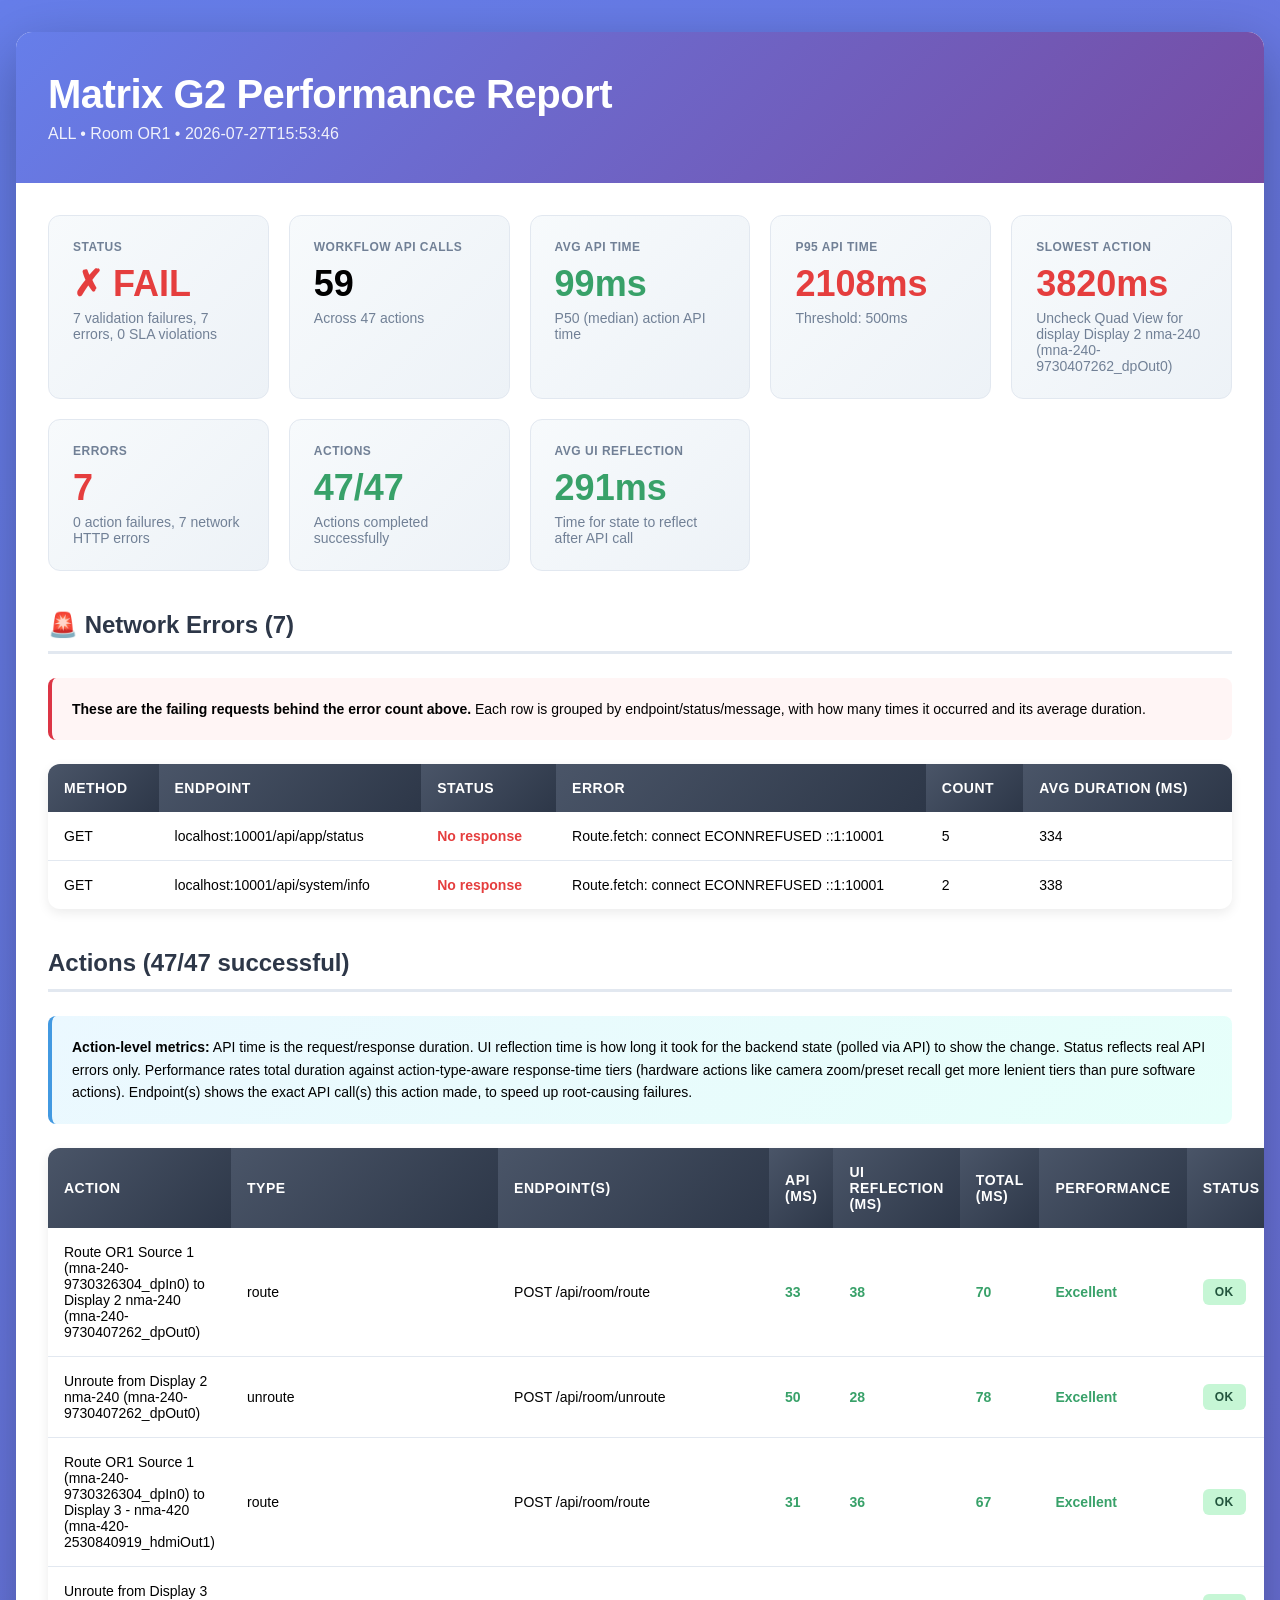
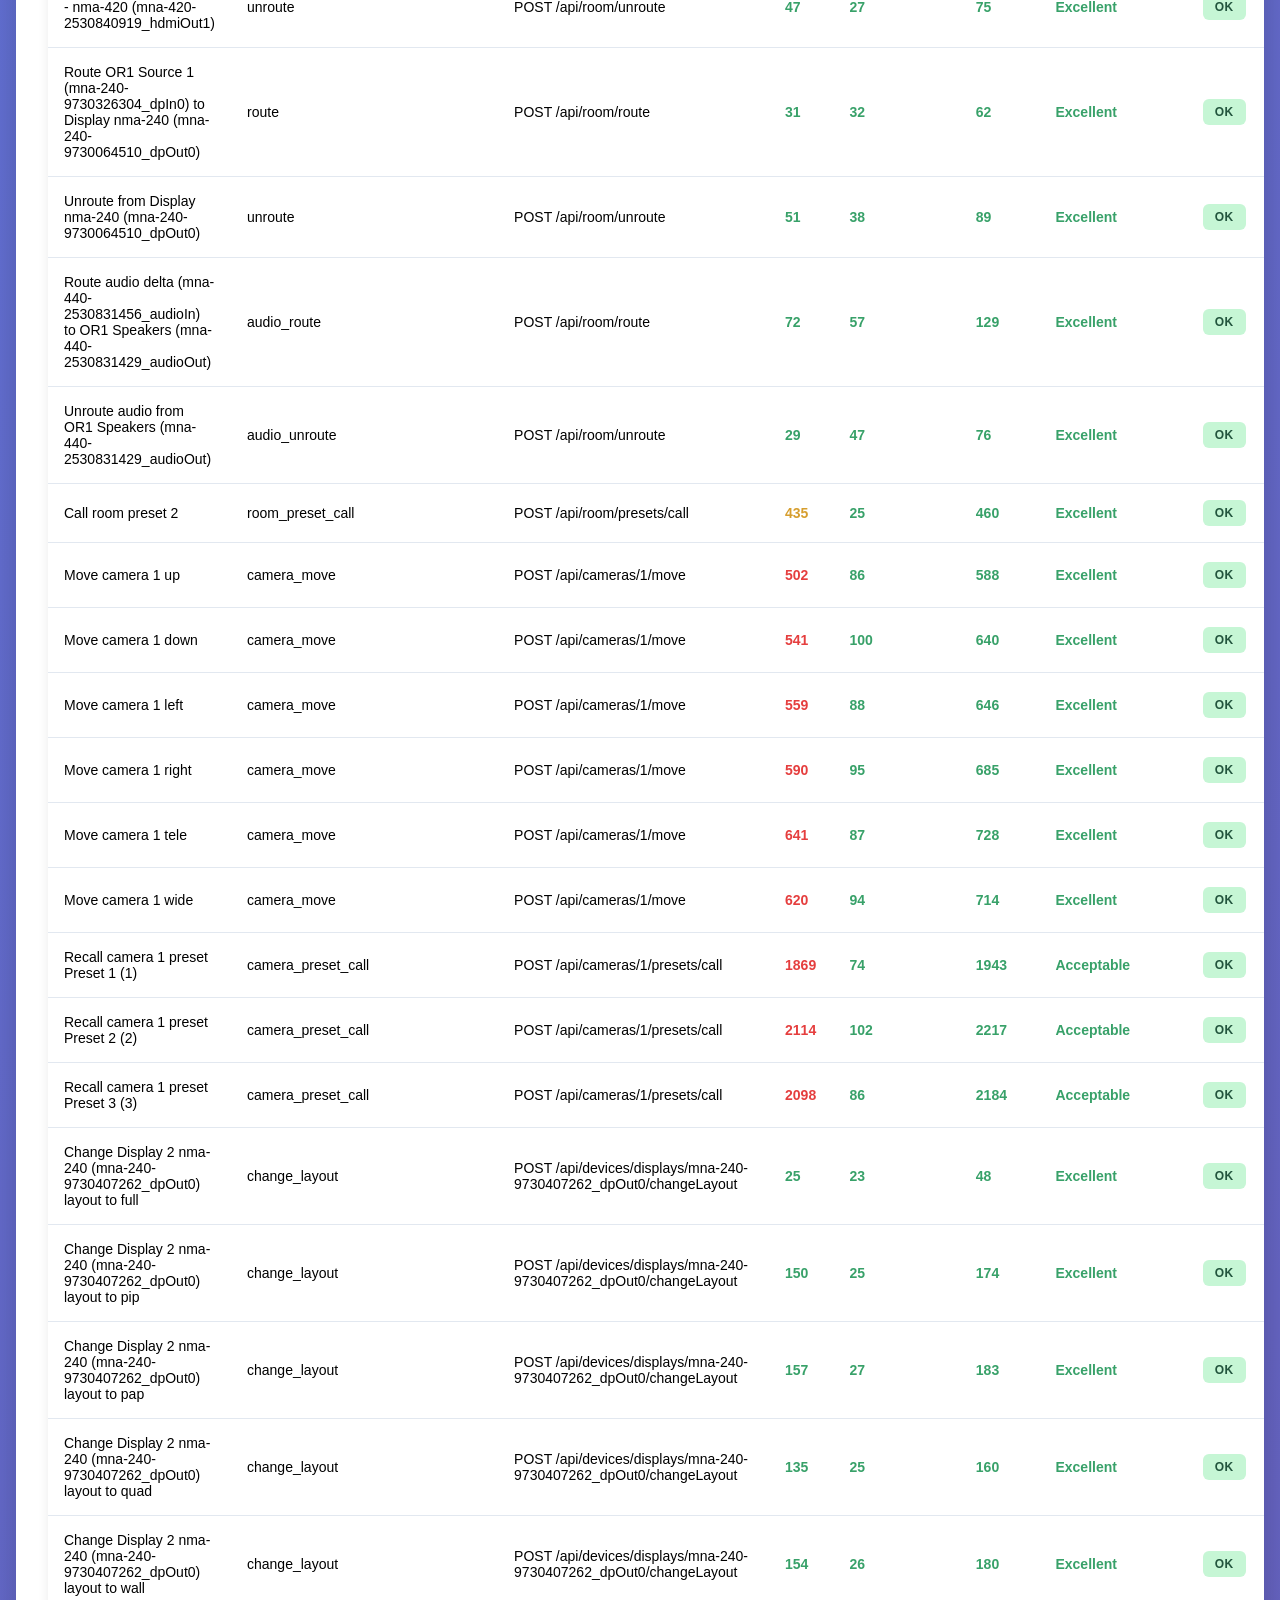
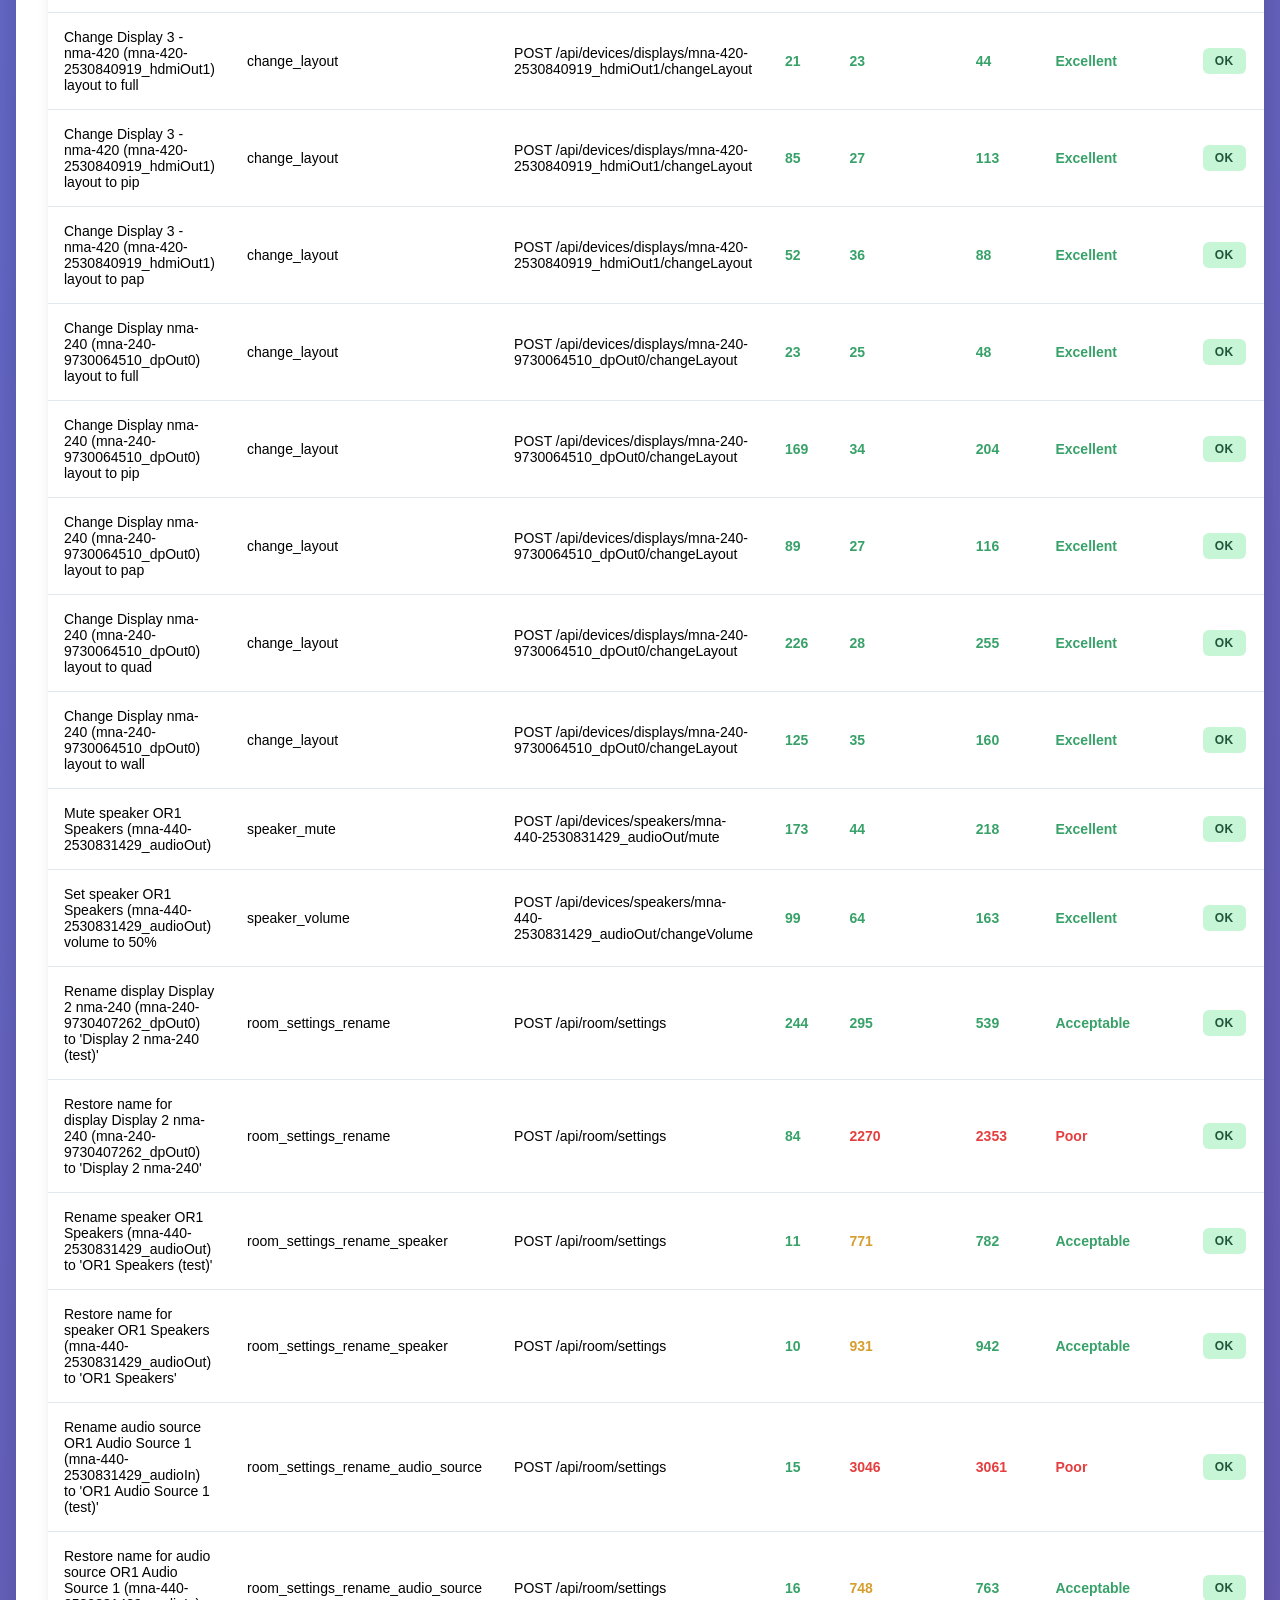
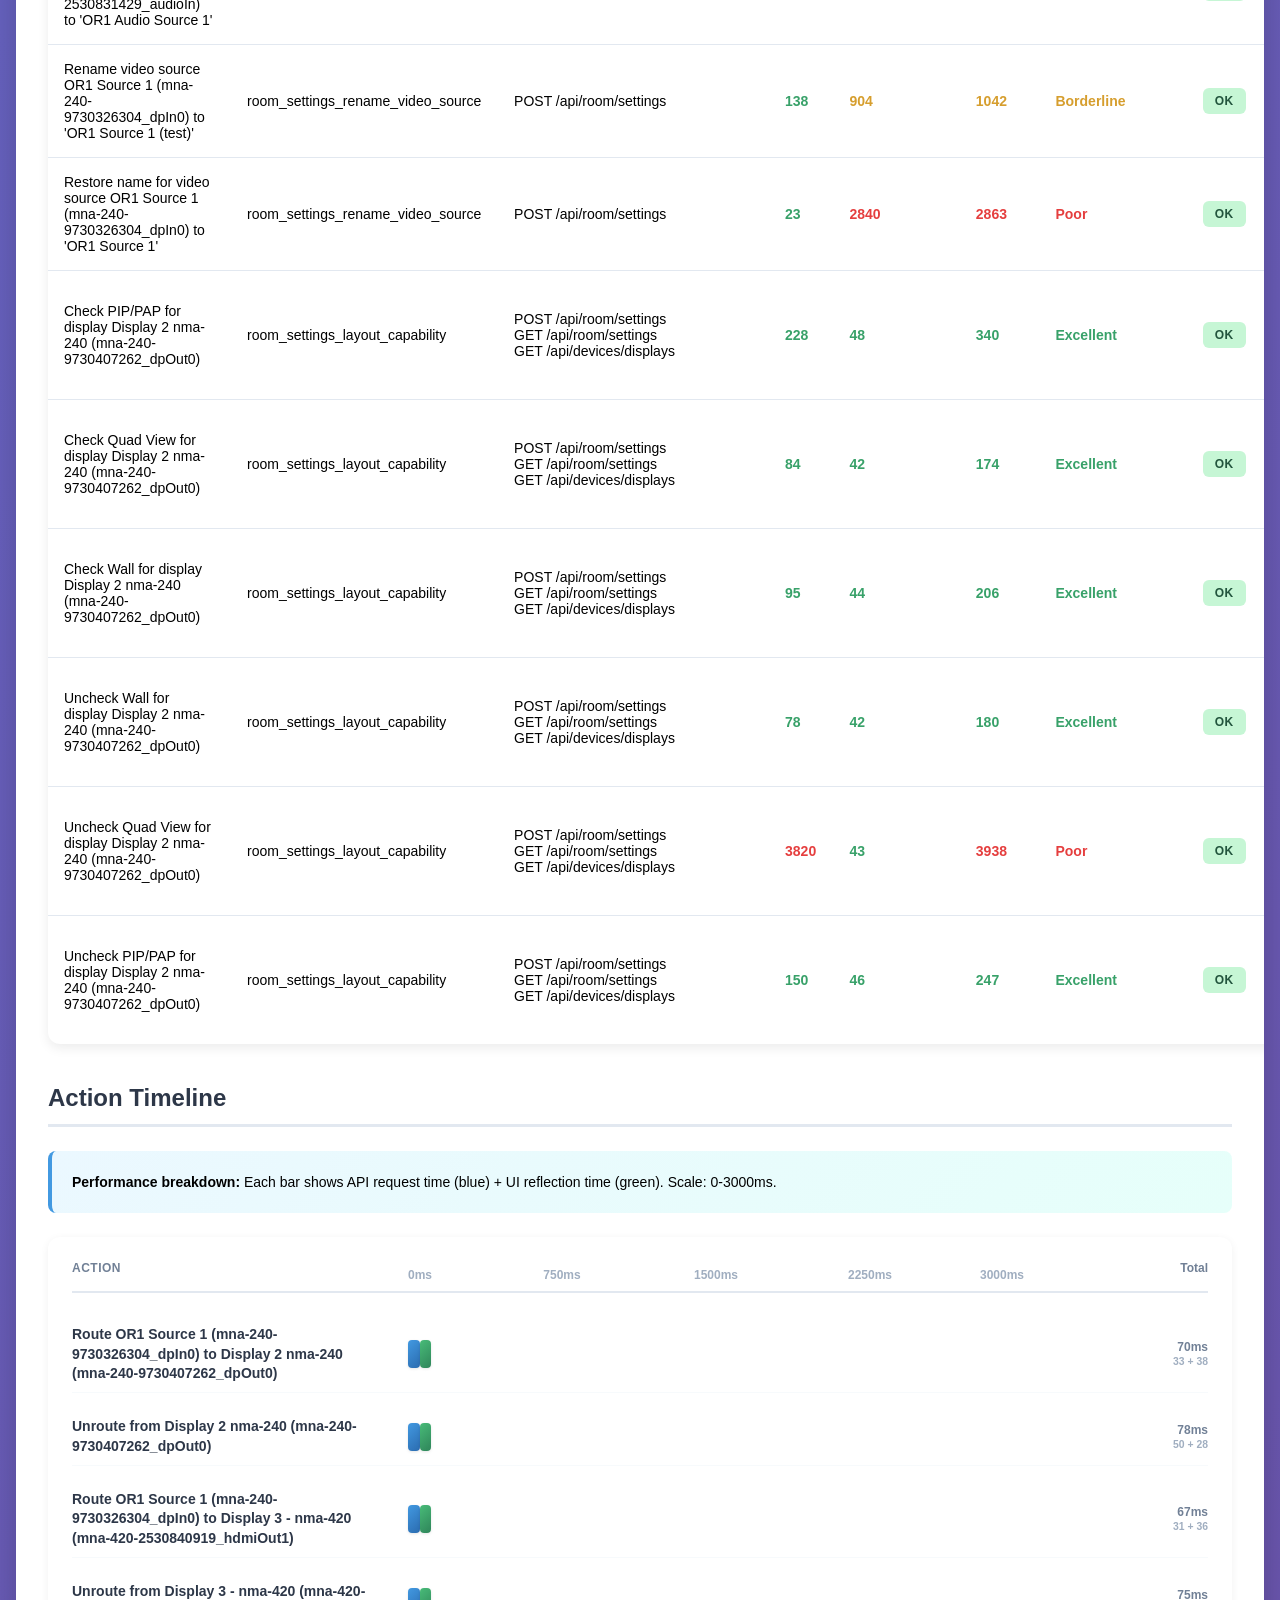
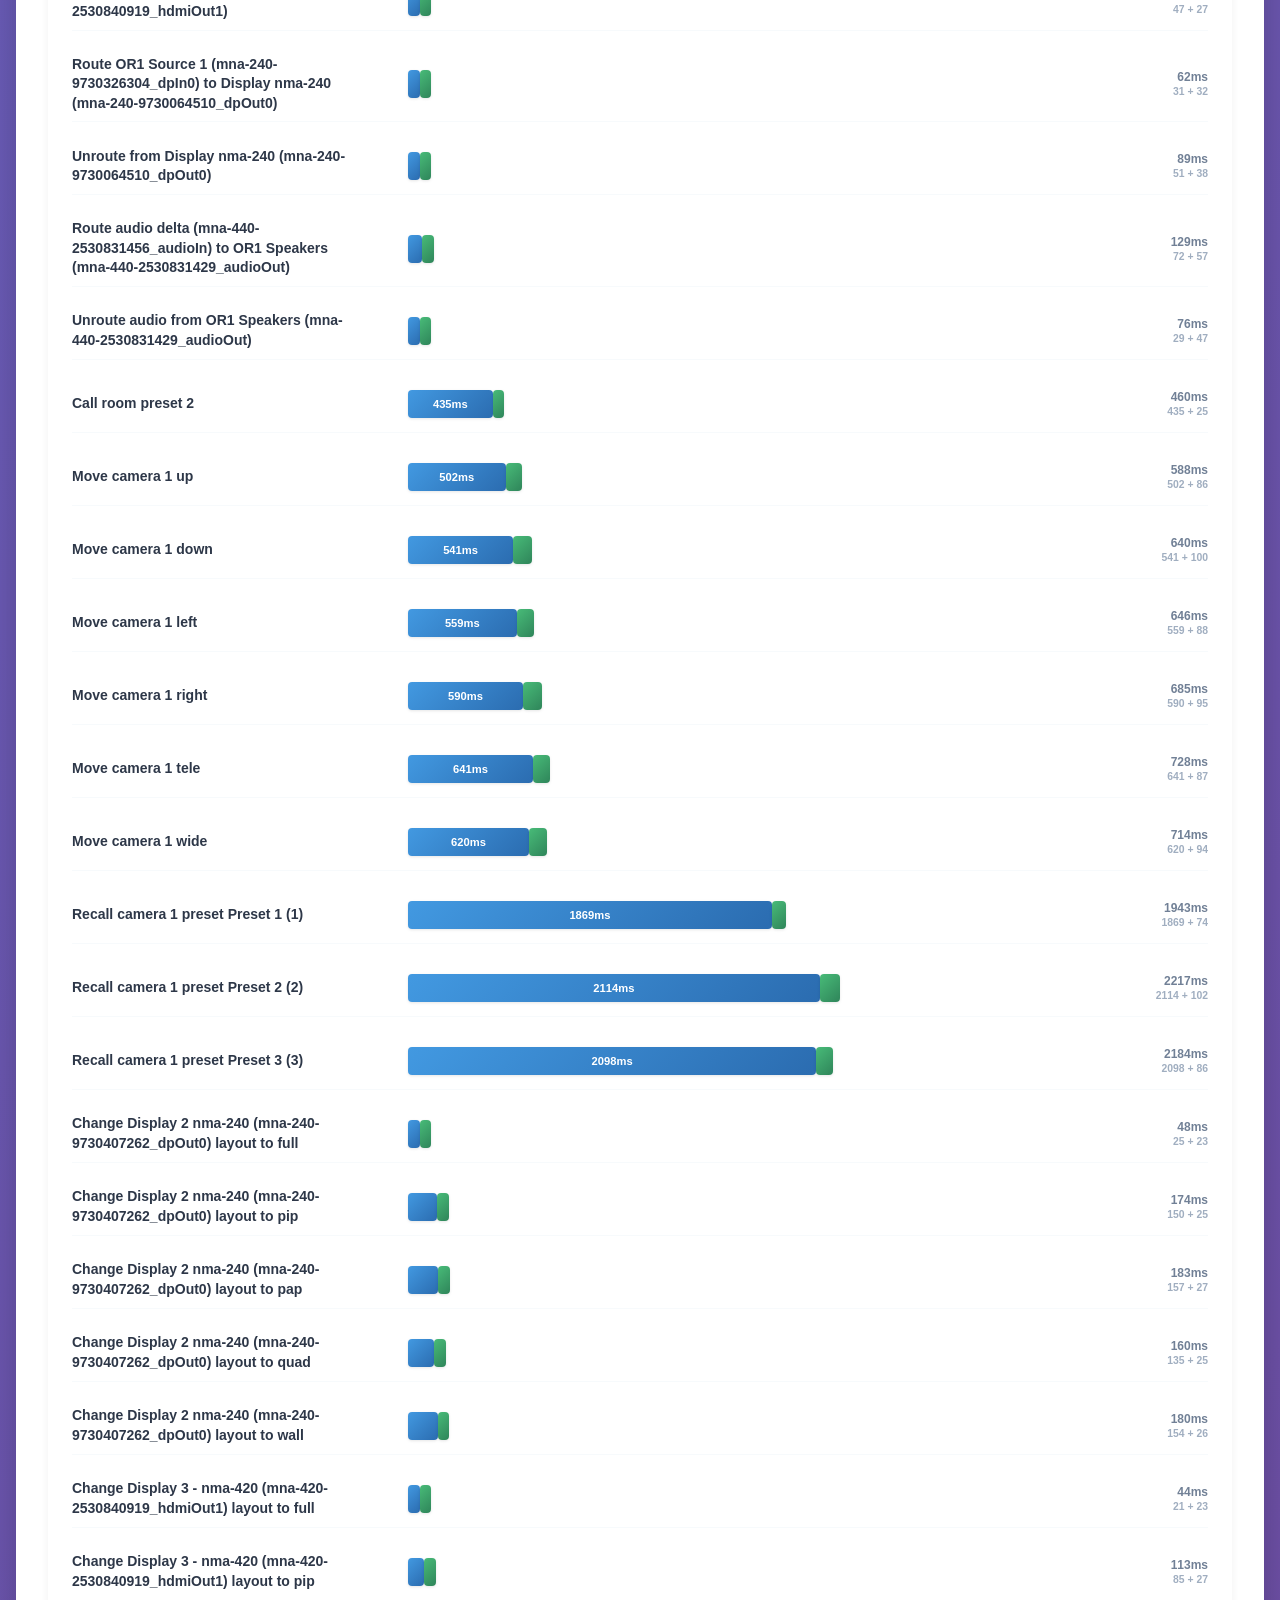
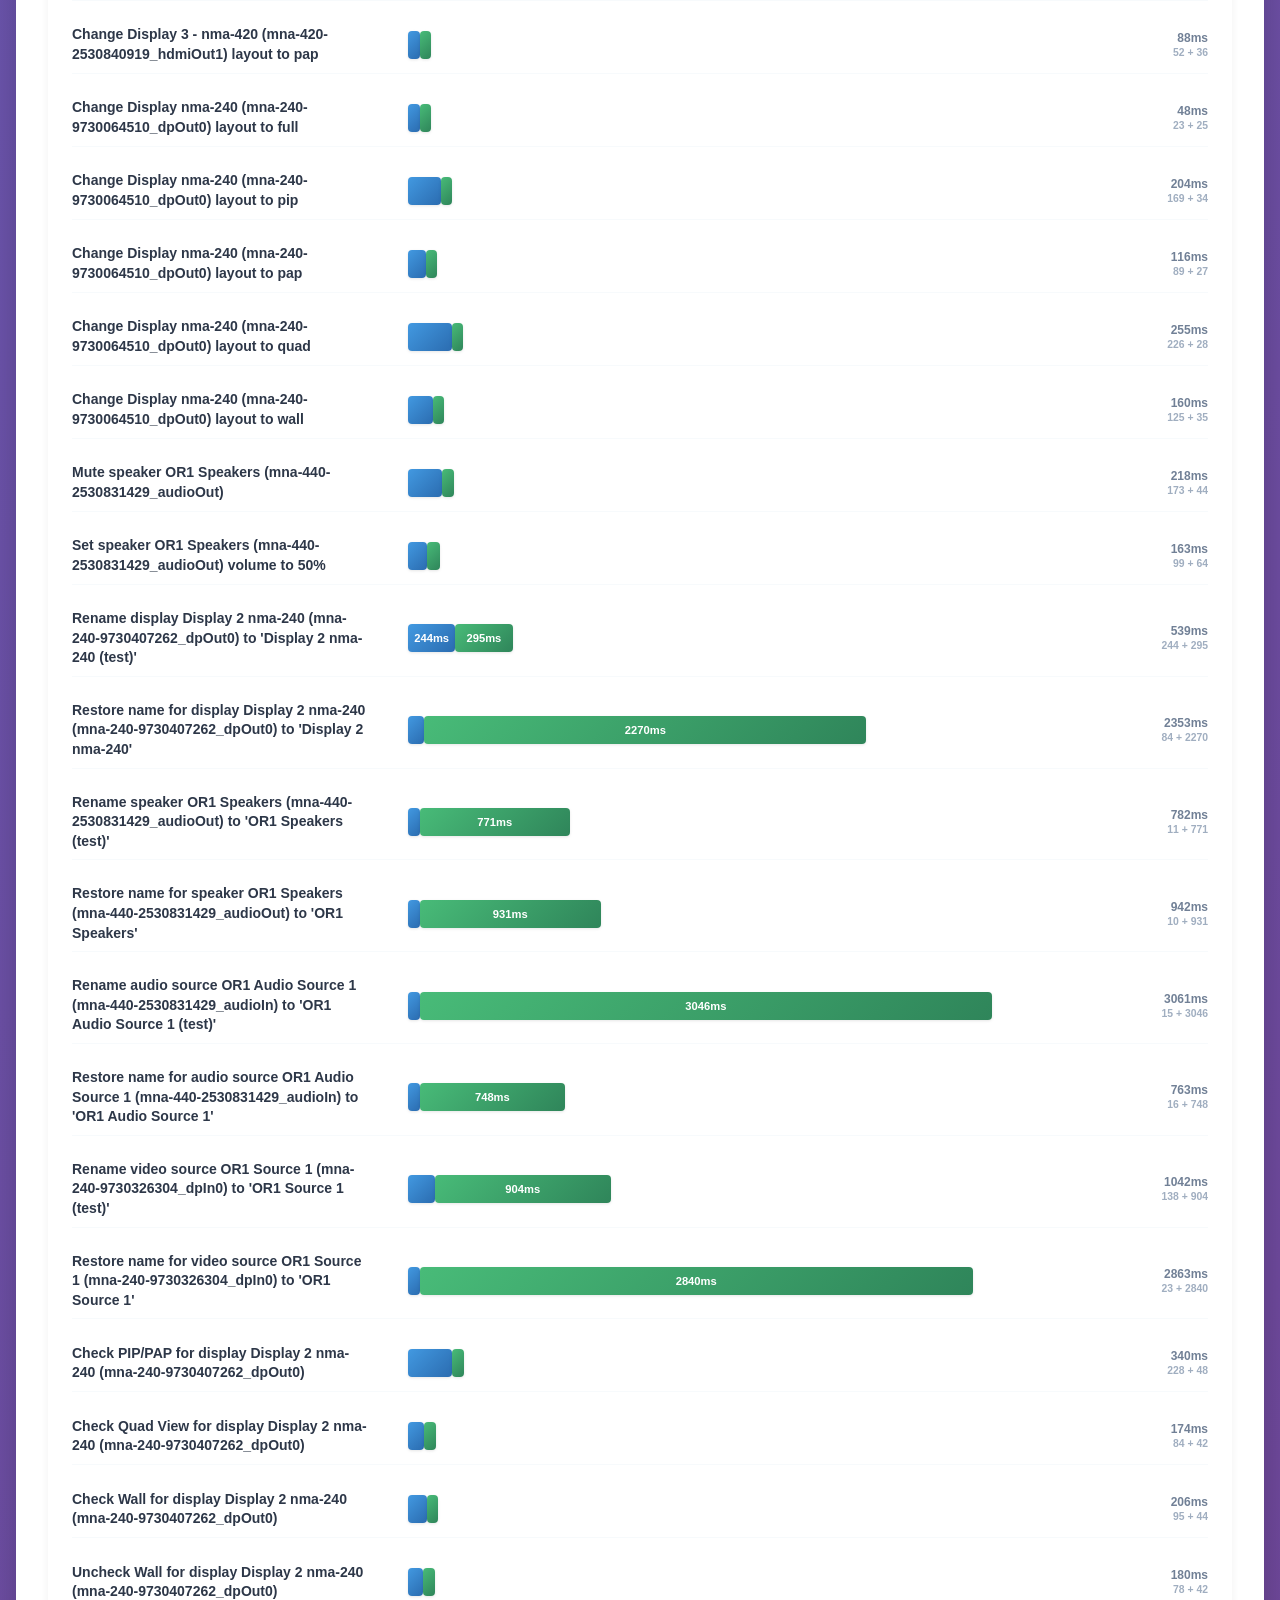
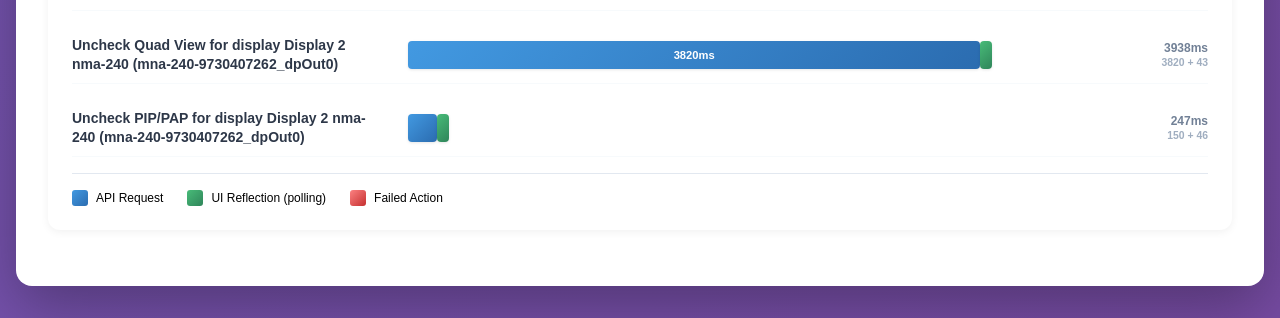
<file: reports/all_OR1_2026-07-27_15-52-54/report.html>
<!DOCTYPE html>
<html lang="en">
<head>
    <meta charset="UTF-8">
    <meta name="viewport" content="width=device-width, initial-scale=1.0">
    <title>Matrix G2 Performance Report</title>
    <style>
        * { margin: 0; padding: 0; box-sizing: border-box; }
        body { font-family: 'Inter', -apple-system, BlinkMacSystemFont, 'Segoe UI', Arial, sans-serif; background: linear-gradient(135deg, #667eea 0%, #764ba2 100%); min-height: 100vh; padding: 2rem 1rem; }
        .container { max-width: 1400px; margin: 0 auto; background: #ffffff; border-radius: 16px; box-shadow: 0 20px 60px rgba(0,0,0,0.3); overflow: hidden; }
        .header { background: linear-gradient(135deg, #667eea 0%, #764ba2 100%); color: #fff; padding: 2.5rem 2rem; }
        .header h1 { font-size: 2.5rem; font-weight: 700; margin-bottom: 0.5rem; letter-spacing: -0.5px; }
        .header .meta { font-size: 1rem; opacity: 0.9; font-weight: 500; }
        .content { padding: 2rem; }
        h2 { color: #2d3748; font-size: 1.5rem; font-weight: 700; margin: 2.5rem 0 1.5rem 0; padding-bottom: 0.75rem; border-bottom: 3px solid #e2e8f0; }
        .summary-grid { display: grid; grid-template-columns: repeat(auto-fit, minmax(200px, 1fr)); gap: 1.25rem; margin-bottom: 2.5rem; }
        .summary-card { background: linear-gradient(135deg, #f7fafc 0%, #edf2f7 100%); padding: 1.5rem; border-radius: 12px; border: 1px solid #e2e8f0; transition: transform 0.2s, box-shadow 0.2s; }
        .summary-card:hover { transform: translateY(-2px); box-shadow: 0 8px 16px rgba(0,0,0,0.1); }
        .summary-card h3 { font-size: 0.75rem; color: #718096; text-transform: uppercase; letter-spacing: 0.5px; font-weight: 700; margin-bottom: 0.75rem; }
        .summary-card .value { font-size: 2.25rem; font-weight: 800; line-height: 1; margin-bottom: 0.5rem; }
        .summary-card .subtext { font-size: 0.875rem; color: #718096; }
        .status-pass { color: #38a169; }
        .status-fail { color: #e53e3e; }
        .status-warn { color: #d69e2e; }
        table { width: 100%; border-collapse: separate; border-spacing: 0; background: #fff; border-radius: 12px; overflow: hidden; box-shadow: 0 4px 12px rgba(0,0,0,0.08); margin-bottom: 2rem; }
        th { background: linear-gradient(135deg, #4a5568 0%, #2d3748 100%); color: #fff; padding: 1rem; text-align: left; font-size: 0.875rem; font-weight: 700; text-transform: uppercase; letter-spacing: 0.5px; }
        td { padding: 1rem; font-size: 0.875rem; border-bottom: 1px solid #e2e8f0; word-wrap: break-word; overflow-wrap: break-word; max-width: 320px; }
        tr:last-child td { border-bottom: none; }
        tr:hover { background: #f7fafc; }
        .metric-good { color: #38a169; font-weight: 700; }
        .metric-warn { color: #d69e2e; font-weight: 700; }
        .metric-bad { color: #e53e3e; font-weight: 700; }
        .badge { display: inline-block; padding: 0.375rem 0.75rem; border-radius: 6px; font-size: 0.75rem; font-weight: 700; text-transform: uppercase; letter-spacing: 0.5px; }
        .badge-success { background: #c6f6d5; color: #22543d; }
        .badge-danger { background: #fed7d7; color: #742a2a; }
        .section-note { background: linear-gradient(135deg, #ebf8ff 0%, #e6fffa 100%); padding: 1.25rem; border-radius: 8px; margin-bottom: 1.5rem; border-left: 4px solid #4299e1; font-size: 0.875rem; line-height: 1.6; }
        .timeline { margin: 1.5rem 0; background: #fff; padding: 1.5rem; border-radius: 12px; box-shadow: 0 2px 8px rgba(0,0,0,0.06); }
        .timeline-header { display: flex; align-items: center; margin-bottom: 1.5rem; padding-bottom: 1rem; border-bottom: 2px solid #e2e8f0; }
        .timeline-header-label { width: 320px; font-size: 0.75rem; font-weight: 700; color: #718096; text-transform: uppercase; letter-spacing: 0.5px; }
        .timeline-header-scale { flex: 1; display: flex; font-size: 0.75rem; color: #a0aec0; font-weight: 600; padding: 0 1rem; position: relative; }
        .timeline-header-scale span { position: absolute; transform: translateX(-50%); }
        .timeline-header-scale span:nth-child(1) { left: 1rem; transform: translateX(0); }
        .timeline-header-scale span:nth-child(2) { left: calc(1rem + 25%); }
        .timeline-header-scale span:nth-child(3) { left: calc(1rem + 50%); }
        .timeline-header-scale span:nth-child(4) { left: calc(1rem + 75%); }
        .timeline-header-scale span:nth-child(5) { left: calc(1rem + 100%); transform: translateX(-100%); }
        .timeline-row { display: flex; align-items: center; margin-bottom: 1rem; padding: 0.5rem 0; border-bottom: 1px solid #f7fafc; }
        .timeline-row:last-child { border-bottom: none; }
        .timeline-row:hover { background: #f7fafc; margin: 0 -1rem 1rem -1rem; padding: 0.5rem 1rem; border-radius: 6px; }
        .timeline-label { width: 320px; font-size: 0.875rem; font-weight: 600; color: #2d3748; padding-right: 1.5rem; line-height: 1.4; }
        .timeline-track { flex: 1; position: relative; height: 40px; display: flex; align-items: center; padding: 0 1rem; }
        .timeline-bars { position: relative; width: 100%; height: 28px; display: flex; }
        .timeline-bar { height: 28px; display: flex; align-items: center; justify-content: center; font-size: 0.7rem; font-weight: 700; color: #fff; border-radius: 4px; box-shadow: 0 1px 3px rgba(0,0,0,0.1); transition: transform 0.2s, box-shadow 0.2s; }
        .timeline-bar:hover { transform: translateY(-1px); box-shadow: 0 2px 6px rgba(0,0,0,0.15); }
        .timeline-bar-text { white-space: nowrap; overflow: hidden; text-overflow: ellipsis; padding: 0 6px; }
        .timeline-times { min-width: 200px; font-size: 0.75rem; color: #718096; padding-left: 1.5rem; font-weight: 600; text-align: right; }
        .bar-api { background: linear-gradient(135deg, #4299e1 0%, #2b6cb0 100%); }
        .bar-ui { background: linear-gradient(135deg, #48bb78 0%, #2f855a 100%); }
        .bar-api-violation { background: linear-gradient(135deg, #fc8181 0%, #c53030 100%); }
        .timeline-legend { display: flex; gap: 1.5rem; margin-top: 1rem; padding-top: 1rem; border-top: 1px solid #e2e8f0; font-size: 0.75rem; }
        .timeline-legend-item { display: flex; align-items: center; gap: 0.5rem; }
        .timeline-legend-box { width: 16px; height: 16px; border-radius: 3px; }
    </style>
</head>
<body>
    <div class="container">
        <div class="header">
            <h1>Matrix G2 Performance Report</h1>
            <div class="meta">ALL • Room OR1 • 2026-07-27T15:53:46</div>
        </div>
        <div class="content">
    
    <div class="summary-grid">
        <div class="summary-card">
            <h3>Status</h3>
            <div class="value status-fail">
                ✗ FAIL
            </div>
            <div class="subtext">7 validation failures, 7 errors, 0 SLA violations</div>
        </div>
        
        <div class="summary-card">
            <h3>Workflow API Calls</h3>
            <div class="value">59</div>
            <div class="subtext">Across 47 actions</div>
        </div>
        
        <div class="summary-card">
            <h3>Avg API Time</h3>
            <div class="value metric-good">
                99ms
            </div>
            <div class="subtext">P50 (median) action API time</div>
        </div>
        
        <div class="summary-card">
            <h3>P95 API Time</h3>
            <div class="value metric-bad">
                2108ms
            </div>
            <div class="subtext">Threshold: 500ms</div>
        </div>
        
        <div class="summary-card">
            <h3>Slowest Action</h3>
            <div class="value metric-bad">
                3820ms
            </div>
            <div class="subtext">Uncheck Quad View for display Display 2 nma-240 (mna-240-9730407262_dpOut0)</div>
        </div>
        
        <div class="summary-card">
            <h3>Errors</h3>
            <div class="value status-fail">
                7
            </div>
            <div class="subtext">0 action failures, 7 network HTTP errors</div>
        </div>
        
        <div class="summary-card">
            <h3>Actions</h3>
            <div class="value status-pass">
                47/47
            </div>
            <div class="subtext">Actions completed successfully</div>
        </div>
        
        <div class="summary-card">
            <h3>Avg UI Reflection</h3>
            <div class="value metric-good">
                291ms
            </div>
            <div class="subtext">Time for state to reflect after API call</div>
        </div>
    </div>

    
    <h2>🚨 Network Errors (7)</h2>
    <div class="section-note" style="border-left-color: #dc3545; background: #fff5f5;">
        <strong>These are the failing requests behind the error count above.</strong> Each row is grouped by
        endpoint/status/message, with how many times it occurred and its average duration.
    </div>
    <table>
        <tr><th>Method</th><th>Endpoint</th><th>Status</th><th>Error</th><th>Count</th><th>Avg Duration (ms)</th></tr>
        <tr><td>GET</td><td>localhost:10001/api/app/status</td><td class='metric-bad'>No response</td><td>Route.fetch: connect ECONNREFUSED ::1:10001</td><td>5</td><td>334</td></tr><tr><td>GET</td><td>localhost:10001/api/system/info</td><td class='metric-bad'>No response</td><td>Route.fetch: connect ECONNREFUSED ::1:10001</td><td>2</td><td>338</td></tr>
    </table>
        
    
    <h2>Actions (47/47 successful)</h2>
    <div class="section-note">
        <strong>Action-level metrics:</strong> API time is the request/response duration. UI reflection time is how long it took for the backend state (polled via API) to show the change. Status reflects real API errors only. Performance rates total duration against action-type-aware response-time tiers (hardware actions like camera zoom/preset recall get more lenient tiers than pure software actions). Endpoint(s) shows the exact API call(s) this action made, to speed up root-causing failures.
    </div>
    <table>
        <tr><th>Action</th><th>Type</th><th>Endpoint(s)</th><th>API (ms)</th><th>UI Reflection (ms)</th><th>Total (ms)</th><th>Performance</th><th>Status</th><th>Details</th><th>Error</th></tr>
        <tr><td>Route OR1 Source 1 (mna-240-9730326304_dpIn0) to Display 2 nma-240 (mna-240-9730407262_dpOut0)</td><td>route</td><td>POST /api/room/route</td><td class='metric-good'>33</td><td class='metric-good'>38</td><td class='metric-good'>70</td><td class='metric-good'>Excellent</td><td><span class='badge badge-success'>OK</span></td><td>source_id: mna-240-9730326304_dpIn0<br>display_id: mna-240-9730407262_dpOut0<br>slot: 1</td><td></td></tr><tr><td>Unroute from Display 2 nma-240 (mna-240-9730407262_dpOut0)</td><td>unroute</td><td>POST /api/room/unroute</td><td class='metric-good'>50</td><td class='metric-good'>28</td><td class='metric-good'>78</td><td class='metric-good'>Excellent</td><td><span class='badge badge-success'>OK</span></td><td>display_id: mna-240-9730407262_dpOut0<br>slot: 1</td><td></td></tr><tr><td>Route OR1 Source 1 (mna-240-9730326304_dpIn0) to Display 3 - nma-420 (mna-420-2530840919_hdmiOut1)</td><td>route</td><td>POST /api/room/route</td><td class='metric-good'>31</td><td class='metric-good'>36</td><td class='metric-good'>67</td><td class='metric-good'>Excellent</td><td><span class='badge badge-success'>OK</span></td><td>source_id: mna-240-9730326304_dpIn0<br>display_id: mna-420-2530840919_hdmiOut1<br>slot: 1</td><td></td></tr><tr><td>Unroute from Display 3 - nma-420 (mna-420-2530840919_hdmiOut1)</td><td>unroute</td><td>POST /api/room/unroute</td><td class='metric-good'>47</td><td class='metric-good'>27</td><td class='metric-good'>75</td><td class='metric-good'>Excellent</td><td><span class='badge badge-success'>OK</span></td><td>display_id: mna-420-2530840919_hdmiOut1<br>slot: 1</td><td></td></tr><tr><td>Route OR1 Source 1 (mna-240-9730326304_dpIn0) to Display nma-240 (mna-240-9730064510_dpOut0)</td><td>route</td><td>POST /api/room/route</td><td class='metric-good'>31</td><td class='metric-good'>32</td><td class='metric-good'>62</td><td class='metric-good'>Excellent</td><td><span class='badge badge-success'>OK</span></td><td>source_id: mna-240-9730326304_dpIn0<br>display_id: mna-240-9730064510_dpOut0<br>slot: 1</td><td></td></tr><tr><td>Unroute from Display nma-240 (mna-240-9730064510_dpOut0)</td><td>unroute</td><td>POST /api/room/unroute</td><td class='metric-good'>51</td><td class='metric-good'>38</td><td class='metric-good'>89</td><td class='metric-good'>Excellent</td><td><span class='badge badge-success'>OK</span></td><td>display_id: mna-240-9730064510_dpOut0<br>slot: 1</td><td></td></tr><tr><td>Route audio delta (mna-440-2530831456_audioIn) to OR1 Speakers (mna-440-2530831429_audioOut)</td><td>audio_route</td><td>POST /api/room/route</td><td class='metric-good'>72</td><td class='metric-good'>57</td><td class='metric-good'>129</td><td class='metric-good'>Excellent</td><td><span class='badge badge-success'>OK</span></td><td>source_id: mna-440-2530831456_audioIn<br>speaker_id: mna-440-2530831429_audioOut<br>slot: 1</td><td></td></tr><tr><td>Unroute audio from OR1 Speakers (mna-440-2530831429_audioOut)</td><td>audio_unroute</td><td>POST /api/room/unroute</td><td class='metric-good'>29</td><td class='metric-good'>47</td><td class='metric-good'>76</td><td class='metric-good'>Excellent</td><td><span class='badge badge-success'>OK</span></td><td>speaker_id: mna-440-2530831429_audioOut<br>slot: 1</td><td></td></tr><tr><td>Call room preset 2</td><td>room_preset_call</td><td>POST /api/room/presets/call</td><td class='metric-warn'>435</td><td class='metric-good'>25</td><td class='metric-good'>460</td><td class='metric-good'>Excellent</td><td><span class='badge badge-success'>OK</span></td><td>preset_index: 2</td><td></td></tr><tr><td>Move camera 1 up</td><td>camera_move</td><td>POST /api/cameras/1/move</td><td class='metric-bad'>502</td><td class='metric-good'>86</td><td class='metric-good'>588</td><td class='metric-good'>Excellent</td><td><span class='badge badge-success'>OK</span></td><td>camera_id: 1<br>direction: up</td><td></td></tr><tr><td>Move camera 1 down</td><td>camera_move</td><td>POST /api/cameras/1/move</td><td class='metric-bad'>541</td><td class='metric-good'>100</td><td class='metric-good'>640</td><td class='metric-good'>Excellent</td><td><span class='badge badge-success'>OK</span></td><td>camera_id: 1<br>direction: down</td><td></td></tr><tr><td>Move camera 1 left</td><td>camera_move</td><td>POST /api/cameras/1/move</td><td class='metric-bad'>559</td><td class='metric-good'>88</td><td class='metric-good'>646</td><td class='metric-good'>Excellent</td><td><span class='badge badge-success'>OK</span></td><td>camera_id: 1<br>direction: left</td><td></td></tr><tr><td>Move camera 1 right</td><td>camera_move</td><td>POST /api/cameras/1/move</td><td class='metric-bad'>590</td><td class='metric-good'>95</td><td class='metric-good'>685</td><td class='metric-good'>Excellent</td><td><span class='badge badge-success'>OK</span></td><td>camera_id: 1<br>direction: right</td><td></td></tr><tr><td>Move camera 1 tele</td><td>camera_move</td><td>POST /api/cameras/1/move</td><td class='metric-bad'>641</td><td class='metric-good'>87</td><td class='metric-good'>728</td><td class='metric-good'>Excellent</td><td><span class='badge badge-success'>OK</span></td><td>camera_id: 1<br>direction: tele</td><td></td></tr><tr><td>Move camera 1 wide</td><td>camera_move</td><td>POST /api/cameras/1/move</td><td class='metric-bad'>620</td><td class='metric-good'>94</td><td class='metric-good'>714</td><td class='metric-good'>Excellent</td><td><span class='badge badge-success'>OK</span></td><td>camera_id: 1<br>direction: wide</td><td></td></tr><tr><td>Recall camera 1 preset Preset 1 (1)</td><td>camera_preset_call</td><td>POST /api/cameras/1/presets/call</td><td class='metric-bad'>1869</td><td class='metric-good'>74</td><td class='metric-good'>1943</td><td class='metric-good'>Acceptable</td><td><span class='badge badge-success'>OK</span></td><td>camera_id: 1<br>preset_id: 1</td><td></td></tr><tr><td>Recall camera 1 preset Preset 2 (2)</td><td>camera_preset_call</td><td>POST /api/cameras/1/presets/call</td><td class='metric-bad'>2114</td><td class='metric-good'>102</td><td class='metric-good'>2217</td><td class='metric-good'>Acceptable</td><td><span class='badge badge-success'>OK</span></td><td>camera_id: 1<br>preset_id: 2</td><td></td></tr><tr><td>Recall camera 1 preset Preset 3 (3)</td><td>camera_preset_call</td><td>POST /api/cameras/1/presets/call</td><td class='metric-bad'>2098</td><td class='metric-good'>86</td><td class='metric-good'>2184</td><td class='metric-good'>Acceptable</td><td><span class='badge badge-success'>OK</span></td><td>camera_id: 1<br>preset_id: 3</td><td></td></tr><tr><td>Change Display 2 nma-240 (mna-240-9730407262_dpOut0) layout to full</td><td>change_layout</td><td>POST /api/devices/displays/mna-240-9730407262_dpOut0/changeLayout</td><td class='metric-good'>25</td><td class='metric-good'>23</td><td class='metric-good'>48</td><td class='metric-good'>Excellent</td><td><span class='badge badge-success'>OK</span></td><td>display_id: mna-240-9730407262_dpOut0<br>target_layout: full</td><td></td></tr><tr><td>Change Display 2 nma-240 (mna-240-9730407262_dpOut0) layout to pip</td><td>change_layout</td><td>POST /api/devices/displays/mna-240-9730407262_dpOut0/changeLayout</td><td class='metric-good'>150</td><td class='metric-good'>25</td><td class='metric-good'>174</td><td class='metric-good'>Excellent</td><td><span class='badge badge-success'>OK</span></td><td>display_id: mna-240-9730407262_dpOut0<br>target_layout: pip</td><td></td></tr><tr><td>Change Display 2 nma-240 (mna-240-9730407262_dpOut0) layout to pap</td><td>change_layout</td><td>POST /api/devices/displays/mna-240-9730407262_dpOut0/changeLayout</td><td class='metric-good'>157</td><td class='metric-good'>27</td><td class='metric-good'>183</td><td class='metric-good'>Excellent</td><td><span class='badge badge-success'>OK</span></td><td>display_id: mna-240-9730407262_dpOut0<br>target_layout: pap</td><td></td></tr><tr><td>Change Display 2 nma-240 (mna-240-9730407262_dpOut0) layout to quad</td><td>change_layout</td><td>POST /api/devices/displays/mna-240-9730407262_dpOut0/changeLayout</td><td class='metric-good'>135</td><td class='metric-good'>25</td><td class='metric-good'>160</td><td class='metric-good'>Excellent</td><td><span class='badge badge-success'>OK</span></td><td>display_id: mna-240-9730407262_dpOut0<br>target_layout: quad</td><td></td></tr><tr><td>Change Display 2 nma-240 (mna-240-9730407262_dpOut0) layout to wall</td><td>change_layout</td><td>POST /api/devices/displays/mna-240-9730407262_dpOut0/changeLayout</td><td class='metric-good'>154</td><td class='metric-good'>26</td><td class='metric-good'>180</td><td class='metric-good'>Excellent</td><td><span class='badge badge-success'>OK</span></td><td>display_id: mna-240-9730407262_dpOut0<br>target_layout: wall</td><td></td></tr><tr><td>Change Display 3 - nma-420 (mna-420-2530840919_hdmiOut1) layout to full</td><td>change_layout</td><td>POST /api/devices/displays/mna-420-2530840919_hdmiOut1/changeLayout</td><td class='metric-good'>21</td><td class='metric-good'>23</td><td class='metric-good'>44</td><td class='metric-good'>Excellent</td><td><span class='badge badge-success'>OK</span></td><td>display_id: mna-420-2530840919_hdmiOut1<br>target_layout: full</td><td></td></tr><tr><td>Change Display 3 - nma-420 (mna-420-2530840919_hdmiOut1) layout to pip</td><td>change_layout</td><td>POST /api/devices/displays/mna-420-2530840919_hdmiOut1/changeLayout</td><td class='metric-good'>85</td><td class='metric-good'>27</td><td class='metric-good'>113</td><td class='metric-good'>Excellent</td><td><span class='badge badge-success'>OK</span></td><td>display_id: mna-420-2530840919_hdmiOut1<br>target_layout: pip</td><td></td></tr><tr><td>Change Display 3 - nma-420 (mna-420-2530840919_hdmiOut1) layout to pap</td><td>change_layout</td><td>POST /api/devices/displays/mna-420-2530840919_hdmiOut1/changeLayout</td><td class='metric-good'>52</td><td class='metric-good'>36</td><td class='metric-good'>88</td><td class='metric-good'>Excellent</td><td><span class='badge badge-success'>OK</span></td><td>display_id: mna-420-2530840919_hdmiOut1<br>target_layout: pap</td><td></td></tr><tr><td>Change Display nma-240 (mna-240-9730064510_dpOut0) layout to full</td><td>change_layout</td><td>POST /api/devices/displays/mna-240-9730064510_dpOut0/changeLayout</td><td class='metric-good'>23</td><td class='metric-good'>25</td><td class='metric-good'>48</td><td class='metric-good'>Excellent</td><td><span class='badge badge-success'>OK</span></td><td>display_id: mna-240-9730064510_dpOut0<br>target_layout: full</td><td></td></tr><tr><td>Change Display nma-240 (mna-240-9730064510_dpOut0) layout to pip</td><td>change_layout</td><td>POST /api/devices/displays/mna-240-9730064510_dpOut0/changeLayout</td><td class='metric-good'>169</td><td class='metric-good'>34</td><td class='metric-good'>204</td><td class='metric-good'>Excellent</td><td><span class='badge badge-success'>OK</span></td><td>display_id: mna-240-9730064510_dpOut0<br>target_layout: pip</td><td></td></tr><tr><td>Change Display nma-240 (mna-240-9730064510_dpOut0) layout to pap</td><td>change_layout</td><td>POST /api/devices/displays/mna-240-9730064510_dpOut0/changeLayout</td><td class='metric-good'>89</td><td class='metric-good'>27</td><td class='metric-good'>116</td><td class='metric-good'>Excellent</td><td><span class='badge badge-success'>OK</span></td><td>display_id: mna-240-9730064510_dpOut0<br>target_layout: pap</td><td></td></tr><tr><td>Change Display nma-240 (mna-240-9730064510_dpOut0) layout to quad</td><td>change_layout</td><td>POST /api/devices/displays/mna-240-9730064510_dpOut0/changeLayout</td><td class='metric-good'>226</td><td class='metric-good'>28</td><td class='metric-good'>255</td><td class='metric-good'>Excellent</td><td><span class='badge badge-success'>OK</span></td><td>display_id: mna-240-9730064510_dpOut0<br>target_layout: quad</td><td></td></tr><tr><td>Change Display nma-240 (mna-240-9730064510_dpOut0) layout to wall</td><td>change_layout</td><td>POST /api/devices/displays/mna-240-9730064510_dpOut0/changeLayout</td><td class='metric-good'>125</td><td class='metric-good'>35</td><td class='metric-good'>160</td><td class='metric-good'>Excellent</td><td><span class='badge badge-success'>OK</span></td><td>display_id: mna-240-9730064510_dpOut0<br>target_layout: wall</td><td></td></tr><tr><td>Mute speaker OR1 Speakers (mna-440-2530831429_audioOut)</td><td>speaker_mute</td><td>POST /api/devices/speakers/mna-440-2530831429_audioOut/mute</td><td class='metric-good'>173</td><td class='metric-good'>44</td><td class='metric-good'>218</td><td class='metric-good'>Excellent</td><td><span class='badge badge-success'>OK</span></td><td>speaker_id: mna-440-2530831429_audioOut<br>target_mute: True</td><td></td></tr><tr><td>Set speaker OR1 Speakers (mna-440-2530831429_audioOut) volume to 50%</td><td>speaker_volume</td><td>POST /api/devices/speakers/mna-440-2530831429_audioOut/changeVolume</td><td class='metric-good'>99</td><td class='metric-good'>64</td><td class='metric-good'>163</td><td class='metric-good'>Excellent</td><td><span class='badge badge-success'>OK</span></td><td>speaker_id: mna-440-2530831429_audioOut<br>target_volume: 50</td><td></td></tr><tr><td>Rename display Display 2 nma-240 (mna-240-9730407262_dpOut0) to 'Display 2 nma-240 (test)'</td><td>room_settings_rename</td><td>POST /api/room/settings</td><td class='metric-good'>244</td><td class='metric-good'>295</td><td class='metric-good'>539</td><td class='metric-good'>Acceptable</td><td><span class='badge badge-success'>OK</span></td><td>display_id: mna-240-9730407262_dpOut0<br>target_name: Display 2 nma-240 (test)</td><td></td></tr><tr><td>Restore name for display Display 2 nma-240 (mna-240-9730407262_dpOut0) to 'Display 2 nma-240'</td><td>room_settings_rename</td><td>POST /api/room/settings</td><td class='metric-good'>84</td><td class='metric-bad'>2270</td><td class='metric-bad'>2353</td><td class='metric-bad'>Poor</td><td><span class='badge badge-success'>OK</span></td><td>display_id: mna-240-9730407262_dpOut0<br>target_name: Display 2 nma-240</td><td></td></tr><tr><td>Rename speaker OR1 Speakers (mna-440-2530831429_audioOut) to 'OR1 Speakers (test)'</td><td>room_settings_rename_speaker</td><td>POST /api/room/settings</td><td class='metric-good'>11</td><td class='metric-warn'>771</td><td class='metric-good'>782</td><td class='metric-good'>Acceptable</td><td><span class='badge badge-success'>OK</span></td><td>target_name: OR1 Speakers (test)<br>entity_id: mna-440-2530831429_audioOut</td><td></td></tr><tr><td>Restore name for speaker OR1 Speakers (mna-440-2530831429_audioOut) to 'OR1 Speakers'</td><td>room_settings_rename_speaker</td><td>POST /api/room/settings</td><td class='metric-good'>10</td><td class='metric-warn'>931</td><td class='metric-good'>942</td><td class='metric-good'>Acceptable</td><td><span class='badge badge-success'>OK</span></td><td>target_name: OR1 Speakers<br>entity_id: mna-440-2530831429_audioOut</td><td></td></tr><tr><td>Rename audio source OR1 Audio Source 1 (mna-440-2530831429_audioIn) to 'OR1 Audio Source 1 (test)'</td><td>room_settings_rename_audio_source</td><td>POST /api/room/settings</td><td class='metric-good'>15</td><td class='metric-bad'>3046</td><td class='metric-bad'>3061</td><td class='metric-bad'>Poor</td><td><span class='badge badge-success'>OK</span></td><td>target_name: OR1 Audio Source 1 (test)<br>entity_id: mna-440-2530831429_audioIn</td><td></td></tr><tr><td>Restore name for audio source OR1 Audio Source 1 (mna-440-2530831429_audioIn) to 'OR1 Audio Source 1'</td><td>room_settings_rename_audio_source</td><td>POST /api/room/settings</td><td class='metric-good'>16</td><td class='metric-warn'>748</td><td class='metric-good'>763</td><td class='metric-good'>Acceptable</td><td><span class='badge badge-success'>OK</span></td><td>target_name: OR1 Audio Source 1<br>entity_id: mna-440-2530831429_audioIn</td><td></td></tr><tr><td>Rename video source OR1 Source 1 (mna-240-9730326304_dpIn0) to 'OR1 Source 1 (test)'</td><td>room_settings_rename_video_source</td><td>POST /api/room/settings</td><td class='metric-good'>138</td><td class='metric-warn'>904</td><td class='metric-warn'>1042</td><td class='metric-warn'>Borderline</td><td><span class='badge badge-success'>OK</span></td><td>target_name: OR1 Source 1 (test)<br>entity_id: mna-240-9730326304_dpIn0</td><td></td></tr><tr><td>Restore name for video source OR1 Source 1 (mna-240-9730326304_dpIn0) to 'OR1 Source 1'</td><td>room_settings_rename_video_source</td><td>POST /api/room/settings</td><td class='metric-good'>23</td><td class='metric-bad'>2840</td><td class='metric-bad'>2863</td><td class='metric-bad'>Poor</td><td><span class='badge badge-success'>OK</span></td><td>target_name: OR1 Source 1<br>entity_id: mna-240-9730326304_dpIn0</td><td></td></tr><tr><td>Check PIP/PAP for display Display 2 nma-240 (mna-240-9730407262_dpOut0)</td><td>room_settings_layout_capability</td><td>POST /api/room/settings<br>GET /api/room/settings<br>GET /api/devices/displays</td><td class='metric-good'>228</td><td class='metric-good'>48</td><td class='metric-good'>340</td><td class='metric-good'>Excellent</td><td><span class='badge badge-success'>OK</span></td><td>display_id: mna-240-9730407262_dpOut0<br>field: pip_pap<br>target_flags: {'pip_pap': True, 'quad': False, 'wall': False}</td><td></td></tr><tr><td>Check Quad View for display Display 2 nma-240 (mna-240-9730407262_dpOut0)</td><td>room_settings_layout_capability</td><td>POST /api/room/settings<br>GET /api/room/settings<br>GET /api/devices/displays</td><td class='metric-good'>84</td><td class='metric-good'>42</td><td class='metric-good'>174</td><td class='metric-good'>Excellent</td><td><span class='badge badge-success'>OK</span></td><td>display_id: mna-240-9730407262_dpOut0<br>field: quad<br>target_flags: {'pip_pap': True, 'quad': True, 'wall': False}</td><td></td></tr><tr><td>Check Wall for display Display 2 nma-240 (mna-240-9730407262_dpOut0)</td><td>room_settings_layout_capability</td><td>POST /api/room/settings<br>GET /api/room/settings<br>GET /api/devices/displays</td><td class='metric-good'>95</td><td class='metric-good'>44</td><td class='metric-good'>206</td><td class='metric-good'>Excellent</td><td><span class='badge badge-success'>OK</span></td><td>display_id: mna-240-9730407262_dpOut0<br>field: wall<br>target_flags: {'pip_pap': True, 'quad': True, 'wall': True}</td><td></td></tr><tr><td>Uncheck Wall for display Display 2 nma-240 (mna-240-9730407262_dpOut0)</td><td>room_settings_layout_capability</td><td>POST /api/room/settings<br>GET /api/room/settings<br>GET /api/devices/displays</td><td class='metric-good'>78</td><td class='metric-good'>42</td><td class='metric-good'>180</td><td class='metric-good'>Excellent</td><td><span class='badge badge-success'>OK</span></td><td>display_id: mna-240-9730407262_dpOut0<br>field: wall<br>target_flags: {'pip_pap': True, 'quad': True, 'wall': False}</td><td></td></tr><tr><td>Uncheck Quad View for display Display 2 nma-240 (mna-240-9730407262_dpOut0)</td><td>room_settings_layout_capability</td><td>POST /api/room/settings<br>GET /api/room/settings<br>GET /api/devices/displays</td><td class='metric-bad'>3820</td><td class='metric-good'>43</td><td class='metric-bad'>3938</td><td class='metric-bad'>Poor</td><td><span class='badge badge-success'>OK</span></td><td>display_id: mna-240-9730407262_dpOut0<br>field: quad<br>target_flags: {'pip_pap': True, 'quad': False, 'wall': False}</td><td></td></tr><tr><td>Uncheck PIP/PAP for display Display 2 nma-240 (mna-240-9730407262_dpOut0)</td><td>room_settings_layout_capability</td><td>POST /api/room/settings<br>GET /api/room/settings<br>GET /api/devices/displays</td><td class='metric-good'>150</td><td class='metric-good'>46</td><td class='metric-good'>247</td><td class='metric-good'>Excellent</td><td><span class='badge badge-success'>OK</span></td><td>display_id: mna-240-9730407262_dpOut0<br>field: pip_pap<br>target_flags: {'pip_pap': False, 'quad': False, 'wall': False}</td><td></td></tr>
    </table>
        
    
    <h2>Action Timeline</h2>
    <div class="section-note">
        <strong>Performance breakdown:</strong> Each bar shows API request time (blue) + UI reflection time (green). Scale: 0-3000ms.
    </div>
    <div class="timeline">
        <div class="timeline-header">
            <div class="timeline-header-label">Action</div>
            <div class="timeline-header-scale">
                <span>0ms</span><span>750ms</span><span>1500ms</span><span>2250ms</span><span>3000ms</span>
            </div>
            <div class="timeline-times" style="text-align: right; padding-left: 1.5rem;">Total</div>
        </div>
        <div class="timeline-row">
                    <div class="timeline-label" title="Route OR1 Source 1 (mna-240-9730326304_dpIn0) to Display 2 nma-240 (mna-240-9730407262_dpOut0)">Route OR1 Source 1 (mna-240-9730326304_dpIn0) to Display 2 nma-240 (mna-240-9730407262_dpOut0)</div>
                    <div class="timeline-track">
                        <div class="timeline-bars">
                            <div class="timeline-bar bar-api" style="width: 2.0%;" title="API: 33ms">
                                <span class="timeline-bar-text"></span>
                            </div>
                            <div class="timeline-bar bar-ui" style="width: 2.0%;" title="UI reflection: 38ms">
                                <span class="timeline-bar-text"></span>
                            </div>
                        </div>
                    </div>
                    <div class="timeline-times">70ms<br><span style="font-size: 0.65rem; color: #a0aec0;">33 + 38</span></div>
                </div><div class="timeline-row">
                    <div class="timeline-label" title="Unroute from Display 2 nma-240 (mna-240-9730407262_dpOut0)">Unroute from Display 2 nma-240 (mna-240-9730407262_dpOut0)</div>
                    <div class="timeline-track">
                        <div class="timeline-bars">
                            <div class="timeline-bar bar-api" style="width: 2.0%;" title="API: 50ms">
                                <span class="timeline-bar-text"></span>
                            </div>
                            <div class="timeline-bar bar-ui" style="width: 2.0%;" title="UI reflection: 28ms">
                                <span class="timeline-bar-text"></span>
                            </div>
                        </div>
                    </div>
                    <div class="timeline-times">78ms<br><span style="font-size: 0.65rem; color: #a0aec0;">50 + 28</span></div>
                </div><div class="timeline-row">
                    <div class="timeline-label" title="Route OR1 Source 1 (mna-240-9730326304_dpIn0) to Display 3 - nma-420 (mna-420-2530840919_hdmiOut1)">Route OR1 Source 1 (mna-240-9730326304_dpIn0) to Display 3 - nma-420 (mna-420-2530840919_hdmiOut1)</div>
                    <div class="timeline-track">
                        <div class="timeline-bars">
                            <div class="timeline-bar bar-api" style="width: 2.0%;" title="API: 31ms">
                                <span class="timeline-bar-text"></span>
                            </div>
                            <div class="timeline-bar bar-ui" style="width: 2.0%;" title="UI reflection: 36ms">
                                <span class="timeline-bar-text"></span>
                            </div>
                        </div>
                    </div>
                    <div class="timeline-times">67ms<br><span style="font-size: 0.65rem; color: #a0aec0;">31 + 36</span></div>
                </div><div class="timeline-row">
                    <div class="timeline-label" title="Unroute from Display 3 - nma-420 (mna-420-2530840919_hdmiOut1)">Unroute from Display 3 - nma-420 (mna-420-2530840919_hdmiOut1)</div>
                    <div class="timeline-track">
                        <div class="timeline-bars">
                            <div class="timeline-bar bar-api" style="width: 2.0%;" title="API: 47ms">
                                <span class="timeline-bar-text"></span>
                            </div>
                            <div class="timeline-bar bar-ui" style="width: 2.0%;" title="UI reflection: 27ms">
                                <span class="timeline-bar-text"></span>
                            </div>
                        </div>
                    </div>
                    <div class="timeline-times">75ms<br><span style="font-size: 0.65rem; color: #a0aec0;">47 + 27</span></div>
                </div><div class="timeline-row">
                    <div class="timeline-label" title="Route OR1 Source 1 (mna-240-9730326304_dpIn0) to Display nma-240 (mna-240-9730064510_dpOut0)">Route OR1 Source 1 (mna-240-9730326304_dpIn0) to Display nma-240 (mna-240-9730064510_dpOut0)</div>
                    <div class="timeline-track">
                        <div class="timeline-bars">
                            <div class="timeline-bar bar-api" style="width: 2.0%;" title="API: 31ms">
                                <span class="timeline-bar-text"></span>
                            </div>
                            <div class="timeline-bar bar-ui" style="width: 2.0%;" title="UI reflection: 32ms">
                                <span class="timeline-bar-text"></span>
                            </div>
                        </div>
                    </div>
                    <div class="timeline-times">62ms<br><span style="font-size: 0.65rem; color: #a0aec0;">31 + 32</span></div>
                </div><div class="timeline-row">
                    <div class="timeline-label" title="Unroute from Display nma-240 (mna-240-9730064510_dpOut0)">Unroute from Display nma-240 (mna-240-9730064510_dpOut0)</div>
                    <div class="timeline-track">
                        <div class="timeline-bars">
                            <div class="timeline-bar bar-api" style="width: 2.0%;" title="API: 51ms">
                                <span class="timeline-bar-text"></span>
                            </div>
                            <div class="timeline-bar bar-ui" style="width: 2.0%;" title="UI reflection: 38ms">
                                <span class="timeline-bar-text"></span>
                            </div>
                        </div>
                    </div>
                    <div class="timeline-times">89ms<br><span style="font-size: 0.65rem; color: #a0aec0;">51 + 38</span></div>
                </div><div class="timeline-row">
                    <div class="timeline-label" title="Route audio delta (mna-440-2530831456_audioIn) to OR1 Speakers (mna-440-2530831429_audioOut)">Route audio delta (mna-440-2530831456_audioIn) to OR1 Speakers (mna-440-2530831429_audioOut)</div>
                    <div class="timeline-track">
                        <div class="timeline-bars">
                            <div class="timeline-bar bar-api" style="width: 2.4%;" title="API: 72ms">
                                <span class="timeline-bar-text"></span>
                            </div>
                            <div class="timeline-bar bar-ui" style="width: 2.0%;" title="UI reflection: 57ms">
                                <span class="timeline-bar-text"></span>
                            </div>
                        </div>
                    </div>
                    <div class="timeline-times">129ms<br><span style="font-size: 0.65rem; color: #a0aec0;">72 + 57</span></div>
                </div><div class="timeline-row">
                    <div class="timeline-label" title="Unroute audio from OR1 Speakers (mna-440-2530831429_audioOut)">Unroute audio from OR1 Speakers (mna-440-2530831429_audioOut)</div>
                    <div class="timeline-track">
                        <div class="timeline-bars">
                            <div class="timeline-bar bar-api" style="width: 2.0%;" title="API: 29ms">
                                <span class="timeline-bar-text"></span>
                            </div>
                            <div class="timeline-bar bar-ui" style="width: 2.0%;" title="UI reflection: 47ms">
                                <span class="timeline-bar-text"></span>
                            </div>
                        </div>
                    </div>
                    <div class="timeline-times">76ms<br><span style="font-size: 0.65rem; color: #a0aec0;">29 + 47</span></div>
                </div><div class="timeline-row">
                    <div class="timeline-label" title="Call room preset 2">Call room preset 2</div>
                    <div class="timeline-track">
                        <div class="timeline-bars">
                            <div class="timeline-bar bar-api" style="width: 14.5%;" title="API: 435ms">
                                <span class="timeline-bar-text">435ms</span>
                            </div>
                            <div class="timeline-bar bar-ui" style="width: 2.0%;" title="UI reflection: 25ms">
                                <span class="timeline-bar-text"></span>
                            </div>
                        </div>
                    </div>
                    <div class="timeline-times">460ms<br><span style="font-size: 0.65rem; color: #a0aec0;">435 + 25</span></div>
                </div><div class="timeline-row">
                    <div class="timeline-label" title="Move camera 1 up">Move camera 1 up</div>
                    <div class="timeline-track">
                        <div class="timeline-bars">
                            <div class="timeline-bar bar-api" style="width: 16.7%;" title="API: 502ms">
                                <span class="timeline-bar-text">502ms</span>
                            </div>
                            <div class="timeline-bar bar-ui" style="width: 2.9%;" title="UI reflection: 86ms">
                                <span class="timeline-bar-text"></span>
                            </div>
                        </div>
                    </div>
                    <div class="timeline-times">588ms<br><span style="font-size: 0.65rem; color: #a0aec0;">502 + 86</span></div>
                </div><div class="timeline-row">
                    <div class="timeline-label" title="Move camera 1 down">Move camera 1 down</div>
                    <div class="timeline-track">
                        <div class="timeline-bars">
                            <div class="timeline-bar bar-api" style="width: 18.0%;" title="API: 541ms">
                                <span class="timeline-bar-text">541ms</span>
                            </div>
                            <div class="timeline-bar bar-ui" style="width: 3.3%;" title="UI reflection: 100ms">
                                <span class="timeline-bar-text"></span>
                            </div>
                        </div>
                    </div>
                    <div class="timeline-times">640ms<br><span style="font-size: 0.65rem; color: #a0aec0;">541 + 100</span></div>
                </div><div class="timeline-row">
                    <div class="timeline-label" title="Move camera 1 left">Move camera 1 left</div>
                    <div class="timeline-track">
                        <div class="timeline-bars">
                            <div class="timeline-bar bar-api" style="width: 18.6%;" title="API: 559ms">
                                <span class="timeline-bar-text">559ms</span>
                            </div>
                            <div class="timeline-bar bar-ui" style="width: 2.9%;" title="UI reflection: 88ms">
                                <span class="timeline-bar-text"></span>
                            </div>
                        </div>
                    </div>
                    <div class="timeline-times">646ms<br><span style="font-size: 0.65rem; color: #a0aec0;">559 + 88</span></div>
                </div><div class="timeline-row">
                    <div class="timeline-label" title="Move camera 1 right">Move camera 1 right</div>
                    <div class="timeline-track">
                        <div class="timeline-bars">
                            <div class="timeline-bar bar-api" style="width: 19.7%;" title="API: 590ms">
                                <span class="timeline-bar-text">590ms</span>
                            </div>
                            <div class="timeline-bar bar-ui" style="width: 3.2%;" title="UI reflection: 95ms">
                                <span class="timeline-bar-text"></span>
                            </div>
                        </div>
                    </div>
                    <div class="timeline-times">685ms<br><span style="font-size: 0.65rem; color: #a0aec0;">590 + 95</span></div>
                </div><div class="timeline-row">
                    <div class="timeline-label" title="Move camera 1 tele">Move camera 1 tele</div>
                    <div class="timeline-track">
                        <div class="timeline-bars">
                            <div class="timeline-bar bar-api" style="width: 21.4%;" title="API: 641ms">
                                <span class="timeline-bar-text">641ms</span>
                            </div>
                            <div class="timeline-bar bar-ui" style="width: 2.9%;" title="UI reflection: 87ms">
                                <span class="timeline-bar-text"></span>
                            </div>
                        </div>
                    </div>
                    <div class="timeline-times">728ms<br><span style="font-size: 0.65rem; color: #a0aec0;">641 + 87</span></div>
                </div><div class="timeline-row">
                    <div class="timeline-label" title="Move camera 1 wide">Move camera 1 wide</div>
                    <div class="timeline-track">
                        <div class="timeline-bars">
                            <div class="timeline-bar bar-api" style="width: 20.7%;" title="API: 620ms">
                                <span class="timeline-bar-text">620ms</span>
                            </div>
                            <div class="timeline-bar bar-ui" style="width: 3.1%;" title="UI reflection: 94ms">
                                <span class="timeline-bar-text"></span>
                            </div>
                        </div>
                    </div>
                    <div class="timeline-times">714ms<br><span style="font-size: 0.65rem; color: #a0aec0;">620 + 94</span></div>
                </div><div class="timeline-row">
                    <div class="timeline-label" title="Recall camera 1 preset Preset 1 (1)">Recall camera 1 preset Preset 1 (1)</div>
                    <div class="timeline-track">
                        <div class="timeline-bars">
                            <div class="timeline-bar bar-api" style="width: 62.3%;" title="API: 1869ms">
                                <span class="timeline-bar-text">1869ms</span>
                            </div>
                            <div class="timeline-bar bar-ui" style="width: 2.5%;" title="UI reflection: 74ms">
                                <span class="timeline-bar-text"></span>
                            </div>
                        </div>
                    </div>
                    <div class="timeline-times">1943ms<br><span style="font-size: 0.65rem; color: #a0aec0;">1869 + 74</span></div>
                </div><div class="timeline-row">
                    <div class="timeline-label" title="Recall camera 1 preset Preset 2 (2)">Recall camera 1 preset Preset 2 (2)</div>
                    <div class="timeline-track">
                        <div class="timeline-bars">
                            <div class="timeline-bar bar-api" style="width: 70.5%;" title="API: 2114ms">
                                <span class="timeline-bar-text">2114ms</span>
                            </div>
                            <div class="timeline-bar bar-ui" style="width: 3.4%;" title="UI reflection: 102ms">
                                <span class="timeline-bar-text"></span>
                            </div>
                        </div>
                    </div>
                    <div class="timeline-times">2217ms<br><span style="font-size: 0.65rem; color: #a0aec0;">2114 + 102</span></div>
                </div><div class="timeline-row">
                    <div class="timeline-label" title="Recall camera 1 preset Preset 3 (3)">Recall camera 1 preset Preset 3 (3)</div>
                    <div class="timeline-track">
                        <div class="timeline-bars">
                            <div class="timeline-bar bar-api" style="width: 69.9%;" title="API: 2098ms">
                                <span class="timeline-bar-text">2098ms</span>
                            </div>
                            <div class="timeline-bar bar-ui" style="width: 2.9%;" title="UI reflection: 86ms">
                                <span class="timeline-bar-text"></span>
                            </div>
                        </div>
                    </div>
                    <div class="timeline-times">2184ms<br><span style="font-size: 0.65rem; color: #a0aec0;">2098 + 86</span></div>
                </div><div class="timeline-row">
                    <div class="timeline-label" title="Change Display 2 nma-240 (mna-240-9730407262_dpOut0) layout to full">Change Display 2 nma-240 (mna-240-9730407262_dpOut0) layout to full</div>
                    <div class="timeline-track">
                        <div class="timeline-bars">
                            <div class="timeline-bar bar-api" style="width: 2.0%;" title="API: 25ms">
                                <span class="timeline-bar-text"></span>
                            </div>
                            <div class="timeline-bar bar-ui" style="width: 2.0%;" title="UI reflection: 23ms">
                                <span class="timeline-bar-text"></span>
                            </div>
                        </div>
                    </div>
                    <div class="timeline-times">48ms<br><span style="font-size: 0.65rem; color: #a0aec0;">25 + 23</span></div>
                </div><div class="timeline-row">
                    <div class="timeline-label" title="Change Display 2 nma-240 (mna-240-9730407262_dpOut0) layout to pip">Change Display 2 nma-240 (mna-240-9730407262_dpOut0) layout to pip</div>
                    <div class="timeline-track">
                        <div class="timeline-bars">
                            <div class="timeline-bar bar-api" style="width: 5.0%;" title="API: 150ms">
                                <span class="timeline-bar-text"></span>
                            </div>
                            <div class="timeline-bar bar-ui" style="width: 2.0%;" title="UI reflection: 25ms">
                                <span class="timeline-bar-text"></span>
                            </div>
                        </div>
                    </div>
                    <div class="timeline-times">174ms<br><span style="font-size: 0.65rem; color: #a0aec0;">150 + 25</span></div>
                </div><div class="timeline-row">
                    <div class="timeline-label" title="Change Display 2 nma-240 (mna-240-9730407262_dpOut0) layout to pap">Change Display 2 nma-240 (mna-240-9730407262_dpOut0) layout to pap</div>
                    <div class="timeline-track">
                        <div class="timeline-bars">
                            <div class="timeline-bar bar-api" style="width: 5.2%;" title="API: 157ms">
                                <span class="timeline-bar-text"></span>
                            </div>
                            <div class="timeline-bar bar-ui" style="width: 2.0%;" title="UI reflection: 27ms">
                                <span class="timeline-bar-text"></span>
                            </div>
                        </div>
                    </div>
                    <div class="timeline-times">183ms<br><span style="font-size: 0.65rem; color: #a0aec0;">157 + 27</span></div>
                </div><div class="timeline-row">
                    <div class="timeline-label" title="Change Display 2 nma-240 (mna-240-9730407262_dpOut0) layout to quad">Change Display 2 nma-240 (mna-240-9730407262_dpOut0) layout to quad</div>
                    <div class="timeline-track">
                        <div class="timeline-bars">
                            <div class="timeline-bar bar-api" style="width: 4.5%;" title="API: 135ms">
                                <span class="timeline-bar-text"></span>
                            </div>
                            <div class="timeline-bar bar-ui" style="width: 2.0%;" title="UI reflection: 25ms">
                                <span class="timeline-bar-text"></span>
                            </div>
                        </div>
                    </div>
                    <div class="timeline-times">160ms<br><span style="font-size: 0.65rem; color: #a0aec0;">135 + 25</span></div>
                </div><div class="timeline-row">
                    <div class="timeline-label" title="Change Display 2 nma-240 (mna-240-9730407262_dpOut0) layout to wall">Change Display 2 nma-240 (mna-240-9730407262_dpOut0) layout to wall</div>
                    <div class="timeline-track">
                        <div class="timeline-bars">
                            <div class="timeline-bar bar-api" style="width: 5.1%;" title="API: 154ms">
                                <span class="timeline-bar-text"></span>
                            </div>
                            <div class="timeline-bar bar-ui" style="width: 2.0%;" title="UI reflection: 26ms">
                                <span class="timeline-bar-text"></span>
                            </div>
                        </div>
                    </div>
                    <div class="timeline-times">180ms<br><span style="font-size: 0.65rem; color: #a0aec0;">154 + 26</span></div>
                </div><div class="timeline-row">
                    <div class="timeline-label" title="Change Display 3 - nma-420 (mna-420-2530840919_hdmiOut1) layout to full">Change Display 3 - nma-420 (mna-420-2530840919_hdmiOut1) layout to full</div>
                    <div class="timeline-track">
                        <div class="timeline-bars">
                            <div class="timeline-bar bar-api" style="width: 2.0%;" title="API: 21ms">
                                <span class="timeline-bar-text"></span>
                            </div>
                            <div class="timeline-bar bar-ui" style="width: 2.0%;" title="UI reflection: 23ms">
                                <span class="timeline-bar-text"></span>
                            </div>
                        </div>
                    </div>
                    <div class="timeline-times">44ms<br><span style="font-size: 0.65rem; color: #a0aec0;">21 + 23</span></div>
                </div><div class="timeline-row">
                    <div class="timeline-label" title="Change Display 3 - nma-420 (mna-420-2530840919_hdmiOut1) layout to pip">Change Display 3 - nma-420 (mna-420-2530840919_hdmiOut1) layout to pip</div>
                    <div class="timeline-track">
                        <div class="timeline-bars">
                            <div class="timeline-bar bar-api" style="width: 2.8%;" title="API: 85ms">
                                <span class="timeline-bar-text"></span>
                            </div>
                            <div class="timeline-bar bar-ui" style="width: 2.0%;" title="UI reflection: 27ms">
                                <span class="timeline-bar-text"></span>
                            </div>
                        </div>
                    </div>
                    <div class="timeline-times">113ms<br><span style="font-size: 0.65rem; color: #a0aec0;">85 + 27</span></div>
                </div><div class="timeline-row">
                    <div class="timeline-label" title="Change Display 3 - nma-420 (mna-420-2530840919_hdmiOut1) layout to pap">Change Display 3 - nma-420 (mna-420-2530840919_hdmiOut1) layout to pap</div>
                    <div class="timeline-track">
                        <div class="timeline-bars">
                            <div class="timeline-bar bar-api" style="width: 2.0%;" title="API: 52ms">
                                <span class="timeline-bar-text"></span>
                            </div>
                            <div class="timeline-bar bar-ui" style="width: 2.0%;" title="UI reflection: 36ms">
                                <span class="timeline-bar-text"></span>
                            </div>
                        </div>
                    </div>
                    <div class="timeline-times">88ms<br><span style="font-size: 0.65rem; color: #a0aec0;">52 + 36</span></div>
                </div><div class="timeline-row">
                    <div class="timeline-label" title="Change Display nma-240 (mna-240-9730064510_dpOut0) layout to full">Change Display nma-240 (mna-240-9730064510_dpOut0) layout to full</div>
                    <div class="timeline-track">
                        <div class="timeline-bars">
                            <div class="timeline-bar bar-api" style="width: 2.0%;" title="API: 23ms">
                                <span class="timeline-bar-text"></span>
                            </div>
                            <div class="timeline-bar bar-ui" style="width: 2.0%;" title="UI reflection: 25ms">
                                <span class="timeline-bar-text"></span>
                            </div>
                        </div>
                    </div>
                    <div class="timeline-times">48ms<br><span style="font-size: 0.65rem; color: #a0aec0;">23 + 25</span></div>
                </div><div class="timeline-row">
                    <div class="timeline-label" title="Change Display nma-240 (mna-240-9730064510_dpOut0) layout to pip">Change Display nma-240 (mna-240-9730064510_dpOut0) layout to pip</div>
                    <div class="timeline-track">
                        <div class="timeline-bars">
                            <div class="timeline-bar bar-api" style="width: 5.6%;" title="API: 169ms">
                                <span class="timeline-bar-text"></span>
                            </div>
                            <div class="timeline-bar bar-ui" style="width: 2.0%;" title="UI reflection: 34ms">
                                <span class="timeline-bar-text"></span>
                            </div>
                        </div>
                    </div>
                    <div class="timeline-times">204ms<br><span style="font-size: 0.65rem; color: #a0aec0;">169 + 34</span></div>
                </div><div class="timeline-row">
                    <div class="timeline-label" title="Change Display nma-240 (mna-240-9730064510_dpOut0) layout to pap">Change Display nma-240 (mna-240-9730064510_dpOut0) layout to pap</div>
                    <div class="timeline-track">
                        <div class="timeline-bars">
                            <div class="timeline-bar bar-api" style="width: 3.0%;" title="API: 89ms">
                                <span class="timeline-bar-text"></span>
                            </div>
                            <div class="timeline-bar bar-ui" style="width: 2.0%;" title="UI reflection: 27ms">
                                <span class="timeline-bar-text"></span>
                            </div>
                        </div>
                    </div>
                    <div class="timeline-times">116ms<br><span style="font-size: 0.65rem; color: #a0aec0;">89 + 27</span></div>
                </div><div class="timeline-row">
                    <div class="timeline-label" title="Change Display nma-240 (mna-240-9730064510_dpOut0) layout to quad">Change Display nma-240 (mna-240-9730064510_dpOut0) layout to quad</div>
                    <div class="timeline-track">
                        <div class="timeline-bars">
                            <div class="timeline-bar bar-api" style="width: 7.5%;" title="API: 226ms">
                                <span class="timeline-bar-text"></span>
                            </div>
                            <div class="timeline-bar bar-ui" style="width: 2.0%;" title="UI reflection: 28ms">
                                <span class="timeline-bar-text"></span>
                            </div>
                        </div>
                    </div>
                    <div class="timeline-times">255ms<br><span style="font-size: 0.65rem; color: #a0aec0;">226 + 28</span></div>
                </div><div class="timeline-row">
                    <div class="timeline-label" title="Change Display nma-240 (mna-240-9730064510_dpOut0) layout to wall">Change Display nma-240 (mna-240-9730064510_dpOut0) layout to wall</div>
                    <div class="timeline-track">
                        <div class="timeline-bars">
                            <div class="timeline-bar bar-api" style="width: 4.2%;" title="API: 125ms">
                                <span class="timeline-bar-text"></span>
                            </div>
                            <div class="timeline-bar bar-ui" style="width: 2.0%;" title="UI reflection: 35ms">
                                <span class="timeline-bar-text"></span>
                            </div>
                        </div>
                    </div>
                    <div class="timeline-times">160ms<br><span style="font-size: 0.65rem; color: #a0aec0;">125 + 35</span></div>
                </div><div class="timeline-row">
                    <div class="timeline-label" title="Mute speaker OR1 Speakers (mna-440-2530831429_audioOut)">Mute speaker OR1 Speakers (mna-440-2530831429_audioOut)</div>
                    <div class="timeline-track">
                        <div class="timeline-bars">
                            <div class="timeline-bar bar-api" style="width: 5.8%;" title="API: 173ms">
                                <span class="timeline-bar-text"></span>
                            </div>
                            <div class="timeline-bar bar-ui" style="width: 2.0%;" title="UI reflection: 44ms">
                                <span class="timeline-bar-text"></span>
                            </div>
                        </div>
                    </div>
                    <div class="timeline-times">218ms<br><span style="font-size: 0.65rem; color: #a0aec0;">173 + 44</span></div>
                </div><div class="timeline-row">
                    <div class="timeline-label" title="Set speaker OR1 Speakers (mna-440-2530831429_audioOut) volume to 50%">Set speaker OR1 Speakers (mna-440-2530831429_audioOut) volume to 50%</div>
                    <div class="timeline-track">
                        <div class="timeline-bars">
                            <div class="timeline-bar bar-api" style="width: 3.3%;" title="API: 99ms">
                                <span class="timeline-bar-text"></span>
                            </div>
                            <div class="timeline-bar bar-ui" style="width: 2.1%;" title="UI reflection: 64ms">
                                <span class="timeline-bar-text"></span>
                            </div>
                        </div>
                    </div>
                    <div class="timeline-times">163ms<br><span style="font-size: 0.65rem; color: #a0aec0;">99 + 64</span></div>
                </div><div class="timeline-row">
                    <div class="timeline-label" title="Rename display Display 2 nma-240 (mna-240-9730407262_dpOut0) to 'Display 2 nma-240 (test)'">Rename display Display 2 nma-240 (mna-240-9730407262_dpOut0) to 'Display 2 nma-240 (test)'</div>
                    <div class="timeline-track">
                        <div class="timeline-bars">
                            <div class="timeline-bar bar-api" style="width: 8.1%;" title="API: 244ms">
                                <span class="timeline-bar-text">244ms</span>
                            </div>
                            <div class="timeline-bar bar-ui" style="width: 9.8%;" title="UI reflection: 295ms">
                                <span class="timeline-bar-text">295ms</span>
                            </div>
                        </div>
                    </div>
                    <div class="timeline-times">539ms<br><span style="font-size: 0.65rem; color: #a0aec0;">244 + 295</span></div>
                </div><div class="timeline-row">
                    <div class="timeline-label" title="Restore name for display Display 2 nma-240 (mna-240-9730407262_dpOut0) to 'Display 2 nma-240'">Restore name for display Display 2 nma-240 (mna-240-9730407262_dpOut0) to 'Display 2 nma-240'</div>
                    <div class="timeline-track">
                        <div class="timeline-bars">
                            <div class="timeline-bar bar-api" style="width: 2.8%;" title="API: 84ms">
                                <span class="timeline-bar-text"></span>
                            </div>
                            <div class="timeline-bar bar-ui" style="width: 75.7%;" title="UI reflection: 2270ms">
                                <span class="timeline-bar-text">2270ms</span>
                            </div>
                        </div>
                    </div>
                    <div class="timeline-times">2353ms<br><span style="font-size: 0.65rem; color: #a0aec0;">84 + 2270</span></div>
                </div><div class="timeline-row">
                    <div class="timeline-label" title="Rename speaker OR1 Speakers (mna-440-2530831429_audioOut) to 'OR1 Speakers (test)'">Rename speaker OR1 Speakers (mna-440-2530831429_audioOut) to 'OR1 Speakers (test)'</div>
                    <div class="timeline-track">
                        <div class="timeline-bars">
                            <div class="timeline-bar bar-api" style="width: 2.0%;" title="API: 11ms">
                                <span class="timeline-bar-text"></span>
                            </div>
                            <div class="timeline-bar bar-ui" style="width: 25.7%;" title="UI reflection: 771ms">
                                <span class="timeline-bar-text">771ms</span>
                            </div>
                        </div>
                    </div>
                    <div class="timeline-times">782ms<br><span style="font-size: 0.65rem; color: #a0aec0;">11 + 771</span></div>
                </div><div class="timeline-row">
                    <div class="timeline-label" title="Restore name for speaker OR1 Speakers (mna-440-2530831429_audioOut) to 'OR1 Speakers'">Restore name for speaker OR1 Speakers (mna-440-2530831429_audioOut) to 'OR1 Speakers'</div>
                    <div class="timeline-track">
                        <div class="timeline-bars">
                            <div class="timeline-bar bar-api" style="width: 2.0%;" title="API: 10ms">
                                <span class="timeline-bar-text"></span>
                            </div>
                            <div class="timeline-bar bar-ui" style="width: 31.0%;" title="UI reflection: 931ms">
                                <span class="timeline-bar-text">931ms</span>
                            </div>
                        </div>
                    </div>
                    <div class="timeline-times">942ms<br><span style="font-size: 0.65rem; color: #a0aec0;">10 + 931</span></div>
                </div><div class="timeline-row">
                    <div class="timeline-label" title="Rename audio source OR1 Audio Source 1 (mna-440-2530831429_audioIn) to 'OR1 Audio Source 1 (test)'">Rename audio source OR1 Audio Source 1 (mna-440-2530831429_audioIn) to 'OR1 Audio Source 1 (test)'</div>
                    <div class="timeline-track">
                        <div class="timeline-bars">
                            <div class="timeline-bar bar-api" style="width: 2.0%;" title="API: 15ms">
                                <span class="timeline-bar-text"></span>
                            </div>
                            <div class="timeline-bar bar-ui" style="width: 99.5%;" title="UI reflection: 3046ms">
                                <span class="timeline-bar-text">3046ms</span>
                            </div>
                        </div>
                    </div>
                    <div class="timeline-times">3061ms<br><span style="font-size: 0.65rem; color: #a0aec0;">15 + 3046</span></div>
                </div><div class="timeline-row">
                    <div class="timeline-label" title="Restore name for audio source OR1 Audio Source 1 (mna-440-2530831429_audioIn) to 'OR1 Audio Source 1'">Restore name for audio source OR1 Audio Source 1 (mna-440-2530831429_audioIn) to 'OR1 Audio Source 1'</div>
                    <div class="timeline-track">
                        <div class="timeline-bars">
                            <div class="timeline-bar bar-api" style="width: 2.0%;" title="API: 16ms">
                                <span class="timeline-bar-text"></span>
                            </div>
                            <div class="timeline-bar bar-ui" style="width: 24.9%;" title="UI reflection: 748ms">
                                <span class="timeline-bar-text">748ms</span>
                            </div>
                        </div>
                    </div>
                    <div class="timeline-times">763ms<br><span style="font-size: 0.65rem; color: #a0aec0;">16 + 748</span></div>
                </div><div class="timeline-row">
                    <div class="timeline-label" title="Rename video source OR1 Source 1 (mna-240-9730326304_dpIn0) to 'OR1 Source 1 (test)'">Rename video source OR1 Source 1 (mna-240-9730326304_dpIn0) to 'OR1 Source 1 (test)'</div>
                    <div class="timeline-track">
                        <div class="timeline-bars">
                            <div class="timeline-bar bar-api" style="width: 4.6%;" title="API: 138ms">
                                <span class="timeline-bar-text"></span>
                            </div>
                            <div class="timeline-bar bar-ui" style="width: 30.1%;" title="UI reflection: 904ms">
                                <span class="timeline-bar-text">904ms</span>
                            </div>
                        </div>
                    </div>
                    <div class="timeline-times">1042ms<br><span style="font-size: 0.65rem; color: #a0aec0;">138 + 904</span></div>
                </div><div class="timeline-row">
                    <div class="timeline-label" title="Restore name for video source OR1 Source 1 (mna-240-9730326304_dpIn0) to 'OR1 Source 1'">Restore name for video source OR1 Source 1 (mna-240-9730326304_dpIn0) to 'OR1 Source 1'</div>
                    <div class="timeline-track">
                        <div class="timeline-bars">
                            <div class="timeline-bar bar-api" style="width: 2.0%;" title="API: 23ms">
                                <span class="timeline-bar-text"></span>
                            </div>
                            <div class="timeline-bar bar-ui" style="width: 94.7%;" title="UI reflection: 2840ms">
                                <span class="timeline-bar-text">2840ms</span>
                            </div>
                        </div>
                    </div>
                    <div class="timeline-times">2863ms<br><span style="font-size: 0.65rem; color: #a0aec0;">23 + 2840</span></div>
                </div><div class="timeline-row">
                    <div class="timeline-label" title="Check PIP/PAP for display Display 2 nma-240 (mna-240-9730407262_dpOut0)">Check PIP/PAP for display Display 2 nma-240 (mna-240-9730407262_dpOut0)</div>
                    <div class="timeline-track">
                        <div class="timeline-bars">
                            <div class="timeline-bar bar-api" style="width: 7.6%;" title="API: 228ms">
                                <span class="timeline-bar-text"></span>
                            </div>
                            <div class="timeline-bar bar-ui" style="width: 2.0%;" title="UI reflection: 48ms">
                                <span class="timeline-bar-text"></span>
                            </div>
                        </div>
                    </div>
                    <div class="timeline-times">340ms<br><span style="font-size: 0.65rem; color: #a0aec0;">228 + 48</span></div>
                </div><div class="timeline-row">
                    <div class="timeline-label" title="Check Quad View for display Display 2 nma-240 (mna-240-9730407262_dpOut0)">Check Quad View for display Display 2 nma-240 (mna-240-9730407262_dpOut0)</div>
                    <div class="timeline-track">
                        <div class="timeline-bars">
                            <div class="timeline-bar bar-api" style="width: 2.8%;" title="API: 84ms">
                                <span class="timeline-bar-text"></span>
                            </div>
                            <div class="timeline-bar bar-ui" style="width: 2.0%;" title="UI reflection: 42ms">
                                <span class="timeline-bar-text"></span>
                            </div>
                        </div>
                    </div>
                    <div class="timeline-times">174ms<br><span style="font-size: 0.65rem; color: #a0aec0;">84 + 42</span></div>
                </div><div class="timeline-row">
                    <div class="timeline-label" title="Check Wall for display Display 2 nma-240 (mna-240-9730407262_dpOut0)">Check Wall for display Display 2 nma-240 (mna-240-9730407262_dpOut0)</div>
                    <div class="timeline-track">
                        <div class="timeline-bars">
                            <div class="timeline-bar bar-api" style="width: 3.2%;" title="API: 95ms">
                                <span class="timeline-bar-text"></span>
                            </div>
                            <div class="timeline-bar bar-ui" style="width: 2.0%;" title="UI reflection: 44ms">
                                <span class="timeline-bar-text"></span>
                            </div>
                        </div>
                    </div>
                    <div class="timeline-times">206ms<br><span style="font-size: 0.65rem; color: #a0aec0;">95 + 44</span></div>
                </div><div class="timeline-row">
                    <div class="timeline-label" title="Uncheck Wall for display Display 2 nma-240 (mna-240-9730407262_dpOut0)">Uncheck Wall for display Display 2 nma-240 (mna-240-9730407262_dpOut0)</div>
                    <div class="timeline-track">
                        <div class="timeline-bars">
                            <div class="timeline-bar bar-api" style="width: 2.6%;" title="API: 78ms">
                                <span class="timeline-bar-text"></span>
                            </div>
                            <div class="timeline-bar bar-ui" style="width: 2.0%;" title="UI reflection: 42ms">
                                <span class="timeline-bar-text"></span>
                            </div>
                        </div>
                    </div>
                    <div class="timeline-times">180ms<br><span style="font-size: 0.65rem; color: #a0aec0;">78 + 42</span></div>
                </div><div class="timeline-row">
                    <div class="timeline-label" title="Uncheck Quad View for display Display 2 nma-240 (mna-240-9730407262_dpOut0)">Uncheck Quad View for display Display 2 nma-240 (mna-240-9730407262_dpOut0)</div>
                    <div class="timeline-track">
                        <div class="timeline-bars">
                            <div class="timeline-bar bar-api" style="width: 100.0%;" title="API: 3820ms">
                                <span class="timeline-bar-text">3820ms</span>
                            </div>
                            <div class="timeline-bar bar-ui" style="width: 2.0%;" title="UI reflection: 43ms">
                                <span class="timeline-bar-text"></span>
                            </div>
                        </div>
                    </div>
                    <div class="timeline-times">3938ms<br><span style="font-size: 0.65rem; color: #a0aec0;">3820 + 43</span></div>
                </div><div class="timeline-row">
                    <div class="timeline-label" title="Uncheck PIP/PAP for display Display 2 nma-240 (mna-240-9730407262_dpOut0)">Uncheck PIP/PAP for display Display 2 nma-240 (mna-240-9730407262_dpOut0)</div>
                    <div class="timeline-track">
                        <div class="timeline-bars">
                            <div class="timeline-bar bar-api" style="width: 5.0%;" title="API: 150ms">
                                <span class="timeline-bar-text"></span>
                            </div>
                            <div class="timeline-bar bar-ui" style="width: 2.0%;" title="UI reflection: 46ms">
                                <span class="timeline-bar-text"></span>
                            </div>
                        </div>
                    </div>
                    <div class="timeline-times">247ms<br><span style="font-size: 0.65rem; color: #a0aec0;">150 + 46</span></div>
                </div>
        <div class="timeline-legend">
            <div class="timeline-legend-item">
                <div class="timeline-legend-box" style="background: linear-gradient(135deg, #4299e1 0%, #2b6cb0 100%);"></div>
                <span>API Request</span>
            </div>
            <div class="timeline-legend-item">
                <div class="timeline-legend-box" style="background: linear-gradient(135deg, #48bb78 0%, #2f855a 100%);"></div>
                <span>UI Reflection (polling)</span>
            </div>
            <div class="timeline-legend-item">
                <div class="timeline-legend-box" style="background: linear-gradient(135deg, #fc8181 0%, #c53030 100%);"></div>
                <span>Failed Action</span>
            </div>
        </div>
    </div>
        
    
        </div>
    </div>

</body>
</html>
</file>
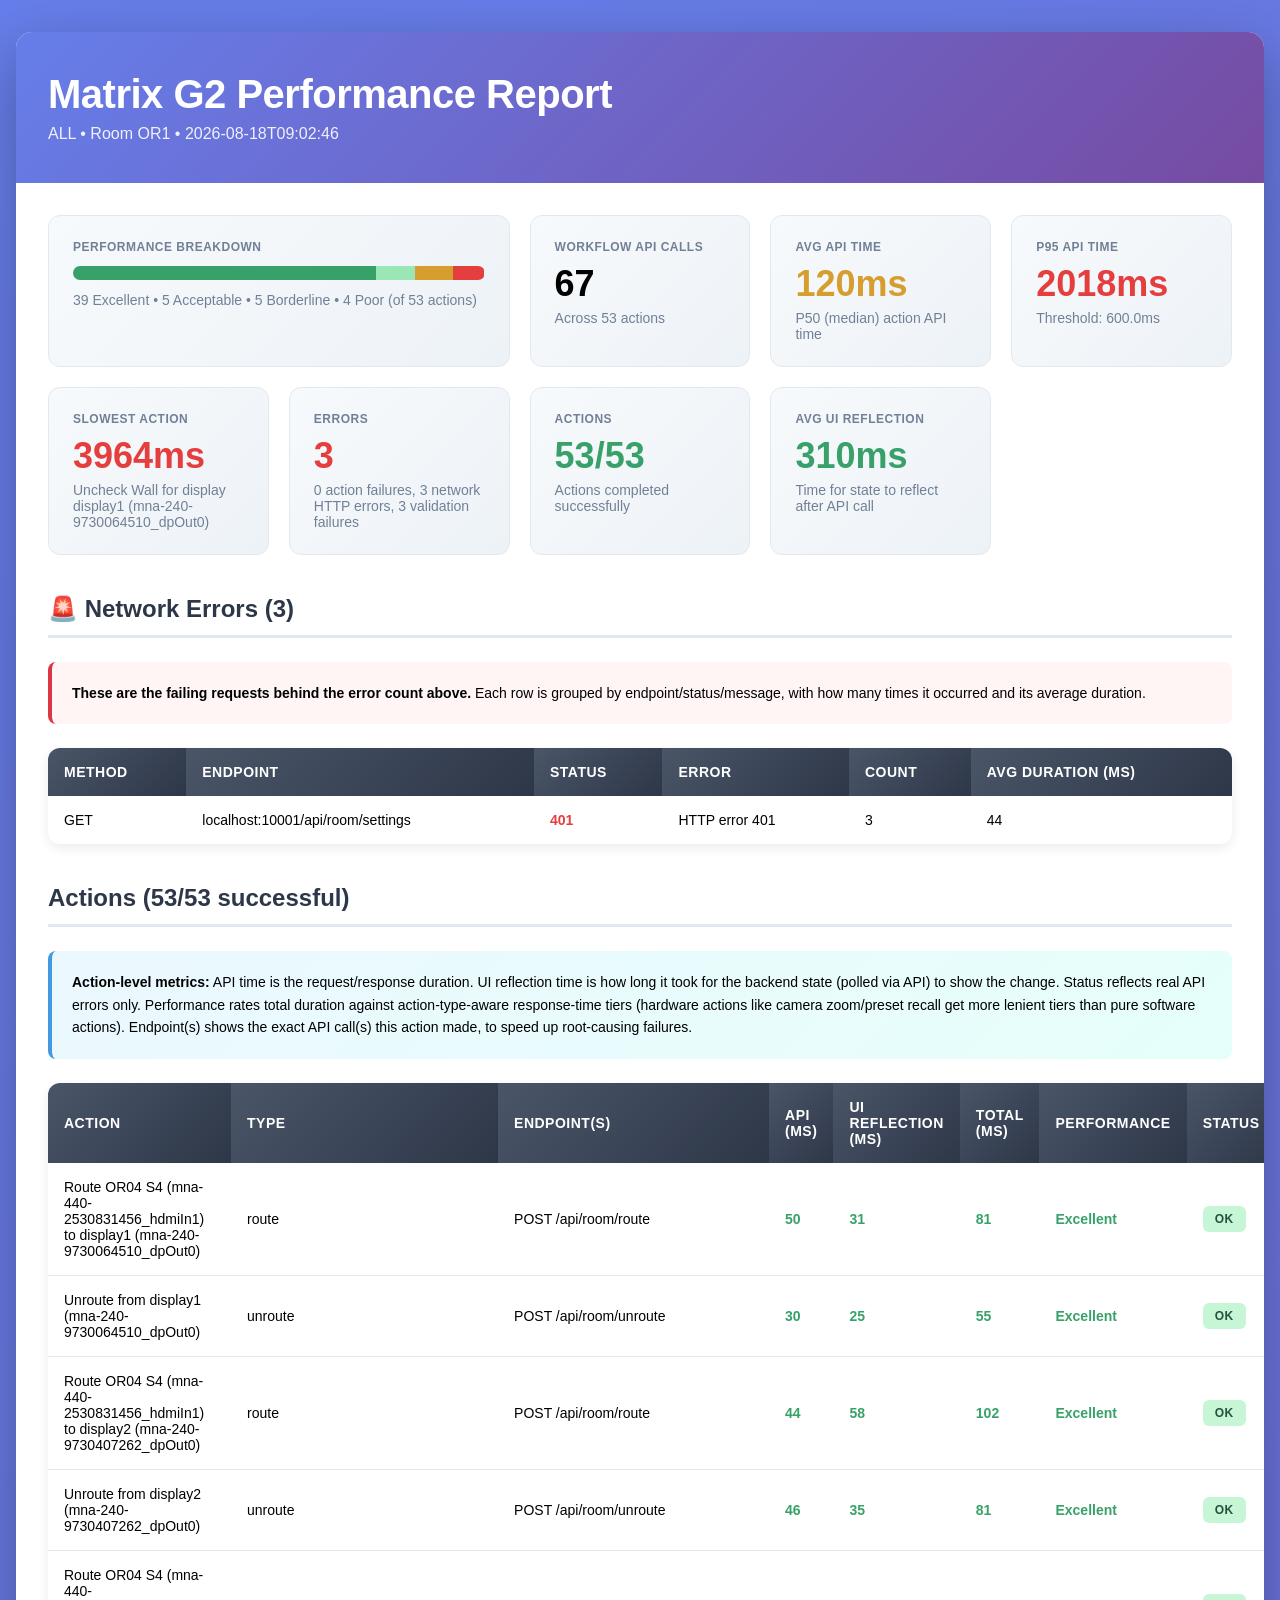
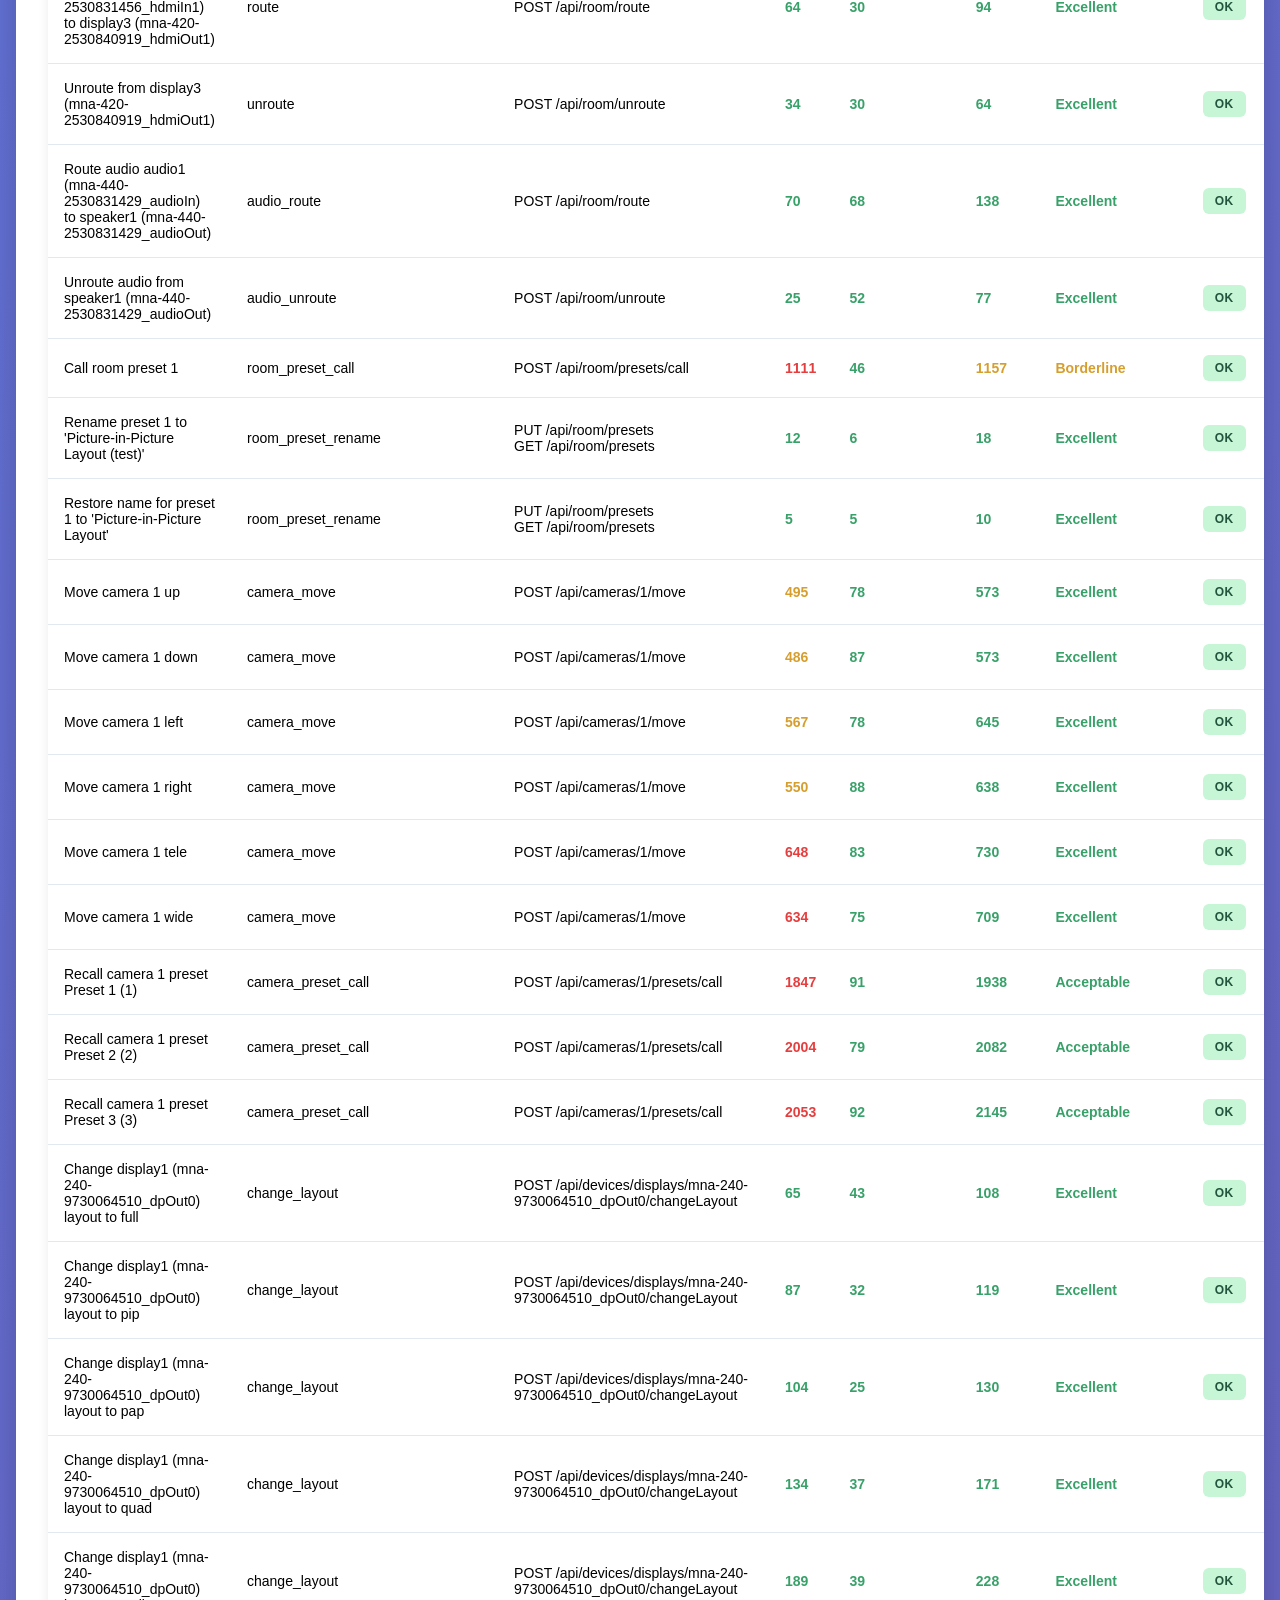
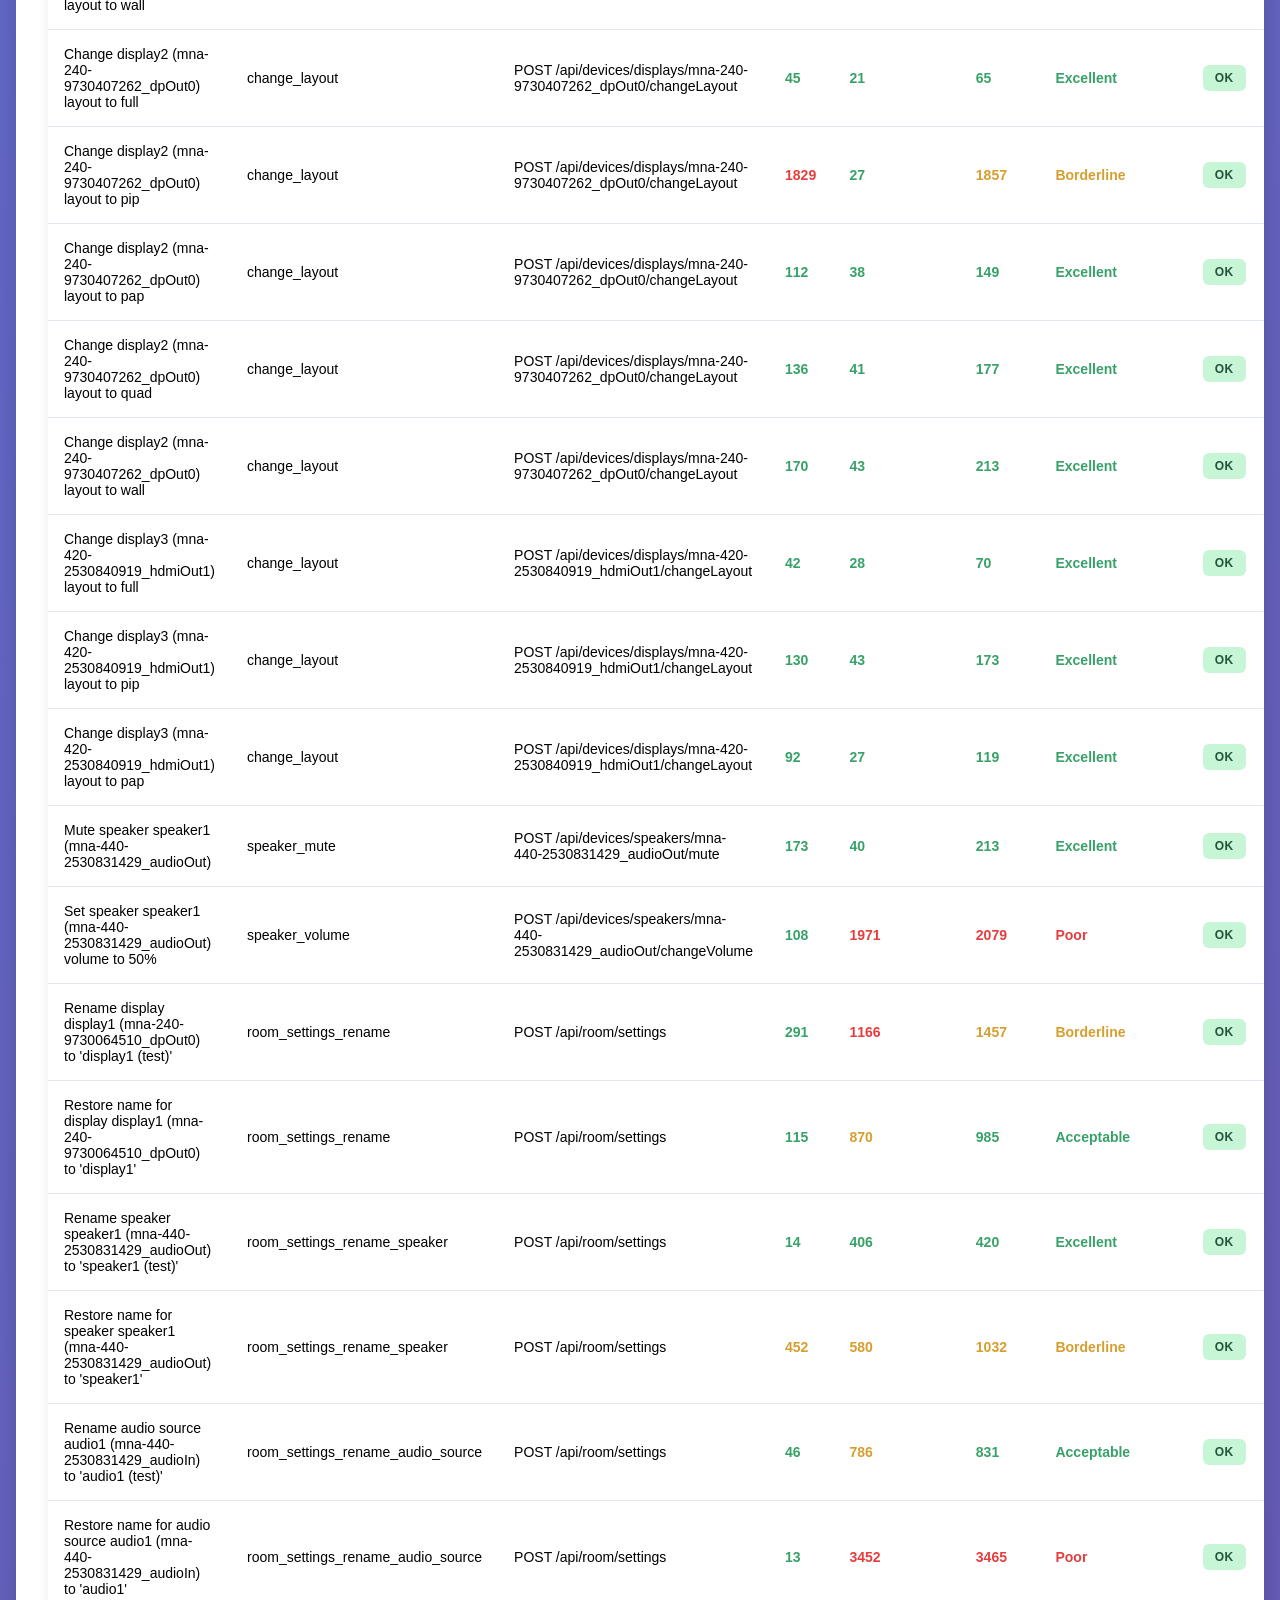
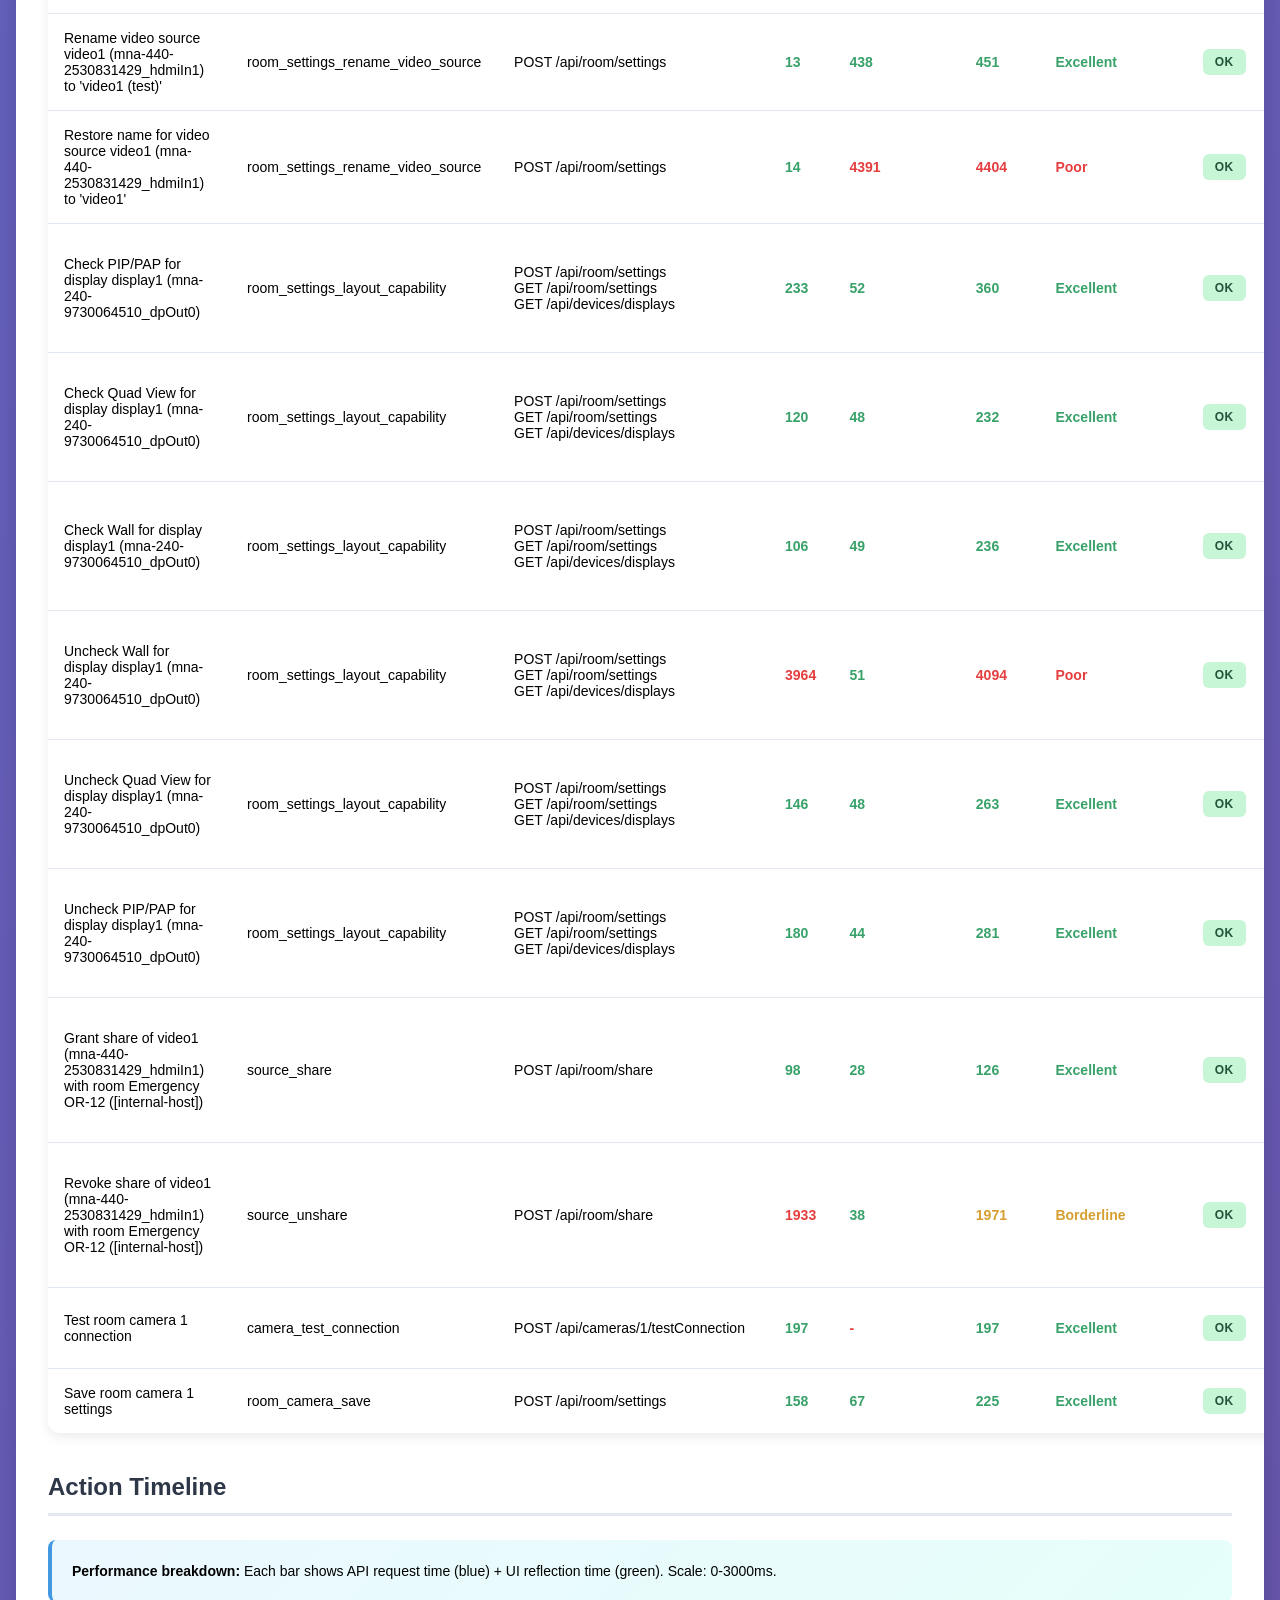
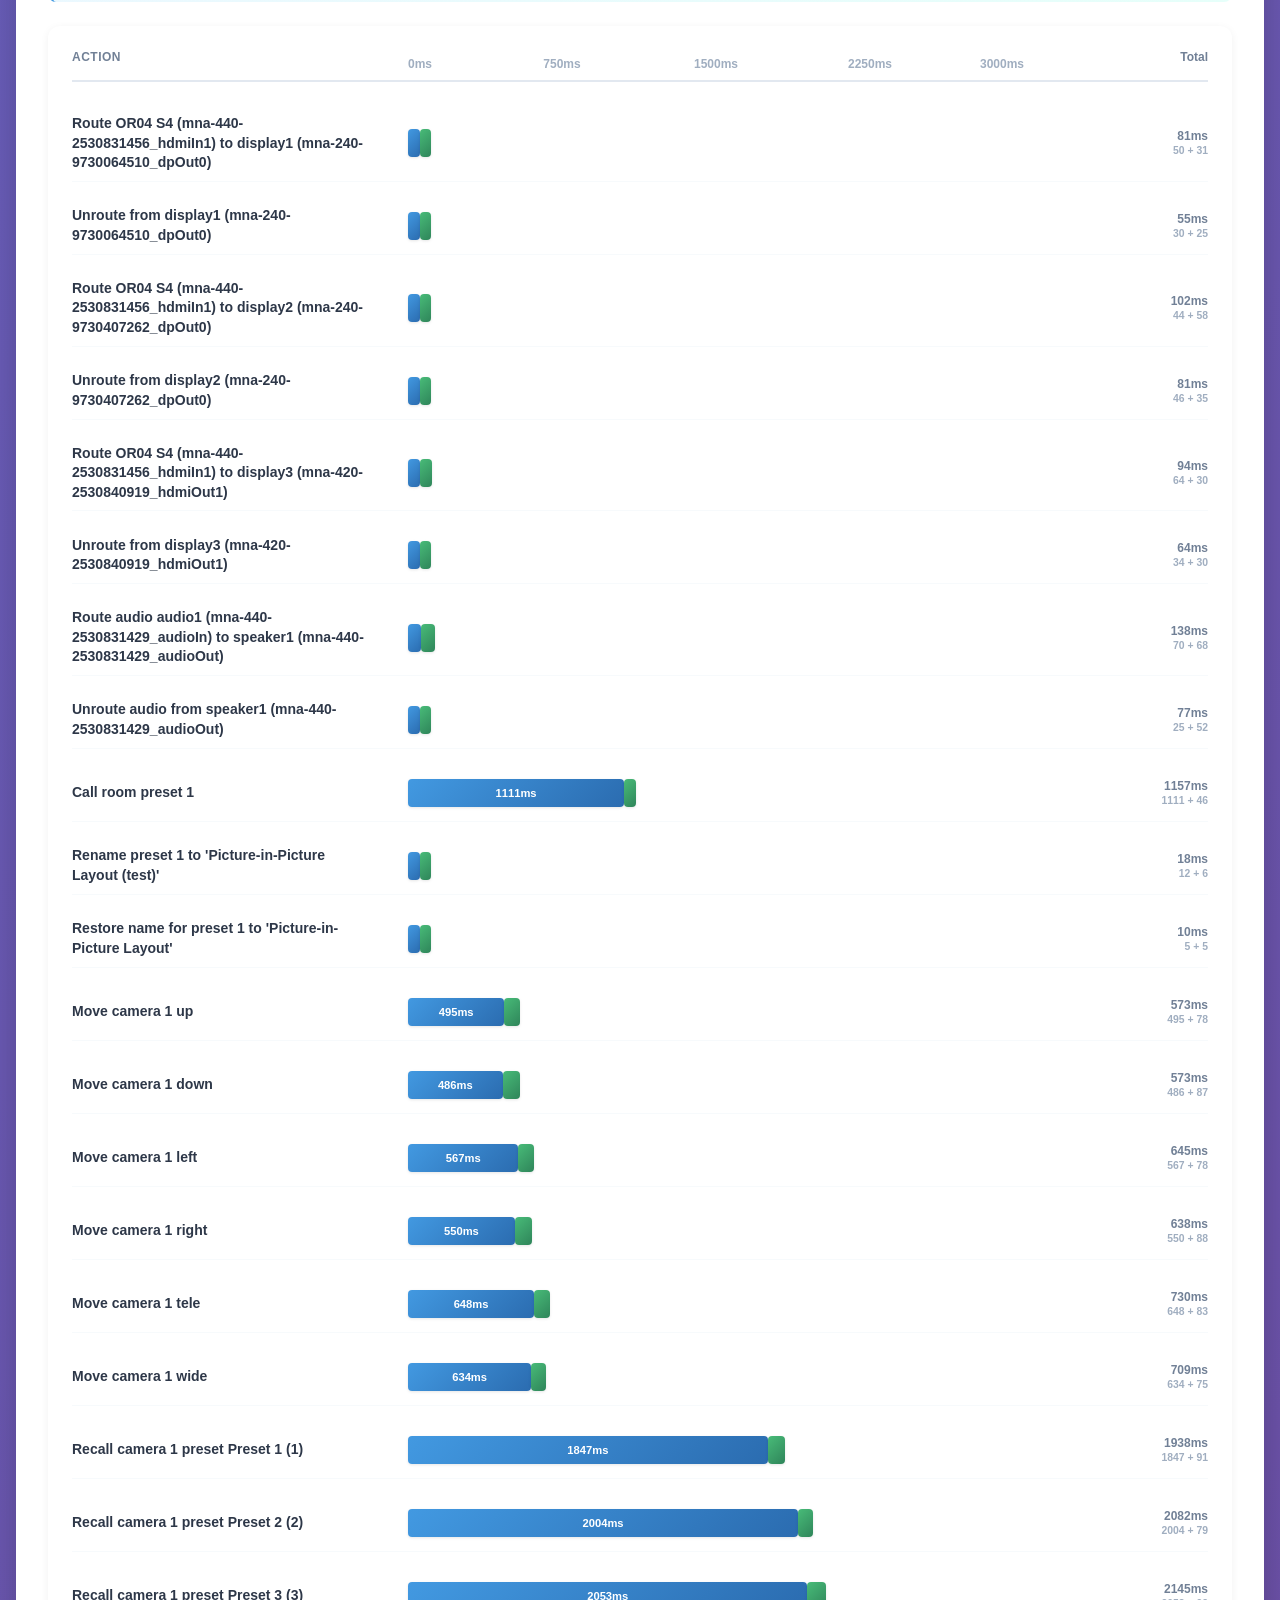
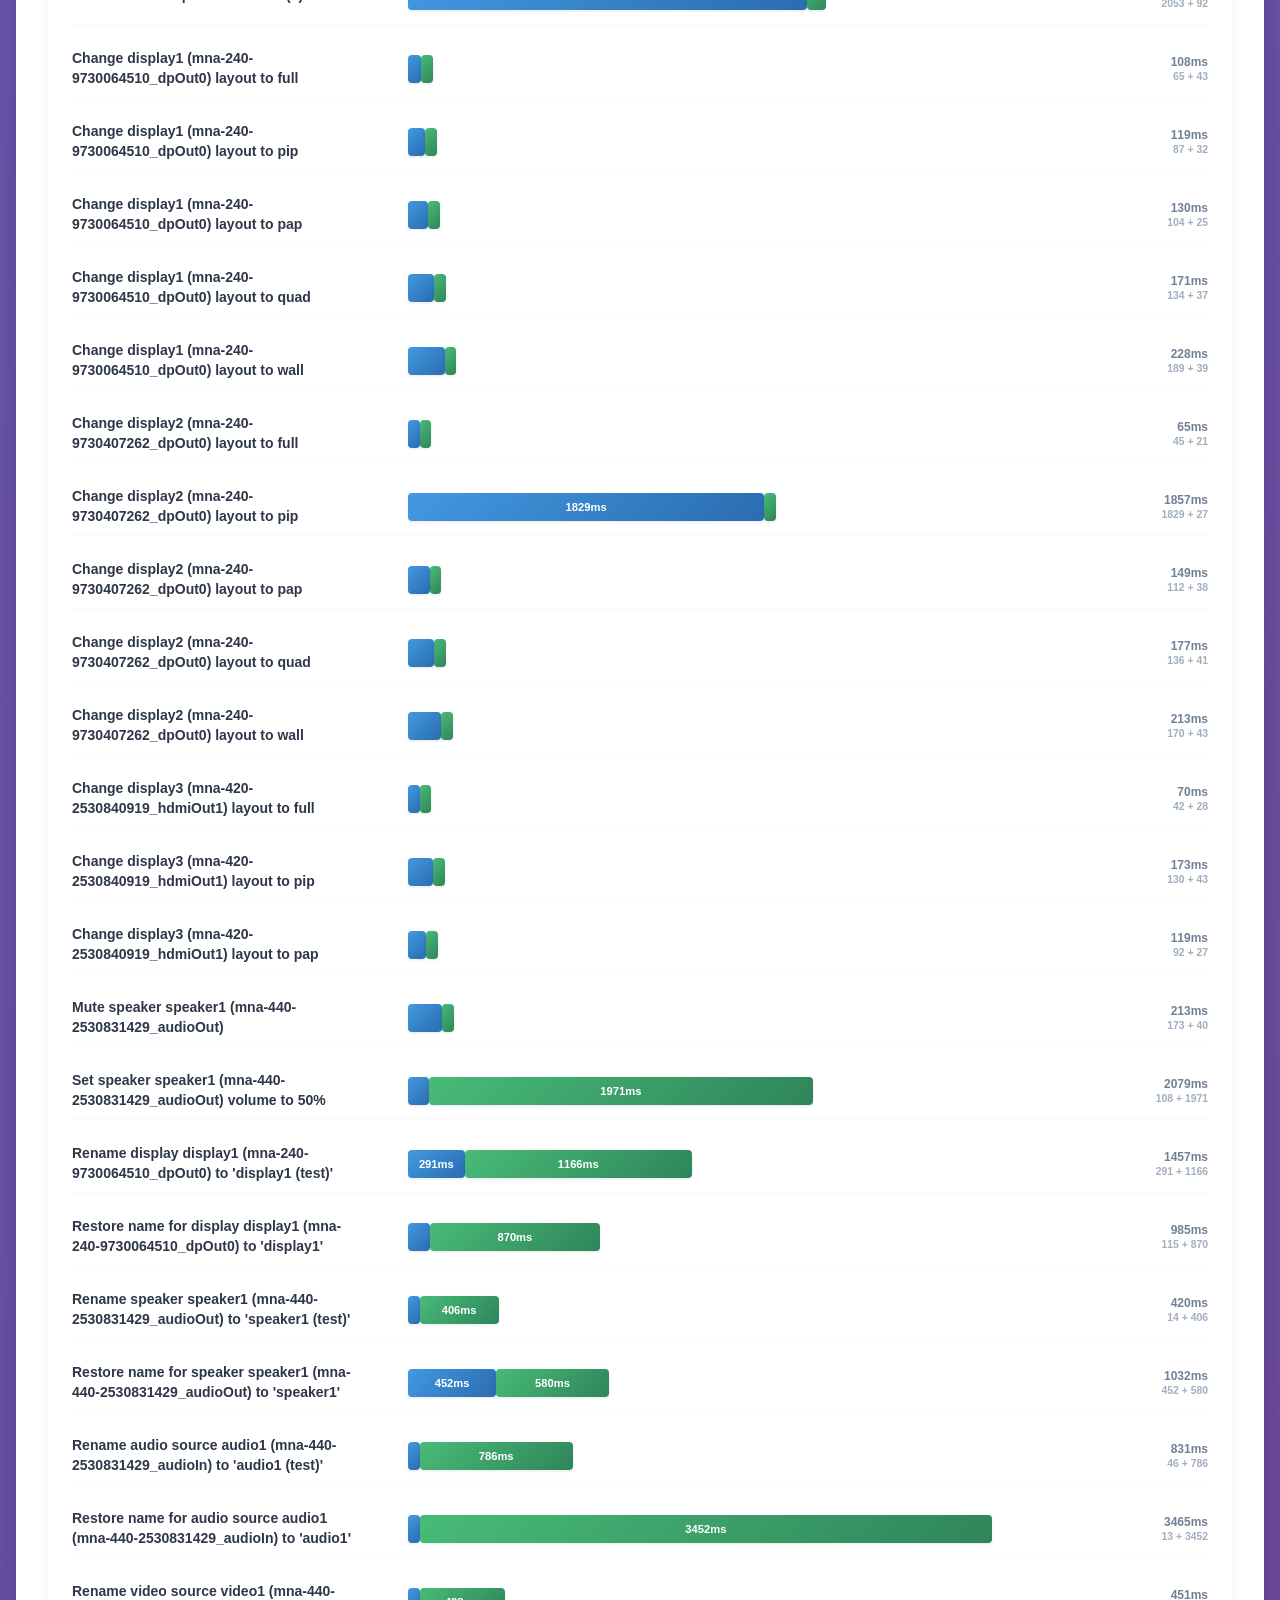
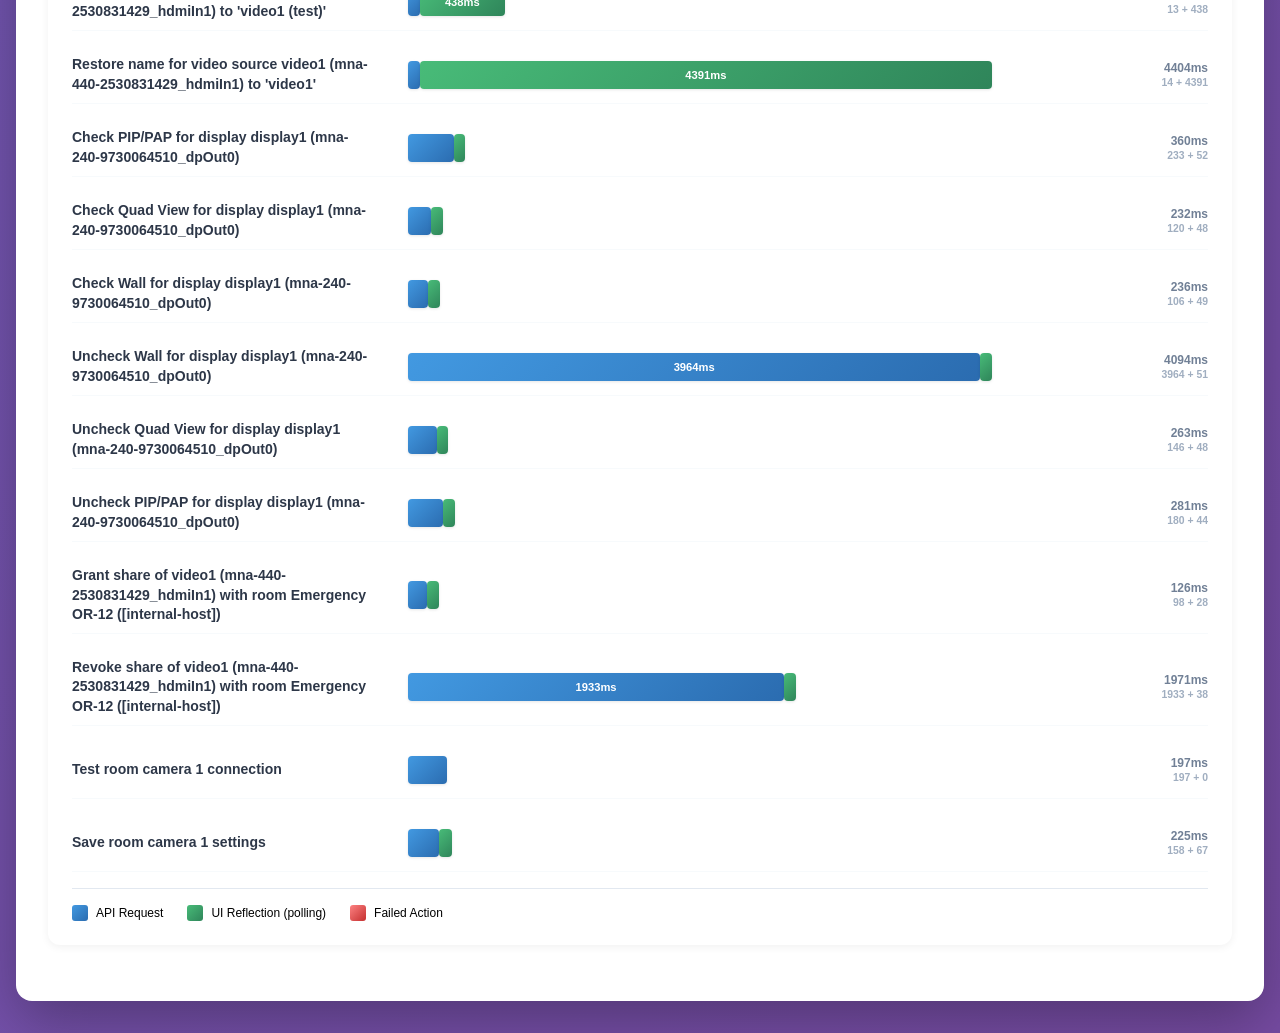
<file: reports/all_OR1_2026-08-18_09-01-41/report.html>
<!DOCTYPE html>
<html lang="en">
<head>
    <meta charset="UTF-8">
    <meta name="viewport" content="width=device-width, initial-scale=1.0">
    <title>Matrix G2 Performance Report</title>
    <style>
        * { margin: 0; padding: 0; box-sizing: border-box; }
        body { font-family: 'Inter', -apple-system, BlinkMacSystemFont, 'Segoe UI', Arial, sans-serif; background: linear-gradient(135deg, #667eea 0%, #764ba2 100%); min-height: 100vh; padding: 2rem 1rem; }
        .container { max-width: 1400px; margin: 0 auto; background: #ffffff; border-radius: 16px; box-shadow: 0 20px 60px rgba(0,0,0,0.3); overflow: hidden; }
        .header { background: linear-gradient(135deg, #667eea 0%, #764ba2 100%); color: #fff; padding: 2.5rem 2rem; }
        .header h1 { font-size: 2.5rem; font-weight: 700; margin-bottom: 0.5rem; letter-spacing: -0.5px; }
        .header .meta { font-size: 1rem; opacity: 0.9; font-weight: 500; }
        .content { padding: 2rem; }
        h2 { color: #2d3748; font-size: 1.5rem; font-weight: 700; margin: 2.5rem 0 1.5rem 0; padding-bottom: 0.75rem; border-bottom: 3px solid #e2e8f0; }
        .summary-grid { display: grid; grid-template-columns: repeat(auto-fit, minmax(200px, 1fr)); gap: 1.25rem; margin-bottom: 2.5rem; }
        .summary-card { background: linear-gradient(135deg, #f7fafc 0%, #edf2f7 100%); padding: 1.5rem; border-radius: 12px; border: 1px solid #e2e8f0; transition: transform 0.2s, box-shadow 0.2s; }
        .summary-card:hover { transform: translateY(-2px); box-shadow: 0 8px 16px rgba(0,0,0,0.1); }
        .summary-card.wide { grid-column: span 2; }
        .summary-card h3 { font-size: 0.75rem; color: #718096; text-transform: uppercase; letter-spacing: 0.5px; font-weight: 700; margin-bottom: 0.75rem; }
        .summary-card .value { font-size: 2.25rem; font-weight: 800; line-height: 1; margin-bottom: 0.5rem; }
        .summary-card .subtext { font-size: 0.875rem; color: #718096; }
        .perf-breakdown-bar { display: flex; height: 14px; border-radius: 7px; overflow: hidden; margin: 0.5rem 0 0.75rem 0; background: #edf2f7; }
        .perf-breakdown-bar span { height: 100%; }
        .perf-excellent { background: #38a169; }
        .perf-acceptable { background: #9ae6b4; }
        .perf-borderline { background: #d69e2e; }
        .perf-poor { background: #e53e3e; }
        .status-pass { color: #38a169; }
        .status-fail { color: #e53e3e; }
        .status-warn { color: #d69e2e; }
        table { width: 100%; border-collapse: separate; border-spacing: 0; background: #fff; border-radius: 12px; overflow: hidden; box-shadow: 0 4px 12px rgba(0,0,0,0.08); margin-bottom: 2rem; }
        th { background: linear-gradient(135deg, #4a5568 0%, #2d3748 100%); color: #fff; padding: 1rem; text-align: left; font-size: 0.875rem; font-weight: 700; text-transform: uppercase; letter-spacing: 0.5px; }
        td { padding: 1rem; font-size: 0.875rem; border-bottom: 1px solid #e2e8f0; word-wrap: break-word; overflow-wrap: break-word; max-width: 320px; }
        tr:last-child td { border-bottom: none; }
        tr:hover { background: #f7fafc; }
        .metric-good { color: #38a169; font-weight: 700; }
        .metric-warn { color: #d69e2e; font-weight: 700; }
        .metric-bad { color: #e53e3e; font-weight: 700; }
        .badge { display: inline-block; padding: 0.375rem 0.75rem; border-radius: 6px; font-size: 0.75rem; font-weight: 700; text-transform: uppercase; letter-spacing: 0.5px; }
        .badge-success { background: #c6f6d5; color: #22543d; }
        .badge-danger { background: #fed7d7; color: #742a2a; }
        .section-note { background: linear-gradient(135deg, #ebf8ff 0%, #e6fffa 100%); padding: 1.25rem; border-radius: 8px; margin-bottom: 1.5rem; border-left: 4px solid #4299e1; font-size: 0.875rem; line-height: 1.6; }
        .timeline { margin: 1.5rem 0; background: #fff; padding: 1.5rem; border-radius: 12px; box-shadow: 0 2px 8px rgba(0,0,0,0.06); }
        .timeline-header { display: flex; align-items: center; margin-bottom: 1.5rem; padding-bottom: 1rem; border-bottom: 2px solid #e2e8f0; }
        .timeline-header-label { width: 320px; font-size: 0.75rem; font-weight: 700; color: #718096; text-transform: uppercase; letter-spacing: 0.5px; }
        .timeline-header-scale { flex: 1; display: flex; font-size: 0.75rem; color: #a0aec0; font-weight: 600; padding: 0 1rem; position: relative; }
        .timeline-header-scale span { position: absolute; transform: translateX(-50%); }
        .timeline-header-scale span:nth-child(1) { left: 1rem; transform: translateX(0); }
        .timeline-header-scale span:nth-child(2) { left: calc(1rem + 25%); }
        .timeline-header-scale span:nth-child(3) { left: calc(1rem + 50%); }
        .timeline-header-scale span:nth-child(4) { left: calc(1rem + 75%); }
        .timeline-header-scale span:nth-child(5) { left: calc(1rem + 100%); transform: translateX(-100%); }
        .timeline-row { display: flex; align-items: center; margin-bottom: 1rem; padding: 0.5rem 0; border-bottom: 1px solid #f7fafc; }
        .timeline-row:last-child { border-bottom: none; }
        .timeline-row:hover { background: #f7fafc; margin: 0 -1rem 1rem -1rem; padding: 0.5rem 1rem; border-radius: 6px; }
        .timeline-label { width: 320px; font-size: 0.875rem; font-weight: 600; color: #2d3748; padding-right: 1.5rem; line-height: 1.4; }
        .timeline-track { flex: 1; position: relative; height: 40px; display: flex; align-items: center; padding: 0 1rem; }
        .timeline-bars { position: relative; width: 100%; height: 28px; display: flex; }
        .timeline-bar { height: 28px; display: flex; align-items: center; justify-content: center; font-size: 0.7rem; font-weight: 700; color: #fff; border-radius: 4px; box-shadow: 0 1px 3px rgba(0,0,0,0.1); transition: transform 0.2s, box-shadow 0.2s; }
        .timeline-bar:hover { transform: translateY(-1px); box-shadow: 0 2px 6px rgba(0,0,0,0.15); }
        .timeline-bar-text { white-space: nowrap; overflow: hidden; text-overflow: ellipsis; padding: 0 6px; }
        .timeline-times { min-width: 200px; font-size: 0.75rem; color: #718096; padding-left: 1.5rem; font-weight: 600; text-align: right; }
        .bar-api { background: linear-gradient(135deg, #4299e1 0%, #2b6cb0 100%); }
        .bar-ui { background: linear-gradient(135deg, #48bb78 0%, #2f855a 100%); }
        .bar-api-violation { background: linear-gradient(135deg, #fc8181 0%, #c53030 100%); }
        .timeline-legend { display: flex; gap: 1.5rem; margin-top: 1rem; padding-top: 1rem; border-top: 1px solid #e2e8f0; font-size: 0.75rem; }
        .timeline-legend-item { display: flex; align-items: center; gap: 0.5rem; }
        .timeline-legend-box { width: 16px; height: 16px; border-radius: 3px; }
    </style>
</head>
<body>
    <div class="container">
        <div class="header">
            <h1>Matrix G2 Performance Report</h1>
            <div class="meta">ALL • Room OR1 • 2026-08-18T09:02:46</div>
        </div>
        <div class="content">
    
    <div class="summary-grid">
        <div class="summary-card wide">
            <h3>Performance Breakdown</h3>
            <div class="perf-breakdown-bar">
                <span class="perf-excellent" style="width: 73.6%;" title="Excellent: 39"></span>
                <span class="perf-acceptable" style="width: 9.4%;" title="Acceptable: 5"></span>
                <span class="perf-borderline" style="width: 9.4%;" title="Borderline: 5"></span>
                <span class="perf-poor" style="width: 7.5%;" title="Poor: 4"></span>
            </div>
            <div class="subtext">39 Excellent • 5 Acceptable • 5 Borderline • 4 Poor (of 53 actions)</div>
        </div>
        
        <div class="summary-card">
            <h3>Workflow API Calls</h3>
            <div class="value">67</div>
            <div class="subtext">Across 53 actions</div>
        </div>
        
        <div class="summary-card">
            <h3>Avg API Time</h3>
            <div class="value metric-warn">
                120ms
            </div>
            <div class="subtext">P50 (median) action API time</div>
        </div>
        
        <div class="summary-card">
            <h3>P95 API Time</h3>
            <div class="value metric-bad">
                2018ms
            </div>
            <div class="subtext">Threshold: 600.0ms</div>
        </div>
        
        <div class="summary-card">
            <h3>Slowest Action</h3>
            <div class="value metric-bad">
                3964ms
            </div>
            <div class="subtext">Uncheck Wall for display display1 (mna-240-9730064510_dpOut0)</div>
        </div>
        
        <div class="summary-card">
            <h3>Errors</h3>
            <div class="value status-fail">
                3
            </div>
            <div class="subtext">0 action failures, 3 network HTTP errors, 3 validation failures</div>
        </div>
        
        <div class="summary-card">
            <h3>Actions</h3>
            <div class="value status-pass">
                53/53
            </div>
            <div class="subtext">Actions completed successfully</div>
        </div>
        
        <div class="summary-card">
            <h3>Avg UI Reflection</h3>
            <div class="value metric-good">
                310ms
            </div>
            <div class="subtext">Time for state to reflect after API call</div>
        </div>
    </div>

    
    <h2>🚨 Network Errors (3)</h2>
    <div class="section-note" style="border-left-color: #dc3545; background: #fff5f5;">
        <strong>These are the failing requests behind the error count above.</strong> Each row is grouped by
        endpoint/status/message, with how many times it occurred and its average duration.
    </div>
    <table>
        <tr><th>Method</th><th>Endpoint</th><th>Status</th><th>Error</th><th>Count</th><th>Avg Duration (ms)</th></tr>
        <tr><td>GET</td><td>localhost:10001/api/room/settings</td><td class='metric-bad'>401</td><td>HTTP error 401</td><td>3</td><td>44</td></tr>
    </table>
        
    
    <h2>Actions (53/53 successful)</h2>
    <div class="section-note">
        <strong>Action-level metrics:</strong> API time is the request/response duration. UI reflection time is how long it took for the backend state (polled via API) to show the change. Status reflects real API errors only. Performance rates total duration against action-type-aware response-time tiers (hardware actions like camera zoom/preset recall get more lenient tiers than pure software actions). Endpoint(s) shows the exact API call(s) this action made, to speed up root-causing failures.
    </div>
    <table>
        <tr><th>Action</th><th>Type</th><th>Endpoint(s)</th><th>API (ms)</th><th>UI Reflection (ms)</th><th>Total (ms)</th><th>Performance</th><th>Status</th><th>Details</th><th>Error</th></tr>
        <tr><td>Route OR04 S4 (mna-440-2530831456_hdmiIn1) to display1 (mna-240-9730064510_dpOut0)</td><td>route</td><td>POST /api/room/route</td><td class='metric-good'>50</td><td class='metric-good'>31</td><td class='metric-good'>81</td><td class='metric-good'>Excellent</td><td><span class='badge badge-success'>OK</span></td><td>source_id: mna-440-2530831456_hdmiIn1<br>display_id: mna-240-9730064510_dpOut0<br>slot: 1</td><td></td></tr><tr><td>Unroute from display1 (mna-240-9730064510_dpOut0)</td><td>unroute</td><td>POST /api/room/unroute</td><td class='metric-good'>30</td><td class='metric-good'>25</td><td class='metric-good'>55</td><td class='metric-good'>Excellent</td><td><span class='badge badge-success'>OK</span></td><td>display_id: mna-240-9730064510_dpOut0<br>slot: 1</td><td></td></tr><tr><td>Route OR04 S4 (mna-440-2530831456_hdmiIn1) to display2 (mna-240-9730407262_dpOut0)</td><td>route</td><td>POST /api/room/route</td><td class='metric-good'>44</td><td class='metric-good'>58</td><td class='metric-good'>102</td><td class='metric-good'>Excellent</td><td><span class='badge badge-success'>OK</span></td><td>source_id: mna-440-2530831456_hdmiIn1<br>display_id: mna-240-9730407262_dpOut0<br>slot: 1</td><td></td></tr><tr><td>Unroute from display2 (mna-240-9730407262_dpOut0)</td><td>unroute</td><td>POST /api/room/unroute</td><td class='metric-good'>46</td><td class='metric-good'>35</td><td class='metric-good'>81</td><td class='metric-good'>Excellent</td><td><span class='badge badge-success'>OK</span></td><td>display_id: mna-240-9730407262_dpOut0<br>slot: 1</td><td></td></tr><tr><td>Route OR04 S4 (mna-440-2530831456_hdmiIn1) to display3 (mna-420-2530840919_hdmiOut1)</td><td>route</td><td>POST /api/room/route</td><td class='metric-good'>64</td><td class='metric-good'>30</td><td class='metric-good'>94</td><td class='metric-good'>Excellent</td><td><span class='badge badge-success'>OK</span></td><td>source_id: mna-440-2530831456_hdmiIn1<br>display_id: mna-420-2530840919_hdmiOut1<br>slot: 1</td><td></td></tr><tr><td>Unroute from display3 (mna-420-2530840919_hdmiOut1)</td><td>unroute</td><td>POST /api/room/unroute</td><td class='metric-good'>34</td><td class='metric-good'>30</td><td class='metric-good'>64</td><td class='metric-good'>Excellent</td><td><span class='badge badge-success'>OK</span></td><td>display_id: mna-420-2530840919_hdmiOut1<br>slot: 1</td><td></td></tr><tr><td>Route audio audio1 (mna-440-2530831429_audioIn) to speaker1 (mna-440-2530831429_audioOut)</td><td>audio_route</td><td>POST /api/room/route</td><td class='metric-good'>70</td><td class='metric-good'>68</td><td class='metric-good'>138</td><td class='metric-good'>Excellent</td><td><span class='badge badge-success'>OK</span></td><td>source_id: mna-440-2530831429_audioIn<br>speaker_id: mna-440-2530831429_audioOut<br>slot: 1</td><td></td></tr><tr><td>Unroute audio from speaker1 (mna-440-2530831429_audioOut)</td><td>audio_unroute</td><td>POST /api/room/unroute</td><td class='metric-good'>25</td><td class='metric-good'>52</td><td class='metric-good'>77</td><td class='metric-good'>Excellent</td><td><span class='badge badge-success'>OK</span></td><td>speaker_id: mna-440-2530831429_audioOut<br>slot: 1</td><td></td></tr><tr><td>Call room preset 1</td><td>room_preset_call</td><td>POST /api/room/presets/call</td><td class='metric-bad'>1111</td><td class='metric-good'>46</td><td class='metric-warn'>1157</td><td class='metric-warn'>Borderline</td><td><span class='badge badge-success'>OK</span></td><td>preset_index: 1</td><td></td></tr><tr><td>Rename preset 1 to 'Picture-in-Picture Layout (test)'</td><td>room_preset_rename</td><td>PUT /api/room/presets<br>GET /api/room/presets</td><td class='metric-good'>12</td><td class='metric-good'>6</td><td class='metric-good'>18</td><td class='metric-good'>Excellent</td><td><span class='badge badge-success'>OK</span></td><td>preset_index: 1<br>target_name: Picture-in-Picture Layout (test)</td><td></td></tr><tr><td>Restore name for preset 1 to 'Picture-in-Picture Layout'</td><td>room_preset_rename</td><td>PUT /api/room/presets<br>GET /api/room/presets</td><td class='metric-good'>5</td><td class='metric-good'>5</td><td class='metric-good'>10</td><td class='metric-good'>Excellent</td><td><span class='badge badge-success'>OK</span></td><td>preset_index: 1<br>target_name: Picture-in-Picture Layout</td><td></td></tr><tr><td>Move camera 1 up</td><td>camera_move</td><td>POST /api/cameras/1/move</td><td class='metric-warn'>495</td><td class='metric-good'>78</td><td class='metric-good'>573</td><td class='metric-good'>Excellent</td><td><span class='badge badge-success'>OK</span></td><td>camera_id: 1<br>direction: up</td><td></td></tr><tr><td>Move camera 1 down</td><td>camera_move</td><td>POST /api/cameras/1/move</td><td class='metric-warn'>486</td><td class='metric-good'>87</td><td class='metric-good'>573</td><td class='metric-good'>Excellent</td><td><span class='badge badge-success'>OK</span></td><td>camera_id: 1<br>direction: down</td><td></td></tr><tr><td>Move camera 1 left</td><td>camera_move</td><td>POST /api/cameras/1/move</td><td class='metric-warn'>567</td><td class='metric-good'>78</td><td class='metric-good'>645</td><td class='metric-good'>Excellent</td><td><span class='badge badge-success'>OK</span></td><td>camera_id: 1<br>direction: left</td><td></td></tr><tr><td>Move camera 1 right</td><td>camera_move</td><td>POST /api/cameras/1/move</td><td class='metric-warn'>550</td><td class='metric-good'>88</td><td class='metric-good'>638</td><td class='metric-good'>Excellent</td><td><span class='badge badge-success'>OK</span></td><td>camera_id: 1<br>direction: right</td><td></td></tr><tr><td>Move camera 1 tele</td><td>camera_move</td><td>POST /api/cameras/1/move</td><td class='metric-bad'>648</td><td class='metric-good'>83</td><td class='metric-good'>730</td><td class='metric-good'>Excellent</td><td><span class='badge badge-success'>OK</span></td><td>camera_id: 1<br>direction: tele</td><td></td></tr><tr><td>Move camera 1 wide</td><td>camera_move</td><td>POST /api/cameras/1/move</td><td class='metric-bad'>634</td><td class='metric-good'>75</td><td class='metric-good'>709</td><td class='metric-good'>Excellent</td><td><span class='badge badge-success'>OK</span></td><td>camera_id: 1<br>direction: wide</td><td></td></tr><tr><td>Recall camera 1 preset Preset 1 (1)</td><td>camera_preset_call</td><td>POST /api/cameras/1/presets/call</td><td class='metric-bad'>1847</td><td class='metric-good'>91</td><td class='metric-good'>1938</td><td class='metric-good'>Acceptable</td><td><span class='badge badge-success'>OK</span></td><td>camera_id: 1<br>preset_id: 1</td><td></td></tr><tr><td>Recall camera 1 preset Preset 2 (2)</td><td>camera_preset_call</td><td>POST /api/cameras/1/presets/call</td><td class='metric-bad'>2004</td><td class='metric-good'>79</td><td class='metric-good'>2082</td><td class='metric-good'>Acceptable</td><td><span class='badge badge-success'>OK</span></td><td>camera_id: 1<br>preset_id: 2</td><td></td></tr><tr><td>Recall camera 1 preset Preset 3 (3)</td><td>camera_preset_call</td><td>POST /api/cameras/1/presets/call</td><td class='metric-bad'>2053</td><td class='metric-good'>92</td><td class='metric-good'>2145</td><td class='metric-good'>Acceptable</td><td><span class='badge badge-success'>OK</span></td><td>camera_id: 1<br>preset_id: 3</td><td></td></tr><tr><td>Change display1 (mna-240-9730064510_dpOut0) layout to full</td><td>change_layout</td><td>POST /api/devices/displays/mna-240-9730064510_dpOut0/changeLayout</td><td class='metric-good'>65</td><td class='metric-good'>43</td><td class='metric-good'>108</td><td class='metric-good'>Excellent</td><td><span class='badge badge-success'>OK</span></td><td>display_id: mna-240-9730064510_dpOut0<br>target_layout: full</td><td></td></tr><tr><td>Change display1 (mna-240-9730064510_dpOut0) layout to pip</td><td>change_layout</td><td>POST /api/devices/displays/mna-240-9730064510_dpOut0/changeLayout</td><td class='metric-good'>87</td><td class='metric-good'>32</td><td class='metric-good'>119</td><td class='metric-good'>Excellent</td><td><span class='badge badge-success'>OK</span></td><td>display_id: mna-240-9730064510_dpOut0<br>target_layout: pip</td><td></td></tr><tr><td>Change display1 (mna-240-9730064510_dpOut0) layout to pap</td><td>change_layout</td><td>POST /api/devices/displays/mna-240-9730064510_dpOut0/changeLayout</td><td class='metric-good'>104</td><td class='metric-good'>25</td><td class='metric-good'>130</td><td class='metric-good'>Excellent</td><td><span class='badge badge-success'>OK</span></td><td>display_id: mna-240-9730064510_dpOut0<br>target_layout: pap</td><td></td></tr><tr><td>Change display1 (mna-240-9730064510_dpOut0) layout to quad</td><td>change_layout</td><td>POST /api/devices/displays/mna-240-9730064510_dpOut0/changeLayout</td><td class='metric-good'>134</td><td class='metric-good'>37</td><td class='metric-good'>171</td><td class='metric-good'>Excellent</td><td><span class='badge badge-success'>OK</span></td><td>display_id: mna-240-9730064510_dpOut0<br>target_layout: quad</td><td></td></tr><tr><td>Change display1 (mna-240-9730064510_dpOut0) layout to wall</td><td>change_layout</td><td>POST /api/devices/displays/mna-240-9730064510_dpOut0/changeLayout</td><td class='metric-good'>189</td><td class='metric-good'>39</td><td class='metric-good'>228</td><td class='metric-good'>Excellent</td><td><span class='badge badge-success'>OK</span></td><td>display_id: mna-240-9730064510_dpOut0<br>target_layout: wall</td><td></td></tr><tr><td>Change display2 (mna-240-9730407262_dpOut0) layout to full</td><td>change_layout</td><td>POST /api/devices/displays/mna-240-9730407262_dpOut0/changeLayout</td><td class='metric-good'>45</td><td class='metric-good'>21</td><td class='metric-good'>65</td><td class='metric-good'>Excellent</td><td><span class='badge badge-success'>OK</span></td><td>display_id: mna-240-9730407262_dpOut0<br>target_layout: full</td><td></td></tr><tr><td>Change display2 (mna-240-9730407262_dpOut0) layout to pip</td><td>change_layout</td><td>POST /api/devices/displays/mna-240-9730407262_dpOut0/changeLayout</td><td class='metric-bad'>1829</td><td class='metric-good'>27</td><td class='metric-warn'>1857</td><td class='metric-warn'>Borderline</td><td><span class='badge badge-success'>OK</span></td><td>display_id: mna-240-9730407262_dpOut0<br>target_layout: pip</td><td></td></tr><tr><td>Change display2 (mna-240-9730407262_dpOut0) layout to pap</td><td>change_layout</td><td>POST /api/devices/displays/mna-240-9730407262_dpOut0/changeLayout</td><td class='metric-good'>112</td><td class='metric-good'>38</td><td class='metric-good'>149</td><td class='metric-good'>Excellent</td><td><span class='badge badge-success'>OK</span></td><td>display_id: mna-240-9730407262_dpOut0<br>target_layout: pap</td><td></td></tr><tr><td>Change display2 (mna-240-9730407262_dpOut0) layout to quad</td><td>change_layout</td><td>POST /api/devices/displays/mna-240-9730407262_dpOut0/changeLayout</td><td class='metric-good'>136</td><td class='metric-good'>41</td><td class='metric-good'>177</td><td class='metric-good'>Excellent</td><td><span class='badge badge-success'>OK</span></td><td>display_id: mna-240-9730407262_dpOut0<br>target_layout: quad</td><td></td></tr><tr><td>Change display2 (mna-240-9730407262_dpOut0) layout to wall</td><td>change_layout</td><td>POST /api/devices/displays/mna-240-9730407262_dpOut0/changeLayout</td><td class='metric-good'>170</td><td class='metric-good'>43</td><td class='metric-good'>213</td><td class='metric-good'>Excellent</td><td><span class='badge badge-success'>OK</span></td><td>display_id: mna-240-9730407262_dpOut0<br>target_layout: wall</td><td></td></tr><tr><td>Change display3 (mna-420-2530840919_hdmiOut1) layout to full</td><td>change_layout</td><td>POST /api/devices/displays/mna-420-2530840919_hdmiOut1/changeLayout</td><td class='metric-good'>42</td><td class='metric-good'>28</td><td class='metric-good'>70</td><td class='metric-good'>Excellent</td><td><span class='badge badge-success'>OK</span></td><td>display_id: mna-420-2530840919_hdmiOut1<br>target_layout: full</td><td></td></tr><tr><td>Change display3 (mna-420-2530840919_hdmiOut1) layout to pip</td><td>change_layout</td><td>POST /api/devices/displays/mna-420-2530840919_hdmiOut1/changeLayout</td><td class='metric-good'>130</td><td class='metric-good'>43</td><td class='metric-good'>173</td><td class='metric-good'>Excellent</td><td><span class='badge badge-success'>OK</span></td><td>display_id: mna-420-2530840919_hdmiOut1<br>target_layout: pip</td><td></td></tr><tr><td>Change display3 (mna-420-2530840919_hdmiOut1) layout to pap</td><td>change_layout</td><td>POST /api/devices/displays/mna-420-2530840919_hdmiOut1/changeLayout</td><td class='metric-good'>92</td><td class='metric-good'>27</td><td class='metric-good'>119</td><td class='metric-good'>Excellent</td><td><span class='badge badge-success'>OK</span></td><td>display_id: mna-420-2530840919_hdmiOut1<br>target_layout: pap</td><td></td></tr><tr><td>Mute speaker speaker1 (mna-440-2530831429_audioOut)</td><td>speaker_mute</td><td>POST /api/devices/speakers/mna-440-2530831429_audioOut/mute</td><td class='metric-good'>173</td><td class='metric-good'>40</td><td class='metric-good'>213</td><td class='metric-good'>Excellent</td><td><span class='badge badge-success'>OK</span></td><td>speaker_id: mna-440-2530831429_audioOut<br>target_mute: True</td><td></td></tr><tr><td>Set speaker speaker1 (mna-440-2530831429_audioOut) volume to 50%</td><td>speaker_volume</td><td>POST /api/devices/speakers/mna-440-2530831429_audioOut/changeVolume</td><td class='metric-good'>108</td><td class='metric-bad'>1971</td><td class='metric-bad'>2079</td><td class='metric-bad'>Poor</td><td><span class='badge badge-success'>OK</span></td><td>speaker_id: mna-440-2530831429_audioOut<br>target_volume: 50</td><td></td></tr><tr><td>Rename display display1 (mna-240-9730064510_dpOut0) to 'display1 (test)'</td><td>room_settings_rename</td><td>POST /api/room/settings</td><td class='metric-good'>291</td><td class='metric-bad'>1166</td><td class='metric-warn'>1457</td><td class='metric-warn'>Borderline</td><td><span class='badge badge-success'>OK</span></td><td>display_id: mna-240-9730064510_dpOut0<br>target_name: display1 (test)</td><td></td></tr><tr><td>Restore name for display display1 (mna-240-9730064510_dpOut0) to 'display1'</td><td>room_settings_rename</td><td>POST /api/room/settings</td><td class='metric-good'>115</td><td class='metric-warn'>870</td><td class='metric-good'>985</td><td class='metric-good'>Acceptable</td><td><span class='badge badge-success'>OK</span></td><td>display_id: mna-240-9730064510_dpOut0<br>target_name: display1</td><td></td></tr><tr><td>Rename speaker speaker1 (mna-440-2530831429_audioOut) to 'speaker1 (test)'</td><td>room_settings_rename_speaker</td><td>POST /api/room/settings</td><td class='metric-good'>14</td><td class='metric-good'>406</td><td class='metric-good'>420</td><td class='metric-good'>Excellent</td><td><span class='badge badge-success'>OK</span></td><td>target_name: speaker1 (test)<br>entity_id: mna-440-2530831429_audioOut</td><td></td></tr><tr><td>Restore name for speaker speaker1 (mna-440-2530831429_audioOut) to 'speaker1'</td><td>room_settings_rename_speaker</td><td>POST /api/room/settings</td><td class='metric-warn'>452</td><td class='metric-warn'>580</td><td class='metric-warn'>1032</td><td class='metric-warn'>Borderline</td><td><span class='badge badge-success'>OK</span></td><td>target_name: speaker1<br>entity_id: mna-440-2530831429_audioOut</td><td></td></tr><tr><td>Rename audio source audio1 (mna-440-2530831429_audioIn) to 'audio1 (test)'</td><td>room_settings_rename_audio_source</td><td>POST /api/room/settings</td><td class='metric-good'>46</td><td class='metric-warn'>786</td><td class='metric-good'>831</td><td class='metric-good'>Acceptable</td><td><span class='badge badge-success'>OK</span></td><td>target_name: audio1 (test)<br>entity_id: mna-440-2530831429_audioIn</td><td></td></tr><tr><td>Restore name for audio source audio1 (mna-440-2530831429_audioIn) to 'audio1'</td><td>room_settings_rename_audio_source</td><td>POST /api/room/settings</td><td class='metric-good'>13</td><td class='metric-bad'>3452</td><td class='metric-bad'>3465</td><td class='metric-bad'>Poor</td><td><span class='badge badge-success'>OK</span></td><td>target_name: audio1<br>entity_id: mna-440-2530831429_audioIn</td><td></td></tr><tr><td>Rename video source video1 (mna-440-2530831429_hdmiIn1) to 'video1 (test)'</td><td>room_settings_rename_video_source</td><td>POST /api/room/settings</td><td class='metric-good'>13</td><td class='metric-good'>438</td><td class='metric-good'>451</td><td class='metric-good'>Excellent</td><td><span class='badge badge-success'>OK</span></td><td>target_name: video1 (test)<br>entity_id: mna-440-2530831429_hdmiIn1</td><td></td></tr><tr><td>Restore name for video source video1 (mna-440-2530831429_hdmiIn1) to 'video1'</td><td>room_settings_rename_video_source</td><td>POST /api/room/settings</td><td class='metric-good'>14</td><td class='metric-bad'>4391</td><td class='metric-bad'>4404</td><td class='metric-bad'>Poor</td><td><span class='badge badge-success'>OK</span></td><td>target_name: video1<br>entity_id: mna-440-2530831429_hdmiIn1</td><td></td></tr><tr><td>Check PIP/PAP for display display1 (mna-240-9730064510_dpOut0)</td><td>room_settings_layout_capability</td><td>POST /api/room/settings<br>GET /api/room/settings<br>GET /api/devices/displays</td><td class='metric-good'>233</td><td class='metric-good'>52</td><td class='metric-good'>360</td><td class='metric-good'>Excellent</td><td><span class='badge badge-success'>OK</span></td><td>display_id: mna-240-9730064510_dpOut0<br>field: pip_pap<br>target_flags: {'pip_pap': True, 'quad': False, 'wall': False}</td><td></td></tr><tr><td>Check Quad View for display display1 (mna-240-9730064510_dpOut0)</td><td>room_settings_layout_capability</td><td>POST /api/room/settings<br>GET /api/room/settings<br>GET /api/devices/displays</td><td class='metric-good'>120</td><td class='metric-good'>48</td><td class='metric-good'>232</td><td class='metric-good'>Excellent</td><td><span class='badge badge-success'>OK</span></td><td>display_id: mna-240-9730064510_dpOut0<br>field: quad<br>target_flags: {'pip_pap': True, 'quad': True, 'wall': False}</td><td></td></tr><tr><td>Check Wall for display display1 (mna-240-9730064510_dpOut0)</td><td>room_settings_layout_capability</td><td>POST /api/room/settings<br>GET /api/room/settings<br>GET /api/devices/displays</td><td class='metric-good'>106</td><td class='metric-good'>49</td><td class='metric-good'>236</td><td class='metric-good'>Excellent</td><td><span class='badge badge-success'>OK</span></td><td>display_id: mna-240-9730064510_dpOut0<br>field: wall<br>target_flags: {'pip_pap': True, 'quad': True, 'wall': True}</td><td></td></tr><tr><td>Uncheck Wall for display display1 (mna-240-9730064510_dpOut0)</td><td>room_settings_layout_capability</td><td>POST /api/room/settings<br>GET /api/room/settings<br>GET /api/devices/displays</td><td class='metric-bad'>3964</td><td class='metric-good'>51</td><td class='metric-bad'>4094</td><td class='metric-bad'>Poor</td><td><span class='badge badge-success'>OK</span></td><td>display_id: mna-240-9730064510_dpOut0<br>field: wall<br>target_flags: {'pip_pap': True, 'quad': True, 'wall': False}</td><td></td></tr><tr><td>Uncheck Quad View for display display1 (mna-240-9730064510_dpOut0)</td><td>room_settings_layout_capability</td><td>POST /api/room/settings<br>GET /api/room/settings<br>GET /api/devices/displays</td><td class='metric-good'>146</td><td class='metric-good'>48</td><td class='metric-good'>263</td><td class='metric-good'>Excellent</td><td><span class='badge badge-success'>OK</span></td><td>display_id: mna-240-9730064510_dpOut0<br>field: quad<br>target_flags: {'pip_pap': True, 'quad': False, 'wall': False}</td><td></td></tr><tr><td>Uncheck PIP/PAP for display display1 (mna-240-9730064510_dpOut0)</td><td>room_settings_layout_capability</td><td>POST /api/room/settings<br>GET /api/room/settings<br>GET /api/devices/displays</td><td class='metric-good'>180</td><td class='metric-good'>44</td><td class='metric-good'>281</td><td class='metric-good'>Excellent</td><td><span class='badge badge-success'>OK</span></td><td>display_id: mna-240-9730064510_dpOut0<br>field: pip_pap<br>target_flags: {'pip_pap': False, 'quad': False, 'wall': False}</td><td></td></tr><tr><td>Grant share of video1 (mna-440-2530831429_hdmiIn1) with room Emergency OR-12 ([internal-host])</td><td>source_share</td><td>POST /api/room/share</td><td class='metric-good'>98</td><td class='metric-good'>28</td><td class='metric-good'>126</td><td class='metric-good'>Excellent</td><td><span class='badge badge-success'>OK</span></td><td>source_id: mna-440-2530831429_hdmiIn1<br>source_room: [internal-host]<br>requesting_room: [internal-host]<br>status: grant</td><td></td></tr><tr><td>Revoke share of video1 (mna-440-2530831429_hdmiIn1) with room Emergency OR-12 ([internal-host])</td><td>source_unshare</td><td>POST /api/room/share</td><td class='metric-bad'>1933</td><td class='metric-good'>38</td><td class='metric-warn'>1971</td><td class='metric-warn'>Borderline</td><td><span class='badge badge-success'>OK</span></td><td>source_id: mna-440-2530831429_hdmiIn1<br>source_room: [internal-host]<br>requesting_room: [internal-host]<br>status: revoke</td><td></td></tr><tr><td>Test room camera 1 connection</td><td>camera_test_connection</td><td>POST /api/cameras/1/testConnection</td><td class='metric-good'>197</td><td class='metric-bad'>-</td><td class='metric-good'>197</td><td class='metric-good'>Excellent</td><td><span class='badge badge-success'>OK</span></td><td>camera_id: 1<br>endpoint: http://[internal-host]</td><td></td></tr><tr><td>Save room camera 1 settings</td><td>room_camera_save</td><td>POST /api/room/settings</td><td class='metric-good'>158</td><td class='metric-good'>67</td><td class='metric-good'>225</td><td class='metric-good'>Excellent</td><td><span class='badge badge-success'>OK</span></td><td>camera_id: 1</td><td></td></tr>
    </table>
        
    
    <h2>Action Timeline</h2>
    <div class="section-note">
        <strong>Performance breakdown:</strong> Each bar shows API request time (blue) + UI reflection time (green). Scale: 0-3000ms.
    </div>
    <div class="timeline">
        <div class="timeline-header">
            <div class="timeline-header-label">Action</div>
            <div class="timeline-header-scale">
                <span>0ms</span><span>750ms</span><span>1500ms</span><span>2250ms</span><span>3000ms</span>
            </div>
            <div class="timeline-times" style="text-align: right; padding-left: 1.5rem;">Total</div>
        </div>
        <div class="timeline-row">
                    <div class="timeline-label" title="Route OR04 S4 (mna-440-2530831456_hdmiIn1) to display1 (mna-240-9730064510_dpOut0)">Route OR04 S4 (mna-440-2530831456_hdmiIn1) to display1 (mna-240-9730064510_dpOut0)</div>
                    <div class="timeline-track">
                        <div class="timeline-bars">
                            <div class="timeline-bar bar-api" style="width: 2.0%;" title="API: 50ms">
                                <span class="timeline-bar-text"></span>
                            </div>
                            <div class="timeline-bar bar-ui" style="width: 2.0%;" title="UI reflection: 31ms">
                                <span class="timeline-bar-text"></span>
                            </div>
                        </div>
                    </div>
                    <div class="timeline-times">81ms<br><span style="font-size: 0.65rem; color: #a0aec0;">50 + 31</span></div>
                </div><div class="timeline-row">
                    <div class="timeline-label" title="Unroute from display1 (mna-240-9730064510_dpOut0)">Unroute from display1 (mna-240-9730064510_dpOut0)</div>
                    <div class="timeline-track">
                        <div class="timeline-bars">
                            <div class="timeline-bar bar-api" style="width: 2.0%;" title="API: 30ms">
                                <span class="timeline-bar-text"></span>
                            </div>
                            <div class="timeline-bar bar-ui" style="width: 2.0%;" title="UI reflection: 25ms">
                                <span class="timeline-bar-text"></span>
                            </div>
                        </div>
                    </div>
                    <div class="timeline-times">55ms<br><span style="font-size: 0.65rem; color: #a0aec0;">30 + 25</span></div>
                </div><div class="timeline-row">
                    <div class="timeline-label" title="Route OR04 S4 (mna-440-2530831456_hdmiIn1) to display2 (mna-240-9730407262_dpOut0)">Route OR04 S4 (mna-440-2530831456_hdmiIn1) to display2 (mna-240-9730407262_dpOut0)</div>
                    <div class="timeline-track">
                        <div class="timeline-bars">
                            <div class="timeline-bar bar-api" style="width: 2.0%;" title="API: 44ms">
                                <span class="timeline-bar-text"></span>
                            </div>
                            <div class="timeline-bar bar-ui" style="width: 2.0%;" title="UI reflection: 58ms">
                                <span class="timeline-bar-text"></span>
                            </div>
                        </div>
                    </div>
                    <div class="timeline-times">102ms<br><span style="font-size: 0.65rem; color: #a0aec0;">44 + 58</span></div>
                </div><div class="timeline-row">
                    <div class="timeline-label" title="Unroute from display2 (mna-240-9730407262_dpOut0)">Unroute from display2 (mna-240-9730407262_dpOut0)</div>
                    <div class="timeline-track">
                        <div class="timeline-bars">
                            <div class="timeline-bar bar-api" style="width: 2.0%;" title="API: 46ms">
                                <span class="timeline-bar-text"></span>
                            </div>
                            <div class="timeline-bar bar-ui" style="width: 2.0%;" title="UI reflection: 35ms">
                                <span class="timeline-bar-text"></span>
                            </div>
                        </div>
                    </div>
                    <div class="timeline-times">81ms<br><span style="font-size: 0.65rem; color: #a0aec0;">46 + 35</span></div>
                </div><div class="timeline-row">
                    <div class="timeline-label" title="Route OR04 S4 (mna-440-2530831456_hdmiIn1) to display3 (mna-420-2530840919_hdmiOut1)">Route OR04 S4 (mna-440-2530831456_hdmiIn1) to display3 (mna-420-2530840919_hdmiOut1)</div>
                    <div class="timeline-track">
                        <div class="timeline-bars">
                            <div class="timeline-bar bar-api" style="width: 2.1%;" title="API: 64ms">
                                <span class="timeline-bar-text"></span>
                            </div>
                            <div class="timeline-bar bar-ui" style="width: 2.0%;" title="UI reflection: 30ms">
                                <span class="timeline-bar-text"></span>
                            </div>
                        </div>
                    </div>
                    <div class="timeline-times">94ms<br><span style="font-size: 0.65rem; color: #a0aec0;">64 + 30</span></div>
                </div><div class="timeline-row">
                    <div class="timeline-label" title="Unroute from display3 (mna-420-2530840919_hdmiOut1)">Unroute from display3 (mna-420-2530840919_hdmiOut1)</div>
                    <div class="timeline-track">
                        <div class="timeline-bars">
                            <div class="timeline-bar bar-api" style="width: 2.0%;" title="API: 34ms">
                                <span class="timeline-bar-text"></span>
                            </div>
                            <div class="timeline-bar bar-ui" style="width: 2.0%;" title="UI reflection: 30ms">
                                <span class="timeline-bar-text"></span>
                            </div>
                        </div>
                    </div>
                    <div class="timeline-times">64ms<br><span style="font-size: 0.65rem; color: #a0aec0;">34 + 30</span></div>
                </div><div class="timeline-row">
                    <div class="timeline-label" title="Route audio audio1 (mna-440-2530831429_audioIn) to speaker1 (mna-440-2530831429_audioOut)">Route audio audio1 (mna-440-2530831429_audioIn) to speaker1 (mna-440-2530831429_audioOut)</div>
                    <div class="timeline-track">
                        <div class="timeline-bars">
                            <div class="timeline-bar bar-api" style="width: 2.3%;" title="API: 70ms">
                                <span class="timeline-bar-text"></span>
                            </div>
                            <div class="timeline-bar bar-ui" style="width: 2.3%;" title="UI reflection: 68ms">
                                <span class="timeline-bar-text"></span>
                            </div>
                        </div>
                    </div>
                    <div class="timeline-times">138ms<br><span style="font-size: 0.65rem; color: #a0aec0;">70 + 68</span></div>
                </div><div class="timeline-row">
                    <div class="timeline-label" title="Unroute audio from speaker1 (mna-440-2530831429_audioOut)">Unroute audio from speaker1 (mna-440-2530831429_audioOut)</div>
                    <div class="timeline-track">
                        <div class="timeline-bars">
                            <div class="timeline-bar bar-api" style="width: 2.0%;" title="API: 25ms">
                                <span class="timeline-bar-text"></span>
                            </div>
                            <div class="timeline-bar bar-ui" style="width: 2.0%;" title="UI reflection: 52ms">
                                <span class="timeline-bar-text"></span>
                            </div>
                        </div>
                    </div>
                    <div class="timeline-times">77ms<br><span style="font-size: 0.65rem; color: #a0aec0;">25 + 52</span></div>
                </div><div class="timeline-row">
                    <div class="timeline-label" title="Call room preset 1">Call room preset 1</div>
                    <div class="timeline-track">
                        <div class="timeline-bars">
                            <div class="timeline-bar bar-api" style="width: 37.0%;" title="API: 1111ms">
                                <span class="timeline-bar-text">1111ms</span>
                            </div>
                            <div class="timeline-bar bar-ui" style="width: 2.0%;" title="UI reflection: 46ms">
                                <span class="timeline-bar-text"></span>
                            </div>
                        </div>
                    </div>
                    <div class="timeline-times">1157ms<br><span style="font-size: 0.65rem; color: #a0aec0;">1111 + 46</span></div>
                </div><div class="timeline-row">
                    <div class="timeline-label" title="Rename preset 1 to 'Picture-in-Picture Layout (test)'">Rename preset 1 to 'Picture-in-Picture Layout (test)'</div>
                    <div class="timeline-track">
                        <div class="timeline-bars">
                            <div class="timeline-bar bar-api" style="width: 2.0%;" title="API: 12ms">
                                <span class="timeline-bar-text"></span>
                            </div>
                            <div class="timeline-bar bar-ui" style="width: 2.0%;" title="UI reflection: 6ms">
                                <span class="timeline-bar-text"></span>
                            </div>
                        </div>
                    </div>
                    <div class="timeline-times">18ms<br><span style="font-size: 0.65rem; color: #a0aec0;">12 + 6</span></div>
                </div><div class="timeline-row">
                    <div class="timeline-label" title="Restore name for preset 1 to 'Picture-in-Picture Layout'">Restore name for preset 1 to 'Picture-in-Picture Layout'</div>
                    <div class="timeline-track">
                        <div class="timeline-bars">
                            <div class="timeline-bar bar-api" style="width: 2.0%;" title="API: 5ms">
                                <span class="timeline-bar-text"></span>
                            </div>
                            <div class="timeline-bar bar-ui" style="width: 2.0%;" title="UI reflection: 5ms">
                                <span class="timeline-bar-text"></span>
                            </div>
                        </div>
                    </div>
                    <div class="timeline-times">10ms<br><span style="font-size: 0.65rem; color: #a0aec0;">5 + 5</span></div>
                </div><div class="timeline-row">
                    <div class="timeline-label" title="Move camera 1 up">Move camera 1 up</div>
                    <div class="timeline-track">
                        <div class="timeline-bars">
                            <div class="timeline-bar bar-api" style="width: 16.5%;" title="API: 495ms">
                                <span class="timeline-bar-text">495ms</span>
                            </div>
                            <div class="timeline-bar bar-ui" style="width: 2.6%;" title="UI reflection: 78ms">
                                <span class="timeline-bar-text"></span>
                            </div>
                        </div>
                    </div>
                    <div class="timeline-times">573ms<br><span style="font-size: 0.65rem; color: #a0aec0;">495 + 78</span></div>
                </div><div class="timeline-row">
                    <div class="timeline-label" title="Move camera 1 down">Move camera 1 down</div>
                    <div class="timeline-track">
                        <div class="timeline-bars">
                            <div class="timeline-bar bar-api" style="width: 16.2%;" title="API: 486ms">
                                <span class="timeline-bar-text">486ms</span>
                            </div>
                            <div class="timeline-bar bar-ui" style="width: 2.9%;" title="UI reflection: 87ms">
                                <span class="timeline-bar-text"></span>
                            </div>
                        </div>
                    </div>
                    <div class="timeline-times">573ms<br><span style="font-size: 0.65rem; color: #a0aec0;">486 + 87</span></div>
                </div><div class="timeline-row">
                    <div class="timeline-label" title="Move camera 1 left">Move camera 1 left</div>
                    <div class="timeline-track">
                        <div class="timeline-bars">
                            <div class="timeline-bar bar-api" style="width: 18.9%;" title="API: 567ms">
                                <span class="timeline-bar-text">567ms</span>
                            </div>
                            <div class="timeline-bar bar-ui" style="width: 2.6%;" title="UI reflection: 78ms">
                                <span class="timeline-bar-text"></span>
                            </div>
                        </div>
                    </div>
                    <div class="timeline-times">645ms<br><span style="font-size: 0.65rem; color: #a0aec0;">567 + 78</span></div>
                </div><div class="timeline-row">
                    <div class="timeline-label" title="Move camera 1 right">Move camera 1 right</div>
                    <div class="timeline-track">
                        <div class="timeline-bars">
                            <div class="timeline-bar bar-api" style="width: 18.3%;" title="API: 550ms">
                                <span class="timeline-bar-text">550ms</span>
                            </div>
                            <div class="timeline-bar bar-ui" style="width: 2.9%;" title="UI reflection: 88ms">
                                <span class="timeline-bar-text"></span>
                            </div>
                        </div>
                    </div>
                    <div class="timeline-times">638ms<br><span style="font-size: 0.65rem; color: #a0aec0;">550 + 88</span></div>
                </div><div class="timeline-row">
                    <div class="timeline-label" title="Move camera 1 tele">Move camera 1 tele</div>
                    <div class="timeline-track">
                        <div class="timeline-bars">
                            <div class="timeline-bar bar-api" style="width: 21.6%;" title="API: 648ms">
                                <span class="timeline-bar-text">648ms</span>
                            </div>
                            <div class="timeline-bar bar-ui" style="width: 2.8%;" title="UI reflection: 83ms">
                                <span class="timeline-bar-text"></span>
                            </div>
                        </div>
                    </div>
                    <div class="timeline-times">730ms<br><span style="font-size: 0.65rem; color: #a0aec0;">648 + 83</span></div>
                </div><div class="timeline-row">
                    <div class="timeline-label" title="Move camera 1 wide">Move camera 1 wide</div>
                    <div class="timeline-track">
                        <div class="timeline-bars">
                            <div class="timeline-bar bar-api" style="width: 21.1%;" title="API: 634ms">
                                <span class="timeline-bar-text">634ms</span>
                            </div>
                            <div class="timeline-bar bar-ui" style="width: 2.5%;" title="UI reflection: 75ms">
                                <span class="timeline-bar-text"></span>
                            </div>
                        </div>
                    </div>
                    <div class="timeline-times">709ms<br><span style="font-size: 0.65rem; color: #a0aec0;">634 + 75</span></div>
                </div><div class="timeline-row">
                    <div class="timeline-label" title="Recall camera 1 preset Preset 1 (1)">Recall camera 1 preset Preset 1 (1)</div>
                    <div class="timeline-track">
                        <div class="timeline-bars">
                            <div class="timeline-bar bar-api" style="width: 61.6%;" title="API: 1847ms">
                                <span class="timeline-bar-text">1847ms</span>
                            </div>
                            <div class="timeline-bar bar-ui" style="width: 3.0%;" title="UI reflection: 91ms">
                                <span class="timeline-bar-text"></span>
                            </div>
                        </div>
                    </div>
                    <div class="timeline-times">1938ms<br><span style="font-size: 0.65rem; color: #a0aec0;">1847 + 91</span></div>
                </div><div class="timeline-row">
                    <div class="timeline-label" title="Recall camera 1 preset Preset 2 (2)">Recall camera 1 preset Preset 2 (2)</div>
                    <div class="timeline-track">
                        <div class="timeline-bars">
                            <div class="timeline-bar bar-api" style="width: 66.8%;" title="API: 2004ms">
                                <span class="timeline-bar-text">2004ms</span>
                            </div>
                            <div class="timeline-bar bar-ui" style="width: 2.6%;" title="UI reflection: 79ms">
                                <span class="timeline-bar-text"></span>
                            </div>
                        </div>
                    </div>
                    <div class="timeline-times">2082ms<br><span style="font-size: 0.65rem; color: #a0aec0;">2004 + 79</span></div>
                </div><div class="timeline-row">
                    <div class="timeline-label" title="Recall camera 1 preset Preset 3 (3)">Recall camera 1 preset Preset 3 (3)</div>
                    <div class="timeline-track">
                        <div class="timeline-bars">
                            <div class="timeline-bar bar-api" style="width: 68.4%;" title="API: 2053ms">
                                <span class="timeline-bar-text">2053ms</span>
                            </div>
                            <div class="timeline-bar bar-ui" style="width: 3.1%;" title="UI reflection: 92ms">
                                <span class="timeline-bar-text"></span>
                            </div>
                        </div>
                    </div>
                    <div class="timeline-times">2145ms<br><span style="font-size: 0.65rem; color: #a0aec0;">2053 + 92</span></div>
                </div><div class="timeline-row">
                    <div class="timeline-label" title="Change display1 (mna-240-9730064510_dpOut0) layout to full">Change display1 (mna-240-9730064510_dpOut0) layout to full</div>
                    <div class="timeline-track">
                        <div class="timeline-bars">
                            <div class="timeline-bar bar-api" style="width: 2.2%;" title="API: 65ms">
                                <span class="timeline-bar-text"></span>
                            </div>
                            <div class="timeline-bar bar-ui" style="width: 2.0%;" title="UI reflection: 43ms">
                                <span class="timeline-bar-text"></span>
                            </div>
                        </div>
                    </div>
                    <div class="timeline-times">108ms<br><span style="font-size: 0.65rem; color: #a0aec0;">65 + 43</span></div>
                </div><div class="timeline-row">
                    <div class="timeline-label" title="Change display1 (mna-240-9730064510_dpOut0) layout to pip">Change display1 (mna-240-9730064510_dpOut0) layout to pip</div>
                    <div class="timeline-track">
                        <div class="timeline-bars">
                            <div class="timeline-bar bar-api" style="width: 2.9%;" title="API: 87ms">
                                <span class="timeline-bar-text"></span>
                            </div>
                            <div class="timeline-bar bar-ui" style="width: 2.0%;" title="UI reflection: 32ms">
                                <span class="timeline-bar-text"></span>
                            </div>
                        </div>
                    </div>
                    <div class="timeline-times">119ms<br><span style="font-size: 0.65rem; color: #a0aec0;">87 + 32</span></div>
                </div><div class="timeline-row">
                    <div class="timeline-label" title="Change display1 (mna-240-9730064510_dpOut0) layout to pap">Change display1 (mna-240-9730064510_dpOut0) layout to pap</div>
                    <div class="timeline-track">
                        <div class="timeline-bars">
                            <div class="timeline-bar bar-api" style="width: 3.5%;" title="API: 104ms">
                                <span class="timeline-bar-text"></span>
                            </div>
                            <div class="timeline-bar bar-ui" style="width: 2.0%;" title="UI reflection: 25ms">
                                <span class="timeline-bar-text"></span>
                            </div>
                        </div>
                    </div>
                    <div class="timeline-times">130ms<br><span style="font-size: 0.65rem; color: #a0aec0;">104 + 25</span></div>
                </div><div class="timeline-row">
                    <div class="timeline-label" title="Change display1 (mna-240-9730064510_dpOut0) layout to quad">Change display1 (mna-240-9730064510_dpOut0) layout to quad</div>
                    <div class="timeline-track">
                        <div class="timeline-bars">
                            <div class="timeline-bar bar-api" style="width: 4.5%;" title="API: 134ms">
                                <span class="timeline-bar-text"></span>
                            </div>
                            <div class="timeline-bar bar-ui" style="width: 2.0%;" title="UI reflection: 37ms">
                                <span class="timeline-bar-text"></span>
                            </div>
                        </div>
                    </div>
                    <div class="timeline-times">171ms<br><span style="font-size: 0.65rem; color: #a0aec0;">134 + 37</span></div>
                </div><div class="timeline-row">
                    <div class="timeline-label" title="Change display1 (mna-240-9730064510_dpOut0) layout to wall">Change display1 (mna-240-9730064510_dpOut0) layout to wall</div>
                    <div class="timeline-track">
                        <div class="timeline-bars">
                            <div class="timeline-bar bar-api" style="width: 6.3%;" title="API: 189ms">
                                <span class="timeline-bar-text"></span>
                            </div>
                            <div class="timeline-bar bar-ui" style="width: 2.0%;" title="UI reflection: 39ms">
                                <span class="timeline-bar-text"></span>
                            </div>
                        </div>
                    </div>
                    <div class="timeline-times">228ms<br><span style="font-size: 0.65rem; color: #a0aec0;">189 + 39</span></div>
                </div><div class="timeline-row">
                    <div class="timeline-label" title="Change display2 (mna-240-9730407262_dpOut0) layout to full">Change display2 (mna-240-9730407262_dpOut0) layout to full</div>
                    <div class="timeline-track">
                        <div class="timeline-bars">
                            <div class="timeline-bar bar-api" style="width: 2.0%;" title="API: 45ms">
                                <span class="timeline-bar-text"></span>
                            </div>
                            <div class="timeline-bar bar-ui" style="width: 2.0%;" title="UI reflection: 21ms">
                                <span class="timeline-bar-text"></span>
                            </div>
                        </div>
                    </div>
                    <div class="timeline-times">65ms<br><span style="font-size: 0.65rem; color: #a0aec0;">45 + 21</span></div>
                </div><div class="timeline-row">
                    <div class="timeline-label" title="Change display2 (mna-240-9730407262_dpOut0) layout to pip">Change display2 (mna-240-9730407262_dpOut0) layout to pip</div>
                    <div class="timeline-track">
                        <div class="timeline-bars">
                            <div class="timeline-bar bar-api" style="width: 61.0%;" title="API: 1829ms">
                                <span class="timeline-bar-text">1829ms</span>
                            </div>
                            <div class="timeline-bar bar-ui" style="width: 2.0%;" title="UI reflection: 27ms">
                                <span class="timeline-bar-text"></span>
                            </div>
                        </div>
                    </div>
                    <div class="timeline-times">1857ms<br><span style="font-size: 0.65rem; color: #a0aec0;">1829 + 27</span></div>
                </div><div class="timeline-row">
                    <div class="timeline-label" title="Change display2 (mna-240-9730407262_dpOut0) layout to pap">Change display2 (mna-240-9730407262_dpOut0) layout to pap</div>
                    <div class="timeline-track">
                        <div class="timeline-bars">
                            <div class="timeline-bar bar-api" style="width: 3.7%;" title="API: 112ms">
                                <span class="timeline-bar-text"></span>
                            </div>
                            <div class="timeline-bar bar-ui" style="width: 2.0%;" title="UI reflection: 38ms">
                                <span class="timeline-bar-text"></span>
                            </div>
                        </div>
                    </div>
                    <div class="timeline-times">149ms<br><span style="font-size: 0.65rem; color: #a0aec0;">112 + 38</span></div>
                </div><div class="timeline-row">
                    <div class="timeline-label" title="Change display2 (mna-240-9730407262_dpOut0) layout to quad">Change display2 (mna-240-9730407262_dpOut0) layout to quad</div>
                    <div class="timeline-track">
                        <div class="timeline-bars">
                            <div class="timeline-bar bar-api" style="width: 4.5%;" title="API: 136ms">
                                <span class="timeline-bar-text"></span>
                            </div>
                            <div class="timeline-bar bar-ui" style="width: 2.0%;" title="UI reflection: 41ms">
                                <span class="timeline-bar-text"></span>
                            </div>
                        </div>
                    </div>
                    <div class="timeline-times">177ms<br><span style="font-size: 0.65rem; color: #a0aec0;">136 + 41</span></div>
                </div><div class="timeline-row">
                    <div class="timeline-label" title="Change display2 (mna-240-9730407262_dpOut0) layout to wall">Change display2 (mna-240-9730407262_dpOut0) layout to wall</div>
                    <div class="timeline-track">
                        <div class="timeline-bars">
                            <div class="timeline-bar bar-api" style="width: 5.7%;" title="API: 170ms">
                                <span class="timeline-bar-text"></span>
                            </div>
                            <div class="timeline-bar bar-ui" style="width: 2.0%;" title="UI reflection: 43ms">
                                <span class="timeline-bar-text"></span>
                            </div>
                        </div>
                    </div>
                    <div class="timeline-times">213ms<br><span style="font-size: 0.65rem; color: #a0aec0;">170 + 43</span></div>
                </div><div class="timeline-row">
                    <div class="timeline-label" title="Change display3 (mna-420-2530840919_hdmiOut1) layout to full">Change display3 (mna-420-2530840919_hdmiOut1) layout to full</div>
                    <div class="timeline-track">
                        <div class="timeline-bars">
                            <div class="timeline-bar bar-api" style="width: 2.0%;" title="API: 42ms">
                                <span class="timeline-bar-text"></span>
                            </div>
                            <div class="timeline-bar bar-ui" style="width: 2.0%;" title="UI reflection: 28ms">
                                <span class="timeline-bar-text"></span>
                            </div>
                        </div>
                    </div>
                    <div class="timeline-times">70ms<br><span style="font-size: 0.65rem; color: #a0aec0;">42 + 28</span></div>
                </div><div class="timeline-row">
                    <div class="timeline-label" title="Change display3 (mna-420-2530840919_hdmiOut1) layout to pip">Change display3 (mna-420-2530840919_hdmiOut1) layout to pip</div>
                    <div class="timeline-track">
                        <div class="timeline-bars">
                            <div class="timeline-bar bar-api" style="width: 4.3%;" title="API: 130ms">
                                <span class="timeline-bar-text"></span>
                            </div>
                            <div class="timeline-bar bar-ui" style="width: 2.0%;" title="UI reflection: 43ms">
                                <span class="timeline-bar-text"></span>
                            </div>
                        </div>
                    </div>
                    <div class="timeline-times">173ms<br><span style="font-size: 0.65rem; color: #a0aec0;">130 + 43</span></div>
                </div><div class="timeline-row">
                    <div class="timeline-label" title="Change display3 (mna-420-2530840919_hdmiOut1) layout to pap">Change display3 (mna-420-2530840919_hdmiOut1) layout to pap</div>
                    <div class="timeline-track">
                        <div class="timeline-bars">
                            <div class="timeline-bar bar-api" style="width: 3.1%;" title="API: 92ms">
                                <span class="timeline-bar-text"></span>
                            </div>
                            <div class="timeline-bar bar-ui" style="width: 2.0%;" title="UI reflection: 27ms">
                                <span class="timeline-bar-text"></span>
                            </div>
                        </div>
                    </div>
                    <div class="timeline-times">119ms<br><span style="font-size: 0.65rem; color: #a0aec0;">92 + 27</span></div>
                </div><div class="timeline-row">
                    <div class="timeline-label" title="Mute speaker speaker1 (mna-440-2530831429_audioOut)">Mute speaker speaker1 (mna-440-2530831429_audioOut)</div>
                    <div class="timeline-track">
                        <div class="timeline-bars">
                            <div class="timeline-bar bar-api" style="width: 5.8%;" title="API: 173ms">
                                <span class="timeline-bar-text"></span>
                            </div>
                            <div class="timeline-bar bar-ui" style="width: 2.0%;" title="UI reflection: 40ms">
                                <span class="timeline-bar-text"></span>
                            </div>
                        </div>
                    </div>
                    <div class="timeline-times">213ms<br><span style="font-size: 0.65rem; color: #a0aec0;">173 + 40</span></div>
                </div><div class="timeline-row">
                    <div class="timeline-label" title="Set speaker speaker1 (mna-440-2530831429_audioOut) volume to 50%">Set speaker speaker1 (mna-440-2530831429_audioOut) volume to 50%</div>
                    <div class="timeline-track">
                        <div class="timeline-bars">
                            <div class="timeline-bar bar-api" style="width: 3.6%;" title="API: 108ms">
                                <span class="timeline-bar-text"></span>
                            </div>
                            <div class="timeline-bar bar-ui" style="width: 65.7%;" title="UI reflection: 1971ms">
                                <span class="timeline-bar-text">1971ms</span>
                            </div>
                        </div>
                    </div>
                    <div class="timeline-times">2079ms<br><span style="font-size: 0.65rem; color: #a0aec0;">108 + 1971</span></div>
                </div><div class="timeline-row">
                    <div class="timeline-label" title="Rename display display1 (mna-240-9730064510_dpOut0) to 'display1 (test)'">Rename display display1 (mna-240-9730064510_dpOut0) to 'display1 (test)'</div>
                    <div class="timeline-track">
                        <div class="timeline-bars">
                            <div class="timeline-bar bar-api" style="width: 9.7%;" title="API: 291ms">
                                <span class="timeline-bar-text">291ms</span>
                            </div>
                            <div class="timeline-bar bar-ui" style="width: 38.9%;" title="UI reflection: 1166ms">
                                <span class="timeline-bar-text">1166ms</span>
                            </div>
                        </div>
                    </div>
                    <div class="timeline-times">1457ms<br><span style="font-size: 0.65rem; color: #a0aec0;">291 + 1166</span></div>
                </div><div class="timeline-row">
                    <div class="timeline-label" title="Restore name for display display1 (mna-240-9730064510_dpOut0) to 'display1'">Restore name for display display1 (mna-240-9730064510_dpOut0) to 'display1'</div>
                    <div class="timeline-track">
                        <div class="timeline-bars">
                            <div class="timeline-bar bar-api" style="width: 3.8%;" title="API: 115ms">
                                <span class="timeline-bar-text"></span>
                            </div>
                            <div class="timeline-bar bar-ui" style="width: 29.0%;" title="UI reflection: 870ms">
                                <span class="timeline-bar-text">870ms</span>
                            </div>
                        </div>
                    </div>
                    <div class="timeline-times">985ms<br><span style="font-size: 0.65rem; color: #a0aec0;">115 + 870</span></div>
                </div><div class="timeline-row">
                    <div class="timeline-label" title="Rename speaker speaker1 (mna-440-2530831429_audioOut) to 'speaker1 (test)'">Rename speaker speaker1 (mna-440-2530831429_audioOut) to 'speaker1 (test)'</div>
                    <div class="timeline-track">
                        <div class="timeline-bars">
                            <div class="timeline-bar bar-api" style="width: 2.0%;" title="API: 14ms">
                                <span class="timeline-bar-text"></span>
                            </div>
                            <div class="timeline-bar bar-ui" style="width: 13.5%;" title="UI reflection: 406ms">
                                <span class="timeline-bar-text">406ms</span>
                            </div>
                        </div>
                    </div>
                    <div class="timeline-times">420ms<br><span style="font-size: 0.65rem; color: #a0aec0;">14 + 406</span></div>
                </div><div class="timeline-row">
                    <div class="timeline-label" title="Restore name for speaker speaker1 (mna-440-2530831429_audioOut) to 'speaker1'">Restore name for speaker speaker1 (mna-440-2530831429_audioOut) to 'speaker1'</div>
                    <div class="timeline-track">
                        <div class="timeline-bars">
                            <div class="timeline-bar bar-api" style="width: 15.1%;" title="API: 452ms">
                                <span class="timeline-bar-text">452ms</span>
                            </div>
                            <div class="timeline-bar bar-ui" style="width: 19.3%;" title="UI reflection: 580ms">
                                <span class="timeline-bar-text">580ms</span>
                            </div>
                        </div>
                    </div>
                    <div class="timeline-times">1032ms<br><span style="font-size: 0.65rem; color: #a0aec0;">452 + 580</span></div>
                </div><div class="timeline-row">
                    <div class="timeline-label" title="Rename audio source audio1 (mna-440-2530831429_audioIn) to 'audio1 (test)'">Rename audio source audio1 (mna-440-2530831429_audioIn) to 'audio1 (test)'</div>
                    <div class="timeline-track">
                        <div class="timeline-bars">
                            <div class="timeline-bar bar-api" style="width: 2.0%;" title="API: 46ms">
                                <span class="timeline-bar-text"></span>
                            </div>
                            <div class="timeline-bar bar-ui" style="width: 26.2%;" title="UI reflection: 786ms">
                                <span class="timeline-bar-text">786ms</span>
                            </div>
                        </div>
                    </div>
                    <div class="timeline-times">831ms<br><span style="font-size: 0.65rem; color: #a0aec0;">46 + 786</span></div>
                </div><div class="timeline-row">
                    <div class="timeline-label" title="Restore name for audio source audio1 (mna-440-2530831429_audioIn) to 'audio1'">Restore name for audio source audio1 (mna-440-2530831429_audioIn) to 'audio1'</div>
                    <div class="timeline-track">
                        <div class="timeline-bars">
                            <div class="timeline-bar bar-api" style="width: 2.0%;" title="API: 13ms">
                                <span class="timeline-bar-text"></span>
                            </div>
                            <div class="timeline-bar bar-ui" style="width: 99.6%;" title="UI reflection: 3452ms">
                                <span class="timeline-bar-text">3452ms</span>
                            </div>
                        </div>
                    </div>
                    <div class="timeline-times">3465ms<br><span style="font-size: 0.65rem; color: #a0aec0;">13 + 3452</span></div>
                </div><div class="timeline-row">
                    <div class="timeline-label" title="Rename video source video1 (mna-440-2530831429_hdmiIn1) to 'video1 (test)'">Rename video source video1 (mna-440-2530831429_hdmiIn1) to 'video1 (test)'</div>
                    <div class="timeline-track">
                        <div class="timeline-bars">
                            <div class="timeline-bar bar-api" style="width: 2.0%;" title="API: 13ms">
                                <span class="timeline-bar-text"></span>
                            </div>
                            <div class="timeline-bar bar-ui" style="width: 14.6%;" title="UI reflection: 438ms">
                                <span class="timeline-bar-text">438ms</span>
                            </div>
                        </div>
                    </div>
                    <div class="timeline-times">451ms<br><span style="font-size: 0.65rem; color: #a0aec0;">13 + 438</span></div>
                </div><div class="timeline-row">
                    <div class="timeline-label" title="Restore name for video source video1 (mna-440-2530831429_hdmiIn1) to 'video1'">Restore name for video source video1 (mna-440-2530831429_hdmiIn1) to 'video1'</div>
                    <div class="timeline-track">
                        <div class="timeline-bars">
                            <div class="timeline-bar bar-api" style="width: 2.0%;" title="API: 14ms">
                                <span class="timeline-bar-text"></span>
                            </div>
                            <div class="timeline-bar bar-ui" style="width: 99.5%;" title="UI reflection: 4391ms">
                                <span class="timeline-bar-text">4391ms</span>
                            </div>
                        </div>
                    </div>
                    <div class="timeline-times">4404ms<br><span style="font-size: 0.65rem; color: #a0aec0;">14 + 4391</span></div>
                </div><div class="timeline-row">
                    <div class="timeline-label" title="Check PIP/PAP for display display1 (mna-240-9730064510_dpOut0)">Check PIP/PAP for display display1 (mna-240-9730064510_dpOut0)</div>
                    <div class="timeline-track">
                        <div class="timeline-bars">
                            <div class="timeline-bar bar-api" style="width: 7.8%;" title="API: 233ms">
                                <span class="timeline-bar-text"></span>
                            </div>
                            <div class="timeline-bar bar-ui" style="width: 2.0%;" title="UI reflection: 52ms">
                                <span class="timeline-bar-text"></span>
                            </div>
                        </div>
                    </div>
                    <div class="timeline-times">360ms<br><span style="font-size: 0.65rem; color: #a0aec0;">233 + 52</span></div>
                </div><div class="timeline-row">
                    <div class="timeline-label" title="Check Quad View for display display1 (mna-240-9730064510_dpOut0)">Check Quad View for display display1 (mna-240-9730064510_dpOut0)</div>
                    <div class="timeline-track">
                        <div class="timeline-bars">
                            <div class="timeline-bar bar-api" style="width: 4.0%;" title="API: 120ms">
                                <span class="timeline-bar-text"></span>
                            </div>
                            <div class="timeline-bar bar-ui" style="width: 2.0%;" title="UI reflection: 48ms">
                                <span class="timeline-bar-text"></span>
                            </div>
                        </div>
                    </div>
                    <div class="timeline-times">232ms<br><span style="font-size: 0.65rem; color: #a0aec0;">120 + 48</span></div>
                </div><div class="timeline-row">
                    <div class="timeline-label" title="Check Wall for display display1 (mna-240-9730064510_dpOut0)">Check Wall for display display1 (mna-240-9730064510_dpOut0)</div>
                    <div class="timeline-track">
                        <div class="timeline-bars">
                            <div class="timeline-bar bar-api" style="width: 3.5%;" title="API: 106ms">
                                <span class="timeline-bar-text"></span>
                            </div>
                            <div class="timeline-bar bar-ui" style="width: 2.0%;" title="UI reflection: 49ms">
                                <span class="timeline-bar-text"></span>
                            </div>
                        </div>
                    </div>
                    <div class="timeline-times">236ms<br><span style="font-size: 0.65rem; color: #a0aec0;">106 + 49</span></div>
                </div><div class="timeline-row">
                    <div class="timeline-label" title="Uncheck Wall for display display1 (mna-240-9730064510_dpOut0)">Uncheck Wall for display display1 (mna-240-9730064510_dpOut0)</div>
                    <div class="timeline-track">
                        <div class="timeline-bars">
                            <div class="timeline-bar bar-api" style="width: 100.0%;" title="API: 3964ms">
                                <span class="timeline-bar-text">3964ms</span>
                            </div>
                            <div class="timeline-bar bar-ui" style="width: 2.0%;" title="UI reflection: 51ms">
                                <span class="timeline-bar-text"></span>
                            </div>
                        </div>
                    </div>
                    <div class="timeline-times">4094ms<br><span style="font-size: 0.65rem; color: #a0aec0;">3964 + 51</span></div>
                </div><div class="timeline-row">
                    <div class="timeline-label" title="Uncheck Quad View for display display1 (mna-240-9730064510_dpOut0)">Uncheck Quad View for display display1 (mna-240-9730064510_dpOut0)</div>
                    <div class="timeline-track">
                        <div class="timeline-bars">
                            <div class="timeline-bar bar-api" style="width: 4.9%;" title="API: 146ms">
                                <span class="timeline-bar-text"></span>
                            </div>
                            <div class="timeline-bar bar-ui" style="width: 2.0%;" title="UI reflection: 48ms">
                                <span class="timeline-bar-text"></span>
                            </div>
                        </div>
                    </div>
                    <div class="timeline-times">263ms<br><span style="font-size: 0.65rem; color: #a0aec0;">146 + 48</span></div>
                </div><div class="timeline-row">
                    <div class="timeline-label" title="Uncheck PIP/PAP for display display1 (mna-240-9730064510_dpOut0)">Uncheck PIP/PAP for display display1 (mna-240-9730064510_dpOut0)</div>
                    <div class="timeline-track">
                        <div class="timeline-bars">
                            <div class="timeline-bar bar-api" style="width: 6.0%;" title="API: 180ms">
                                <span class="timeline-bar-text"></span>
                            </div>
                            <div class="timeline-bar bar-ui" style="width: 2.0%;" title="UI reflection: 44ms">
                                <span class="timeline-bar-text"></span>
                            </div>
                        </div>
                    </div>
                    <div class="timeline-times">281ms<br><span style="font-size: 0.65rem; color: #a0aec0;">180 + 44</span></div>
                </div><div class="timeline-row">
                    <div class="timeline-label" title="Grant share of video1 (mna-440-2530831429_hdmiIn1) with room Emergency OR-12 ([internal-host])">Grant share of video1 (mna-440-2530831429_hdmiIn1) with room Emergency OR-12 ([internal-host])</div>
                    <div class="timeline-track">
                        <div class="timeline-bars">
                            <div class="timeline-bar bar-api" style="width: 3.3%;" title="API: 98ms">
                                <span class="timeline-bar-text"></span>
                            </div>
                            <div class="timeline-bar bar-ui" style="width: 2.0%;" title="UI reflection: 28ms">
                                <span class="timeline-bar-text"></span>
                            </div>
                        </div>
                    </div>
                    <div class="timeline-times">126ms<br><span style="font-size: 0.65rem; color: #a0aec0;">98 + 28</span></div>
                </div><div class="timeline-row">
                    <div class="timeline-label" title="Revoke share of video1 (mna-440-2530831429_hdmiIn1) with room Emergency OR-12 ([internal-host])">Revoke share of video1 (mna-440-2530831429_hdmiIn1) with room Emergency OR-12 ([internal-host])</div>
                    <div class="timeline-track">
                        <div class="timeline-bars">
                            <div class="timeline-bar bar-api" style="width: 64.4%;" title="API: 1933ms">
                                <span class="timeline-bar-text">1933ms</span>
                            </div>
                            <div class="timeline-bar bar-ui" style="width: 2.0%;" title="UI reflection: 38ms">
                                <span class="timeline-bar-text"></span>
                            </div>
                        </div>
                    </div>
                    <div class="timeline-times">1971ms<br><span style="font-size: 0.65rem; color: #a0aec0;">1933 + 38</span></div>
                </div><div class="timeline-row">
                    <div class="timeline-label" title="Test room camera 1 connection">Test room camera 1 connection</div>
                    <div class="timeline-track">
                        <div class="timeline-bars">
                            <div class="timeline-bar bar-api" style="width: 6.6%;" title="API: 197ms">
                                <span class="timeline-bar-text"></span>
                            </div>
                            <div class="timeline-bar bar-ui" style="width: 0.0%;" title="UI reflection: 0ms">
                                <span class="timeline-bar-text"></span>
                            </div>
                        </div>
                    </div>
                    <div class="timeline-times">197ms<br><span style="font-size: 0.65rem; color: #a0aec0;">197 + 0</span></div>
                </div><div class="timeline-row">
                    <div class="timeline-label" title="Save room camera 1 settings">Save room camera 1 settings</div>
                    <div class="timeline-track">
                        <div class="timeline-bars">
                            <div class="timeline-bar bar-api" style="width: 5.3%;" title="API: 158ms">
                                <span class="timeline-bar-text"></span>
                            </div>
                            <div class="timeline-bar bar-ui" style="width: 2.2%;" title="UI reflection: 67ms">
                                <span class="timeline-bar-text"></span>
                            </div>
                        </div>
                    </div>
                    <div class="timeline-times">225ms<br><span style="font-size: 0.65rem; color: #a0aec0;">158 + 67</span></div>
                </div>
        <div class="timeline-legend">
            <div class="timeline-legend-item">
                <div class="timeline-legend-box" style="background: linear-gradient(135deg, #4299e1 0%, #2b6cb0 100%);"></div>
                <span>API Request</span>
            </div>
            <div class="timeline-legend-item">
                <div class="timeline-legend-box" style="background: linear-gradient(135deg, #48bb78 0%, #2f855a 100%);"></div>
                <span>UI Reflection (polling)</span>
            </div>
            <div class="timeline-legend-item">
                <div class="timeline-legend-box" style="background: linear-gradient(135deg, #fc8181 0%, #c53030 100%);"></div>
                <span>Failed Action</span>
            </div>
        </div>
    </div>
        
    
        </div>
    </div>

</body>
</html>
</file>
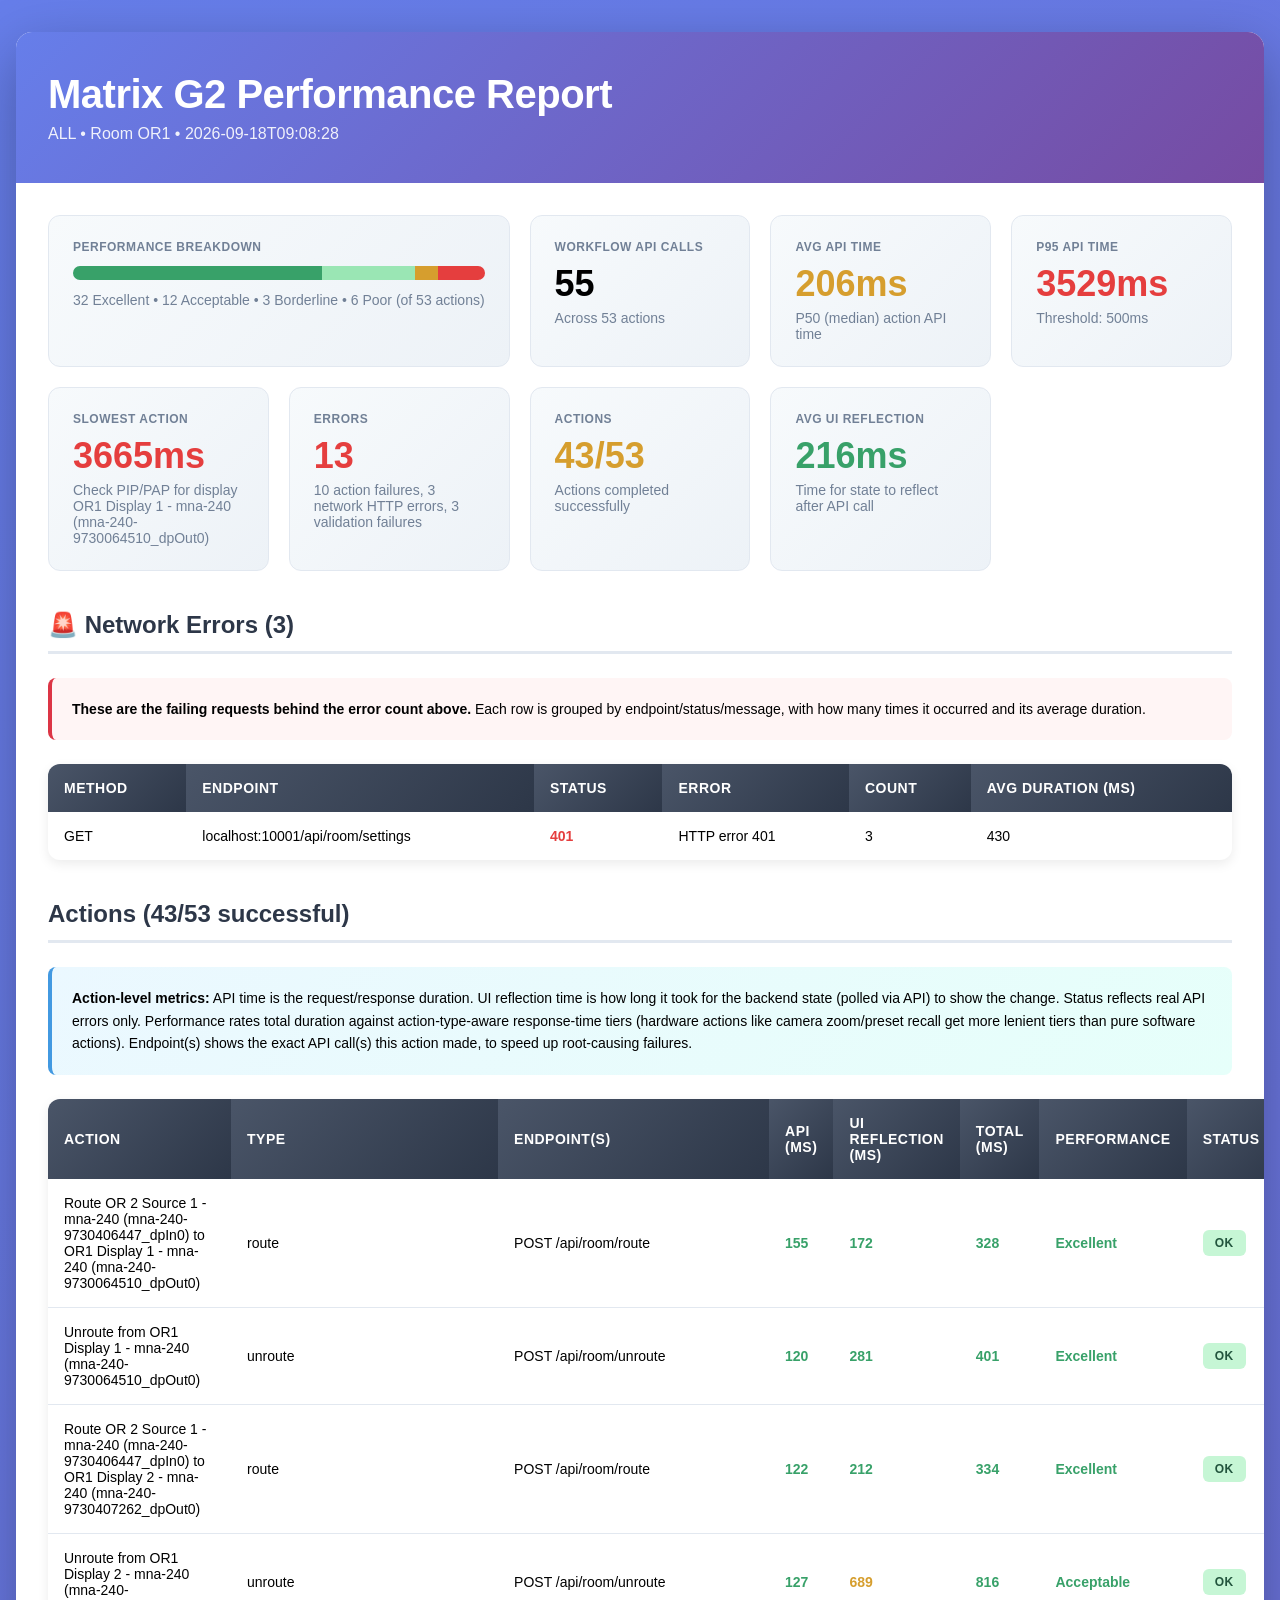
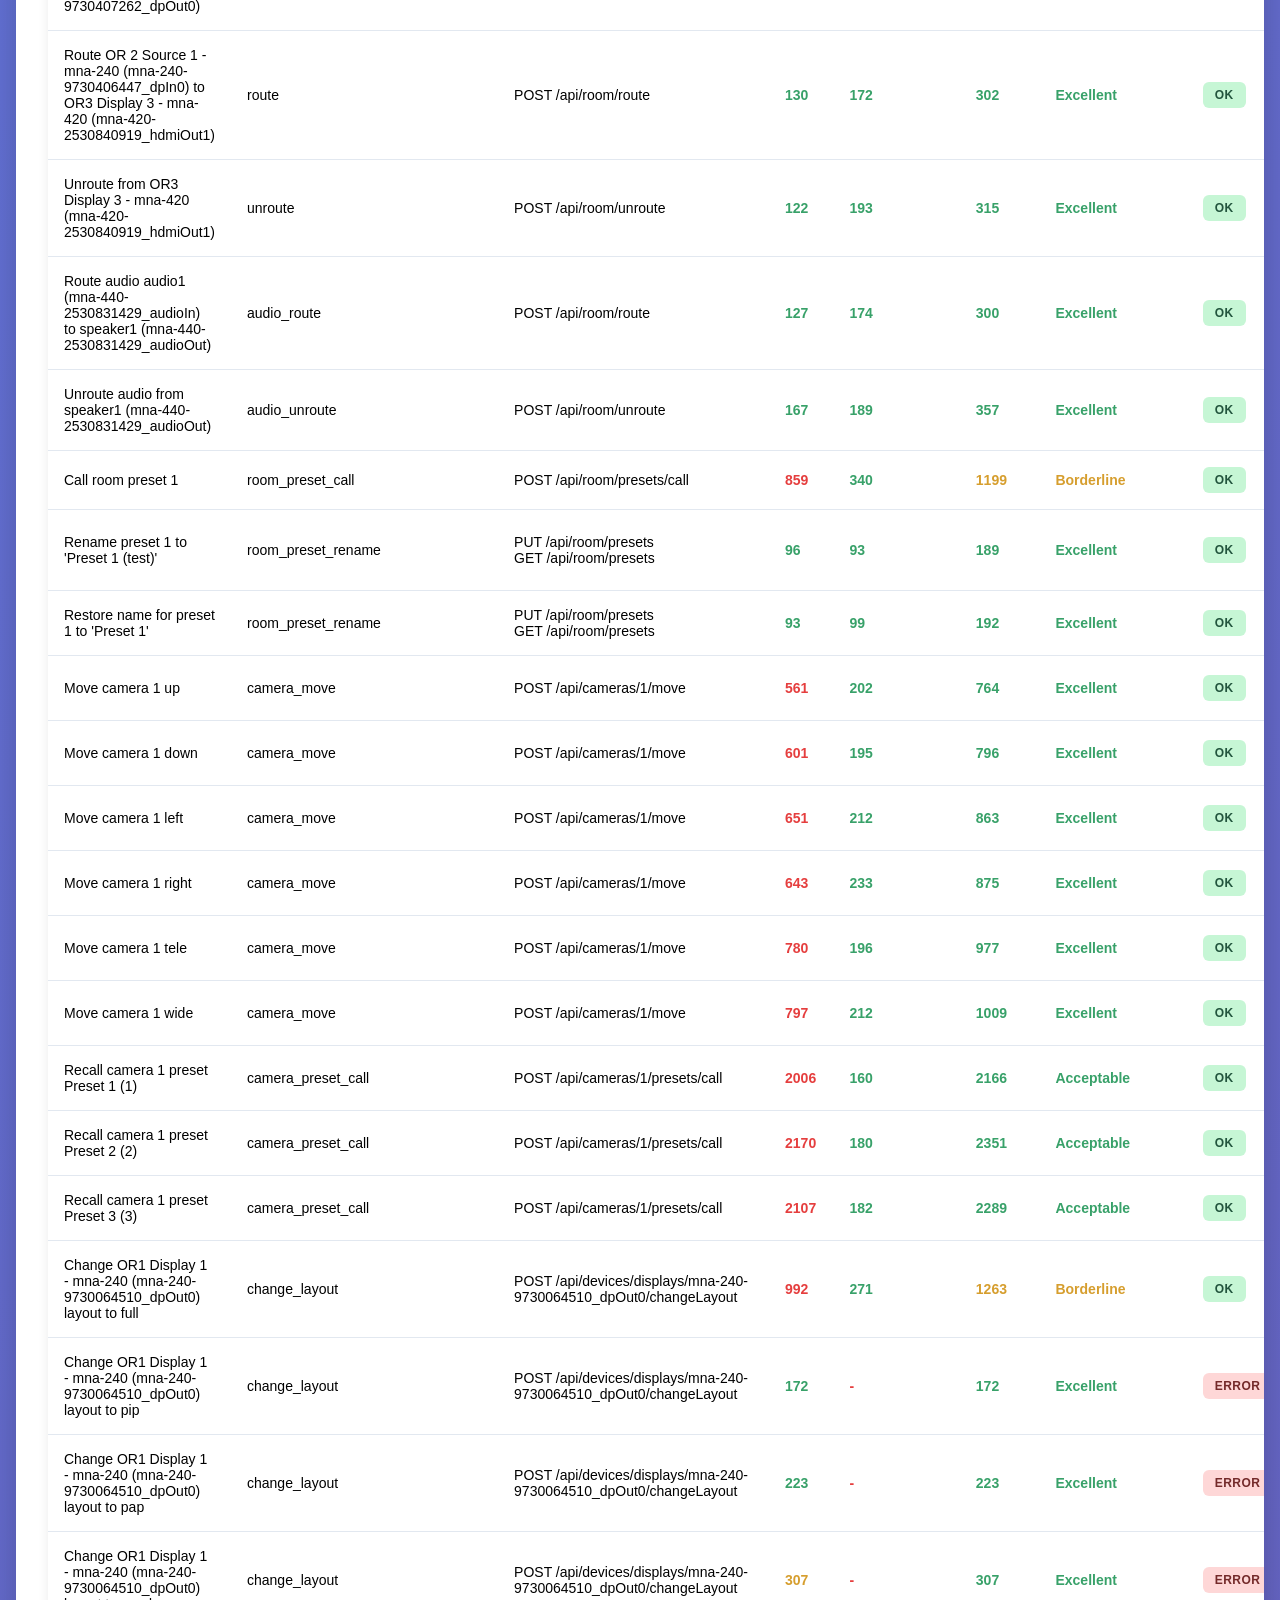
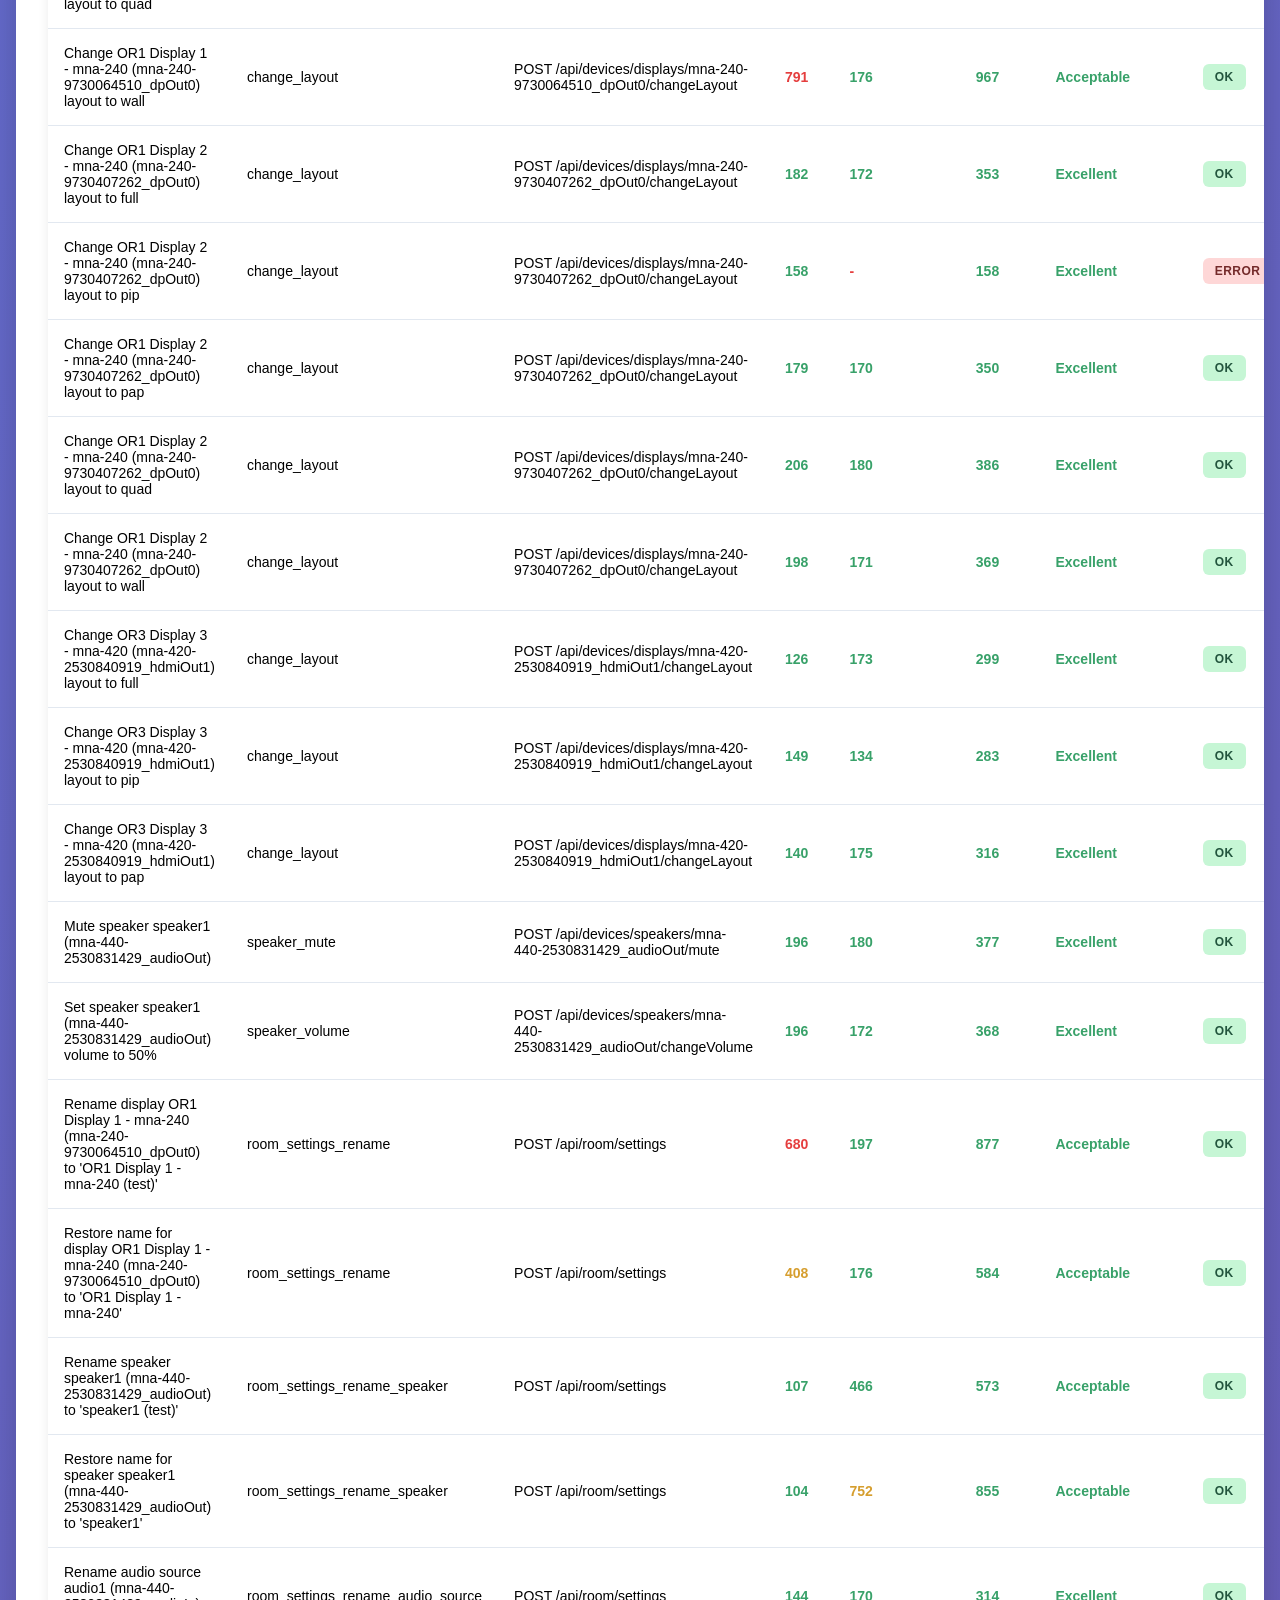
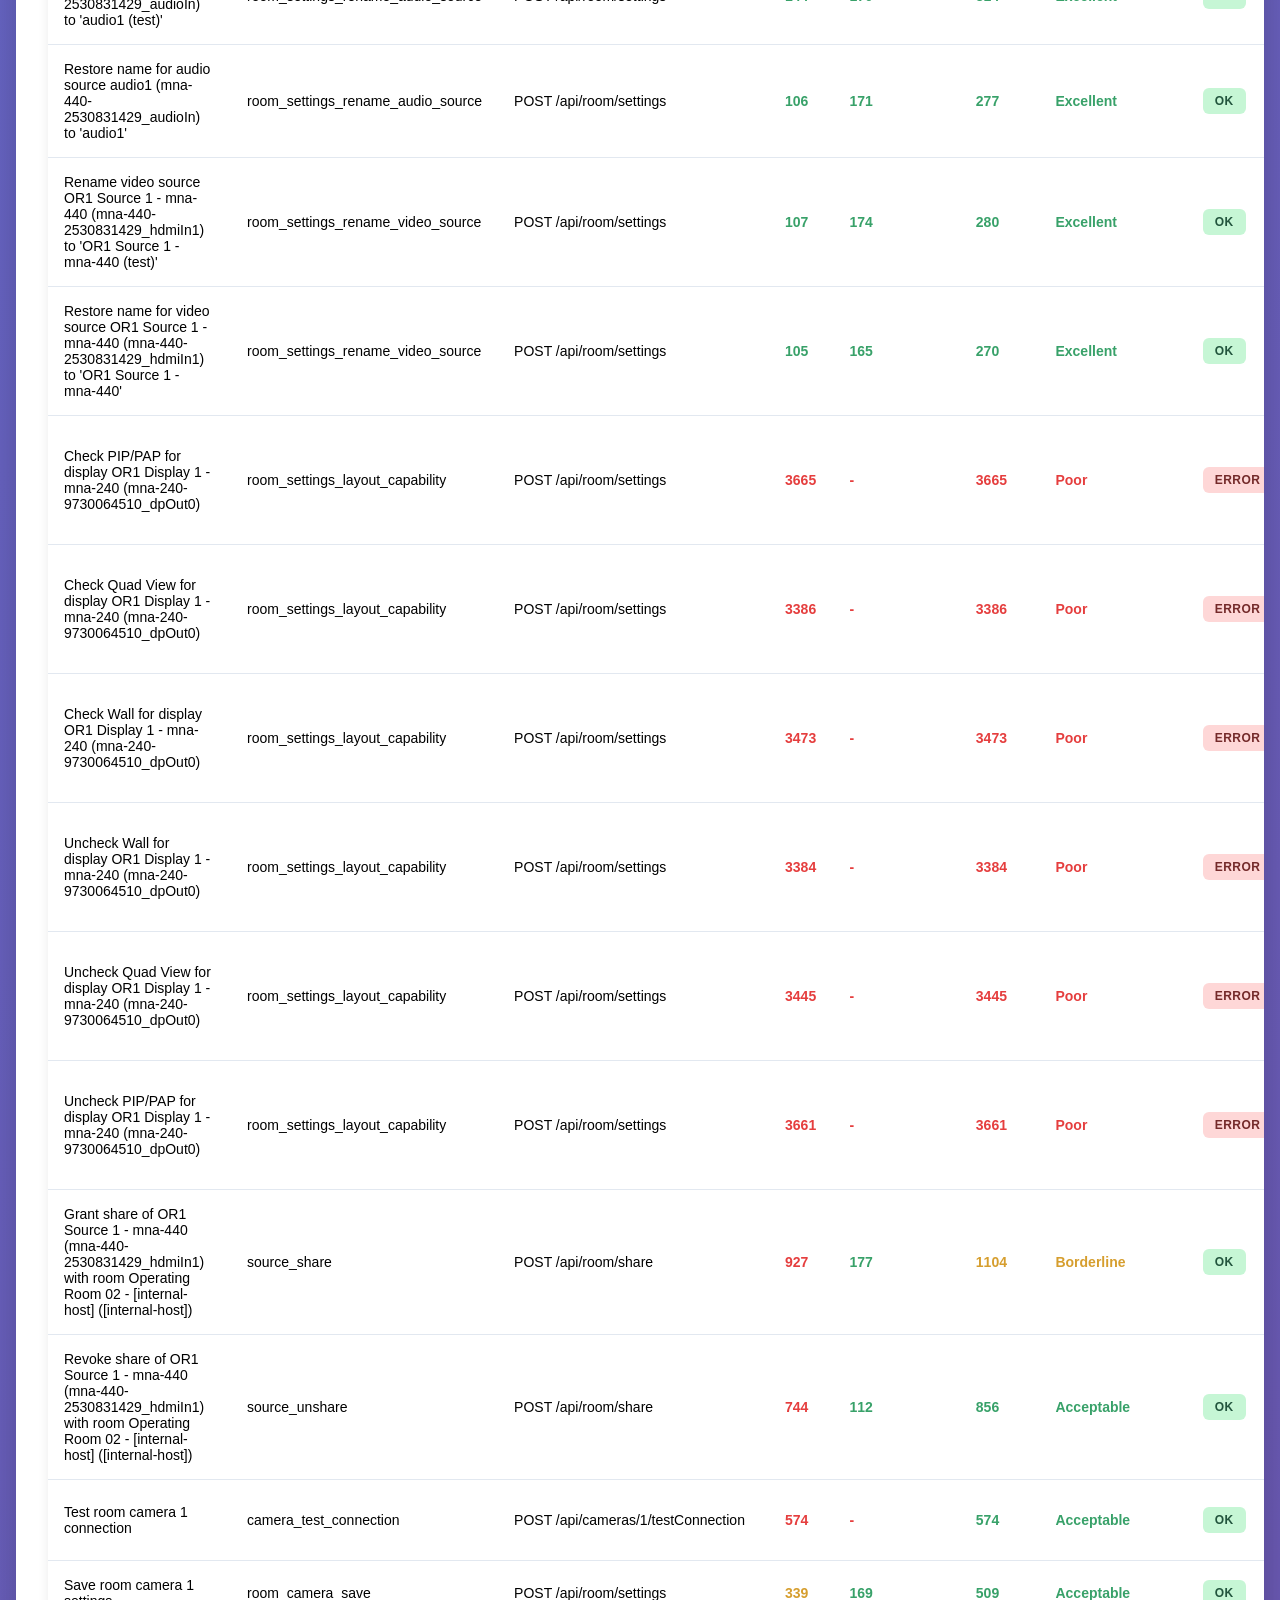
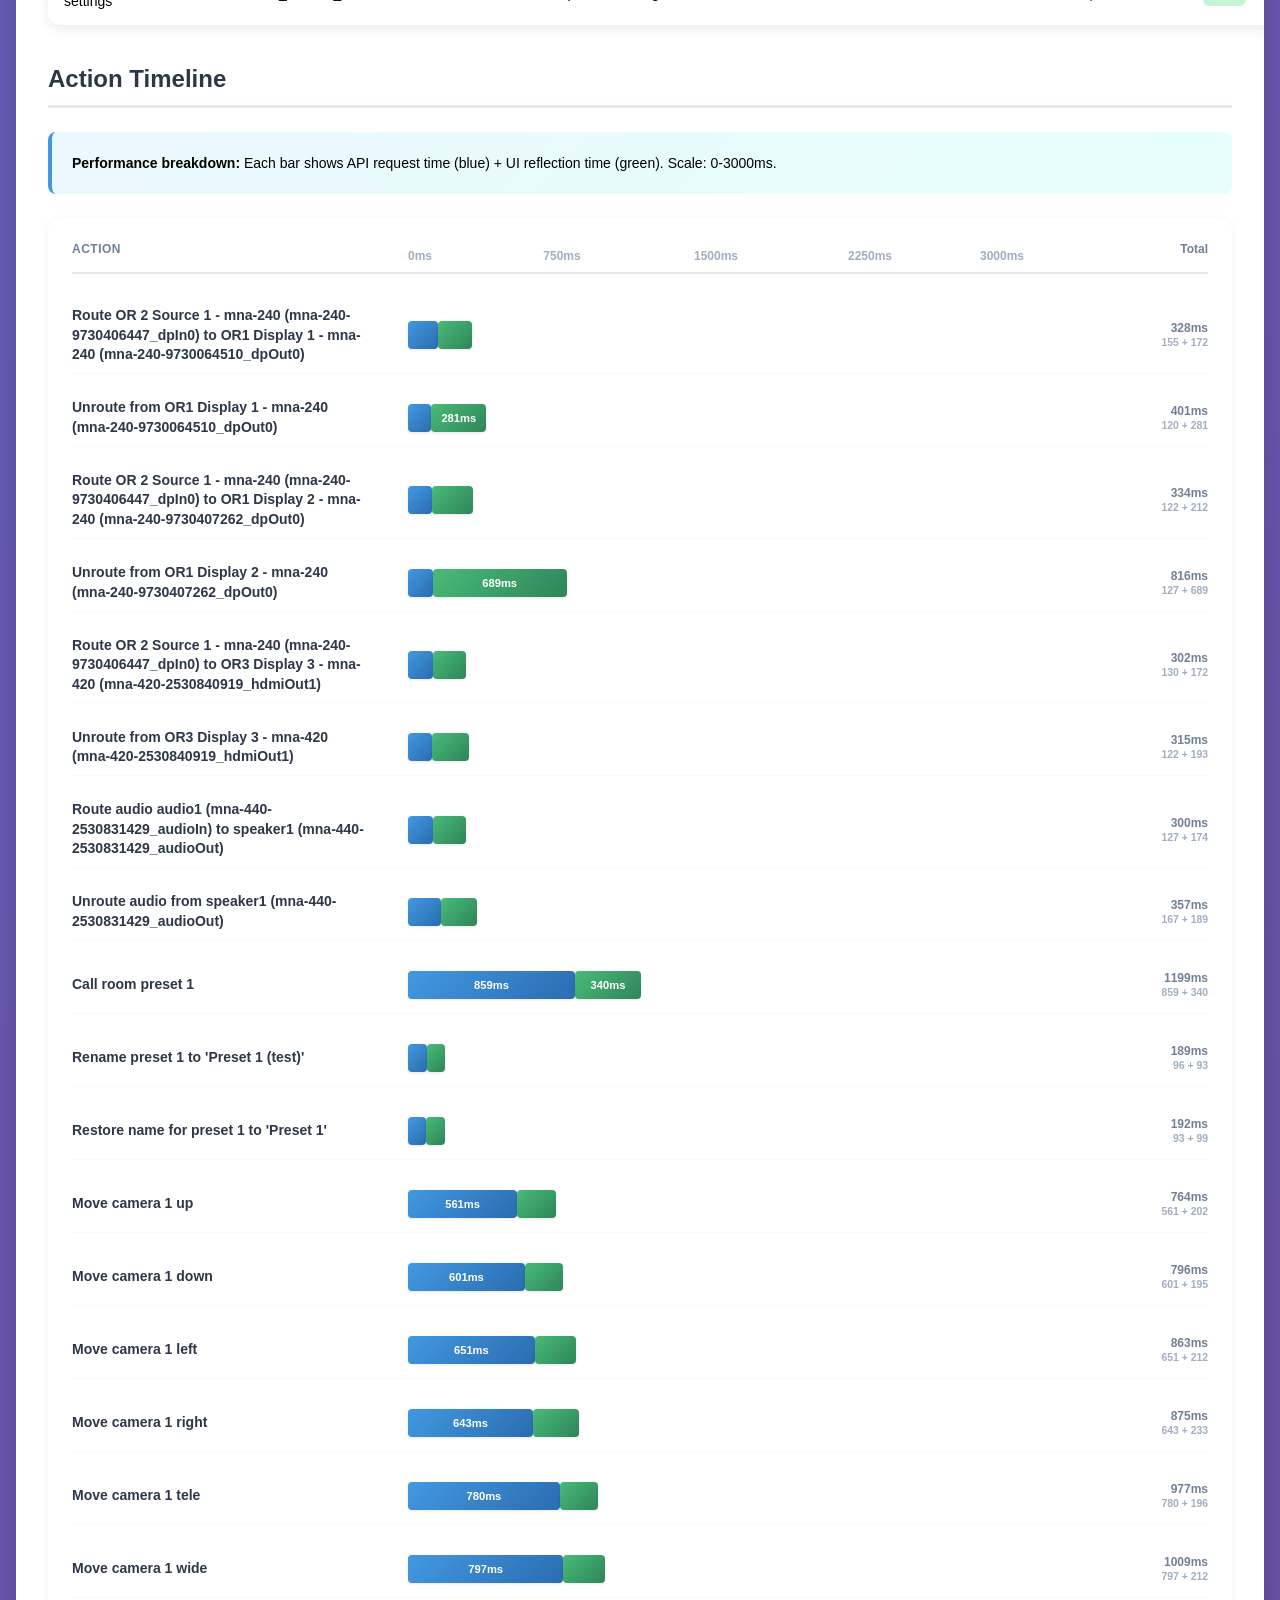
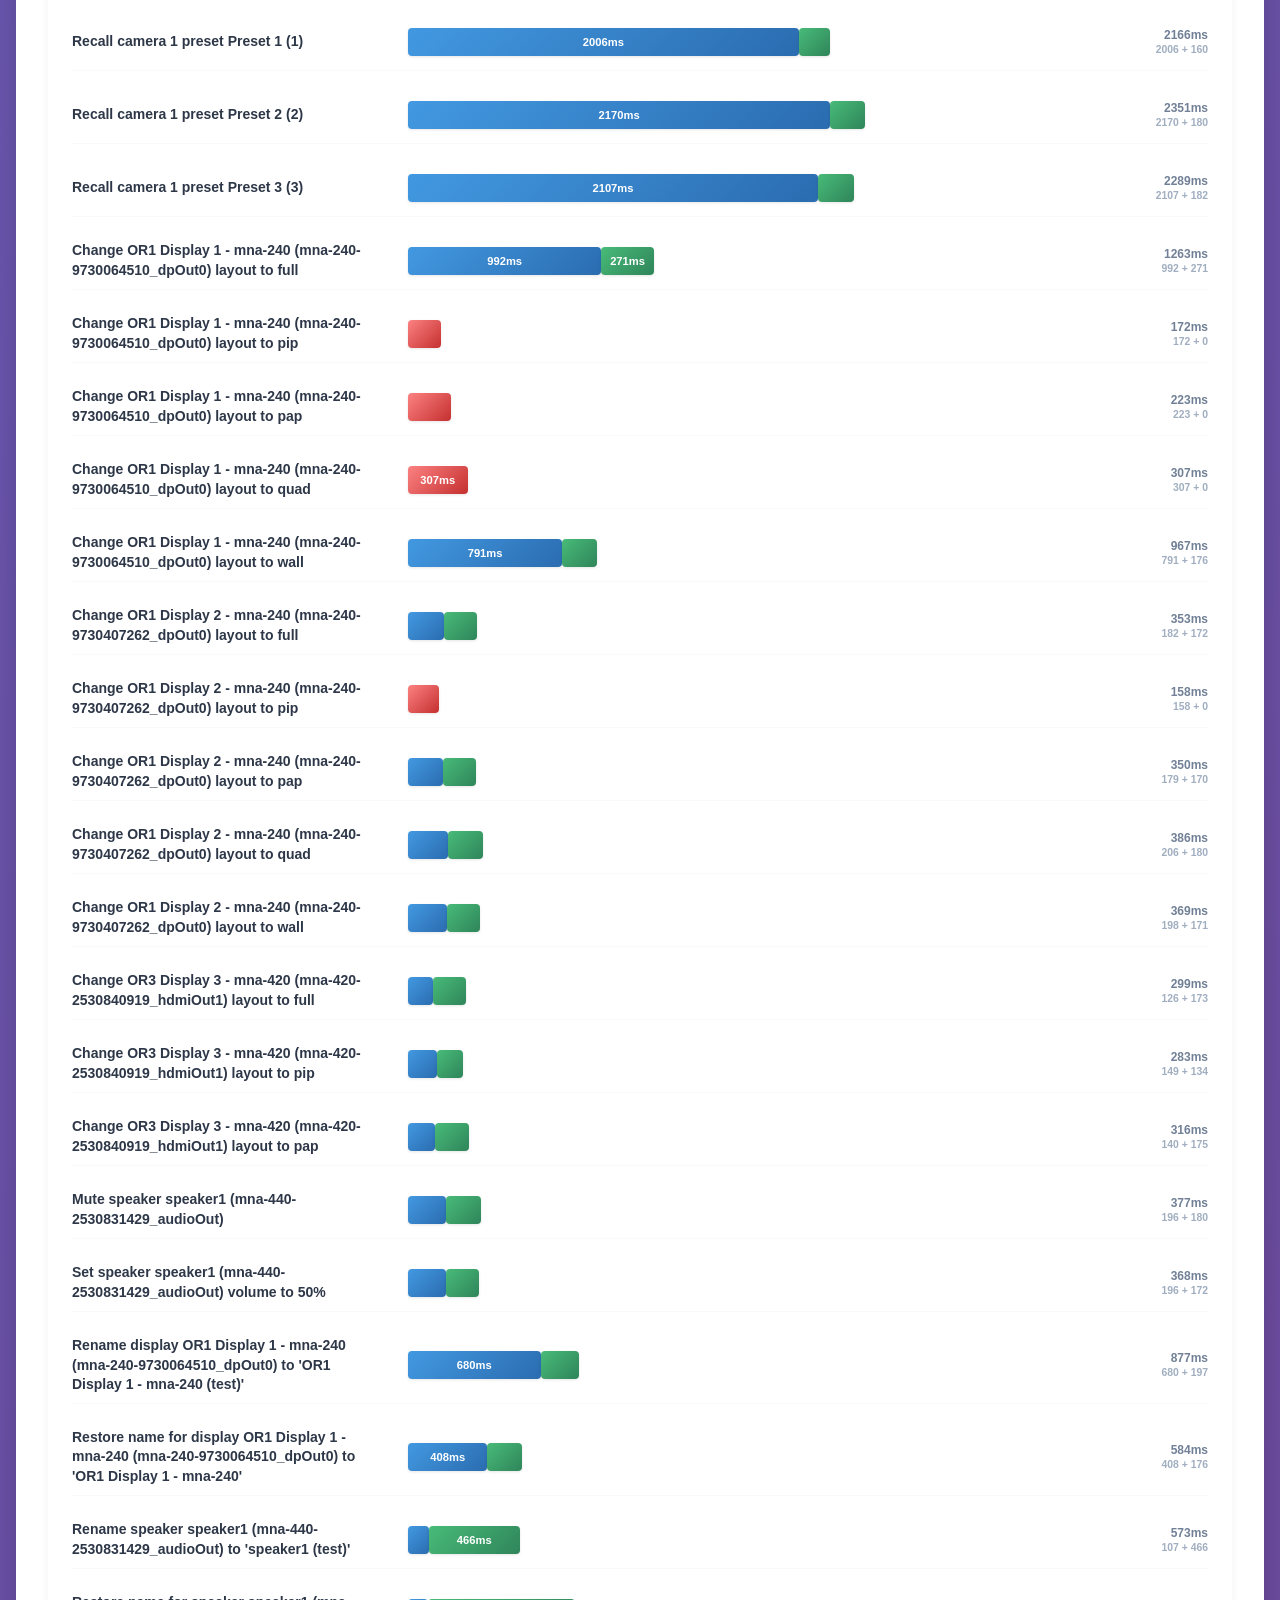
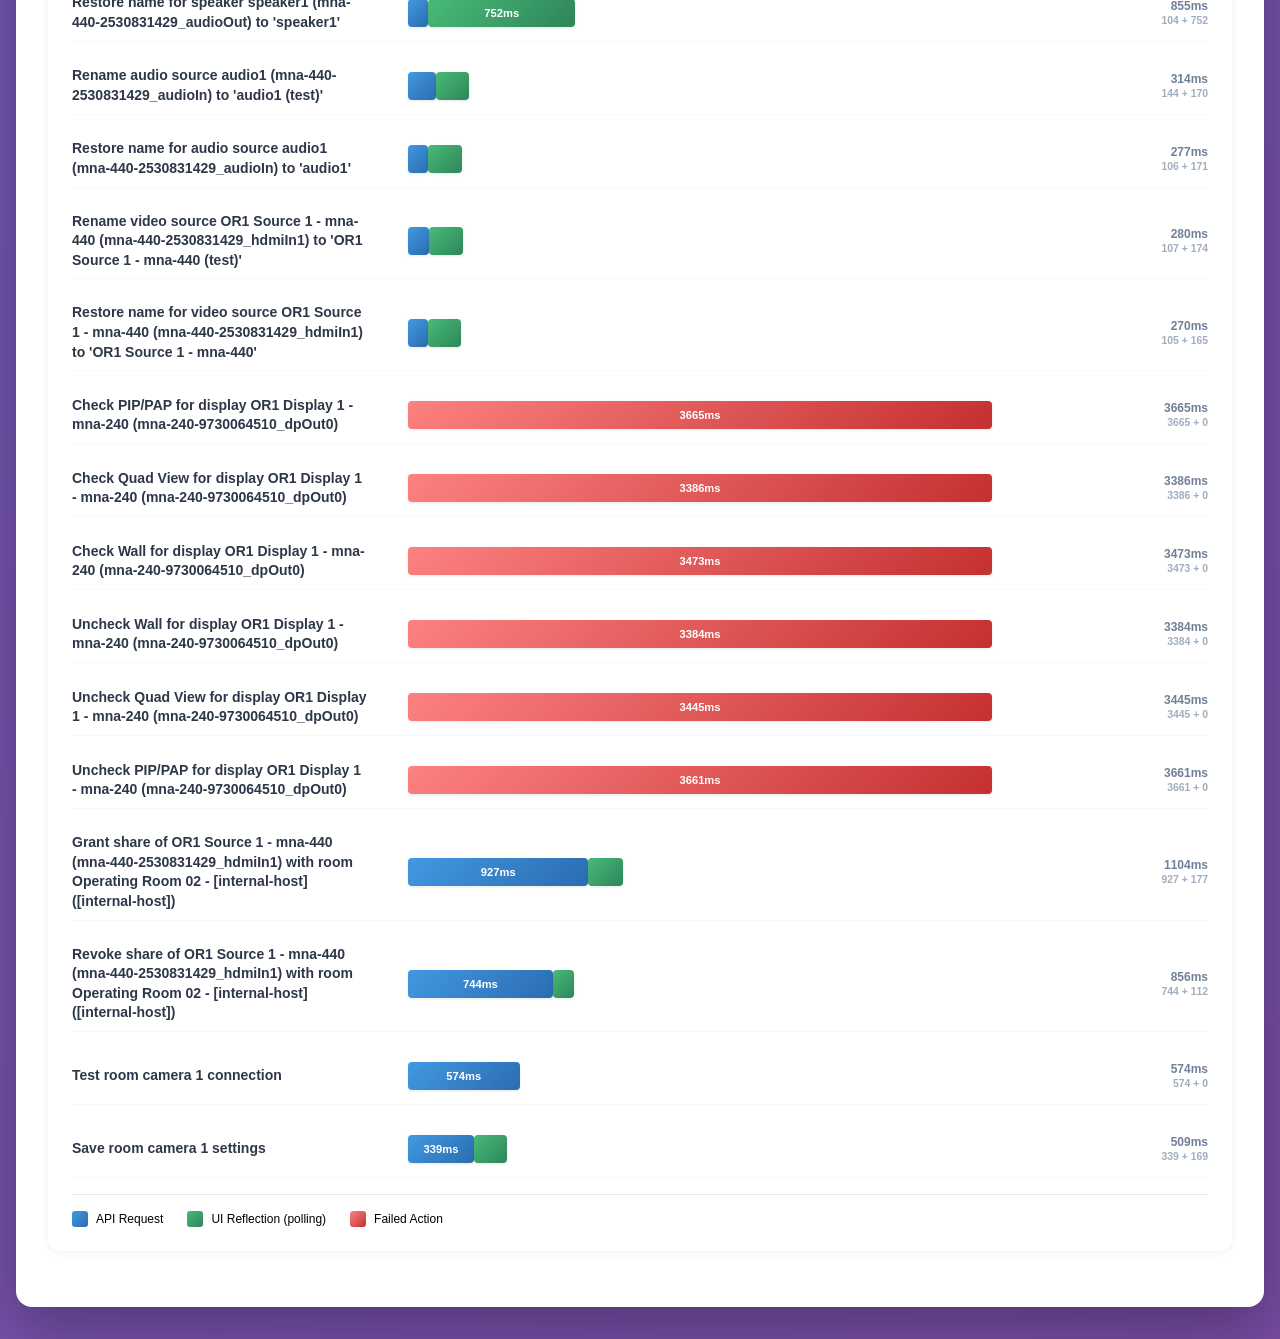
<file: reports/all_OR1_2026-09-18_09-06-38/report.html>
<!DOCTYPE html>
<html lang="en">
<head>
    <meta charset="UTF-8">
    <meta name="viewport" content="width=device-width, initial-scale=1.0">
    <title>Matrix G2 Performance Report</title>
    <style>
        * { margin: 0; padding: 0; box-sizing: border-box; }
        body { font-family: 'Inter', -apple-system, BlinkMacSystemFont, 'Segoe UI', Arial, sans-serif; background: linear-gradient(135deg, #667eea 0%, #764ba2 100%); min-height: 100vh; padding: 2rem 1rem; }
        .container { max-width: 1400px; margin: 0 auto; background: #ffffff; border-radius: 16px; box-shadow: 0 20px 60px rgba(0,0,0,0.3); overflow: hidden; }
        .header { background: linear-gradient(135deg, #667eea 0%, #764ba2 100%); color: #fff; padding: 2.5rem 2rem; }
        .header h1 { font-size: 2.5rem; font-weight: 700; margin-bottom: 0.5rem; letter-spacing: -0.5px; }
        .header .meta { font-size: 1rem; opacity: 0.9; font-weight: 500; }
        .content { padding: 2rem; }
        h2 { color: #2d3748; font-size: 1.5rem; font-weight: 700; margin: 2.5rem 0 1.5rem 0; padding-bottom: 0.75rem; border-bottom: 3px solid #e2e8f0; }
        .summary-grid { display: grid; grid-template-columns: repeat(auto-fit, minmax(200px, 1fr)); gap: 1.25rem; margin-bottom: 2.5rem; }
        .summary-card { background: linear-gradient(135deg, #f7fafc 0%, #edf2f7 100%); padding: 1.5rem; border-radius: 12px; border: 1px solid #e2e8f0; transition: transform 0.2s, box-shadow 0.2s; }
        .summary-card:hover { transform: translateY(-2px); box-shadow: 0 8px 16px rgba(0,0,0,0.1); }
        .summary-card.wide { grid-column: span 2; }
        .summary-card h3 { font-size: 0.75rem; color: #718096; text-transform: uppercase; letter-spacing: 0.5px; font-weight: 700; margin-bottom: 0.75rem; }
        .summary-card .value { font-size: 2.25rem; font-weight: 800; line-height: 1; margin-bottom: 0.5rem; }
        .summary-card .subtext { font-size: 0.875rem; color: #718096; }
        .perf-breakdown-bar { display: flex; height: 14px; border-radius: 7px; overflow: hidden; margin: 0.5rem 0 0.75rem 0; background: #edf2f7; }
        .perf-breakdown-bar span { height: 100%; }
        .perf-excellent { background: #38a169; }
        .perf-acceptable { background: #9ae6b4; }
        .perf-borderline { background: #d69e2e; }
        .perf-poor { background: #e53e3e; }
        .status-pass { color: #38a169; }
        .status-fail { color: #e53e3e; }
        .status-warn { color: #d69e2e; }
        table { width: 100%; border-collapse: separate; border-spacing: 0; background: #fff; border-radius: 12px; overflow: hidden; box-shadow: 0 4px 12px rgba(0,0,0,0.08); margin-bottom: 2rem; }
        th { background: linear-gradient(135deg, #4a5568 0%, #2d3748 100%); color: #fff; padding: 1rem; text-align: left; font-size: 0.875rem; font-weight: 700; text-transform: uppercase; letter-spacing: 0.5px; }
        td { padding: 1rem; font-size: 0.875rem; border-bottom: 1px solid #e2e8f0; word-wrap: break-word; overflow-wrap: break-word; max-width: 320px; }
        tr:last-child td { border-bottom: none; }
        tr:hover { background: #f7fafc; }
        .metric-good { color: #38a169; font-weight: 700; }
        .metric-warn { color: #d69e2e; font-weight: 700; }
        .metric-bad { color: #e53e3e; font-weight: 700; }
        .badge { display: inline-block; padding: 0.375rem 0.75rem; border-radius: 6px; font-size: 0.75rem; font-weight: 700; text-transform: uppercase; letter-spacing: 0.5px; }
        .badge-success { background: #c6f6d5; color: #22543d; }
        .badge-danger { background: #fed7d7; color: #742a2a; }
        .section-note { background: linear-gradient(135deg, #ebf8ff 0%, #e6fffa 100%); padding: 1.25rem; border-radius: 8px; margin-bottom: 1.5rem; border-left: 4px solid #4299e1; font-size: 0.875rem; line-height: 1.6; }
        .timeline { margin: 1.5rem 0; background: #fff; padding: 1.5rem; border-radius: 12px; box-shadow: 0 2px 8px rgba(0,0,0,0.06); }
        .timeline-header { display: flex; align-items: center; margin-bottom: 1.5rem; padding-bottom: 1rem; border-bottom: 2px solid #e2e8f0; }
        .timeline-header-label { width: 320px; font-size: 0.75rem; font-weight: 700; color: #718096; text-transform: uppercase; letter-spacing: 0.5px; }
        .timeline-header-scale { flex: 1; display: flex; font-size: 0.75rem; color: #a0aec0; font-weight: 600; padding: 0 1rem; position: relative; }
        .timeline-header-scale span { position: absolute; transform: translateX(-50%); }
        .timeline-header-scale span:nth-child(1) { left: 1rem; transform: translateX(0); }
        .timeline-header-scale span:nth-child(2) { left: calc(1rem + 25%); }
        .timeline-header-scale span:nth-child(3) { left: calc(1rem + 50%); }
        .timeline-header-scale span:nth-child(4) { left: calc(1rem + 75%); }
        .timeline-header-scale span:nth-child(5) { left: calc(1rem + 100%); transform: translateX(-100%); }
        .timeline-row { display: flex; align-items: center; margin-bottom: 1rem; padding: 0.5rem 0; border-bottom: 1px solid #f7fafc; }
        .timeline-row:last-child { border-bottom: none; }
        .timeline-row:hover { background: #f7fafc; margin: 0 -1rem 1rem -1rem; padding: 0.5rem 1rem; border-radius: 6px; }
        .timeline-label { width: 320px; font-size: 0.875rem; font-weight: 600; color: #2d3748; padding-right: 1.5rem; line-height: 1.4; }
        .timeline-track { flex: 1; position: relative; height: 40px; display: flex; align-items: center; padding: 0 1rem; }
        .timeline-bars { position: relative; width: 100%; height: 28px; display: flex; }
        .timeline-bar { height: 28px; display: flex; align-items: center; justify-content: center; font-size: 0.7rem; font-weight: 700; color: #fff; border-radius: 4px; box-shadow: 0 1px 3px rgba(0,0,0,0.1); transition: transform 0.2s, box-shadow 0.2s; }
        .timeline-bar:hover { transform: translateY(-1px); box-shadow: 0 2px 6px rgba(0,0,0,0.15); }
        .timeline-bar-text { white-space: nowrap; overflow: hidden; text-overflow: ellipsis; padding: 0 6px; }
        .timeline-times { min-width: 200px; font-size: 0.75rem; color: #718096; padding-left: 1.5rem; font-weight: 600; text-align: right; }
        .bar-api { background: linear-gradient(135deg, #4299e1 0%, #2b6cb0 100%); }
        .bar-ui { background: linear-gradient(135deg, #48bb78 0%, #2f855a 100%); }
        .bar-api-violation { background: linear-gradient(135deg, #fc8181 0%, #c53030 100%); }
        .timeline-legend { display: flex; gap: 1.5rem; margin-top: 1rem; padding-top: 1rem; border-top: 1px solid #e2e8f0; font-size: 0.75rem; }
        .timeline-legend-item { display: flex; align-items: center; gap: 0.5rem; }
        .timeline-legend-box { width: 16px; height: 16px; border-radius: 3px; }
    </style>
</head>
<body>
    <div class="container">
        <div class="header">
            <h1>Matrix G2 Performance Report</h1>
            <div class="meta">ALL • Room OR1 • 2026-09-18T09:08:28</div>
        </div>
        <div class="content">
    
    <div class="summary-grid">
        <div class="summary-card wide">
            <h3>Performance Breakdown</h3>
            <div class="perf-breakdown-bar">
                <span class="perf-excellent" style="width: 60.4%;" title="Excellent: 32"></span>
                <span class="perf-acceptable" style="width: 22.6%;" title="Acceptable: 12"></span>
                <span class="perf-borderline" style="width: 5.7%;" title="Borderline: 3"></span>
                <span class="perf-poor" style="width: 11.3%;" title="Poor: 6"></span>
            </div>
            <div class="subtext">32 Excellent • 12 Acceptable • 3 Borderline • 6 Poor (of 53 actions)</div>
        </div>
        
        <div class="summary-card">
            <h3>Workflow API Calls</h3>
            <div class="value">55</div>
            <div class="subtext">Across 53 actions</div>
        </div>
        
        <div class="summary-card">
            <h3>Avg API Time</h3>
            <div class="value metric-warn">
                206ms
            </div>
            <div class="subtext">P50 (median) action API time</div>
        </div>
        
        <div class="summary-card">
            <h3>P95 API Time</h3>
            <div class="value metric-bad">
                3529ms
            </div>
            <div class="subtext">Threshold: 500ms</div>
        </div>
        
        <div class="summary-card">
            <h3>Slowest Action</h3>
            <div class="value metric-bad">
                3665ms
            </div>
            <div class="subtext">Check PIP/PAP for display OR1 Display 1 - mna-240 (mna-240-9730064510_dpOut0)</div>
        </div>
        
        <div class="summary-card">
            <h3>Errors</h3>
            <div class="value status-fail">
                13
            </div>
            <div class="subtext">10 action failures, 3 network HTTP errors, 3 validation failures</div>
        </div>
        
        <div class="summary-card">
            <h3>Actions</h3>
            <div class="value status-warn">
                43/53
            </div>
            <div class="subtext">Actions completed successfully</div>
        </div>
        
        <div class="summary-card">
            <h3>Avg UI Reflection</h3>
            <div class="value metric-good">
                216ms
            </div>
            <div class="subtext">Time for state to reflect after API call</div>
        </div>
    </div>

    
    <h2>🚨 Network Errors (3)</h2>
    <div class="section-note" style="border-left-color: #dc3545; background: #fff5f5;">
        <strong>These are the failing requests behind the error count above.</strong> Each row is grouped by
        endpoint/status/message, with how many times it occurred and its average duration.
    </div>
    <table>
        <tr><th>Method</th><th>Endpoint</th><th>Status</th><th>Error</th><th>Count</th><th>Avg Duration (ms)</th></tr>
        <tr><td>GET</td><td>localhost:10001/api/room/settings</td><td class='metric-bad'>401</td><td>HTTP error 401</td><td>3</td><td>430</td></tr>
    </table>
        
    
    <h2>Actions (43/53 successful)</h2>
    <div class="section-note">
        <strong>Action-level metrics:</strong> API time is the request/response duration. UI reflection time is how long it took for the backend state (polled via API) to show the change. Status reflects real API errors only. Performance rates total duration against action-type-aware response-time tiers (hardware actions like camera zoom/preset recall get more lenient tiers than pure software actions). Endpoint(s) shows the exact API call(s) this action made, to speed up root-causing failures.
    </div>
    <table>
        <tr><th>Action</th><th>Type</th><th>Endpoint(s)</th><th>API (ms)</th><th>UI Reflection (ms)</th><th>Total (ms)</th><th>Performance</th><th>Status</th><th>Details</th><th>Error</th></tr>
        <tr><td>Route OR 2 Source 1 - mna-240 (mna-240-9730406447_dpIn0) to OR1 Display 1 - mna-240 (mna-240-9730064510_dpOut0)</td><td>route</td><td>POST /api/room/route</td><td class='metric-good'>155</td><td class='metric-good'>172</td><td class='metric-good'>328</td><td class='metric-good'>Excellent</td><td><span class='badge badge-success'>OK</span></td><td>source_id: mna-240-9730406447_dpIn0<br>display_id: mna-240-9730064510_dpOut0<br>slot: 1</td><td></td></tr><tr><td>Unroute from OR1 Display 1 - mna-240 (mna-240-9730064510_dpOut0)</td><td>unroute</td><td>POST /api/room/unroute</td><td class='metric-good'>120</td><td class='metric-good'>281</td><td class='metric-good'>401</td><td class='metric-good'>Excellent</td><td><span class='badge badge-success'>OK</span></td><td>display_id: mna-240-9730064510_dpOut0<br>slot: 1</td><td></td></tr><tr><td>Route OR 2 Source 1 - mna-240 (mna-240-9730406447_dpIn0) to OR1 Display 2 - mna-240 (mna-240-9730407262_dpOut0)</td><td>route</td><td>POST /api/room/route</td><td class='metric-good'>122</td><td class='metric-good'>212</td><td class='metric-good'>334</td><td class='metric-good'>Excellent</td><td><span class='badge badge-success'>OK</span></td><td>source_id: mna-240-9730406447_dpIn0<br>display_id: mna-240-9730407262_dpOut0<br>slot: 1</td><td></td></tr><tr><td>Unroute from OR1 Display 2 - mna-240 (mna-240-9730407262_dpOut0)</td><td>unroute</td><td>POST /api/room/unroute</td><td class='metric-good'>127</td><td class='metric-warn'>689</td><td class='metric-good'>816</td><td class='metric-good'>Acceptable</td><td><span class='badge badge-success'>OK</span></td><td>display_id: mna-240-9730407262_dpOut0<br>slot: 1</td><td></td></tr><tr><td>Route OR 2 Source 1 - mna-240 (mna-240-9730406447_dpIn0) to OR3 Display 3 - mna-420 (mna-420-2530840919_hdmiOut1)</td><td>route</td><td>POST /api/room/route</td><td class='metric-good'>130</td><td class='metric-good'>172</td><td class='metric-good'>302</td><td class='metric-good'>Excellent</td><td><span class='badge badge-success'>OK</span></td><td>source_id: mna-240-9730406447_dpIn0<br>display_id: mna-420-2530840919_hdmiOut1<br>slot: 1</td><td></td></tr><tr><td>Unroute from OR3 Display 3 - mna-420 (mna-420-2530840919_hdmiOut1)</td><td>unroute</td><td>POST /api/room/unroute</td><td class='metric-good'>122</td><td class='metric-good'>193</td><td class='metric-good'>315</td><td class='metric-good'>Excellent</td><td><span class='badge badge-success'>OK</span></td><td>display_id: mna-420-2530840919_hdmiOut1<br>slot: 1</td><td></td></tr><tr><td>Route audio audio1 (mna-440-2530831429_audioIn) to speaker1 (mna-440-2530831429_audioOut)</td><td>audio_route</td><td>POST /api/room/route</td><td class='metric-good'>127</td><td class='metric-good'>174</td><td class='metric-good'>300</td><td class='metric-good'>Excellent</td><td><span class='badge badge-success'>OK</span></td><td>source_id: mna-440-2530831429_audioIn<br>speaker_id: mna-440-2530831429_audioOut<br>slot: 1</td><td></td></tr><tr><td>Unroute audio from speaker1 (mna-440-2530831429_audioOut)</td><td>audio_unroute</td><td>POST /api/room/unroute</td><td class='metric-good'>167</td><td class='metric-good'>189</td><td class='metric-good'>357</td><td class='metric-good'>Excellent</td><td><span class='badge badge-success'>OK</span></td><td>speaker_id: mna-440-2530831429_audioOut<br>slot: 1</td><td></td></tr><tr><td>Call room preset 1</td><td>room_preset_call</td><td>POST /api/room/presets/call</td><td class='metric-bad'>859</td><td class='metric-good'>340</td><td class='metric-warn'>1199</td><td class='metric-warn'>Borderline</td><td><span class='badge badge-success'>OK</span></td><td>preset_index: 1</td><td></td></tr><tr><td>Rename preset 1 to 'Preset 1 (test)'</td><td>room_preset_rename</td><td>PUT /api/room/presets<br>GET /api/room/presets</td><td class='metric-good'>96</td><td class='metric-good'>93</td><td class='metric-good'>189</td><td class='metric-good'>Excellent</td><td><span class='badge badge-success'>OK</span></td><td>preset_index: 1<br>target_name: Preset 1 (test)</td><td></td></tr><tr><td>Restore name for preset 1 to 'Preset 1'</td><td>room_preset_rename</td><td>PUT /api/room/presets<br>GET /api/room/presets</td><td class='metric-good'>93</td><td class='metric-good'>99</td><td class='metric-good'>192</td><td class='metric-good'>Excellent</td><td><span class='badge badge-success'>OK</span></td><td>preset_index: 1<br>target_name: Preset 1</td><td></td></tr><tr><td>Move camera 1 up</td><td>camera_move</td><td>POST /api/cameras/1/move</td><td class='metric-bad'>561</td><td class='metric-good'>202</td><td class='metric-good'>764</td><td class='metric-good'>Excellent</td><td><span class='badge badge-success'>OK</span></td><td>camera_id: 1<br>direction: up</td><td></td></tr><tr><td>Move camera 1 down</td><td>camera_move</td><td>POST /api/cameras/1/move</td><td class='metric-bad'>601</td><td class='metric-good'>195</td><td class='metric-good'>796</td><td class='metric-good'>Excellent</td><td><span class='badge badge-success'>OK</span></td><td>camera_id: 1<br>direction: down</td><td></td></tr><tr><td>Move camera 1 left</td><td>camera_move</td><td>POST /api/cameras/1/move</td><td class='metric-bad'>651</td><td class='metric-good'>212</td><td class='metric-good'>863</td><td class='metric-good'>Excellent</td><td><span class='badge badge-success'>OK</span></td><td>camera_id: 1<br>direction: left</td><td></td></tr><tr><td>Move camera 1 right</td><td>camera_move</td><td>POST /api/cameras/1/move</td><td class='metric-bad'>643</td><td class='metric-good'>233</td><td class='metric-good'>875</td><td class='metric-good'>Excellent</td><td><span class='badge badge-success'>OK</span></td><td>camera_id: 1<br>direction: right</td><td></td></tr><tr><td>Move camera 1 tele</td><td>camera_move</td><td>POST /api/cameras/1/move</td><td class='metric-bad'>780</td><td class='metric-good'>196</td><td class='metric-good'>977</td><td class='metric-good'>Excellent</td><td><span class='badge badge-success'>OK</span></td><td>camera_id: 1<br>direction: tele</td><td></td></tr><tr><td>Move camera 1 wide</td><td>camera_move</td><td>POST /api/cameras/1/move</td><td class='metric-bad'>797</td><td class='metric-good'>212</td><td class='metric-good'>1009</td><td class='metric-good'>Excellent</td><td><span class='badge badge-success'>OK</span></td><td>camera_id: 1<br>direction: wide</td><td></td></tr><tr><td>Recall camera 1 preset Preset 1 (1)</td><td>camera_preset_call</td><td>POST /api/cameras/1/presets/call</td><td class='metric-bad'>2006</td><td class='metric-good'>160</td><td class='metric-good'>2166</td><td class='metric-good'>Acceptable</td><td><span class='badge badge-success'>OK</span></td><td>camera_id: 1<br>preset_id: 1</td><td></td></tr><tr><td>Recall camera 1 preset Preset 2 (2)</td><td>camera_preset_call</td><td>POST /api/cameras/1/presets/call</td><td class='metric-bad'>2170</td><td class='metric-good'>180</td><td class='metric-good'>2351</td><td class='metric-good'>Acceptable</td><td><span class='badge badge-success'>OK</span></td><td>camera_id: 1<br>preset_id: 2</td><td></td></tr><tr><td>Recall camera 1 preset Preset 3 (3)</td><td>camera_preset_call</td><td>POST /api/cameras/1/presets/call</td><td class='metric-bad'>2107</td><td class='metric-good'>182</td><td class='metric-good'>2289</td><td class='metric-good'>Acceptable</td><td><span class='badge badge-success'>OK</span></td><td>camera_id: 1<br>preset_id: 3</td><td></td></tr><tr><td>Change OR1 Display 1 - mna-240 (mna-240-9730064510_dpOut0) layout to full</td><td>change_layout</td><td>POST /api/devices/displays/mna-240-9730064510_dpOut0/changeLayout</td><td class='metric-bad'>992</td><td class='metric-good'>271</td><td class='metric-warn'>1263</td><td class='metric-warn'>Borderline</td><td><span class='badge badge-success'>OK</span></td><td>display_id: mna-240-9730064510_dpOut0<br>target_layout: full</td><td></td></tr><tr><td>Change OR1 Display 1 - mna-240 (mna-240-9730064510_dpOut0) layout to pip</td><td>change_layout</td><td>POST /api/devices/displays/mna-240-9730064510_dpOut0/changeLayout</td><td class='metric-good'>172</td><td class='metric-bad'>-</td><td class='metric-good'>172</td><td class='metric-good'>Excellent</td><td><span class='badge badge-danger'>ERROR</span></td><td>display_id: mna-240-9730064510_dpOut0<br>target_layout: pip</td><td>500 Server Error: Internal Server Error for url: https://[internal-host]/api/devices/displays/mna-240-9730064510_dpOut0/changeLayout</td></tr><tr><td>Change OR1 Display 1 - mna-240 (mna-240-9730064510_dpOut0) layout to pap</td><td>change_layout</td><td>POST /api/devices/displays/mna-240-9730064510_dpOut0/changeLayout</td><td class='metric-good'>223</td><td class='metric-bad'>-</td><td class='metric-good'>223</td><td class='metric-good'>Excellent</td><td><span class='badge badge-danger'>ERROR</span></td><td>display_id: mna-240-9730064510_dpOut0<br>target_layout: pap</td><td>500 Server Error: Internal Server Error for url: https://[internal-host]/api/devices/displays/mna-240-9730064510_dpOut0/changeLayout</td></tr><tr><td>Change OR1 Display 1 - mna-240 (mna-240-9730064510_dpOut0) layout to quad</td><td>change_layout</td><td>POST /api/devices/displays/mna-240-9730064510_dpOut0/changeLayout</td><td class='metric-warn'>307</td><td class='metric-bad'>-</td><td class='metric-good'>307</td><td class='metric-good'>Excellent</td><td><span class='badge badge-danger'>ERROR</span></td><td>display_id: mna-240-9730064510_dpOut0<br>target_layout: quad</td><td>500 Server Error: Internal Server Error for url: https://[internal-host]/api/devices/displays/mna-240-9730064510_dpOut0/changeLayout</td></tr><tr><td>Change OR1 Display 1 - mna-240 (mna-240-9730064510_dpOut0) layout to wall</td><td>change_layout</td><td>POST /api/devices/displays/mna-240-9730064510_dpOut0/changeLayout</td><td class='metric-bad'>791</td><td class='metric-good'>176</td><td class='metric-good'>967</td><td class='metric-good'>Acceptable</td><td><span class='badge badge-success'>OK</span></td><td>display_id: mna-240-9730064510_dpOut0<br>target_layout: wall</td><td></td></tr><tr><td>Change OR1 Display 2 - mna-240 (mna-240-9730407262_dpOut0) layout to full</td><td>change_layout</td><td>POST /api/devices/displays/mna-240-9730407262_dpOut0/changeLayout</td><td class='metric-good'>182</td><td class='metric-good'>172</td><td class='metric-good'>353</td><td class='metric-good'>Excellent</td><td><span class='badge badge-success'>OK</span></td><td>display_id: mna-240-9730407262_dpOut0<br>target_layout: full</td><td></td></tr><tr><td>Change OR1 Display 2 - mna-240 (mna-240-9730407262_dpOut0) layout to pip</td><td>change_layout</td><td>POST /api/devices/displays/mna-240-9730407262_dpOut0/changeLayout</td><td class='metric-good'>158</td><td class='metric-bad'>-</td><td class='metric-good'>158</td><td class='metric-good'>Excellent</td><td><span class='badge badge-danger'>ERROR</span></td><td>display_id: mna-240-9730407262_dpOut0<br>target_layout: pip</td><td>500 Server Error: Internal Server Error for url: https://[internal-host]/api/devices/displays/mna-240-9730407262_dpOut0/changeLayout</td></tr><tr><td>Change OR1 Display 2 - mna-240 (mna-240-9730407262_dpOut0) layout to pap</td><td>change_layout</td><td>POST /api/devices/displays/mna-240-9730407262_dpOut0/changeLayout</td><td class='metric-good'>179</td><td class='metric-good'>170</td><td class='metric-good'>350</td><td class='metric-good'>Excellent</td><td><span class='badge badge-success'>OK</span></td><td>display_id: mna-240-9730407262_dpOut0<br>target_layout: pap</td><td></td></tr><tr><td>Change OR1 Display 2 - mna-240 (mna-240-9730407262_dpOut0) layout to quad</td><td>change_layout</td><td>POST /api/devices/displays/mna-240-9730407262_dpOut0/changeLayout</td><td class='metric-good'>206</td><td class='metric-good'>180</td><td class='metric-good'>386</td><td class='metric-good'>Excellent</td><td><span class='badge badge-success'>OK</span></td><td>display_id: mna-240-9730407262_dpOut0<br>target_layout: quad</td><td></td></tr><tr><td>Change OR1 Display 2 - mna-240 (mna-240-9730407262_dpOut0) layout to wall</td><td>change_layout</td><td>POST /api/devices/displays/mna-240-9730407262_dpOut0/changeLayout</td><td class='metric-good'>198</td><td class='metric-good'>171</td><td class='metric-good'>369</td><td class='metric-good'>Excellent</td><td><span class='badge badge-success'>OK</span></td><td>display_id: mna-240-9730407262_dpOut0<br>target_layout: wall</td><td></td></tr><tr><td>Change OR3 Display 3 - mna-420 (mna-420-2530840919_hdmiOut1) layout to full</td><td>change_layout</td><td>POST /api/devices/displays/mna-420-2530840919_hdmiOut1/changeLayout</td><td class='metric-good'>126</td><td class='metric-good'>173</td><td class='metric-good'>299</td><td class='metric-good'>Excellent</td><td><span class='badge badge-success'>OK</span></td><td>display_id: mna-420-2530840919_hdmiOut1<br>target_layout: full</td><td></td></tr><tr><td>Change OR3 Display 3 - mna-420 (mna-420-2530840919_hdmiOut1) layout to pip</td><td>change_layout</td><td>POST /api/devices/displays/mna-420-2530840919_hdmiOut1/changeLayout</td><td class='metric-good'>149</td><td class='metric-good'>134</td><td class='metric-good'>283</td><td class='metric-good'>Excellent</td><td><span class='badge badge-success'>OK</span></td><td>display_id: mna-420-2530840919_hdmiOut1<br>target_layout: pip</td><td></td></tr><tr><td>Change OR3 Display 3 - mna-420 (mna-420-2530840919_hdmiOut1) layout to pap</td><td>change_layout</td><td>POST /api/devices/displays/mna-420-2530840919_hdmiOut1/changeLayout</td><td class='metric-good'>140</td><td class='metric-good'>175</td><td class='metric-good'>316</td><td class='metric-good'>Excellent</td><td><span class='badge badge-success'>OK</span></td><td>display_id: mna-420-2530840919_hdmiOut1<br>target_layout: pap</td><td></td></tr><tr><td>Mute speaker speaker1 (mna-440-2530831429_audioOut)</td><td>speaker_mute</td><td>POST /api/devices/speakers/mna-440-2530831429_audioOut/mute</td><td class='metric-good'>196</td><td class='metric-good'>180</td><td class='metric-good'>377</td><td class='metric-good'>Excellent</td><td><span class='badge badge-success'>OK</span></td><td>speaker_id: mna-440-2530831429_audioOut<br>target_mute: True</td><td></td></tr><tr><td>Set speaker speaker1 (mna-440-2530831429_audioOut) volume to 50%</td><td>speaker_volume</td><td>POST /api/devices/speakers/mna-440-2530831429_audioOut/changeVolume</td><td class='metric-good'>196</td><td class='metric-good'>172</td><td class='metric-good'>368</td><td class='metric-good'>Excellent</td><td><span class='badge badge-success'>OK</span></td><td>speaker_id: mna-440-2530831429_audioOut<br>target_volume: 50</td><td></td></tr><tr><td>Rename display OR1 Display 1 - mna-240 (mna-240-9730064510_dpOut0) to 'OR1 Display 1 - mna-240 (test)'</td><td>room_settings_rename</td><td>POST /api/room/settings</td><td class='metric-bad'>680</td><td class='metric-good'>197</td><td class='metric-good'>877</td><td class='metric-good'>Acceptable</td><td><span class='badge badge-success'>OK</span></td><td>display_id: mna-240-9730064510_dpOut0<br>target_name: OR1 Display 1 - mna-240 (test)</td><td></td></tr><tr><td>Restore name for display OR1 Display 1 - mna-240 (mna-240-9730064510_dpOut0) to 'OR1 Display 1 - mna-240'</td><td>room_settings_rename</td><td>POST /api/room/settings</td><td class='metric-warn'>408</td><td class='metric-good'>176</td><td class='metric-good'>584</td><td class='metric-good'>Acceptable</td><td><span class='badge badge-success'>OK</span></td><td>display_id: mna-240-9730064510_dpOut0<br>target_name: OR1 Display 1 - mna-240</td><td></td></tr><tr><td>Rename speaker speaker1 (mna-440-2530831429_audioOut) to 'speaker1 (test)'</td><td>room_settings_rename_speaker</td><td>POST /api/room/settings</td><td class='metric-good'>107</td><td class='metric-good'>466</td><td class='metric-good'>573</td><td class='metric-good'>Acceptable</td><td><span class='badge badge-success'>OK</span></td><td>target_name: speaker1 (test)<br>entity_id: mna-440-2530831429_audioOut</td><td></td></tr><tr><td>Restore name for speaker speaker1 (mna-440-2530831429_audioOut) to 'speaker1'</td><td>room_settings_rename_speaker</td><td>POST /api/room/settings</td><td class='metric-good'>104</td><td class='metric-warn'>752</td><td class='metric-good'>855</td><td class='metric-good'>Acceptable</td><td><span class='badge badge-success'>OK</span></td><td>target_name: speaker1<br>entity_id: mna-440-2530831429_audioOut</td><td></td></tr><tr><td>Rename audio source audio1 (mna-440-2530831429_audioIn) to 'audio1 (test)'</td><td>room_settings_rename_audio_source</td><td>POST /api/room/settings</td><td class='metric-good'>144</td><td class='metric-good'>170</td><td class='metric-good'>314</td><td class='metric-good'>Excellent</td><td><span class='badge badge-success'>OK</span></td><td>target_name: audio1 (test)<br>entity_id: mna-440-2530831429_audioIn</td><td></td></tr><tr><td>Restore name for audio source audio1 (mna-440-2530831429_audioIn) to 'audio1'</td><td>room_settings_rename_audio_source</td><td>POST /api/room/settings</td><td class='metric-good'>106</td><td class='metric-good'>171</td><td class='metric-good'>277</td><td class='metric-good'>Excellent</td><td><span class='badge badge-success'>OK</span></td><td>target_name: audio1<br>entity_id: mna-440-2530831429_audioIn</td><td></td></tr><tr><td>Rename video source OR1 Source 1 - mna-440 (mna-440-2530831429_hdmiIn1) to 'OR1 Source 1 - mna-440 (test)'</td><td>room_settings_rename_video_source</td><td>POST /api/room/settings</td><td class='metric-good'>107</td><td class='metric-good'>174</td><td class='metric-good'>280</td><td class='metric-good'>Excellent</td><td><span class='badge badge-success'>OK</span></td><td>target_name: OR1 Source 1 - mna-440 (test)<br>entity_id: mna-440-2530831429_hdmiIn1</td><td></td></tr><tr><td>Restore name for video source OR1 Source 1 - mna-440 (mna-440-2530831429_hdmiIn1) to 'OR1 Source 1 - mna-440'</td><td>room_settings_rename_video_source</td><td>POST /api/room/settings</td><td class='metric-good'>105</td><td class='metric-good'>165</td><td class='metric-good'>270</td><td class='metric-good'>Excellent</td><td><span class='badge badge-success'>OK</span></td><td>target_name: OR1 Source 1 - mna-440<br>entity_id: mna-440-2530831429_hdmiIn1</td><td></td></tr><tr><td>Check PIP/PAP for display OR1 Display 1 - mna-240 (mna-240-9730064510_dpOut0)</td><td>room_settings_layout_capability</td><td>POST /api/room/settings</td><td class='metric-bad'>3665</td><td class='metric-bad'>-</td><td class='metric-bad'>3665</td><td class='metric-bad'>Poor</td><td><span class='badge badge-danger'>ERROR</span></td><td>display_id: mna-240-9730064510_dpOut0<br>field: pip_pap<br>target_flags: {'pip_pap': True, 'quad': False, 'wall': False}</td><td>Check PIP/PAP rejected by device: rom_206_rs ([{'text': 'Partial update, some settings may not be updated.', 'lang': 'en'}])</td></tr><tr><td>Check Quad View for display OR1 Display 1 - mna-240 (mna-240-9730064510_dpOut0)</td><td>room_settings_layout_capability</td><td>POST /api/room/settings</td><td class='metric-bad'>3386</td><td class='metric-bad'>-</td><td class='metric-bad'>3386</td><td class='metric-bad'>Poor</td><td><span class='badge badge-danger'>ERROR</span></td><td>display_id: mna-240-9730064510_dpOut0<br>field: quad<br>target_flags: {'pip_pap': True, 'quad': True, 'wall': False}</td><td>Check Quad View rejected by device: rom_206_rs ([{'text': 'Partial update, some settings may not be updated.', 'lang': 'en'}])</td></tr><tr><td>Check Wall for display OR1 Display 1 - mna-240 (mna-240-9730064510_dpOut0)</td><td>room_settings_layout_capability</td><td>POST /api/room/settings</td><td class='metric-bad'>3473</td><td class='metric-bad'>-</td><td class='metric-bad'>3473</td><td class='metric-bad'>Poor</td><td><span class='badge badge-danger'>ERROR</span></td><td>display_id: mna-240-9730064510_dpOut0<br>field: wall<br>target_flags: {'pip_pap': True, 'quad': True, 'wall': True}</td><td>Check Wall rejected by device: rom_206_rs ([{'text': 'Partial update, some settings may not be updated.', 'lang': 'en'}])</td></tr><tr><td>Uncheck Wall for display OR1 Display 1 - mna-240 (mna-240-9730064510_dpOut0)</td><td>room_settings_layout_capability</td><td>POST /api/room/settings</td><td class='metric-bad'>3384</td><td class='metric-bad'>-</td><td class='metric-bad'>3384</td><td class='metric-bad'>Poor</td><td><span class='badge badge-danger'>ERROR</span></td><td>display_id: mna-240-9730064510_dpOut0<br>field: wall<br>target_flags: {'pip_pap': True, 'quad': True, 'wall': False}</td><td>Uncheck Wall rejected by device: rom_206_rs ([{'text': 'Partial update, some settings may not be updated.', 'lang': 'en'}])</td></tr><tr><td>Uncheck Quad View for display OR1 Display 1 - mna-240 (mna-240-9730064510_dpOut0)</td><td>room_settings_layout_capability</td><td>POST /api/room/settings</td><td class='metric-bad'>3445</td><td class='metric-bad'>-</td><td class='metric-bad'>3445</td><td class='metric-bad'>Poor</td><td><span class='badge badge-danger'>ERROR</span></td><td>display_id: mna-240-9730064510_dpOut0<br>field: quad<br>target_flags: {'pip_pap': True, 'quad': False, 'wall': False}</td><td>Uncheck Quad View rejected by device: rom_206_rs ([{'text': 'Partial update, some settings may not be updated.', 'lang': 'en'}])</td></tr><tr><td>Uncheck PIP/PAP for display OR1 Display 1 - mna-240 (mna-240-9730064510_dpOut0)</td><td>room_settings_layout_capability</td><td>POST /api/room/settings</td><td class='metric-bad'>3661</td><td class='metric-bad'>-</td><td class='metric-bad'>3661</td><td class='metric-bad'>Poor</td><td><span class='badge badge-danger'>ERROR</span></td><td>display_id: mna-240-9730064510_dpOut0<br>field: pip_pap<br>target_flags: {'pip_pap': False, 'quad': False, 'wall': False}</td><td>Uncheck PIP/PAP rejected by device: rom_206_rs ([{'text': 'Partial update, some settings may not be updated.', 'lang': 'en'}])</td></tr><tr><td>Grant share of OR1 Source 1 - mna-440 (mna-440-2530831429_hdmiIn1) with room Operating Room 02 - [internal-host] ([internal-host])</td><td>source_share</td><td>POST /api/room/share</td><td class='metric-bad'>927</td><td class='metric-good'>177</td><td class='metric-warn'>1104</td><td class='metric-warn'>Borderline</td><td><span class='badge badge-success'>OK</span></td><td>source_id: mna-440-2530831429_hdmiIn1<br>source_room: [internal-host]<br>requesting_room: [internal-host]<br>status: grant</td><td></td></tr><tr><td>Revoke share of OR1 Source 1 - mna-440 (mna-440-2530831429_hdmiIn1) with room Operating Room 02 - [internal-host] ([internal-host])</td><td>source_unshare</td><td>POST /api/room/share</td><td class='metric-bad'>744</td><td class='metric-good'>112</td><td class='metric-good'>856</td><td class='metric-good'>Acceptable</td><td><span class='badge badge-success'>OK</span></td><td>source_id: mna-440-2530831429_hdmiIn1<br>source_room: [internal-host]<br>requesting_room: [internal-host]<br>status: revoke</td><td></td></tr><tr><td>Test room camera 1 connection</td><td>camera_test_connection</td><td>POST /api/cameras/1/testConnection</td><td class='metric-bad'>574</td><td class='metric-bad'>-</td><td class='metric-good'>574</td><td class='metric-good'>Acceptable</td><td><span class='badge badge-success'>OK</span></td><td>camera_id: 1<br>endpoint: http://[internal-host]</td><td></td></tr><tr><td>Save room camera 1 settings</td><td>room_camera_save</td><td>POST /api/room/settings</td><td class='metric-warn'>339</td><td class='metric-good'>169</td><td class='metric-good'>509</td><td class='metric-good'>Acceptable</td><td><span class='badge badge-success'>OK</span></td><td>camera_id: 1</td><td></td></tr>
    </table>
        
    
    <h2>Action Timeline</h2>
    <div class="section-note">
        <strong>Performance breakdown:</strong> Each bar shows API request time (blue) + UI reflection time (green). Scale: 0-3000ms.
    </div>
    <div class="timeline">
        <div class="timeline-header">
            <div class="timeline-header-label">Action</div>
            <div class="timeline-header-scale">
                <span>0ms</span><span>750ms</span><span>1500ms</span><span>2250ms</span><span>3000ms</span>
            </div>
            <div class="timeline-times" style="text-align: right; padding-left: 1.5rem;">Total</div>
        </div>
        <div class="timeline-row">
                    <div class="timeline-label" title="Route OR 2 Source 1 - mna-240 (mna-240-9730406447_dpIn0) to OR1 Display 1 - mna-240 (mna-240-9730064510_dpOut0)">Route OR 2 Source 1 - mna-240 (mna-240-9730406447_dpIn0) to OR1 Display 1 - mna-240 (mna-240-9730064510_dpOut0)</div>
                    <div class="timeline-track">
                        <div class="timeline-bars">
                            <div class="timeline-bar bar-api" style="width: 5.2%;" title="API: 155ms">
                                <span class="timeline-bar-text"></span>
                            </div>
                            <div class="timeline-bar bar-ui" style="width: 5.7%;" title="UI reflection: 172ms">
                                <span class="timeline-bar-text"></span>
                            </div>
                        </div>
                    </div>
                    <div class="timeline-times">328ms<br><span style="font-size: 0.65rem; color: #a0aec0;">155 + 172</span></div>
                </div><div class="timeline-row">
                    <div class="timeline-label" title="Unroute from OR1 Display 1 - mna-240 (mna-240-9730064510_dpOut0)">Unroute from OR1 Display 1 - mna-240 (mna-240-9730064510_dpOut0)</div>
                    <div class="timeline-track">
                        <div class="timeline-bars">
                            <div class="timeline-bar bar-api" style="width: 4.0%;" title="API: 120ms">
                                <span class="timeline-bar-text"></span>
                            </div>
                            <div class="timeline-bar bar-ui" style="width: 9.4%;" title="UI reflection: 281ms">
                                <span class="timeline-bar-text">281ms</span>
                            </div>
                        </div>
                    </div>
                    <div class="timeline-times">401ms<br><span style="font-size: 0.65rem; color: #a0aec0;">120 + 281</span></div>
                </div><div class="timeline-row">
                    <div class="timeline-label" title="Route OR 2 Source 1 - mna-240 (mna-240-9730406447_dpIn0) to OR1 Display 2 - mna-240 (mna-240-9730407262_dpOut0)">Route OR 2 Source 1 - mna-240 (mna-240-9730406447_dpIn0) to OR1 Display 2 - mna-240 (mna-240-9730407262_dpOut0)</div>
                    <div class="timeline-track">
                        <div class="timeline-bars">
                            <div class="timeline-bar bar-api" style="width: 4.1%;" title="API: 122ms">
                                <span class="timeline-bar-text"></span>
                            </div>
                            <div class="timeline-bar bar-ui" style="width: 7.1%;" title="UI reflection: 212ms">
                                <span class="timeline-bar-text"></span>
                            </div>
                        </div>
                    </div>
                    <div class="timeline-times">334ms<br><span style="font-size: 0.65rem; color: #a0aec0;">122 + 212</span></div>
                </div><div class="timeline-row">
                    <div class="timeline-label" title="Unroute from OR1 Display 2 - mna-240 (mna-240-9730407262_dpOut0)">Unroute from OR1 Display 2 - mna-240 (mna-240-9730407262_dpOut0)</div>
                    <div class="timeline-track">
                        <div class="timeline-bars">
                            <div class="timeline-bar bar-api" style="width: 4.2%;" title="API: 127ms">
                                <span class="timeline-bar-text"></span>
                            </div>
                            <div class="timeline-bar bar-ui" style="width: 23.0%;" title="UI reflection: 689ms">
                                <span class="timeline-bar-text">689ms</span>
                            </div>
                        </div>
                    </div>
                    <div class="timeline-times">816ms<br><span style="font-size: 0.65rem; color: #a0aec0;">127 + 689</span></div>
                </div><div class="timeline-row">
                    <div class="timeline-label" title="Route OR 2 Source 1 - mna-240 (mna-240-9730406447_dpIn0) to OR3 Display 3 - mna-420 (mna-420-2530840919_hdmiOut1)">Route OR 2 Source 1 - mna-240 (mna-240-9730406447_dpIn0) to OR3 Display 3 - mna-420 (mna-420-2530840919_hdmiOut1)</div>
                    <div class="timeline-track">
                        <div class="timeline-bars">
                            <div class="timeline-bar bar-api" style="width: 4.3%;" title="API: 130ms">
                                <span class="timeline-bar-text"></span>
                            </div>
                            <div class="timeline-bar bar-ui" style="width: 5.7%;" title="UI reflection: 172ms">
                                <span class="timeline-bar-text"></span>
                            </div>
                        </div>
                    </div>
                    <div class="timeline-times">302ms<br><span style="font-size: 0.65rem; color: #a0aec0;">130 + 172</span></div>
                </div><div class="timeline-row">
                    <div class="timeline-label" title="Unroute from OR3 Display 3 - mna-420 (mna-420-2530840919_hdmiOut1)">Unroute from OR3 Display 3 - mna-420 (mna-420-2530840919_hdmiOut1)</div>
                    <div class="timeline-track">
                        <div class="timeline-bars">
                            <div class="timeline-bar bar-api" style="width: 4.1%;" title="API: 122ms">
                                <span class="timeline-bar-text"></span>
                            </div>
                            <div class="timeline-bar bar-ui" style="width: 6.4%;" title="UI reflection: 193ms">
                                <span class="timeline-bar-text"></span>
                            </div>
                        </div>
                    </div>
                    <div class="timeline-times">315ms<br><span style="font-size: 0.65rem; color: #a0aec0;">122 + 193</span></div>
                </div><div class="timeline-row">
                    <div class="timeline-label" title="Route audio audio1 (mna-440-2530831429_audioIn) to speaker1 (mna-440-2530831429_audioOut)">Route audio audio1 (mna-440-2530831429_audioIn) to speaker1 (mna-440-2530831429_audioOut)</div>
                    <div class="timeline-track">
                        <div class="timeline-bars">
                            <div class="timeline-bar bar-api" style="width: 4.2%;" title="API: 127ms">
                                <span class="timeline-bar-text"></span>
                            </div>
                            <div class="timeline-bar bar-ui" style="width: 5.8%;" title="UI reflection: 174ms">
                                <span class="timeline-bar-text"></span>
                            </div>
                        </div>
                    </div>
                    <div class="timeline-times">300ms<br><span style="font-size: 0.65rem; color: #a0aec0;">127 + 174</span></div>
                </div><div class="timeline-row">
                    <div class="timeline-label" title="Unroute audio from speaker1 (mna-440-2530831429_audioOut)">Unroute audio from speaker1 (mna-440-2530831429_audioOut)</div>
                    <div class="timeline-track">
                        <div class="timeline-bars">
                            <div class="timeline-bar bar-api" style="width: 5.6%;" title="API: 167ms">
                                <span class="timeline-bar-text"></span>
                            </div>
                            <div class="timeline-bar bar-ui" style="width: 6.3%;" title="UI reflection: 189ms">
                                <span class="timeline-bar-text"></span>
                            </div>
                        </div>
                    </div>
                    <div class="timeline-times">357ms<br><span style="font-size: 0.65rem; color: #a0aec0;">167 + 189</span></div>
                </div><div class="timeline-row">
                    <div class="timeline-label" title="Call room preset 1">Call room preset 1</div>
                    <div class="timeline-track">
                        <div class="timeline-bars">
                            <div class="timeline-bar bar-api" style="width: 28.6%;" title="API: 859ms">
                                <span class="timeline-bar-text">859ms</span>
                            </div>
                            <div class="timeline-bar bar-ui" style="width: 11.3%;" title="UI reflection: 340ms">
                                <span class="timeline-bar-text">340ms</span>
                            </div>
                        </div>
                    </div>
                    <div class="timeline-times">1199ms<br><span style="font-size: 0.65rem; color: #a0aec0;">859 + 340</span></div>
                </div><div class="timeline-row">
                    <div class="timeline-label" title="Rename preset 1 to 'Preset 1 (test)'">Rename preset 1 to 'Preset 1 (test)'</div>
                    <div class="timeline-track">
                        <div class="timeline-bars">
                            <div class="timeline-bar bar-api" style="width: 3.2%;" title="API: 96ms">
                                <span class="timeline-bar-text"></span>
                            </div>
                            <div class="timeline-bar bar-ui" style="width: 3.1%;" title="UI reflection: 93ms">
                                <span class="timeline-bar-text"></span>
                            </div>
                        </div>
                    </div>
                    <div class="timeline-times">189ms<br><span style="font-size: 0.65rem; color: #a0aec0;">96 + 93</span></div>
                </div><div class="timeline-row">
                    <div class="timeline-label" title="Restore name for preset 1 to 'Preset 1'">Restore name for preset 1 to 'Preset 1'</div>
                    <div class="timeline-track">
                        <div class="timeline-bars">
                            <div class="timeline-bar bar-api" style="width: 3.1%;" title="API: 93ms">
                                <span class="timeline-bar-text"></span>
                            </div>
                            <div class="timeline-bar bar-ui" style="width: 3.3%;" title="UI reflection: 99ms">
                                <span class="timeline-bar-text"></span>
                            </div>
                        </div>
                    </div>
                    <div class="timeline-times">192ms<br><span style="font-size: 0.65rem; color: #a0aec0;">93 + 99</span></div>
                </div><div class="timeline-row">
                    <div class="timeline-label" title="Move camera 1 up">Move camera 1 up</div>
                    <div class="timeline-track">
                        <div class="timeline-bars">
                            <div class="timeline-bar bar-api" style="width: 18.7%;" title="API: 561ms">
                                <span class="timeline-bar-text">561ms</span>
                            </div>
                            <div class="timeline-bar bar-ui" style="width: 6.7%;" title="UI reflection: 202ms">
                                <span class="timeline-bar-text"></span>
                            </div>
                        </div>
                    </div>
                    <div class="timeline-times">764ms<br><span style="font-size: 0.65rem; color: #a0aec0;">561 + 202</span></div>
                </div><div class="timeline-row">
                    <div class="timeline-label" title="Move camera 1 down">Move camera 1 down</div>
                    <div class="timeline-track">
                        <div class="timeline-bars">
                            <div class="timeline-bar bar-api" style="width: 20.0%;" title="API: 601ms">
                                <span class="timeline-bar-text">601ms</span>
                            </div>
                            <div class="timeline-bar bar-ui" style="width: 6.5%;" title="UI reflection: 195ms">
                                <span class="timeline-bar-text"></span>
                            </div>
                        </div>
                    </div>
                    <div class="timeline-times">796ms<br><span style="font-size: 0.65rem; color: #a0aec0;">601 + 195</span></div>
                </div><div class="timeline-row">
                    <div class="timeline-label" title="Move camera 1 left">Move camera 1 left</div>
                    <div class="timeline-track">
                        <div class="timeline-bars">
                            <div class="timeline-bar bar-api" style="width: 21.7%;" title="API: 651ms">
                                <span class="timeline-bar-text">651ms</span>
                            </div>
                            <div class="timeline-bar bar-ui" style="width: 7.1%;" title="UI reflection: 212ms">
                                <span class="timeline-bar-text"></span>
                            </div>
                        </div>
                    </div>
                    <div class="timeline-times">863ms<br><span style="font-size: 0.65rem; color: #a0aec0;">651 + 212</span></div>
                </div><div class="timeline-row">
                    <div class="timeline-label" title="Move camera 1 right">Move camera 1 right</div>
                    <div class="timeline-track">
                        <div class="timeline-bars">
                            <div class="timeline-bar bar-api" style="width: 21.4%;" title="API: 643ms">
                                <span class="timeline-bar-text">643ms</span>
                            </div>
                            <div class="timeline-bar bar-ui" style="width: 7.8%;" title="UI reflection: 233ms">
                                <span class="timeline-bar-text"></span>
                            </div>
                        </div>
                    </div>
                    <div class="timeline-times">875ms<br><span style="font-size: 0.65rem; color: #a0aec0;">643 + 233</span></div>
                </div><div class="timeline-row">
                    <div class="timeline-label" title="Move camera 1 tele">Move camera 1 tele</div>
                    <div class="timeline-track">
                        <div class="timeline-bars">
                            <div class="timeline-bar bar-api" style="width: 26.0%;" title="API: 780ms">
                                <span class="timeline-bar-text">780ms</span>
                            </div>
                            <div class="timeline-bar bar-ui" style="width: 6.5%;" title="UI reflection: 196ms">
                                <span class="timeline-bar-text"></span>
                            </div>
                        </div>
                    </div>
                    <div class="timeline-times">977ms<br><span style="font-size: 0.65rem; color: #a0aec0;">780 + 196</span></div>
                </div><div class="timeline-row">
                    <div class="timeline-label" title="Move camera 1 wide">Move camera 1 wide</div>
                    <div class="timeline-track">
                        <div class="timeline-bars">
                            <div class="timeline-bar bar-api" style="width: 26.6%;" title="API: 797ms">
                                <span class="timeline-bar-text">797ms</span>
                            </div>
                            <div class="timeline-bar bar-ui" style="width: 7.1%;" title="UI reflection: 212ms">
                                <span class="timeline-bar-text"></span>
                            </div>
                        </div>
                    </div>
                    <div class="timeline-times">1009ms<br><span style="font-size: 0.65rem; color: #a0aec0;">797 + 212</span></div>
                </div><div class="timeline-row">
                    <div class="timeline-label" title="Recall camera 1 preset Preset 1 (1)">Recall camera 1 preset Preset 1 (1)</div>
                    <div class="timeline-track">
                        <div class="timeline-bars">
                            <div class="timeline-bar bar-api" style="width: 66.9%;" title="API: 2006ms">
                                <span class="timeline-bar-text">2006ms</span>
                            </div>
                            <div class="timeline-bar bar-ui" style="width: 5.3%;" title="UI reflection: 160ms">
                                <span class="timeline-bar-text"></span>
                            </div>
                        </div>
                    </div>
                    <div class="timeline-times">2166ms<br><span style="font-size: 0.65rem; color: #a0aec0;">2006 + 160</span></div>
                </div><div class="timeline-row">
                    <div class="timeline-label" title="Recall camera 1 preset Preset 2 (2)">Recall camera 1 preset Preset 2 (2)</div>
                    <div class="timeline-track">
                        <div class="timeline-bars">
                            <div class="timeline-bar bar-api" style="width: 72.3%;" title="API: 2170ms">
                                <span class="timeline-bar-text">2170ms</span>
                            </div>
                            <div class="timeline-bar bar-ui" style="width: 6.0%;" title="UI reflection: 180ms">
                                <span class="timeline-bar-text"></span>
                            </div>
                        </div>
                    </div>
                    <div class="timeline-times">2351ms<br><span style="font-size: 0.65rem; color: #a0aec0;">2170 + 180</span></div>
                </div><div class="timeline-row">
                    <div class="timeline-label" title="Recall camera 1 preset Preset 3 (3)">Recall camera 1 preset Preset 3 (3)</div>
                    <div class="timeline-track">
                        <div class="timeline-bars">
                            <div class="timeline-bar bar-api" style="width: 70.2%;" title="API: 2107ms">
                                <span class="timeline-bar-text">2107ms</span>
                            </div>
                            <div class="timeline-bar bar-ui" style="width: 6.1%;" title="UI reflection: 182ms">
                                <span class="timeline-bar-text"></span>
                            </div>
                        </div>
                    </div>
                    <div class="timeline-times">2289ms<br><span style="font-size: 0.65rem; color: #a0aec0;">2107 + 182</span></div>
                </div><div class="timeline-row">
                    <div class="timeline-label" title="Change OR1 Display 1 - mna-240 (mna-240-9730064510_dpOut0) layout to full">Change OR1 Display 1 - mna-240 (mna-240-9730064510_dpOut0) layout to full</div>
                    <div class="timeline-track">
                        <div class="timeline-bars">
                            <div class="timeline-bar bar-api" style="width: 33.1%;" title="API: 992ms">
                                <span class="timeline-bar-text">992ms</span>
                            </div>
                            <div class="timeline-bar bar-ui" style="width: 9.0%;" title="UI reflection: 271ms">
                                <span class="timeline-bar-text">271ms</span>
                            </div>
                        </div>
                    </div>
                    <div class="timeline-times">1263ms<br><span style="font-size: 0.65rem; color: #a0aec0;">992 + 271</span></div>
                </div><div class="timeline-row">
                    <div class="timeline-label" title="Change OR1 Display 1 - mna-240 (mna-240-9730064510_dpOut0) layout to pip">Change OR1 Display 1 - mna-240 (mna-240-9730064510_dpOut0) layout to pip</div>
                    <div class="timeline-track">
                        <div class="timeline-bars">
                            <div class="timeline-bar bar-api-violation" style="width: 5.7%;" title="API: 172ms">
                                <span class="timeline-bar-text"></span>
                            </div>
                            <div class="timeline-bar bar-ui" style="width: 0.0%;" title="UI reflection: 0ms">
                                <span class="timeline-bar-text"></span>
                            </div>
                        </div>
                    </div>
                    <div class="timeline-times">172ms<br><span style="font-size: 0.65rem; color: #a0aec0;">172 + 0</span></div>
                </div><div class="timeline-row">
                    <div class="timeline-label" title="Change OR1 Display 1 - mna-240 (mna-240-9730064510_dpOut0) layout to pap">Change OR1 Display 1 - mna-240 (mna-240-9730064510_dpOut0) layout to pap</div>
                    <div class="timeline-track">
                        <div class="timeline-bars">
                            <div class="timeline-bar bar-api-violation" style="width: 7.4%;" title="API: 223ms">
                                <span class="timeline-bar-text"></span>
                            </div>
                            <div class="timeline-bar bar-ui" style="width: 0.0%;" title="UI reflection: 0ms">
                                <span class="timeline-bar-text"></span>
                            </div>
                        </div>
                    </div>
                    <div class="timeline-times">223ms<br><span style="font-size: 0.65rem; color: #a0aec0;">223 + 0</span></div>
                </div><div class="timeline-row">
                    <div class="timeline-label" title="Change OR1 Display 1 - mna-240 (mna-240-9730064510_dpOut0) layout to quad">Change OR1 Display 1 - mna-240 (mna-240-9730064510_dpOut0) layout to quad</div>
                    <div class="timeline-track">
                        <div class="timeline-bars">
                            <div class="timeline-bar bar-api-violation" style="width: 10.2%;" title="API: 307ms">
                                <span class="timeline-bar-text">307ms</span>
                            </div>
                            <div class="timeline-bar bar-ui" style="width: 0.0%;" title="UI reflection: 0ms">
                                <span class="timeline-bar-text"></span>
                            </div>
                        </div>
                    </div>
                    <div class="timeline-times">307ms<br><span style="font-size: 0.65rem; color: #a0aec0;">307 + 0</span></div>
                </div><div class="timeline-row">
                    <div class="timeline-label" title="Change OR1 Display 1 - mna-240 (mna-240-9730064510_dpOut0) layout to wall">Change OR1 Display 1 - mna-240 (mna-240-9730064510_dpOut0) layout to wall</div>
                    <div class="timeline-track">
                        <div class="timeline-bars">
                            <div class="timeline-bar bar-api" style="width: 26.4%;" title="API: 791ms">
                                <span class="timeline-bar-text">791ms</span>
                            </div>
                            <div class="timeline-bar bar-ui" style="width: 5.9%;" title="UI reflection: 176ms">
                                <span class="timeline-bar-text"></span>
                            </div>
                        </div>
                    </div>
                    <div class="timeline-times">967ms<br><span style="font-size: 0.65rem; color: #a0aec0;">791 + 176</span></div>
                </div><div class="timeline-row">
                    <div class="timeline-label" title="Change OR1 Display 2 - mna-240 (mna-240-9730407262_dpOut0) layout to full">Change OR1 Display 2 - mna-240 (mna-240-9730407262_dpOut0) layout to full</div>
                    <div class="timeline-track">
                        <div class="timeline-bars">
                            <div class="timeline-bar bar-api" style="width: 6.1%;" title="API: 182ms">
                                <span class="timeline-bar-text"></span>
                            </div>
                            <div class="timeline-bar bar-ui" style="width: 5.7%;" title="UI reflection: 172ms">
                                <span class="timeline-bar-text"></span>
                            </div>
                        </div>
                    </div>
                    <div class="timeline-times">353ms<br><span style="font-size: 0.65rem; color: #a0aec0;">182 + 172</span></div>
                </div><div class="timeline-row">
                    <div class="timeline-label" title="Change OR1 Display 2 - mna-240 (mna-240-9730407262_dpOut0) layout to pip">Change OR1 Display 2 - mna-240 (mna-240-9730407262_dpOut0) layout to pip</div>
                    <div class="timeline-track">
                        <div class="timeline-bars">
                            <div class="timeline-bar bar-api-violation" style="width: 5.3%;" title="API: 158ms">
                                <span class="timeline-bar-text"></span>
                            </div>
                            <div class="timeline-bar bar-ui" style="width: 0.0%;" title="UI reflection: 0ms">
                                <span class="timeline-bar-text"></span>
                            </div>
                        </div>
                    </div>
                    <div class="timeline-times">158ms<br><span style="font-size: 0.65rem; color: #a0aec0;">158 + 0</span></div>
                </div><div class="timeline-row">
                    <div class="timeline-label" title="Change OR1 Display 2 - mna-240 (mna-240-9730407262_dpOut0) layout to pap">Change OR1 Display 2 - mna-240 (mna-240-9730407262_dpOut0) layout to pap</div>
                    <div class="timeline-track">
                        <div class="timeline-bars">
                            <div class="timeline-bar bar-api" style="width: 6.0%;" title="API: 179ms">
                                <span class="timeline-bar-text"></span>
                            </div>
                            <div class="timeline-bar bar-ui" style="width: 5.7%;" title="UI reflection: 170ms">
                                <span class="timeline-bar-text"></span>
                            </div>
                        </div>
                    </div>
                    <div class="timeline-times">350ms<br><span style="font-size: 0.65rem; color: #a0aec0;">179 + 170</span></div>
                </div><div class="timeline-row">
                    <div class="timeline-label" title="Change OR1 Display 2 - mna-240 (mna-240-9730407262_dpOut0) layout to quad">Change OR1 Display 2 - mna-240 (mna-240-9730407262_dpOut0) layout to quad</div>
                    <div class="timeline-track">
                        <div class="timeline-bars">
                            <div class="timeline-bar bar-api" style="width: 6.9%;" title="API: 206ms">
                                <span class="timeline-bar-text"></span>
                            </div>
                            <div class="timeline-bar bar-ui" style="width: 6.0%;" title="UI reflection: 180ms">
                                <span class="timeline-bar-text"></span>
                            </div>
                        </div>
                    </div>
                    <div class="timeline-times">386ms<br><span style="font-size: 0.65rem; color: #a0aec0;">206 + 180</span></div>
                </div><div class="timeline-row">
                    <div class="timeline-label" title="Change OR1 Display 2 - mna-240 (mna-240-9730407262_dpOut0) layout to wall">Change OR1 Display 2 - mna-240 (mna-240-9730407262_dpOut0) layout to wall</div>
                    <div class="timeline-track">
                        <div class="timeline-bars">
                            <div class="timeline-bar bar-api" style="width: 6.6%;" title="API: 198ms">
                                <span class="timeline-bar-text"></span>
                            </div>
                            <div class="timeline-bar bar-ui" style="width: 5.7%;" title="UI reflection: 171ms">
                                <span class="timeline-bar-text"></span>
                            </div>
                        </div>
                    </div>
                    <div class="timeline-times">369ms<br><span style="font-size: 0.65rem; color: #a0aec0;">198 + 171</span></div>
                </div><div class="timeline-row">
                    <div class="timeline-label" title="Change OR3 Display 3 - mna-420 (mna-420-2530840919_hdmiOut1) layout to full">Change OR3 Display 3 - mna-420 (mna-420-2530840919_hdmiOut1) layout to full</div>
                    <div class="timeline-track">
                        <div class="timeline-bars">
                            <div class="timeline-bar bar-api" style="width: 4.2%;" title="API: 126ms">
                                <span class="timeline-bar-text"></span>
                            </div>
                            <div class="timeline-bar bar-ui" style="width: 5.8%;" title="UI reflection: 173ms">
                                <span class="timeline-bar-text"></span>
                            </div>
                        </div>
                    </div>
                    <div class="timeline-times">299ms<br><span style="font-size: 0.65rem; color: #a0aec0;">126 + 173</span></div>
                </div><div class="timeline-row">
                    <div class="timeline-label" title="Change OR3 Display 3 - mna-420 (mna-420-2530840919_hdmiOut1) layout to pip">Change OR3 Display 3 - mna-420 (mna-420-2530840919_hdmiOut1) layout to pip</div>
                    <div class="timeline-track">
                        <div class="timeline-bars">
                            <div class="timeline-bar bar-api" style="width: 5.0%;" title="API: 149ms">
                                <span class="timeline-bar-text"></span>
                            </div>
                            <div class="timeline-bar bar-ui" style="width: 4.5%;" title="UI reflection: 134ms">
                                <span class="timeline-bar-text"></span>
                            </div>
                        </div>
                    </div>
                    <div class="timeline-times">283ms<br><span style="font-size: 0.65rem; color: #a0aec0;">149 + 134</span></div>
                </div><div class="timeline-row">
                    <div class="timeline-label" title="Change OR3 Display 3 - mna-420 (mna-420-2530840919_hdmiOut1) layout to pap">Change OR3 Display 3 - mna-420 (mna-420-2530840919_hdmiOut1) layout to pap</div>
                    <div class="timeline-track">
                        <div class="timeline-bars">
                            <div class="timeline-bar bar-api" style="width: 4.7%;" title="API: 140ms">
                                <span class="timeline-bar-text"></span>
                            </div>
                            <div class="timeline-bar bar-ui" style="width: 5.8%;" title="UI reflection: 175ms">
                                <span class="timeline-bar-text"></span>
                            </div>
                        </div>
                    </div>
                    <div class="timeline-times">316ms<br><span style="font-size: 0.65rem; color: #a0aec0;">140 + 175</span></div>
                </div><div class="timeline-row">
                    <div class="timeline-label" title="Mute speaker speaker1 (mna-440-2530831429_audioOut)">Mute speaker speaker1 (mna-440-2530831429_audioOut)</div>
                    <div class="timeline-track">
                        <div class="timeline-bars">
                            <div class="timeline-bar bar-api" style="width: 6.5%;" title="API: 196ms">
                                <span class="timeline-bar-text"></span>
                            </div>
                            <div class="timeline-bar bar-ui" style="width: 6.0%;" title="UI reflection: 180ms">
                                <span class="timeline-bar-text"></span>
                            </div>
                        </div>
                    </div>
                    <div class="timeline-times">377ms<br><span style="font-size: 0.65rem; color: #a0aec0;">196 + 180</span></div>
                </div><div class="timeline-row">
                    <div class="timeline-label" title="Set speaker speaker1 (mna-440-2530831429_audioOut) volume to 50%">Set speaker speaker1 (mna-440-2530831429_audioOut) volume to 50%</div>
                    <div class="timeline-track">
                        <div class="timeline-bars">
                            <div class="timeline-bar bar-api" style="width: 6.5%;" title="API: 196ms">
                                <span class="timeline-bar-text"></span>
                            </div>
                            <div class="timeline-bar bar-ui" style="width: 5.7%;" title="UI reflection: 172ms">
                                <span class="timeline-bar-text"></span>
                            </div>
                        </div>
                    </div>
                    <div class="timeline-times">368ms<br><span style="font-size: 0.65rem; color: #a0aec0;">196 + 172</span></div>
                </div><div class="timeline-row">
                    <div class="timeline-label" title="Rename display OR1 Display 1 - mna-240 (mna-240-9730064510_dpOut0) to 'OR1 Display 1 - mna-240 (test)'">Rename display OR1 Display 1 - mna-240 (mna-240-9730064510_dpOut0) to 'OR1 Display 1 - mna-240 (test)'</div>
                    <div class="timeline-track">
                        <div class="timeline-bars">
                            <div class="timeline-bar bar-api" style="width: 22.7%;" title="API: 680ms">
                                <span class="timeline-bar-text">680ms</span>
                            </div>
                            <div class="timeline-bar bar-ui" style="width: 6.6%;" title="UI reflection: 197ms">
                                <span class="timeline-bar-text"></span>
                            </div>
                        </div>
                    </div>
                    <div class="timeline-times">877ms<br><span style="font-size: 0.65rem; color: #a0aec0;">680 + 197</span></div>
                </div><div class="timeline-row">
                    <div class="timeline-label" title="Restore name for display OR1 Display 1 - mna-240 (mna-240-9730064510_dpOut0) to 'OR1 Display 1 - mna-240'">Restore name for display OR1 Display 1 - mna-240 (mna-240-9730064510_dpOut0) to 'OR1 Display 1 - mna-240'</div>
                    <div class="timeline-track">
                        <div class="timeline-bars">
                            <div class="timeline-bar bar-api" style="width: 13.6%;" title="API: 408ms">
                                <span class="timeline-bar-text">408ms</span>
                            </div>
                            <div class="timeline-bar bar-ui" style="width: 5.9%;" title="UI reflection: 176ms">
                                <span class="timeline-bar-text"></span>
                            </div>
                        </div>
                    </div>
                    <div class="timeline-times">584ms<br><span style="font-size: 0.65rem; color: #a0aec0;">408 + 176</span></div>
                </div><div class="timeline-row">
                    <div class="timeline-label" title="Rename speaker speaker1 (mna-440-2530831429_audioOut) to 'speaker1 (test)'">Rename speaker speaker1 (mna-440-2530831429_audioOut) to 'speaker1 (test)'</div>
                    <div class="timeline-track">
                        <div class="timeline-bars">
                            <div class="timeline-bar bar-api" style="width: 3.6%;" title="API: 107ms">
                                <span class="timeline-bar-text"></span>
                            </div>
                            <div class="timeline-bar bar-ui" style="width: 15.5%;" title="UI reflection: 466ms">
                                <span class="timeline-bar-text">466ms</span>
                            </div>
                        </div>
                    </div>
                    <div class="timeline-times">573ms<br><span style="font-size: 0.65rem; color: #a0aec0;">107 + 466</span></div>
                </div><div class="timeline-row">
                    <div class="timeline-label" title="Restore name for speaker speaker1 (mna-440-2530831429_audioOut) to 'speaker1'">Restore name for speaker speaker1 (mna-440-2530831429_audioOut) to 'speaker1'</div>
                    <div class="timeline-track">
                        <div class="timeline-bars">
                            <div class="timeline-bar bar-api" style="width: 3.5%;" title="API: 104ms">
                                <span class="timeline-bar-text"></span>
                            </div>
                            <div class="timeline-bar bar-ui" style="width: 25.1%;" title="UI reflection: 752ms">
                                <span class="timeline-bar-text">752ms</span>
                            </div>
                        </div>
                    </div>
                    <div class="timeline-times">855ms<br><span style="font-size: 0.65rem; color: #a0aec0;">104 + 752</span></div>
                </div><div class="timeline-row">
                    <div class="timeline-label" title="Rename audio source audio1 (mna-440-2530831429_audioIn) to 'audio1 (test)'">Rename audio source audio1 (mna-440-2530831429_audioIn) to 'audio1 (test)'</div>
                    <div class="timeline-track">
                        <div class="timeline-bars">
                            <div class="timeline-bar bar-api" style="width: 4.8%;" title="API: 144ms">
                                <span class="timeline-bar-text"></span>
                            </div>
                            <div class="timeline-bar bar-ui" style="width: 5.7%;" title="UI reflection: 170ms">
                                <span class="timeline-bar-text"></span>
                            </div>
                        </div>
                    </div>
                    <div class="timeline-times">314ms<br><span style="font-size: 0.65rem; color: #a0aec0;">144 + 170</span></div>
                </div><div class="timeline-row">
                    <div class="timeline-label" title="Restore name for audio source audio1 (mna-440-2530831429_audioIn) to 'audio1'">Restore name for audio source audio1 (mna-440-2530831429_audioIn) to 'audio1'</div>
                    <div class="timeline-track">
                        <div class="timeline-bars">
                            <div class="timeline-bar bar-api" style="width: 3.5%;" title="API: 106ms">
                                <span class="timeline-bar-text"></span>
                            </div>
                            <div class="timeline-bar bar-ui" style="width: 5.7%;" title="UI reflection: 171ms">
                                <span class="timeline-bar-text"></span>
                            </div>
                        </div>
                    </div>
                    <div class="timeline-times">277ms<br><span style="font-size: 0.65rem; color: #a0aec0;">106 + 171</span></div>
                </div><div class="timeline-row">
                    <div class="timeline-label" title="Rename video source OR1 Source 1 - mna-440 (mna-440-2530831429_hdmiIn1) to 'OR1 Source 1 - mna-440 (test)'">Rename video source OR1 Source 1 - mna-440 (mna-440-2530831429_hdmiIn1) to 'OR1 Source 1 - mna-440 (test)'</div>
                    <div class="timeline-track">
                        <div class="timeline-bars">
                            <div class="timeline-bar bar-api" style="width: 3.6%;" title="API: 107ms">
                                <span class="timeline-bar-text"></span>
                            </div>
                            <div class="timeline-bar bar-ui" style="width: 5.8%;" title="UI reflection: 174ms">
                                <span class="timeline-bar-text"></span>
                            </div>
                        </div>
                    </div>
                    <div class="timeline-times">280ms<br><span style="font-size: 0.65rem; color: #a0aec0;">107 + 174</span></div>
                </div><div class="timeline-row">
                    <div class="timeline-label" title="Restore name for video source OR1 Source 1 - mna-440 (mna-440-2530831429_hdmiIn1) to 'OR1 Source 1 - mna-440'">Restore name for video source OR1 Source 1 - mna-440 (mna-440-2530831429_hdmiIn1) to 'OR1 Source 1 - mna-440'</div>
                    <div class="timeline-track">
                        <div class="timeline-bars">
                            <div class="timeline-bar bar-api" style="width: 3.5%;" title="API: 105ms">
                                <span class="timeline-bar-text"></span>
                            </div>
                            <div class="timeline-bar bar-ui" style="width: 5.5%;" title="UI reflection: 165ms">
                                <span class="timeline-bar-text"></span>
                            </div>
                        </div>
                    </div>
                    <div class="timeline-times">270ms<br><span style="font-size: 0.65rem; color: #a0aec0;">105 + 165</span></div>
                </div><div class="timeline-row">
                    <div class="timeline-label" title="Check PIP/PAP for display OR1 Display 1 - mna-240 (mna-240-9730064510_dpOut0)">Check PIP/PAP for display OR1 Display 1 - mna-240 (mna-240-9730064510_dpOut0)</div>
                    <div class="timeline-track">
                        <div class="timeline-bars">
                            <div class="timeline-bar bar-api-violation" style="width: 100.0%;" title="API: 3665ms">
                                <span class="timeline-bar-text">3665ms</span>
                            </div>
                            <div class="timeline-bar bar-ui" style="width: 0.0%;" title="UI reflection: 0ms">
                                <span class="timeline-bar-text"></span>
                            </div>
                        </div>
                    </div>
                    <div class="timeline-times">3665ms<br><span style="font-size: 0.65rem; color: #a0aec0;">3665 + 0</span></div>
                </div><div class="timeline-row">
                    <div class="timeline-label" title="Check Quad View for display OR1 Display 1 - mna-240 (mna-240-9730064510_dpOut0)">Check Quad View for display OR1 Display 1 - mna-240 (mna-240-9730064510_dpOut0)</div>
                    <div class="timeline-track">
                        <div class="timeline-bars">
                            <div class="timeline-bar bar-api-violation" style="width: 100.0%;" title="API: 3386ms">
                                <span class="timeline-bar-text">3386ms</span>
                            </div>
                            <div class="timeline-bar bar-ui" style="width: 0.0%;" title="UI reflection: 0ms">
                                <span class="timeline-bar-text"></span>
                            </div>
                        </div>
                    </div>
                    <div class="timeline-times">3386ms<br><span style="font-size: 0.65rem; color: #a0aec0;">3386 + 0</span></div>
                </div><div class="timeline-row">
                    <div class="timeline-label" title="Check Wall for display OR1 Display 1 - mna-240 (mna-240-9730064510_dpOut0)">Check Wall for display OR1 Display 1 - mna-240 (mna-240-9730064510_dpOut0)</div>
                    <div class="timeline-track">
                        <div class="timeline-bars">
                            <div class="timeline-bar bar-api-violation" style="width: 100.0%;" title="API: 3473ms">
                                <span class="timeline-bar-text">3473ms</span>
                            </div>
                            <div class="timeline-bar bar-ui" style="width: 0.0%;" title="UI reflection: 0ms">
                                <span class="timeline-bar-text"></span>
                            </div>
                        </div>
                    </div>
                    <div class="timeline-times">3473ms<br><span style="font-size: 0.65rem; color: #a0aec0;">3473 + 0</span></div>
                </div><div class="timeline-row">
                    <div class="timeline-label" title="Uncheck Wall for display OR1 Display 1 - mna-240 (mna-240-9730064510_dpOut0)">Uncheck Wall for display OR1 Display 1 - mna-240 (mna-240-9730064510_dpOut0)</div>
                    <div class="timeline-track">
                        <div class="timeline-bars">
                            <div class="timeline-bar bar-api-violation" style="width: 100.0%;" title="API: 3384ms">
                                <span class="timeline-bar-text">3384ms</span>
                            </div>
                            <div class="timeline-bar bar-ui" style="width: 0.0%;" title="UI reflection: 0ms">
                                <span class="timeline-bar-text"></span>
                            </div>
                        </div>
                    </div>
                    <div class="timeline-times">3384ms<br><span style="font-size: 0.65rem; color: #a0aec0;">3384 + 0</span></div>
                </div><div class="timeline-row">
                    <div class="timeline-label" title="Uncheck Quad View for display OR1 Display 1 - mna-240 (mna-240-9730064510_dpOut0)">Uncheck Quad View for display OR1 Display 1 - mna-240 (mna-240-9730064510_dpOut0)</div>
                    <div class="timeline-track">
                        <div class="timeline-bars">
                            <div class="timeline-bar bar-api-violation" style="width: 100.0%;" title="API: 3445ms">
                                <span class="timeline-bar-text">3445ms</span>
                            </div>
                            <div class="timeline-bar bar-ui" style="width: 0.0%;" title="UI reflection: 0ms">
                                <span class="timeline-bar-text"></span>
                            </div>
                        </div>
                    </div>
                    <div class="timeline-times">3445ms<br><span style="font-size: 0.65rem; color: #a0aec0;">3445 + 0</span></div>
                </div><div class="timeline-row">
                    <div class="timeline-label" title="Uncheck PIP/PAP for display OR1 Display 1 - mna-240 (mna-240-9730064510_dpOut0)">Uncheck PIP/PAP for display OR1 Display 1 - mna-240 (mna-240-9730064510_dpOut0)</div>
                    <div class="timeline-track">
                        <div class="timeline-bars">
                            <div class="timeline-bar bar-api-violation" style="width: 100.0%;" title="API: 3661ms">
                                <span class="timeline-bar-text">3661ms</span>
                            </div>
                            <div class="timeline-bar bar-ui" style="width: 0.0%;" title="UI reflection: 0ms">
                                <span class="timeline-bar-text"></span>
                            </div>
                        </div>
                    </div>
                    <div class="timeline-times">3661ms<br><span style="font-size: 0.65rem; color: #a0aec0;">3661 + 0</span></div>
                </div><div class="timeline-row">
                    <div class="timeline-label" title="Grant share of OR1 Source 1 - mna-440 (mna-440-2530831429_hdmiIn1) with room Operating Room 02 - [internal-host] ([internal-host])">Grant share of OR1 Source 1 - mna-440 (mna-440-2530831429_hdmiIn1) with room Operating Room 02 - [internal-host] ([internal-host])</div>
                    <div class="timeline-track">
                        <div class="timeline-bars">
                            <div class="timeline-bar bar-api" style="width: 30.9%;" title="API: 927ms">
                                <span class="timeline-bar-text">927ms</span>
                            </div>
                            <div class="timeline-bar bar-ui" style="width: 5.9%;" title="UI reflection: 177ms">
                                <span class="timeline-bar-text"></span>
                            </div>
                        </div>
                    </div>
                    <div class="timeline-times">1104ms<br><span style="font-size: 0.65rem; color: #a0aec0;">927 + 177</span></div>
                </div><div class="timeline-row">
                    <div class="timeline-label" title="Revoke share of OR1 Source 1 - mna-440 (mna-440-2530831429_hdmiIn1) with room Operating Room 02 - [internal-host] ([internal-host])">Revoke share of OR1 Source 1 - mna-440 (mna-440-2530831429_hdmiIn1) with room Operating Room 02 - [internal-host] ([internal-host])</div>
                    <div class="timeline-track">
                        <div class="timeline-bars">
                            <div class="timeline-bar bar-api" style="width: 24.8%;" title="API: 744ms">
                                <span class="timeline-bar-text">744ms</span>
                            </div>
                            <div class="timeline-bar bar-ui" style="width: 3.7%;" title="UI reflection: 112ms">
                                <span class="timeline-bar-text"></span>
                            </div>
                        </div>
                    </div>
                    <div class="timeline-times">856ms<br><span style="font-size: 0.65rem; color: #a0aec0;">744 + 112</span></div>
                </div><div class="timeline-row">
                    <div class="timeline-label" title="Test room camera 1 connection">Test room camera 1 connection</div>
                    <div class="timeline-track">
                        <div class="timeline-bars">
                            <div class="timeline-bar bar-api" style="width: 19.1%;" title="API: 574ms">
                                <span class="timeline-bar-text">574ms</span>
                            </div>
                            <div class="timeline-bar bar-ui" style="width: 0.0%;" title="UI reflection: 0ms">
                                <span class="timeline-bar-text"></span>
                            </div>
                        </div>
                    </div>
                    <div class="timeline-times">574ms<br><span style="font-size: 0.65rem; color: #a0aec0;">574 + 0</span></div>
                </div><div class="timeline-row">
                    <div class="timeline-label" title="Save room camera 1 settings">Save room camera 1 settings</div>
                    <div class="timeline-track">
                        <div class="timeline-bars">
                            <div class="timeline-bar bar-api" style="width: 11.3%;" title="API: 339ms">
                                <span class="timeline-bar-text">339ms</span>
                            </div>
                            <div class="timeline-bar bar-ui" style="width: 5.6%;" title="UI reflection: 169ms">
                                <span class="timeline-bar-text"></span>
                            </div>
                        </div>
                    </div>
                    <div class="timeline-times">509ms<br><span style="font-size: 0.65rem; color: #a0aec0;">339 + 169</span></div>
                </div>
        <div class="timeline-legend">
            <div class="timeline-legend-item">
                <div class="timeline-legend-box" style="background: linear-gradient(135deg, #4299e1 0%, #2b6cb0 100%);"></div>
                <span>API Request</span>
            </div>
            <div class="timeline-legend-item">
                <div class="timeline-legend-box" style="background: linear-gradient(135deg, #48bb78 0%, #2f855a 100%);"></div>
                <span>UI Reflection (polling)</span>
            </div>
            <div class="timeline-legend-item">
                <div class="timeline-legend-box" style="background: linear-gradient(135deg, #fc8181 0%, #c53030 100%);"></div>
                <span>Failed Action</span>
            </div>
        </div>
    </div>
        
    
        </div>
    </div>

</body>
</html>
</file>
